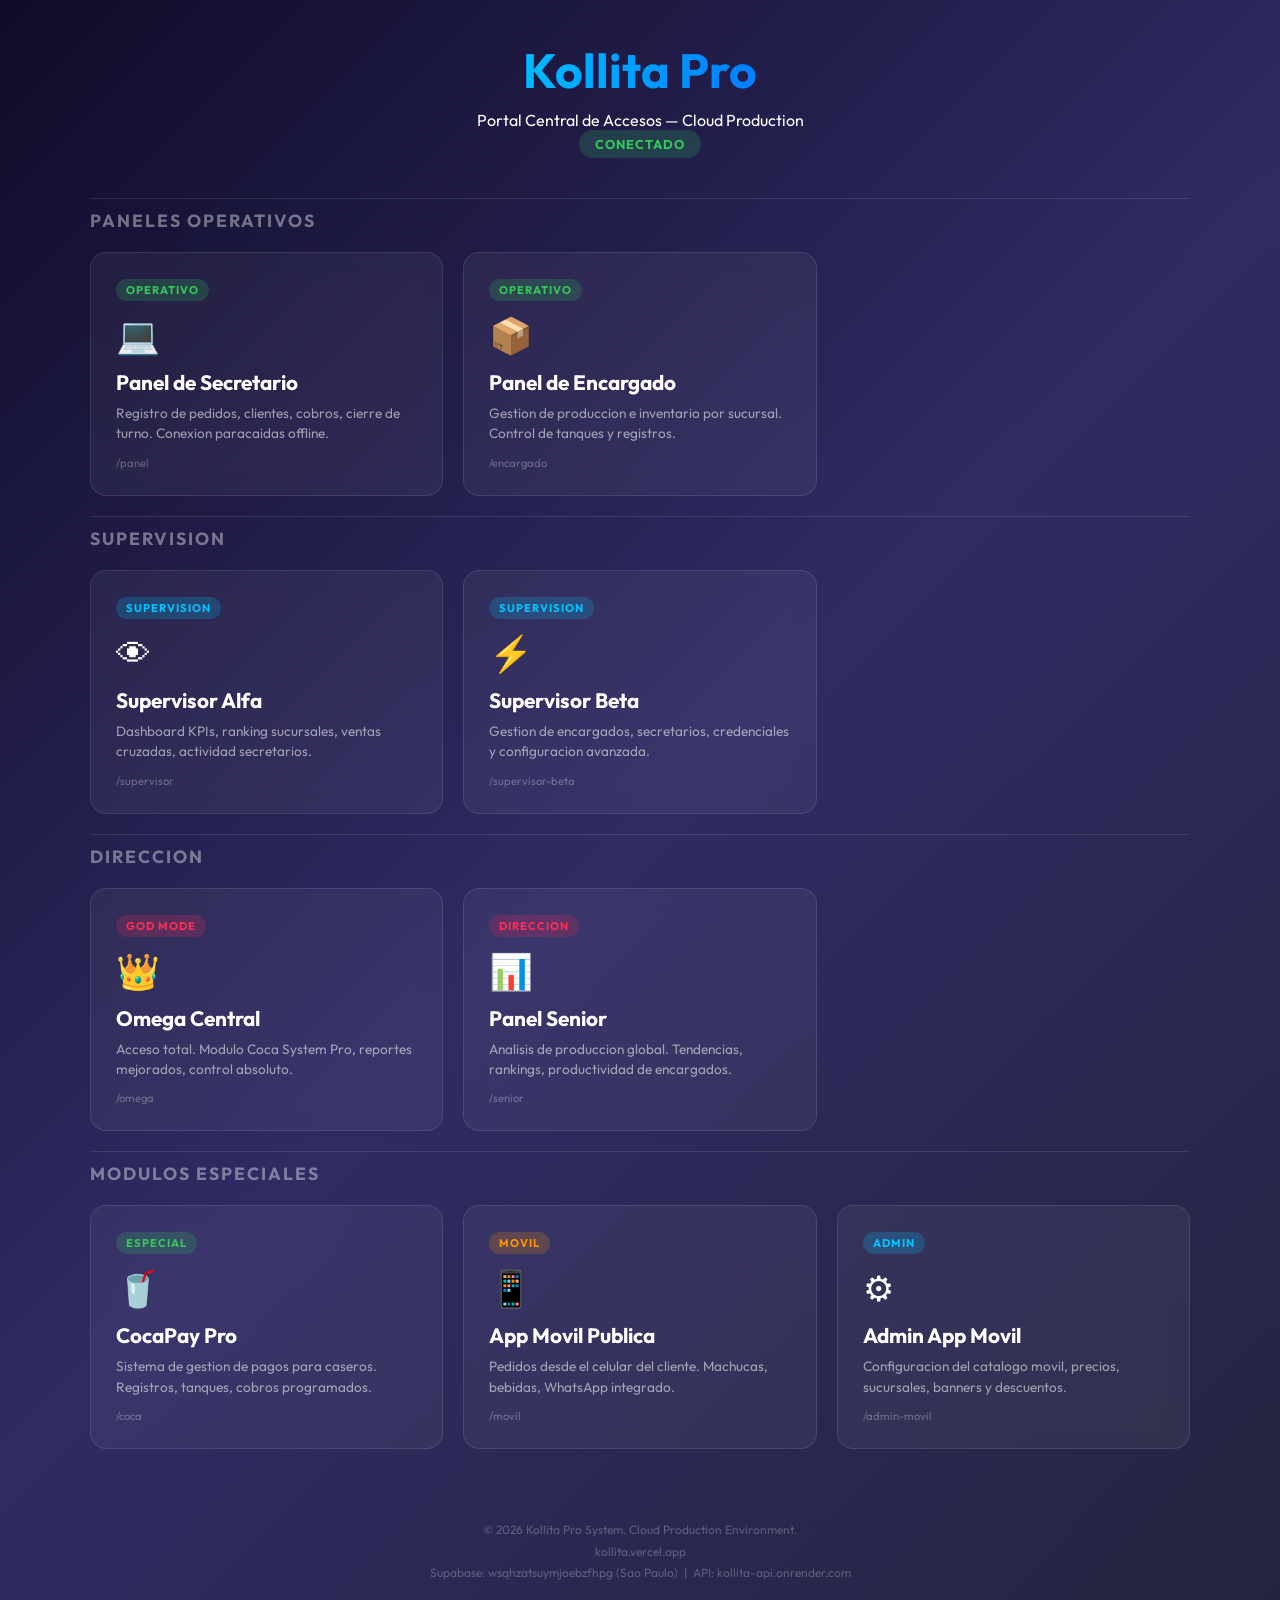
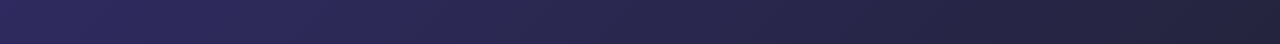
<file: index.html>
<!DOCTYPE html>
<html lang="es">
<head>
    <meta charset="UTF-8">
    <meta name="viewport" content="width=device-width, initial-scale=1.0">
    <title>Kollita Pro — Portal de Acceso</title>
    <link href="https://fonts.googleapis.com/css2?family=Outfit:wght@300;500;700&display=swap" rel="stylesheet">
    <style>
        * { box-sizing: border-box; margin: 0; padding: 0; }
        body {
            font-family: 'Outfit', sans-serif;
            background: linear-gradient(135deg, #0f0c29, #302b63, #24243e);
            color: #fff;
            min-height: 100vh;
            display: flex;
            flex-direction: column;
            align-items: center;
            padding: 40px 20px;
        }
        .header { text-align: center; margin-bottom: 40px; }
        .header h1 {
            font-size: 3em; font-weight: 700;
            background: linear-gradient(90deg, #00c6ff, #0072ff);
            -webkit-background-clip: text; -webkit-text-fill-color: transparent;
            margin-bottom: 10px;
        }
        .header .status {
            display: inline-block; padding: 6px 16px; border-radius: 20px;
            font-size: 0.8em; font-weight: 700; letter-spacing: 1px;
            background: rgba(52,199,89,0.2); color: #34c759;
        }
        .header .status.off { background: rgba(255,45,85,0.2); color: #ff2d55; }
        .grid {
            display: grid;
            grid-template-columns: repeat(auto-fit, minmax(280px, 1fr));
            gap: 20px; width: 100%; max-width: 1100px;
        }
        .card {
            background: rgba(255,255,255,0.05);
            border: 1px solid rgba(255,255,255,0.1);
            border-radius: 16px; padding: 25px;
            text-decoration: none; color: #fff;
            transition: all 0.3s;
            backdrop-filter: blur(10px);
            display: flex; flex-direction: column;
        }
        .card:hover {
            transform: translateY(-5px);
            background: rgba(255,255,255,0.1);
            border-color: rgba(0,198,255,0.5);
            box-shadow: 0 10px 30px rgba(0,198,255,0.2);
        }
        .card-icon { font-size: 2.2em; margin-bottom: 12px; }
        .card-title { font-size: 1.3em; font-weight: 700; margin-bottom: 8px; }
        .card-desc { font-size: 0.85em; color: rgba(255,255,255,0.55); line-height: 1.5; flex:1; }
        .card-domain { font-size: 0.7em; color: rgba(255,255,255,0.3); margin-top: 12px; }
        .badge {
            display: inline-block; padding: 4px 10px; border-radius: 20px;
            font-size: 0.7em; font-weight: 700; margin-bottom: 12px;
            text-transform: uppercase; letter-spacing: 1px;
        }
        .badge.admin { background: rgba(255,45,85,0.2); color: #ff2d55; }
        .badge.super { background: rgba(0,198,255,0.2); color: #00c6ff; }
        .badge.op { background: rgba(52,199,89,0.2); color: #34c759; }
        .badge.mobile { background: rgba(255,149,0,0.2); color: #ff9500; }
        .section-title {
            grid-column: 1 / -1;
            font-size: 1.1em; font-weight: 700; color: rgba(255,255,255,0.4);
            text-transform: uppercase; letter-spacing: 2px;
            padding-top: 10px; border-top: 1px solid rgba(255,255,255,0.1);
        }
        footer {
            margin-top: 50px; padding: 20px;
            font-size: 0.75em; color: rgba(255,255,255,0.25);
            text-align: center; line-height: 1.8;
        }
        footer a { color: rgba(255,255,255,0.25); text-decoration: none; }
        footer a:hover { color: #00c6ff; }

        @media (max-width: 600px) {
            .header h1 { font-size: 2em; }
            .grid { grid-template-columns: 1fr; }
        }
    </style>
</head>
<body>

    <div class="header">
        <h1>Kollita Pro</h1>
        <p>Portal Central de Accesos &mdash; Cloud Production</p>
        <div id="sys-status" class="status">CONECTADO</div>
    </div>

    <div class="grid">
        <div class="section-title">PANELES OPERATIVOS</div>

        <a href="/panel" class="card">
            <div>
                <span class="badge op">Operativo</span>
                <div class="card-icon">&#x1F4BB;</div>
                <div class="card-title">Panel de Secretario</div>
                <div class="card-desc">Registro de pedidos, clientes, cobros, cierre de turno. Conexion paracaidas offline.</div>
                <div class="card-domain">/panel</div>
            </div>
        </a>

        <a href="/encargado" class="card">
            <div>
                <span class="badge op">Operativo</span>
                <div class="card-icon">&#x1F4E6;</div>
                <div class="card-title">Panel de Encargado</div>
                <div class="card-desc">Gestion de produccion e inventario por sucursal. Control de tanques y registros.</div>
                <div class="card-domain">/encargado</div>
            </div>
        </a>

        <div class="section-title">SUPERVISION</div>

        <a href="/supervisor" class="card">
            <div>
                <span class="badge super">Supervision</span>
                <div class="card-icon">&#x1F441;</div>
                <div class="card-title">Supervisor Alfa</div>
                <div class="card-desc">Dashboard KPIs, ranking sucursales, ventas cruzadas, actividad secretarios.</div>
                <div class="card-domain">/supervisor</div>
            </div>
        </a>

        <a href="/supervisor-beta" class="card">
            <div>
                <span class="badge super">Supervision</span>
                <div class="card-icon">&#x26A1;</div>
                <div class="card-title">Supervisor Beta</div>
                <div class="card-desc">Gestion de encargados, secretarios, credenciales y configuracion avanzada.</div>
                <div class="card-domain">/supervisor-beta</div>
            </div>
        </a>

        <div class="section-title">DIRECCION</div>

        <a href="/omega" class="card">
            <div>
                <span class="badge admin">God Mode</span>
                <div class="card-icon">&#x1F451;</div>
                <div class="card-title">Omega Central</div>
                <div class="card-desc">Acceso total. Modulo Coca System Pro, reportes mejorados, control absoluto.</div>
                <div class="card-domain">/omega</div>
            </div>
        </a>

        <a href="/senior" class="card">
            <div>
                <span class="badge admin">Direccion</span>
                <div class="card-icon">&#x1F4CA;</div>
                <div class="card-title">Panel Senior</div>
                <div class="card-desc">Analisis de produccion global. Tendencias, rankings, productividad de encargados.</div>
                <div class="card-domain">/senior</div>
            </div>
        </a>

        <div class="section-title">MODULOS ESPECIALES</div>

        <a href="/coca" class="card">
            <div>
                <span class="badge op">Especial</span>
                <div class="card-icon">&#x1F964;</div>
                <div class="card-title">CocaPay Pro</div>
                <div class="card-desc">Sistema de gestion de pagos para caseros. Registros, tanques, cobros programados.</div>
                <div class="card-domain">/coca</div>
            </div>
        </a>

        <a href="/movil" class="card">
            <div>
                <span class="badge mobile">Movil</span>
                <div class="card-icon">&#x1F4F1;</div>
                <div class="card-title">App Movil Publica</div>
                <div class="card-desc">Pedidos desde el celular del cliente. Machucas, bebidas, WhatsApp integrado.</div>
                <div class="card-domain">/movil</div>
            </div>
        </a>

        <a href="/admin-movil" class="card">
            <div>
                <span class="badge super">Admin</span>
                <div class="card-icon">&#x2699;</div>
                <div class="card-title">Admin App Movil</div>
                <div class="card-desc">Configuracion del catalogo movil, precios, sucursales, banners y descuentos.</div>
                <div class="card-domain">/admin-movil</div>
            </div>
        </a>
    </div>

    <footer>
        &copy; 2026 Kollita Pro System. Cloud Production Environment.<br>
        <a href="https://kollita.vercel.app">kollita.vercel.app</a><br>
        Supabase: wsqhzatsuymjoebzfhpg (Sao Paulo) &nbsp;|&nbsp; API: kollita-api.onrender.com
    </footer>

    <script>
        (function(){
            var dot = document.getElementById('sys-status');
            if (!navigator.onLine) { dot.textContent = 'OFFLINE'; dot.className = 'status off'; }
            window.addEventListener('online', function(){ dot.textContent = 'CONECTADO'; dot.className = 'status'; });
            window.addEventListener('offline', function(){ dot.textContent = 'OFFLINE'; dot.className = 'status off'; });
        })();
    </script>

</body>
</html>
</file>
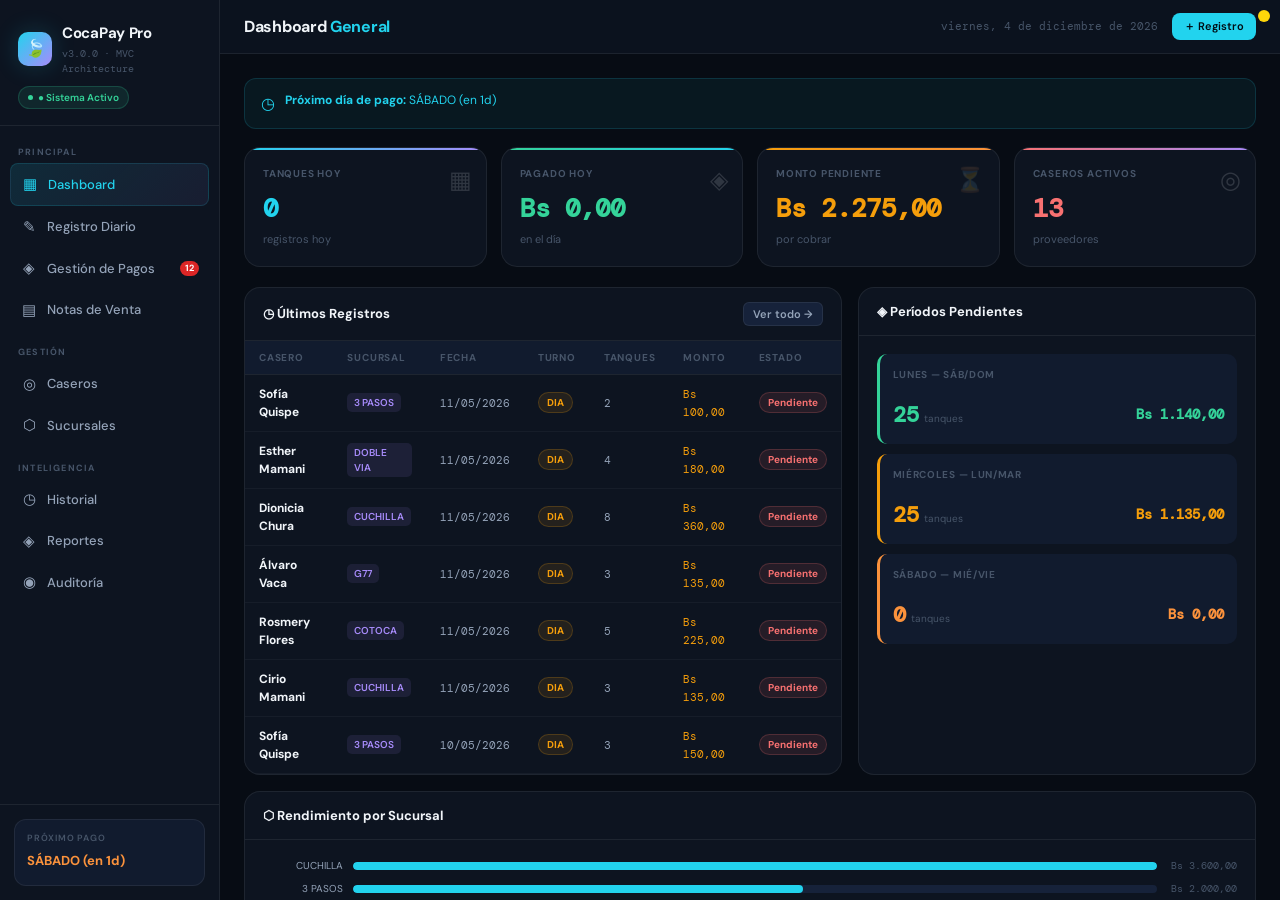
<file: coca_system_pro.html>
<!DOCTYPE html>
<html lang="es">

  <head>
    <meta charset="UTF-8">
    <meta name="viewport" content="width=device-width, initial-scale=1.0">
    <title>CocaPay Pro — Sistema de Gestión de Pagos</title>
    <link
      href="https://fonts.googleapis.com/css2?family=DM+Sans:wght@300;400;500;600;700&family=DM+Mono:wght@400;500&display=swap"
      rel="stylesheet">
    <style>
      /* ═══════════════════════════════════════════
   DESIGN TOKENS
═══════════════════════════════════════════ */
      :root {
        --c-bg: #070c14;
        --c-surface: #0d1420;
        --c-surface2: #111b2e;
        --c-surface3: #16223a;
        --c-border: rgba(255, 255, 255, .07);
        --c-border2: rgba(255, 255, 255, .12);

        --c-primary: #22d3ee;
        --c-primary-d: #0e9ab2;
        --c-accent: #f59e0b;
        --c-accent-d: #b45309;
        --c-green: #34d399;
        --c-green-d: #059669;
        --c-red: #f87171;
        --c-red-d: #dc2626;
        --c-purple: #a78bfa;
        --c-orange: #fb923c;

        --c-text: #f1f5f9;
        --c-text2: #94a3b8;
        --c-text3: #475569;

        --r-sm: 8px;
        --r-md: 12px;
        --r-lg: 16px;
        --r-xl: 20px;

        --shadow-sm: 0 1px 3px rgba(0, 0, 0, .4);
        --shadow-md: 0 4px 16px rgba(0, 0, 0, .5);
        --shadow-lg: 0 12px 40px rgba(0, 0, 0, .6);
        --glow-primary: 0 0 24px rgba(34, 211, 238, .18);
        --glow-accent: 0 0 24px rgba(245, 158, 11, .18);
        --glow-green: 0 0 24px rgba(52, 211, 153, .18);
      }

      /* ═══════════════════════════════════════════
   RESET & BASE
═══════════════════════════════════════════ */
      *,
      *::before,
      *::after {
        box-sizing: border-box;
        margin: 0;
        padding: 0
      }

      html {
        height: 100%
      }

      body {
        font-family: 'DM Sans', sans-serif;
        background: var(--c-bg);
        color: var(--c-text);
        height: 100%;
        overflow: hidden;
        font-size: 14px;
        line-height: 1.5;
      }

      button {
        font-family: inherit;
        cursor: pointer;
        border: none;
        outline: none
      }

      input,
      select,
      textarea {
        font-family: inherit;
        outline: none
      }

      ::-webkit-scrollbar {
        width: 4px;
        height: 4px
      }

      ::-webkit-scrollbar-track {
        background: transparent
      }

      ::-webkit-scrollbar-thumb {
        background: var(--c-surface3);
        border-radius: 2px
      }

      /* ═══════════════════════════════════════════
   LAYOUT
═══════════════════════════════════════════ */
      #app {
        display: flex;
        height: 100vh;
        overflow: hidden
      }

      /* ── Sidebar ── */
      #sidebar {
        width: 220px;
        min-width: 220px;
        background: var(--c-surface);
        border-right: 1px solid var(--c-border);
        display: flex;
        flex-direction: column;
        overflow: hidden;
      }

      .sb-brand {
        padding: 22px 18px 16px;
        border-bottom: 1px solid var(--c-border);
      }

      .sb-brand-mark {
        display: flex;
        align-items: center;
        gap: 10px;
      }

      .sb-icon {
        width: 34px;
        height: 34px;
        background: linear-gradient(135deg, var(--c-primary), var(--c-purple));
        border-radius: 10px;
        display: flex;
        align-items: center;
        justify-content: center;
        font-size: 17px;
        box-shadow: var(--glow-primary);
        flex-shrink: 0;
      }

      .sb-title {
        font-size: 15px;
        font-weight: 700;
        letter-spacing: -.3px
      }

      .sb-subtitle {
        font-size: 10px;
        color: var(--c-text3);
        font-family: 'DM Mono';
        margin-top: 1px
      }

      .sb-env {
        margin-top: 10px;
        display: inline-flex;
        align-items: center;
        gap: 5px;
        background: rgba(52, 211, 153, .1);
        border: 1px solid rgba(52, 211, 153, .2);
        border-radius: 20px;
        padding: 3px 9px;
        font-size: 10px;
        color: var(--c-green);
        font-weight: 600;
      }

      .sb-env::before {
        content: '';
        width: 5px;
        height: 5px;
        border-radius: 50%;
        background: var(--c-green);
        display: inline-block;
        animation: pulse 2s infinite
      }

      @keyframes pulse {

        0%,
        100% {
          opacity: 1
        }

        50% {
          opacity: .4
        }
      }

      .sb-nav {
        flex: 1;
        overflow-y: auto;
        padding: 12px 10px
      }

      .sb-section-label {
        font-size: 9px;
        font-weight: 700;
        color: var(--c-text3);
        text-transform: uppercase;
        letter-spacing: 1.2px;
        padding: 8px 8px 4px;
      }

      .sb-item {
        display: flex;
        align-items: center;
        gap: 9px;
        padding: 9px 10px;
        border-radius: var(--r-sm);
        color: var(--c-text2);
        font-size: 13px;
        font-weight: 500;
        cursor: pointer;
        transition: all .15s;
        margin-bottom: 1px;
        position: relative;
      }

      .sb-item:hover {
        background: var(--c-surface2);
        color: var(--c-text)
      }

      .sb-item.active {
        background: linear-gradient(135deg, rgba(34, 211, 238, .12), rgba(167, 139, 250, .08));
        color: var(--c-primary);
        border: 1px solid rgba(34, 211, 238, .15);
      }

      .sb-item .ico {
        font-size: 15px;
        width: 18px;
        text-align: center;
        flex-shrink: 0
      }

      .sb-item .lbl {
        flex: 1
      }

      .sb-badge {
        background: var(--c-red-d);
        color: #fff;
        font-size: 9px;
        font-weight: 700;
        padding: 1px 5px;
        border-radius: 10px;
        min-width: 18px;
        text-align: center;
      }

      .sb-footer {
        border-top: 1px solid var(--c-border);
        padding: 14px;
      }

      .pay-next {
        background: var(--c-surface2);
        border-radius: var(--r-md);
        padding: 12px;
        border: 1px solid var(--c-border);
      }

      .pay-next-label {
        font-size: 9px;
        color: var(--c-text3);
        font-weight: 600;
        text-transform: uppercase;
        letter-spacing: .8px;
        margin-bottom: 5px
      }

      .pay-next-value {
        font-size: 13px;
        font-weight: 700
      }

      .pay-next-value.lunes {
        color: var(--c-green)
      }

      .pay-next-value.miercoles {
        color: var(--c-accent)
      }

      .pay-next-value.sabado {
        color: var(--c-orange)
      }

      .pay-next-sub {
        font-size: 10px;
        color: var(--c-text3);
        margin-top: 3px
      }

      /* ── Main Content ── */
      #content {
        flex: 1;
        display: flex;
        flex-direction: column;
        overflow: hidden
      }

      .topbar {
        height: 54px;
        min-height: 54px;
        background: rgba(13, 20, 32, .92);
        backdrop-filter: blur(20px);
        border-bottom: 1px solid var(--c-border);
        display: flex;
        align-items: center;
        padding: 0 24px;
        gap: 14px;
        position: relative;
        z-index: 10;
      }

      .topbar-title {
        font-size: 16px;
        font-weight: 700;
        flex: 1;
        letter-spacing: -.3px
      }

      .topbar-title span {
        color: var(--c-primary)
      }

      .topbar-date {
        font-size: 11px;
        color: var(--c-text3);
        font-family: 'DM Mono'
      }

      .page-wrap {
        flex: 1;
        overflow-y: auto;
        padding: 24px
      }

      /* ═══════════════════════════════════════════
   COMPONENTS
═══════════════════════════════════════════ */

      /* ── Buttons ── */
      .btn {
        display: inline-flex;
        align-items: center;
        gap: 6px;
        padding: 8px 16px;
        border-radius: var(--r-sm);
        font-size: 12px;
        font-weight: 600;
        transition: all .15s;
        white-space: nowrap;
      }

      .btn-xs {
        padding: 4px 9px;
        font-size: 11px;
        border-radius: 6px
      }

      .btn-sm {
        padding: 6px 12px;
        font-size: 11px
      }

      .btn-lg {
        padding: 10px 22px;
        font-size: 13px
      }

      .btn-primary {
        background: var(--c-primary);
        color: #000d14
      }

      .btn-primary:hover {
        background: #38e8ff;
        box-shadow: var(--glow-primary)
      }

      .btn-ghost {
        background: var(--c-surface3);
        color: var(--c-text2);
        border: 1px solid var(--c-border)
      }

      .btn-ghost:hover {
        background: var(--c-surface2);
        color: var(--c-text);
        border-color: var(--c-border2)
      }

      .btn-success {
        background: var(--c-green-d);
        color: #fff
      }

      .btn-success:hover {
        background: var(--c-green);
        color: #000
      }

      .btn-danger {
        background: rgba(248, 113, 113, .1);
        color: var(--c-red);
        border: 1px solid rgba(248, 113, 113, .2)
      }

      .btn-danger:hover {
        background: var(--c-red-d);
        color: #fff;
        border-color: transparent
      }

      .btn-accent {
        background: var(--c-accent-d);
        color: #fff
      }

      .btn-accent:hover {
        background: var(--c-accent);
        color: #000
      }

      .btn-purple {
        background: rgba(167, 139, 250, .12);
        color: var(--c-purple);
        border: 1px solid rgba(167, 139, 250, .2)
      }

      .btn-purple:hover {
        background: var(--c-purple);
        color: #000
      }

      /* ── Cards ── */
      .card {
        background: var(--c-surface);
        border: 1px solid var(--c-border);
        border-radius: var(--r-lg);
        overflow: hidden;
      }

      .card-header {
        padding: 14px 18px;
        border-bottom: 1px solid var(--c-border);
        display: flex;
        align-items: center;
        justify-content: space-between;
        gap: 10px;
      }

      .card-title {
        font-size: 13px;
        font-weight: 700;
        display: flex;
        align-items: center;
        gap: 7px
      }

      .card-body {
        padding: 18px
      }

      .card-body-flush {
        padding: 0
      }

      /* ── Stat Cards ── */
      .stats-row {
        display: grid;
        grid-template-columns: repeat(4, 1fr);
        gap: 14px;
        margin-bottom: 20px
      }

      .stat {
        background: var(--c-surface);
        border: 1px solid var(--c-border);
        border-radius: var(--r-lg);
        padding: 18px;
        position: relative;
        overflow: hidden;
        transition: transform .2s, box-shadow .2s;
      }

      .stat:hover {
        transform: translateY(-2px)
      }

      .stat-top-bar {
        position: absolute;
        top: 0;
        left: 0;
        right: 0;
        height: 2px
      }

      .stat.primary .stat-top-bar {
        background: linear-gradient(90deg, var(--c-primary), var(--c-purple))
      }

      .stat.green .stat-top-bar {
        background: linear-gradient(90deg, var(--c-green), var(--c-primary))
      }

      .stat.accent .stat-top-bar {
        background: linear-gradient(90deg, var(--c-accent), var(--c-orange))
      }

      .stat.red .stat-top-bar {
        background: linear-gradient(90deg, var(--c-red), var(--c-purple))
      }

      .stat-lbl {
        font-size: 10px;
        font-weight: 700;
        color: var(--c-text3);
        text-transform: uppercase;
        letter-spacing: .8px
      }

      .stat-val {
        font-size: 26px;
        font-weight: 700;
        margin: 8px 0 3px;
        font-family: 'DM Mono';
        letter-spacing: -1px
      }

      .stat.primary .stat-val {
        color: var(--c-primary)
      }

      .stat.green .stat-val {
        color: var(--c-green)
      }

      .stat.accent .stat-val {
        color: var(--c-accent)
      }

      .stat.red .stat-val {
        color: var(--c-red)
      }

      .stat-sub {
        font-size: 11px;
        color: var(--c-text3)
      }

      .stat-ico {
        position: absolute;
        right: 14px;
        top: 14px;
        font-size: 24px;
        opacity: .15
      }

      /* ── Table ── */
      .tbl-wrap {
        overflow-x: auto
      }

      table {
        width: 100%;
        border-collapse: collapse;
        font-size: 12px
      }

      thead th {
        background: var(--c-surface2);
        padding: 9px 14px;
        text-align: left;
        font-size: 10px;
        font-weight: 700;
        color: var(--c-text3);
        text-transform: uppercase;
        letter-spacing: .8px;
        border-bottom: 1px solid var(--c-border);
        white-space: nowrap;
      }

      tbody tr {
        border-bottom: 1px solid rgba(255, 255, 255, .04);
        transition: background .1s
      }

      tbody tr:hover {
        background: var(--c-surface2)
      }

      tbody td {
        padding: 10px 14px;
        color: var(--c-text2);
        vertical-align: middle
      }

      td.mono {
        font-family: 'DM Mono';
        font-size: 11px
      }

      td.bold {
        font-weight: 700;
        color: var(--c-text)
      }

      .tbl-empty {
        text-align: center;
        padding: 40px;
        color: var(--c-text3);
        font-size: 13px
      }

      /* ── Badges ── */
      .badge {
        display: inline-flex;
        align-items: center;
        gap: 4px;
        padding: 2px 8px;
        border-radius: 20px;
        font-size: 10px;
        font-weight: 700;
        white-space: nowrap;
      }

      .bg-green {
        background: rgba(52, 211, 153, .1);
        color: var(--c-green);
        border: 1px solid rgba(52, 211, 153, .2)
      }

      .bg-red {
        background: rgba(248, 113, 113, .1);
        color: var(--c-red);
        border: 1px solid rgba(248, 113, 113, .2)
      }

      .bg-accent {
        background: rgba(245, 158, 11, .1);
        color: var(--c-accent);
        border: 1px solid rgba(245, 158, 11, .2)
      }

      .bg-blue {
        background: rgba(34, 211, 238, .1);
        color: var(--c-primary);
        border: 1px solid rgba(34, 211, 238, .2)
      }

      .bg-purple {
        background: rgba(167, 139, 250, .1);
        color: var(--c-purple);
        border: 1px solid rgba(167, 139, 250, .2)
      }

      .bg-orange {
        background: rgba(251, 146, 60, .1);
        color: var(--c-orange);
        border: 1px solid rgba(251, 146, 60, .2)
      }

      /* ── Tags ── */
      .tag {
        display: inline-flex;
        align-items: center;
        padding: 2px 7px;
        border-radius: 5px;
        font-size: 10px;
        font-weight: 600
      }

      .tag-suc {
        background: rgba(167, 139, 250, .1);
        color: var(--c-purple)
      }

      /* ── Forms ── */
      .form-grid {
        display: grid;
        gap: 14px
      }

      .fg-2 {
        grid-template-columns: 1fr 1fr
      }

      .fg-3 {
        grid-template-columns: 1fr 1fr 1fr
      }

      .fg-4 {
        grid-template-columns: 1fr 1fr 1fr 1fr
      }

      .field {
        display: flex;
        flex-direction: column;
        gap: 5px
      }

      .field label {
        font-size: 10px;
        font-weight: 700;
        color: var(--c-text3);
        text-transform: uppercase;
        letter-spacing: .7px
      }

      .field input,
      .field select,
      .field textarea {
        background: var(--c-surface2);
        border: 1px solid var(--c-border);
        border-radius: var(--r-sm);
        padding: 8px 12px;
        color: var(--c-text);
        font-size: 13px;
        transition: border-color .15s, box-shadow .15s;
      }

      .field input:focus,
      .field select:focus {
        border-color: var(--c-primary);
        box-shadow: 0 0 0 3px rgba(34, 211, 238, .08);
      }

      .field select option {
        background: var(--c-surface)
      }

      /* ── Modal ── */
      .overlay {
        display: none;
        position: fixed;
        inset: 0;
        background: rgba(0, 0, 0, .75);
        backdrop-filter: blur(6px);
        z-index: 1000;
        align-items: center;
        justify-content: center;
      }

      .overlay.open {
        display: flex;
        animation: fadeIn .2s
      }

      @keyframes fadeIn {
        from {
          opacity: 0
        }

        to {
          opacity: 1
        }
      }

      .modal {
        background: var(--c-surface);
        border: 1px solid var(--c-border2);
        border-radius: var(--r-xl);
        width: 90%;
        max-height: 88vh;
        overflow-y: auto;
        box-shadow: var(--shadow-lg);
        animation: slideUp .22s ease;
      }

      .modal-sm {
        max-width: 480px
      }

      .modal-md {
        max-width: 600px
      }

      .modal-lg {
        max-width: 760px
      }

      @keyframes slideUp {
        from {
          opacity: 0;
          transform: translateY(16px)
        }

        to {
          opacity: 1;
          transform: none
        }
      }

      .modal-head {
        padding: 18px 22px;
        border-bottom: 1px solid var(--c-border);
        display: flex;
        align-items: center;
        justify-content: space-between;
        position: sticky;
        top: 0;
        background: var(--c-surface);
        z-index: 1;
      }

      .modal-head h3 {
        font-size: 15px;
        font-weight: 700
      }

      .modal-close {
        background: var(--c-surface2);
        border: 1px solid var(--c-border);
        border-radius: 6px;
        width: 28px;
        height: 28px;
        display: flex;
        align-items: center;
        justify-content: center;
        color: var(--c-text3);
        font-size: 14px;
        transition: all .15s;
      }

      .modal-close:hover {
        background: var(--c-red-d);
        color: #fff;
        border-color: transparent
      }

      .modal-body {
        padding: 22px
      }

      .modal-foot {
        padding: 14px 22px;
        border-top: 1px solid var(--c-border);
        display: flex;
        justify-content: flex-end;
        gap: 8px;
        position: sticky;
        bottom: 0;
        background: var(--c-surface);
      }

      /* ── Alert Banner ── */
      .alert {
        display: flex;
        align-items: flex-start;
        gap: 10px;
        padding: 12px 16px;
        border-radius: var(--r-md);
        margin-bottom: 18px;
        font-size: 12px;
      }

      .alert-info {
        background: rgba(34, 211, 238, .06);
        border: 1px solid rgba(34, 211, 238, .15);
        color: var(--c-primary)
      }

      .alert-success {
        background: rgba(52, 211, 153, .06);
        border: 1px solid rgba(52, 211, 153, .15);
        color: var(--c-green)
      }

      .alert-warn {
        background: rgba(245, 158, 11, .06);
        border: 1px solid rgba(245, 158, 11, .15);
        color: var(--c-accent)
      }

      .alert-ico {
        font-size: 16px;
        flex-shrink: 0;
        margin-top: 1px
      }

      /* ── Periodo Tabs ── */
      .periodo-tabs {
        display: flex;
        gap: 8px;
        margin-bottom: 18px;
        flex-wrap: wrap
      }

      .ptab {
        padding: 8px 18px;
        border-radius: var(--r-md);
        border: 1px solid var(--c-border);
        background: var(--c-surface);
        cursor: pointer;
        font-size: 12px;
        font-weight: 600;
        color: var(--c-text3);
        transition: all .15s;
      }

      .ptab:hover {
        border-color: var(--c-border2);
        color: var(--c-text)
      }

      .ptab.p-lunes {
        background: rgba(52, 211, 153, .08);
        border-color: rgba(52, 211, 153, .25);
        color: var(--c-green)
      }

      .ptab.p-miercoles {
        background: rgba(245, 158, 11, .08);
        border-color: rgba(245, 158, 11, .25);
        color: var(--c-accent)
      }

      .ptab.p-sabado {
        background: rgba(251, 146, 60, .08);
        border-color: rgba(251, 146, 60, .25);
        color: var(--c-orange)
      }

      /* ── Toast ── */
      #toast-stack {
        position: fixed;
        bottom: 20px;
        right: 20px;
        z-index: 9999;
        display: flex;
        flex-direction: column;
        gap: 8px;
        pointer-events: none
      }

      .toast-item {
        background: var(--c-surface2);
        border: 1px solid var(--c-border2);
        border-radius: var(--r-md);
        padding: 12px 16px;
        font-size: 12px;
        min-width: 260px;
        box-shadow: var(--shadow-md);
        display: flex;
        align-items: center;
        gap: 9px;
        animation: toastIn .25s ease;
        pointer-events: all;
      }

      .toast-item.removing {
        animation: toastOut .25s ease forwards
      }

      @keyframes toastIn {
        from {
          opacity: 0;
          transform: translateX(20px)
        }

        to {
          opacity: 1;
          transform: none
        }
      }

      @keyframes toastOut {
        to {
          opacity: 0;
          transform: translateX(20px)
        }
      }

      .toast-item.t-success {
        border-left: 3px solid var(--c-green)
      }

      .toast-item.t-error {
        border-left: 3px solid var(--c-red)
      }

      .toast-item.t-info {
        border-left: 3px solid var(--c-primary)
      }

      .toast-item.t-warn {
        border-left: 3px solid var(--c-accent)
      }

      /* ══════ TICKET TÉRMICO (80mm) ══════ */
      .ticket-container {
        display: none;
        width: 76mm;
        max-width: 76mm;
        font-family: 'Courier New', monospace;
        font-size: 11pt;
        font-weight: bold;
        color: #000;
        line-height: 1.2;
        padding: 2mm;
      }

      .ticket-header {
        text-align: center;
        margin-bottom: 2px
      }

      .ticket-title {
        font-size: 16pt;
        font-weight: 900;
        margin: 1px 0;
        letter-spacing: 0.5px
      }

      .ticket-subtitle {
        font-size: 9pt;
        font-weight: bold;
        margin: 1px 0;
        line-height: 1.15
      }

      .ticket-info {
        margin-bottom: 2px;
        font-size: 10pt;
        font-weight: bold
      }

      .ticket-line {
        display: flex;
        justify-content: space-between;
        margin: 1px 0;
        line-height: 1.2
      }

      .ticket-items {
        margin-bottom: 2px
      }

      .ticket-item-row {
        display: flex;
        margin: 1px 0;
        line-height: 1.2;
        font-weight: bold;
        font-size: 10pt
      }

      .ticket-totals {
        margin: 2px 0;
        font-size: 10pt;
        font-weight: bold
      }

      .ticket-total-line {
        display: flex;
        justify-content: space-between;
        margin: 1px 0;
        line-height: 1.2;
        font-weight: bold
      }

      .ticket-footer {
        text-align: center;
        margin-top: 2px;
        font-size: 9pt;
        font-weight: bold;
        line-height: 1.2
      }

      .ticket-divider {
        border: none;
        border-top: 2px solid #000;
        margin: 2px 0
      }

      .ticket-dashed {
        border: none;
        border-top: 1px dashed #000;
        margin: 2px 0
      }

      .ticket-double {
        border-top: 3px double #000;
        border-bottom: 3px double #000;
        padding: 2px 0;
        margin: 2px 0
      }

      /* ── Nota de Venta (Térmica, legado) ── */
      .receipt {
        display: none
      }

      /* ── Timeline Auditoria ── */
      .timeline {
        padding-left: 22px;
        position: relative
      }

      .timeline::before {
        content: '';
        position: absolute;
        left: 6px;
        top: 0;
        bottom: 0;
        width: 1px;
        background: var(--c-border)
      }

      .tl-item {
        position: relative;
        margin-bottom: 16px
      }

      .tl-dot {
        position: absolute;
        left: -19px;
        top: 6px;
        width: 10px;
        height: 10px;
        border-radius: 50%;
        border: 2px solid var(--c-surface);
      }

      .tl-dot.green {
        background: var(--c-green)
      }

      .tl-dot.blue {
        background: var(--c-primary)
      }

      .tl-dot.accent {
        background: var(--c-accent)
      }

      .tl-dot.red {
        background: var(--c-red)
      }

      .tl-dot.purple {
        background: var(--c-purple)
      }

      .tl-card {
        background: var(--c-surface2);
        border: 1px solid var(--c-border);
        border-radius: var(--r-sm);
        padding: 10px 14px
      }

      .tl-time {
        font-size: 9px;
        color: var(--c-text3);
        font-family: 'DM Mono'
      }

      .tl-action {
        font-size: 11px;
        font-weight: 700;
        color: var(--c-text);
        margin-top: 1px
      }

      .tl-detail {
        font-size: 11px;
        color: var(--c-text2);
        margin-top: 2px
      }

      /* ── Charts (CSS bars) ── */
      .bar-chart {
        display: flex;
        flex-direction: column;
        gap: 8px
      }

      .bar-item {
        display: flex;
        align-items: center;
        gap: 10px;
        font-size: 11px
      }

      .bar-label {
        width: 80px;
        color: var(--c-text2);
        text-align: right;
        flex-shrink: 0;
        font-size: 10px
      }

      .bar-track {
        flex: 1;
        height: 8px;
        background: var(--c-surface3);
        border-radius: 4px;
        overflow: hidden
      }

      .bar-fill {
        height: 100%;
        border-radius: 4px;
        transition: width .6s ease
      }

      .bar-val {
        width: 70px;
        text-align: right;
        font-family: 'DM Mono';
        font-size: 10px;
        color: var(--c-text3)
      }

      /* ── Divider ── */
      .divider {
        height: 1px;
        background: var(--c-border);
        margin: 18px 0
      }

      /* ── Utility ── */
      .flex {
        display: flex
      }

      .items-center {
        align-items: center
      }

      .justify-between {
        justify-content: space-between
      }

      .gap-2 {
        gap: 8px
      }

      .gap-3 {
        gap: 12px
      }

      .gap-4 {
        gap: 16px
      }

      .mt-4 {
        margin-top: 16px
      }

      .mb-4 {
        margin-bottom: 16px
      }

      .text-right {
        text-align: right
      }

      .text-center {
        text-align: center
      }

      .w-full {
        width: 100%
      }

      .col-span-2 {
        grid-column: span 2
      }

      .col-span-3 {
        grid-column: span 3
      }

      .fw-700 {
        font-weight: 700
      }

      .c-primary {
        color: var(--c-primary)
      }

      .c-accent {
        color: var(--c-accent)
      }

      .c-green {
        color: var(--c-green)
      }

      .c-red {
        color: var(--c-red)
      }

      .c-text3 {
        color: var(--c-text3)
      }

      .c-text2 {
        color: var(--c-text2)
      }

      .fs-11 {
        font-size: 11px
      }

      .fs-10 {
        font-size: 10px
      }

      /* ── Page transitions ── */
      .page {
        display: none;
        animation: pageFade .2s ease
      }

      .page.active {
        display: block
      }

      @keyframes pageFade {
        from {
          opacity: 0;
          transform: translateY(6px)
        }

        to {
          opacity: 1;
          transform: none
        }
      }

      /* ── Infobox ── */
      .infobox {
        background: var(--c-surface2);
        border: 1px solid var(--c-border);
        border-radius: var(--r-md);
        padding: 14px 16px;
        display: flex;
        gap: 10px;
        font-size: 12px;
      }

      .infobox-ico {
        font-size: 18px;
        flex-shrink: 0
      }

      /* Print — Térmica 80mm */
      @media print {
        * {
          -webkit-print-color-adjust: exact !important;
          print-color-adjust: exact !important
        }

        body * {
          visibility: hidden !important;
          display: none !important
        }

        #ticket-print,
        #ticket-print * {
          visibility: visible !important;
          display: block !important
        }

        /* Restaurar flex DESPUÉS del block genérico */
        #ticket-print .ticket-line,
        #ticket-print .ticket-item-header,
        #ticket-print .ticket-item-row,
        #ticket-print .ticket-total-line,
        .ticket-line,
        .ticket-item-header,
        .ticket-item-row,
        .ticket-total-line {
          display: flex !important
        }

        #ticket-print span {
          display: inline !important
        }

        #ticket-print .table-responsive {
          display: block !important
        }

        html,
        body {
          width: 80mm !important;
          height: auto !important;
          margin: 0 !important;
          padding: 0 !important;
          overflow: hidden !important
        }

        #ticket-print {
          position: absolute !important;
          left: 0 !important;
          top: 0 !important;
          width: 76mm !important;
          max-width: 76mm !important;
          margin: 2mm !important;
          padding: 0 !important
        }

        @page {
          size: 80mm auto !important;
          margin: 0 !important
        }

        .ticket-container,
        #ticket-print,
        .ticket-header,
        .ticket-info,
        .ticket-items,
        .ticket-item-row,
        .ticket-totals,
        .ticket-footer {
          page-break-inside: avoid !important
        }
      }
    </style>
  </head>

  <body>
    <span id="sync-indicator" style="position:fixed;top:10px;right:10px;width:12px;height:12px;border-radius:50%;background:#ff2d55;z-index:9999;" title="Sin conexión a Supabase"></span>
    <div id="app">
      <!-- SIDEBAR -->
      <nav id="sidebar">
        <div class="sb-brand">
          <div class="sb-brand-mark">
            <div class="sb-icon">🍃</div>
            <div>
              <div class="sb-title">CocaPay Pro</div>
              <div class="sb-subtitle">v3.0.0 · MVC Architecture</div>
            </div>
          </div>
          <div class="sb-env">● Sistema Activo</div>
        </div>

        <div class="sb-nav">
          <div class="sb-section-label">Principal</div>
          <div class="sb-item active" data-page="dashboard">
            <span class="ico">▦</span><span class="lbl">Dashboard</span>
          </div>
          <div class="sb-item" data-page="registro">
            <span class="ico">✎</span><span class="lbl">Registro Diario</span>
          </div>
          <div class="sb-item" data-page="pagos">
            <span class="ico">◈</span><span class="lbl">Gestión de Pagos</span>
            <span class="sb-badge" id="badge-pagos">0</span>
          </div>
          <div class="sb-item" data-page="notas">
            <span class="ico">▤</span><span class="lbl">Notas de Venta</span>
          </div>

          <div class="sb-section-label" style="margin-top:8px">Gestión</div>
          <div class="sb-item" data-page="caseros">
            <span class="ico">◎</span><span class="lbl">Caseros</span>
          </div>
          <div class="sb-item" data-page="sucursales">
            <span class="ico">⬡</span><span class="lbl">Sucursales</span>
          </div>

          <div class="sb-section-label" style="margin-top:8px">Inteligencia</div>
          <div class="sb-item" data-page="historial">
            <span class="ico">◷</span><span class="lbl">Historial</span>
          </div>
          <div class="sb-item" data-page="reportes">
            <span class="ico">◈</span><span class="lbl">Reportes</span>
          </div>
          <div class="sb-item" data-page="auditoria">
            <span class="ico">◉</span><span class="lbl">Auditoría</span>
          </div>
        </div>

        <div class="sb-footer">
          <div class="pay-next">
            <div class="pay-next-label">Próximo pago</div>
            <div class="pay-next-value" id="pnv"></div>
            <div class="pay-next-sub" id="pns"></div>
          </div>
        </div>
      </nav>

      <!-- CONTENT -->
      <div id="content">
        <div class="topbar no-print">
          <div class="topbar-title" id="tt">Dashboard <span>General</span></div>
          <div class="topbar-date" id="td"></div>
          <button class="btn btn-primary btn-sm" onclick="UI.openModal('m-registro-rapido')">＋ Registro</button>
        </div>

        <div class="page-wrap">

          <!-- ════ DASHBOARD ════ -->
          <div class="page active" id="page-dashboard">
            <div id="dash-alert"></div>
            <div class="stats-row" id="dash-stats"></div>
            <div style="display:grid;grid-template-columns:3fr 2fr;gap:16px;margin-bottom:16px">
              <div class="card">
                <div class="card-header">
                  <div class="card-title">◷ Últimos Registros</div>
                  <button class="btn btn-ghost btn-xs" onclick="Router.go('registro')">Ver todo →</button>
                </div>
                <div class="card-body-flush">
                  <div class="tbl-wrap">
                    <table>
                      <thead>
                        <tr>
                          <th>Casero</th>
                          <th>Sucursal</th>
                          <th>Fecha</th>
                          <th>Turno</th>
                          <th>Tanques</th>
                          <th>Monto</th>
                          <th>Estado</th>
                        </tr>
                      </thead>
                      <tbody id="dash-ultimos"></tbody>
                    </table>
                  </div>
                </div>
              </div>
              <div class="card">
                <div class="card-header">
                  <div class="card-title">◈ Períodos Pendientes</div>
                </div>
                <div class="card-body" id="dash-periodos"></div>
              </div>
            </div>
            <div class="card">
              <div class="card-header">
                <div class="card-title">⬡ Rendimiento por Sucursal</div>
              </div>
              <div class="card-body" id="dash-chart"></div>
            </div>
          </div>

          <!-- ════ REGISTRO ════ -->
          <div class="page" id="page-registro">
            <div class="card mb-4">
              <div class="card-header">
                <div class="card-title">✎ Nuevo Registro de Tanques</div>
              </div>
              <div class="card-body">
                <div class="form-grid fg-3" style="margin-bottom:14px">
                  <div class="field"><label>Casero *</label><select id="r-casero"></select></div>
                  <div class="field"><label>Sucursal *</label><select id="r-sucursal"></select></div>
                  <div class="field"><label>Fecha *</label><input type="date" id="r-fecha"></div>
                  <div class="field"><label>Turno</label>
                    <select id="r-turno">
                      <option value="DIA">☀ Turno Día</option>
                      <option value="TARDE">⛅ Turno Tarde</option>
                      <option value="NOCHE">◑ Turno Noche</option>
                    </select>
                  </div>
                  <div class="field"><label>Cantidad Tanques *</label><input type="number" id="r-tanques" min="0"
                      step="0.5" placeholder="0"></div>
                  <div class="field"><label>Precio / Tanque (Bs) *</label><input type="number" id="r-precio" min="0"
                      step="0.01" placeholder="45.00"></div>
                </div>
                <div class="field mb-4"><label>Observaciones</label><input type="text" id="r-obs"
                    placeholder="Notas opcionales..."></div>
                <div class="flex items-center gap-3">
                  <button class="btn btn-primary" onclick="RegistroController.guardar()">◉ Guardar Registro</button>
                  <button class="btn btn-ghost" onclick="RegistroController.limpiar()">✕ Limpiar</button>
                  <div style="margin-left:auto;font-size:12px;color:var(--c-text3)">
                    Subtotal: <strong class="c-accent" style="font-family:'DM Mono';font-size:14px" id="r-subtotal">Bs
                      0.00</strong>
                  </div>
                </div>
              </div>
            </div>

            <div class="card">
              <div class="card-header">
                <div class="card-title">▤ Registros</div>
                <div class="flex gap-2">
                  <input type="date" id="f-desde"
                    style="background:var(--c-surface2);border:1px solid var(--c-border);border-radius:6px;padding:5px 8px;color:var(--c-text);font-size:11px">
                  <input type="date" id="f-hasta"
                    style="background:var(--c-surface2);border:1px solid var(--c-border);border-radius:6px;padding:5px 8px;color:var(--c-text);font-size:11px">
                  <button class="btn btn-ghost btn-xs" onclick="RegistroController.filtrar()">Filtrar</button>
                  <button class="btn btn-ghost btn-xs" onclick="RegistroController.render()">✕</button>
                </div>
              </div>
              <div class="card-body-flush">
                <div class="tbl-wrap">
                  <table>
                    <thead>
                      <tr>
                        <th>#</th>
                        <th>Fecha</th>
                        <th>Día</th>
                        <th>Casero</th>
                        <th>Sucursal</th>
                        <th>Turno</th>
                        <th>Tanques</th>
                        <th>Precio</th>
                        <th>Monto</th>
                        <th>Estado</th>
                        <th></th>
                      </tr>
                    </thead>
                    <tbody id="tbl-registros"></tbody>
                  </table>
                </div>
              </div>
            </div>
          </div>

          <!-- ════ PAGOS ════ -->
          <div class="page" id="page-pagos">
            <div class="alert alert-info">
              <div class="alert-ico">ℹ</div>
              <div>
                <strong>Ciclo de Pagos del Sistema:</strong><br>
                <span style="color:var(--c-green)">● Lunes</span> → paga registros de <b>Sábado + Domingo</b>
                &nbsp;|&nbsp;
                <span style="color:var(--c-accent)">● Miércoles</span> → paga registros de <b>Lunes + Martes</b>
                &nbsp;|&nbsp;
                <span style="color:var(--c-orange)">● Sábado</span> → paga registros de <b>Mié + Jue + Viernes</b>
              </div>
            </div>
            <div class="periodo-tabs">
              <div class="ptab" id="pt-LUNES" onclick="PagoController.selectPeriodo('LUNES')">● Lunes — (Sáb/Dom)</div>
              <div class="ptab" id="pt-MIERCOLES" onclick="PagoController.selectPeriodo('MIERCOLES')">● Miércoles —
                (Lun/Mar)</div>
              <div class="ptab" id="pt-SABADO" onclick="PagoController.selectPeriodo('SABADO')">● Sábado — (Mié/Jue/Vie)
              </div>
            </div>
            <div class="card">
              <div class="card-header">
                <div class="card-title" id="pago-title">Selecciona un período</div>
                <div class="flex gap-2" id="pago-actions" style="display:none!important"></div>
              </div>
              <div class="card-body-flush">
                <div class="tbl-wrap">
                  <table>
                    <thead>
                      <tr>
                        <th>Casero</th>
                        <th>Sucursal</th>
                        <th>Días cubiertos</th>
                        <th>Tanques</th>
                        <th>Monto Total</th>
                        <th>Estado</th>
                        <th>Acción</th>
                      </tr>
                    </thead>
                    <tbody id="tbl-pagos"></tbody>
                  </table>
                </div>
              </div>
            </div>
          </div>

          <!-- ════ NOTAS ════ -->
          <div class="page" id="page-notas">
            <div style="display:grid;grid-template-columns:300px 1fr;gap:16px">
              <div class="card">
                <div class="card-header">
                  <div class="card-title">▤ Generar Nota</div>
                </div>
                <div class="card-body">
                  <div class="field mb-4"><label>Casero</label><select id="n-casero"></select></div>
                  <div class="field mb-4"><label>Período de Pago</label>
                    <select id="n-periodo">
                      <option value="LUNES">Lunes — Sáb/Dom</option>
                      <option value="MIERCOLES">Miércoles — Lun/Mar</option>
                      <option value="SABADO">Sábado — Mié/Jue/Vie</option>
                    </select>
                  </div>
                  <div class="field mb-4"><label>Semana del mes</label>
                    <select id="n-semana">
                      <option value="1">Semana 1</option>
                      <option value="2">Semana 2</option>
                      <option value="3">Semana 3</option>
                      <option value="4">Semana 4</option>
                      <option value="5">Semana 5</option>
                    </select>
                  </div>
                  <button class="btn btn-primary w-full" onclick="NotaController.generar()">Generar Nota de
                    Venta</button>
                  <button class="btn btn-ghost w-full mt-4" onclick="NotaController.imprimir()">🖨 Imprimir
                    Ticket</button>
                  <button class="btn btn-ghost w-full mt-4" onclick="UI.openModal('m-config-impresora')">⚙️ Configurar
                    Impresora</button>
                </div>
              </div>
              <div class="card">
                <div class="card-header">
                  <div class="card-title">Vista Previa</div>
                </div>
                <div class="card-body" id="nota-preview">
                  <div class="text-center c-text3" style="padding:48px 0">
                    <div style="font-size:40px;margin-bottom:10px">▤</div>
                    <div>Selecciona casero y período</div>
                  </div>
                </div>
              </div>
            </div>
            <div class="card mt-4">
              <div class="card-header">
                <div class="card-title">◷ Notas Generadas</div>
              </div>
              <div class="card-body-flush">
                <div class="tbl-wrap">
                  <table>
                    <thead>
                      <tr>
                        <th>#Nota</th>
                        <th>Fecha</th>
                        <th>Casero</th>
                        <th>Período</th>
                        <th>Semana</th>
                        <th>Tanques</th>
                        <th>Monto</th>
                      </tr>
                    </thead>
                    <tbody id="tbl-notas"></tbody>
                  </table>
                </div>
              </div>
            </div>
          </div>

          <!-- ════ CASEROS ════ -->
          <div class="page" id="page-caseros">
            <div class="flex justify-between mb-4">
              <div></div>
              <button class="btn btn-primary" onclick="_editCaseroId=null;document.getElementById('m-casero').querySelector('.modal-head h3').textContent='◎ Nuevo Casero / Proveedor';['c-nombre','c-tel'].forEach(function(id){document.getElementById(id).value=''});UI.openModal('m-casero')">＋ Nuevo Casero</button>
            </div>
            <div class="card">
              <div class="card-header">
                <div class="card-title">◎ Base de Datos — Caseros / Proveedores</div>
              </div>
              <div class="card-body-flush">
                <div class="tbl-wrap">
                  <table>
                      <thead>
                       <tr>
                         <th>#</th>
                         <th>Nombre</th>
                         <th>Teléfono</th>
                         <th>Sucursal</th>
                         <th>Estado</th>
                         <th>Acciones</th>
                       </tr>
                     </thead>
                    <tbody id="tbl-caseros"></tbody>
                  </table>
                </div>
              </div>
            </div>
          </div>

          <!-- ════ SUCURSALES ════ -->
          <div class="page" id="page-sucursales">
            <div class="flex justify-between mb-4">
              <div></div>
              <button class="btn btn-primary" onclick="UI.openModal('m-sucursal')">＋ Nueva Sucursal</button>
            </div>
            <div class="stats-row" id="suc-cards"></div>
            <div class="card">
              <div class="card-header">
                <div class="card-title">⬡ Detalle de Sucursales</div>
              </div>
              <div class="card-body-flush">
                <div class="tbl-wrap">
                  <table>
                    <thead>
                      <tr>
                        <th>Nombre</th>
                        <th>Código</th>
                        <th>Caseros</th>
                        <th>Tanques (mes)</th>
                        <th>Monto (mes)</th>
                        <th>Estado</th>
                        <th></th>
                      </tr>
                    </thead>
                    <tbody id="tbl-sucursales"></tbody>
                  </table>
                </div>
              </div>
            </div>
          </div>

          <!-- ════ HISTORIAL ════ -->
          <div class="page" id="page-historial">
            <div class="form-grid fg-3 mb-4">
              <div class="field"><label>Casero</label><select id="h-casero" onchange="HistorialController.render()">
                  <option value="">Todos</option>
                </select></div>
              <div class="field"><label>Sucursal</label><select id="h-sucursal" onchange="HistorialController.render()">
                  <option value="">Todas</option>
                </select></div>
              <div class="field"><label>Período</label>
                <select id="h-periodo" onchange="HistorialController.render()">
                  <option value="">Todos</option>
                  <option value="LUNES">Lunes</option>
                  <option value="MIERCOLES">Miércoles</option>
                  <option value="SABADO">Sábado</option>
                </select>
              </div>
            </div>
            <div class="card">
              <div class="card-header">
                <div class="card-title">◷ Historial de Pagos Procesados</div>
                <div id="h-total" class="c-accent" style="font-family:'DM Mono';font-size:13px;font-weight:700"></div>
              </div>
              <div class="card-body-flush">
                <div class="tbl-wrap">
                  <table>
                    <thead>
                      <tr>
                        <th>Fecha Pago</th>
                        <th>Casero</th>
                        <th>Sucursal</th>
                        <th>Período</th>
                        <th>Tanques</th>
                        <th>Monto</th>
                        <th>Nota</th>
                      </tr>
                    </thead>
                    <tbody id="tbl-historial"></tbody>
                  </table>
                </div>
              </div>
            </div>
          </div>

          <!-- ════ REPORTES ════ -->
          <div class="page" id="page-reportes">
            <div class="form-grid fg-3 mb-4">
              <div class="field"><label>Vista</label>
                <select id="rep-vista">
                  <option value="semana">Por Semana</option>
                  <option value="sucursal">Por Sucursal</option>
                  <option value="casero">Por Casero</option>
                  <option value="periodo">Por Período de Pago</option>
                </select>
              </div>
              <div class="field"><label>Casero (opcional)</label>
                <select id="rep-casero-f">
                  <option value="">Todos los caseros</option>
                </select>
              </div>
              <div class="field"><label>Desde / Hasta</label>
                <div style="display:flex;gap:8px">
                  <input type="date" id="rep-desde-f"
                    style="background:var(--c-surface2);border:1px solid var(--c-border);color:var(--c-text);padding:6px 8px;border-radius:6px;font-size:11px;flex:1">
                  <input type="date" id="rep-hasta-f"
                    style="background:var(--c-surface2);border:1px solid var(--c-border);color:var(--c-text);padding:6px 8px;border-radius:6px;font-size:11px;flex:1">
                </div>
              </div>
              <div class="field" style="justify-content:flex-end;padding-top:18px">
                <button class="btn btn-primary" onclick="ReporteController.generar()">◈ Generar Reporte</button>
                <button class="btn btn-accent btn-sm" onclick="ReporteController.exportarWord()"
                  style="margin-left:6px">📄 Word</button>
              </div>
            </div>
            <div id="rep-output"></div>
          </div>
        <!-- ════ AUDITORÍA ════ -->
        <div class="page" id="page-auditoria">
          <div class="flex justify-between mb-4">
            <div class="infobox" style="flex:1;margin-right:16px">
              <div class="infobox-ico">◉</div>
              <div>
                <div style="font-weight:700;margin-bottom:3px">Log de Auditoría del Sistema</div>
                <div class="fs-11 c-text3">Registro inmutable de todas las operaciones. Cada acción queda registrada con
                  timestamp preciso.</div>
              </div>
            </div>
            <button class="btn btn-danger btn-sm" onclick="AuditoriaController.limpiar()">Limpiar Log</button>
          </div>
          <div class="timeline" id="tl-auditoria"></div>
        </div>

      </div><!-- /page-wrap -->
    </div><!-- /content -->
    </div><!-- /app -->

    <!-- ════════ MODALES ════════ -->

    <!-- Registro rápido -->
    <div class="overlay" id="m-registro-rapido">
      <div class="modal modal-md">
        <div class="modal-head">
          <h3>⚡ Registro Rápido</h3><button class="modal-close" onclick="UI.closeModal('m-registro-rapido')">✕</button>
        </div>
        <div class="modal-body">
          <div class="form-grid fg-2">
            <div class="field"><label>Casero *</label><select id="rq-casero"></select></div>
            <div class="field"><label>Sucursal *</label><select id="rq-sucursal"></select></div>
            <div class="field"><label>Fecha *</label><input type="date" id="rq-fecha"></div>
            <div class="field"><label>Turno</label>
              <select id="rq-turno">
                <option value="DIA">☀ Día</option>
                <option value="TARDE">⛅ Tarde</option>
                <option value="NOCHE">◑ Noche</option>
              </select>
            </div>
            <div class="field"><label>Tanques *</label><input type="number" id="rq-tanques" min="0" step="0.5"
                placeholder="0"></div>
            <div class="field"><label>Precio (Bs) *</label><input type="number" id="rq-precio" min="0" step="0.01"
                placeholder="45.00"></div>
          </div>
        </div>
        <div class="modal-foot">
          <button class="btn btn-ghost" onclick="UI.closeModal('m-registro-rapido')">Cancelar</button>
          <button class="btn btn-primary" onclick="RegistroController.guardarRapido()">Guardar</button>
        </div>
      </div>
    </div>

    <!-- Nuevo Casero -->
    <div class="overlay" id="m-casero">
      <div class="modal modal-md">
        <div class="modal-head">
          <h3>◎ Nuevo Casero / Proveedor</h3><button class="modal-close" onclick="UI.closeModal('m-casero')">✕</button>
        </div>
        <div class="modal-body">
          <div class="form-grid fg-2">
            <div class="field col-span-2"><label>Nombre Completo *</label><input type="text" id="c-nombre"
                placeholder="Ej: Juan Mamani Quispe"></div>
            <div class="field"><label>Teléfono</label><input type="text" id="c-tel" placeholder="Ej: 76543210"></div>
            <div class="field"><label>Sucursal Principal</label><select id="c-sucursal"></select></div>
          </div>
        </div>
        <div class="modal-foot">
          <button class="btn btn-ghost" onclick="UI.closeModal('m-casero')">Cancelar</button>
          <button class="btn btn-primary" onclick="CaseroController.guardar()">Guardar Casero</button>
        </div>
      </div>
    </div>

    <!-- Nueva Sucursal -->
    <div class="overlay" id="m-sucursal">
      <div class="modal modal-sm">
        <div class="modal-head">
          <h3>⬡ Nueva Sucursal</h3><button class="modal-close" onclick="UI.closeModal('m-sucursal')">✕</button>
        </div>
        <div class="modal-body">
          <div class="form-grid fg-2">
            <div class="field"><label>Nombre *</label><input type="text" id="s-nombre" placeholder="Ej: COTOCA"></div>
            <div class="field"><label>Código</label><input type="text" id="s-codigo" placeholder="Ej: COT"></div>
            <div class="field col-span-2"><label>Dirección</label><input type="text" id="s-dir"
                placeholder="Dirección..."></div>
          </div>
        </div>
        <div class="modal-foot">
          <button class="btn btn-ghost" onclick="UI.closeModal('m-sucursal')">Cancelar</button>
          <button class="btn btn-primary" onclick="SucursalController.guardar()">Guardar</button>
        </div>
      </div>
    </div>

    <!-- Informe pago -->
    <div class="overlay" id="m-informe">
      <div class="modal modal-md">
        <div class="modal-head">
          <h3>▤ Informe de Pago</h3><button class="modal-close" onclick="UI.closeModal('m-informe')">✕</button>
        </div>
        <div class="modal-body" id="informe-body"></div>
        <div class="modal-foot">
          <button class="btn btn-ghost" onclick="UI.closeModal('m-informe')">Cerrar</button>
          <button class="btn btn-accent" onclick="window.print()">🖨 Imprimir</button>
        </div>
      </div>
    </div>

    <!-- Config Impresora -->
    <div class="overlay" id="m-config-impresora">
      <div class="modal modal-md">
        <div class="modal-head">
          <h3>⚙️ Configuración de Impresora</h3><button class="modal-close"
            onclick="UI.closeModal('m-config-impresora')">✕</button>
        </div>
        <div class="modal-body">
          <div class="form-grid fg-2">
            <div class="field"><label>Tipo de Impresora</label>
              <select id="cfg-tipo">
                <option value="termica">Térmica 80mm (ZKP8008)</option>
                <option value="termica58">Térmica 58mm</option>
                <option value="normal">Normal (A4)</option>
              </select>
            </div>
            <div class="field"><label>Tamaño de Papel</label>
              <select id="cfg-tamano">
                <option value="80x210">80mm x 210mm (Rollo Térmico)</option>
                <option value="58x210">58mm x 210mm (Rollo Térmico)</option>
                <option value="a4">A4 (210mm x 297mm)</option>
              </select>
            </div>
            <div class="field"><label>Tamaño de Fuente</label>
              <select id="cfg-font">
                <option value="small">Pequeña (10pt)</option>
                <option value="medium" selected>Mediana (11pt)</option>
                <option value="large">Grande (12pt)</option>
              </select>
            </div>
            <div class="field"><label>Negocio</label><input type="text" id="cfg-negocio" value="KOLLITA PRO"></div>
            <div class="field"><label>Dirección</label><input type="text" id="cfg-direccion"
                value="Santa Cruz de la Sierra"></div>
            <div class="field"><label>Teléfono</label><input type="text" id="cfg-telefono" placeholder="Opcional"></div>
            <div class="field"><label>Mensaje</label><input type="text" id="cfg-mensaje" value="Gracias por su trabajo">
            </div>
          </div>
          <button class="btn btn-primary w-full mt-4" onclick="NotaController.guardarConfig()">💾 Guardar
            Configuración</button>
        </div>
      </div>
    </div>

    <!-- Toast stack -->
    <div id="toast-stack"></div>
    <div id="ticket-print" class="ticket-container"></div>

    <!-- ════════════════════════════════════════════════
  ARCHITECTURE: MVC + Repository + Service + EventBus
════════════════════════════════════════════════ -->
    <script src="recursos/js/supabase-config.js"></script>
<script src="recursos/js/auth-global.js"></script>
<script>
// Fallback por si auth-global.js no carga desde CDN
if (typeof cfgLeerPasswords === 'undefined') {
    function cfgLeerPasswords() {
        try { return JSON.parse(localStorage.getItem('kollita_system_passwords') || '[]'); }
        catch(e) { return []; }
    }
}
</script>
<script>
      'use strict';

      /* ═══════════════════════════════════════
         SUPABASE INTEGRATION
      ═══════════════════════════════════════ */
      var SUPA_URL = 'https://wsqhzatsuymjoebzfhpg.supabase.co';
      var SUPA_KEY = 'eyJhbGciOiJIUzI1NiIsInR5cCI6IkpXVCJ9.eyJpc3MiOiJzdXBhYmFzZSIsInJlZiI6IndzcWh6YXRzdXltam9lYnpmaHBnIiwicm9sZSI6ImFub24iLCJpYXQiOjE3NzkwNTUyMTMsImV4cCI6MjA5NDYzMTIxM30.bFCJBY9PAa8WviEwE8HdO2TjE3ytYM3sD6qFgxJ0pPM';

      async function syncCocaToSupabase(data) {
        try {
          var payload = { key: 'cocapay_v3_omega', data: data, updated_at: new Date().toISOString() };
          await fetch(SUPA_URL + '/rest/v1/coca_config', {
            method: 'POST',
            headers: {
              'apikey': SUPA_KEY,
              'Authorization': 'Bearer ' + SUPA_KEY,
              'Content-Type': 'application/json',
              'Prefer': 'resolution=merge-duplicates'
            },
            body: JSON.stringify(payload)
          });
        } catch(e) {}
      }

      async function fetchCocaFromSupabase() {
        try {
          var r = await fetch(SUPA_URL + '/rest/v1/coca_config?key=eq.cocapay_v3_omega&select=data&limit=1', {
            headers: { 'apikey': SUPA_KEY, 'Authorization': 'Bearer ' + SUPA_KEY }
          });
          if (r.ok) {
            var rows = await r.json();
            if (rows.length && rows[0].data) return rows[0].data;
          }
        } catch(e) {}
        return null;
      }

      async function fetchSupabase(endpoint, method, body) {
        method = method || 'GET';
        try {
          var headers = { 'apikey': SUPA_KEY, 'Authorization': 'Bearer ' + SUPA_KEY };
          if (body) headers['Content-Type'] = 'application/json';
          var r = await fetch(SUPA_URL + '/rest/v1/' + endpoint, {
            method: method,
            headers: headers,
            body: body ? JSON.stringify(body) : undefined
          });
          if (!r.ok) return null;
          return await r.json();
        } catch(e) { return null; }
      }

      function updateSyncIndicator() {
        var dot = document.getElementById('sync-indicator');
        if (!dot) return;
        if (navigator.onLine) {
          fetchSupabase('sucursales?limit=1').then(function(r) {
            if (r) { dot.style.background = '#00e676'; dot.title = 'Conectado a Supabase'; }
            else { dot.style.background = '#ffd60a'; dot.title = 'Supabase no disponible (offline)'; }
          }).catch(function() { dot.style.background = '#ff2d55'; dot.title = 'Sin conexión'; });
        } else {
          dot.style.background = '#ff2d55'; dot.title = 'Sin conexión a internet';
        }
      }
      window.addEventListener('online', updateSyncIndicator);
      window.addEventListener('offline', updateSyncIndicator);

      /* ═══════════════════════════════════════
         LAYER 0: EventBus (Publish/Subscribe)
      ═══════════════════════════════════════ */
      const EventBus = (() => {
        const subs = {};
        return {
          on(event, fn) { (subs[event] = subs[event] || []).push(fn); },
          emit(event, data) { (subs[event] || []).forEach(fn => fn(data)); },
          off(event, fn) { if (subs[event]) subs[event] = subs[event].filter(f => f !== fn); }
        };
      })();

      /* ═══════════════════════════════════════
         LAYER 1: Utilities
      ═══════════════════════════════════════ */
      const Utils = {
        hoy: () => new Date().toISOString().split('T')[0],
        fmtFecha: (f) => {
          if (!f) return '—';
          const d = new Date(f + 'T12:00:00');
          return d.toLocaleDateString('es-BO', { day: '2-digit', month: '2-digit', year: 'numeric' });
        },
        fmtBs: (n) => 'Bs ' + (n || 0).toLocaleString('es-BO', { minimumFractionDigits: 2, maximumFractionDigits: 2 }),
        diaSemana: (f) => {
          const dias = ['DOMINGO', 'LUNES', 'MARTES', 'MIERCOLES', 'JUEVES', 'VIERNES', 'SABADO'];
          return dias[new Date(f + 'T12:00:00').getDay()];
        },
        semanaDelMes: (f) => {
          const d = new Date(f + 'T12:00:00');
          return Math.ceil(d.getDate() / 7);
        },
        uuid: () => Date.now() + '_' + Math.random().toString(36).slice(2, 7),
        periodoDeGia: (dia) => {
          if (['SABADO', 'DOMINGO'].includes(dia)) return 'LUNES';
          if (['LUNES', 'MARTES'].includes(dia)) return 'MIERCOLES';
          if (['MIERCOLES', 'JUEVES', 'VIERNES'].includes(dia)) return 'SABADO';
          return null;
        },
        diasDePeriodo: (periodo) => ({
          LUNES: ['SABADO', 'DOMINGO'],
          MIERCOLES: ['LUNES', 'MARTES'],
          SABADO: ['MIERCOLES', 'JUEVES', 'VIERNES']
        }[periodo] || []),
        proximoPago: () => {
          const d = new Date();
          const dow = d.getDay(); // 0=Dom,1=Lun,2=Mar,3=Mie,4=Jue,5=Vie,6=Sab
          const hoy = [{ dow: 1, n: 'HOY — LUNES', c: 'lunes', p: 'Paga: Sábado y Domingo anterior' },
          { dow: 3, n: 'HOY — MIÉRCOLES', c: 'miercoles', p: 'Paga: Lunes y Martes' },
          { dow: 6, n: 'HOY — SÁBADO', c: 'sabado', p: 'Paga: Mié, Jue y Viernes' }].find(x => x.dow === dow);
          if (hoy) return hoy;
          const futuros = [{ dow: 1, n: 'LUNES', c: 'lunes' }, { dow: 3, n: 'MIÉRCOLES', c: 'miercoles' }, { dow: 6, n: 'SÁBADO', c: 'sabado' }];
          let prox = futuros.find(p => p.dow > dow) || futuros[0];
          const diff = prox.dow > dow ? prox.dow - dow : 7 - (dow - prox.dow);
          return { n: `${prox.n} (en ${diff}d)`, c: prox.c, p: '' };
        }
      };

      /* ═══════════════════════════════════════
         LAYER 2: Repository (Data Access)
         Uses localStorage with JSON schema
      ═══════════════════════════════════════ */
      const DB_KEY = 'cocapay_v3_omega';

      const Repository = {
        _data: null,
        _schema: {
          caseros: [], sucursales: [], registros: [], pagos: [], notas: [], auditoria: [],
          _seq: { casero: 1, sucursal: 1, registro: 1, pago: 1, nota: 1 }
        },

        async load() {
          var dataFromCloud = await fetchCocaFromSupabase();
          if (dataFromCloud) {
            this._data = dataFromCloud;
            this._data._fromCloud = true;
            localStorage.setItem(DB_KEY, JSON.stringify(dataFromCloud));
            updateSyncIndicator();
            return this;
          }
          try {
            const raw = localStorage.getItem(DB_KEY);
            if (raw) {
              console.log('[CocaPay] Data source: localStorage');
              this._data = JSON.parse(raw);
            } else {
              const oldRaw = localStorage.getItem('cocapay_v3');
              if (oldRaw) {
                this._data = JSON.parse(oldRaw);
                localStorage.setItem(DB_KEY, oldRaw);
              } else {
                this._data = JSON.parse(JSON.stringify(this._schema));
              }
            }
          } catch (e) {
            this._data = JSON.parse(JSON.stringify(this._schema));
          }
          updateSyncIndicator();
          return this;
        },

        save() {
          var cloned = JSON.parse(JSON.stringify(this._data));
          localStorage.setItem(DB_KEY, JSON.stringify(cloned));
          syncCocaToSupabase(cloned);
          return this;
        },

        nextId(entity) {
          return this._data._seq[entity]++;
        },

        // Generic CRUD
        getAll(entity) { return [...(this._data[entity] || [])]; },
        getById(entity, id) { return (this._data[entity] || []).find(r => r.id === id) || null; },
        insert(entity, record) {
          this._data[entity].push(record);
          this.save();
          return record;
        },
        update(entity, id, patch) {
          const idx = this._data[entity].findIndex(r => r.id === id);
          if (idx >= 0) { Object.assign(this._data[entity][idx], patch); this.save(); }
          return this._data[entity][idx];
        },
        remove(entity, id) {
          this._data[entity] = this._data[entity].filter(r => r.id !== id);
          this.save();
        },
        query(entity, predicate) {
          return (this._data[entity] || []).filter(predicate);
        }
      };

      /* ═══════════════════════════════════════
         LAYER 3: Services (Business Logic)
      ═══════════════════════════════════════ */
      const CaseroService = {
        getAll() { return Repository.getAll('caseros'); },
        getActive() { return Repository.query('caseros', c => c.activo); },
        getById(id) { return Repository.getById('caseros', id) || { nombre: '—', ci: '—' }; },
        create(data) {
          const casero = { id: Repository.nextId('casero'), ...data, activo: true, createdAt: Utils.hoy() };
          Repository.insert('caseros', casero);
          AuditoriaService.log('CASERO_CREADO', `Nuevo casero: ${casero.nombre}`, 'blue');
          EventBus.emit('casero:created', casero);
          return casero;
        },
        toggle(id) {
          const c = Repository.getById('caseros', id);
          if (!c) return;
          Repository.update('caseros', id, { activo: !c.activo });
          AuditoriaService.log('CASERO_TOGGLE', `${c.nombre} → ${!c.activo ? 'Activado' : 'Desactivado'}`, 'accent');
          EventBus.emit('casero:updated');
        },
        delete(id) {
          const c = Repository.getById('caseros', id);
          Repository.remove('caseros', id);
          AuditoriaService.log('CASERO_ELIMINADO', `Casero eliminado: ${c?.nombre}`, 'red');
          EventBus.emit('casero:deleted');
        }
      };

      const SucursalService = {
        getAll() { return Repository.getAll('sucursales'); },
        getActive() { return Repository.query('sucursales', s => s.activa); },
        getById(id) { return Repository.getById('sucursales', id) || { nombre: '—' }; },
        create(data) {
          const suc = { id: Repository.nextId('sucursal'), ...data, activa: true };
          Repository.insert('sucursales', suc);
          AuditoriaService.log('SUCURSAL_CREADA', `Nueva sucursal: ${suc.nombre}`, 'purple');
          EventBus.emit('sucursal:created', suc);
          return suc;
        },
        delete(id) {
          const s = Repository.getById('sucursales', id);
          Repository.remove('sucursales', id);
          AuditoriaService.log('SUCURSAL_ELIMINADA', `Eliminada: ${s?.nombre}`, 'red');
          EventBus.emit('sucursal:deleted');
        }
      };

      const RegistroService = {
        getAll() { return Repository.getAll('registros'); },
        getById(id) { return Repository.getById('registros', id); },

        create(data) {
          const dia = Utils.diaSemana(data.fecha);
          const reg = {
            id: Repository.nextId('registro'),
            ...data,
            dia,
            periodo: Utils.periodoDeGia(dia),
            semana: Utils.semanaDelMes(data.fecha),
            monto: (data.tanques || 0) * (data.precio || 0),
            pagado: false,
            fechaPago: null,
            createdAt: new Date().toISOString()
          };
          Repository.insert('registros', reg);
          AuditoriaService.log('REGISTRO', `${CaseroService.getById(reg.casero_id).nombre} — ${reg.tanques} tanques — ${Utils.fmtBs(reg.monto)}`, 'green');
          EventBus.emit('registro:created', reg);
          return reg;
        },

        delete(id) {
          Repository.remove('registros', id);
          AuditoriaService.log('REGISTRO_ELIMINADO', `Registro #${id} eliminado`, 'red');
          EventBus.emit('registro:deleted');
        },

        getPendientesByPeriodo(periodo) {
          const dias = Utils.diasDePeriodo(periodo);
          return Repository.query('registros', r => !r.pagado && dias.includes(r.dia));
        },

        marcarPagado(ids, fechaPago) {
          ids.forEach(id => Repository.update('registros', id, { pagado: true, fechaPago }));
        },

        getByDateRange(desde, hasta) {
          return Repository.query('registros', r => r.fecha >= desde && r.fecha <= hasta);
        }
      };

      const PagoService = {
        getAll() { return Repository.getAll('pagos'); },

        procesarPeriodo(casero_id, sucursal_id, periodo, metodo) {
          if (!metodo) metodo = 'QR';
          const regs = RegistroService.getPendientesByPeriodo(periodo)
            .filter(r => r.casero_id === casero_id && r.sucursal_id === sucursal_id);
          if (!regs.length) return null;
          const monto = regs.reduce((a, r) => a + r.monto, 0);
          const tanques = regs.reduce((a, r) => a + r.tanques, 0);
          const pago = {
            id: Repository.nextId('pago'),
            casero_id, sucursal_id, periodo,
            fecha: Utils.hoy(),
            monto, tanques, metodo,
            reg_ids: regs.map(r => r.id)
          };
          Repository.insert('pagos', pago);
          RegistroService.marcarPagado(pago.reg_ids, pago.fecha);
          AuditoriaService.log('PAGO', `${CaseroService.getById(casero_id).nombre} — ${periodo} — ${metodo} — ${Utils.fmtBs(monto)}`, 'green');
          EventBus.emit('pago:processed', pago);
          return pago;
        },

        procesarTodosPeriodo(periodo, metodo) {
          if (!metodo) metodo = 'QR';
          const regs = RegistroService.getPendientesByPeriodo(periodo);
          // agrupar por casero+sucursal
          const grupos = {};
          regs.forEach(r => {
            const k = `${r.casero_id}_${r.sucursal_id}`;
            if (!grupos[k]) grupos[k] = { casero_id: r.casero_id, sucursal_id: r.sucursal_id };
          });
          let total = 0, count = 0;
          Object.values(grupos).forEach(g => {
            const p = this.procesarPeriodo(g.casero_id, g.sucursal_id, periodo, metodo);
            if (p) { total += p.monto; count++; }
          });
          AuditoriaService.log('PAGO_MASIVO', `Pago masivo ${periodo}: ${count} caseros — ${Utils.fmtBs(total)}`, 'accent');
          return { total, count };
        }
      };

      const NotaService = {
        getAll() { return Repository.getAll('notas'); },
        generate(casero_id, periodo, semana) {
          const dias = Utils.diasDePeriodo(periodo);
          const regs = Repository.query('registros',
            r => r.casero_id === casero_id && dias.includes(r.dia) && r.semana === semana);
          const monto = regs.reduce((a, r) => a + r.monto, 0);
          const tanques = regs.reduce((a, r) => a + r.tanques, 0);
          const num = 'NV-' + String(Repository._data._seq.nota).padStart(5, '0');
          const nota = { id: Repository.nextId('nota'), numero: num, casero_id, periodo, semana, fecha: Utils.hoy(), monto, tanques, reg_count: regs.length };
          Repository.insert('notas', nota);
          AuditoriaService.log('NOTA_GENERADA', `${num} — ${CaseroService.getById(casero_id).nombre} — ${Utils.fmtBs(monto)}`, 'accent');
          return { nota, regs };
        }
      };

      const AuditoriaService = {
        log(action, detail, color = 'blue') {
          const entry = { id: Utils.uuid(), action, detail, color, ts: new Date().toISOString() };
          Repository.insert('auditoria', entry);
          // keep max 500 entries
          const all = Repository.getAll('auditoria');
          if (all.length > 500) Repository._data.auditoria = all.slice(all.length - 500);
          Repository.save();
        },
        getAll() { return [...Repository.getAll('auditoria')].reverse(); },
        clear() { Repository._data.auditoria = []; Repository.save(); }
      };

      const ReporteService = {
        porSucursal(registros) {
          return SucursalService.getAll().map(s => {
            const sr = registros.filter(r => r.sucursal_id === s.id);
            return { sucursal: s.nombre, tanques: sr.reduce((a, r) => a + r.tanques, 0), monto: sr.reduce((a, r) => a + r.monto, 0), pagado: sr.filter(r => r.pagado).reduce((a, r) => a + r.monto, 0) };
          }).sort((a, b) => b.monto - a.monto);
        },
        porCasero(registros) {
          return CaseroService.getAll().map(c => {
            const cr = registros.filter(r => r.casero_id === c.id);
            return { casero: c.nombre, codigo: c.codigo, tanques: cr.reduce((a, r) => a + r.tanques, 0), monto: cr.reduce((a, r) => a + r.monto, 0) };
          }).filter(r => r.tanques > 0).sort((a, b) => b.monto - a.monto);
        },
        porPeriodo(registros) {
          const ps = ['LUNES', 'MIERCOLES', 'SABADO'];
          return ps.map(p => {
            const pr = registros.filter(r => r.periodo === p);
            return { periodo: p, tanques: pr.reduce((a, r) => a + r.tanques, 0), monto: pr.reduce((a, r) => a + r.monto, 0) };
          });
        },
        porSemana(registros) {
          return [1, 2, 3, 4, 5].map(s => {
            const sr = registros.filter(r => r.semana === s);
            const byDia = (d) => sr.filter(r => r.dia === d).reduce((a, r) => a + r.monto, 0);
            return { semana: s, tanques: sr.reduce((a, r) => a + r.tanques, 0), monto: sr.reduce((a, r) => a + r.monto, 0), dias: ['LUNES', 'MARTES', 'MIERCOLES', 'JUEVES', 'VIERNES', 'SABADO', 'DOMINGO'].map(d => ({ d, m: byDia(d) })) };
          }).filter(r => r.tanques > 0);
        }
      };

      /* ═══════════════════════════════════════
         LAYER 4: UI Helpers
      ═══════════════════════════════════════ */
      const UI = {
        openModal(id) { document.getElementById(id).classList.add('open'); UI.populateSelects(); },
        closeModal(id) { document.getElementById(id).classList.remove('open'); },
        closeAllModals() { document.querySelectorAll('.overlay').forEach(o => o.classList.remove('open')); },

        toast(msg, type = 'success') {
          const icons = { success: '✓', error: '✕', info: 'i', warn: '⚠' };
          const t = document.createElement('div');
          t.className = `toast-item t-${type}`;
          t.innerHTML = `<span>${icons[type] || 'i'}</span><span>${msg}</span>`;
          document.getElementById('toast-stack').appendChild(t);
          setTimeout(() => { t.classList.add('removing'); setTimeout(() => t.remove(), 250) }, 3200);
        },

        populateSelects() {
          const caseros = CaseroService.getActive();
          const sucursals = SucursalService.getActive();
          const cOpts = '<option value="">— Seleccionar —</option>' + caseros.map(c => `<option value="${c.id}">${c.nombre}</option>`).join('');
          const sOpts = '<option value="">— Seleccionar —</option>' + sucursals.map(s => `<option value="${s.id}">${s.nombre}</option>`).join('');
          ['r-casero', 'rq-casero', 'n-casero', 'h-casero', 'c-sucursal'].forEach(id => {
            const el = document.getElementById(id); if (!el) return;
            if (id.includes('casero') && id !== 'c-sucursal') { const v = el.value; el.innerHTML = cOpts + (id === 'h-casero' ? '' : ''); el.value = v; }
          });
          ['r-sucursal', 'rq-sucursal', 'c-sucursal', 'h-sucursal'].forEach(id => {
            const el = document.getElementById(id); if (!el) return;
            const v = el.value; el.innerHTML = sOpts; el.value = v;
          });
          // historial filters special
          const hcEl = document.getElementById('h-casero');
          if (hcEl) { const v = hcEl.value; hcEl.innerHTML = '<option value="">Todos</option>' + caseros.map(c => `<option value="${c.id}">${c.nombre}</option>`).join(''); hcEl.value = v; }
          const hsEl = document.getElementById('h-sucursal');
          if (hsEl) { const v = hsEl.value; hsEl.innerHTML = '<option value="">Todas</option>' + sucursals.map(s => `<option value="${s.id}">${s.nombre}</option>`).join(''); hsEl.value = v; }
        },

        badge(txt, cls) { return `<span class="badge ${cls}">${txt}</span>`; },
        tag(txt, cls = 'tag-suc') { return `<span class="tag ${cls}">${txt}</span>`; },
        mono(txt, color = '') { return `<span style="font-family:'DM Mono';font-size:11px${color ? ';color:' + color : ''}">${txt}</span>`; },
        emptyRow(cols, msg = 'Sin registros') { return `<tr><td colspan="${cols}" class="tbl-empty">${msg}</td></tr>`; },

        turnoColor: { DIA: 'bg-accent', TARDE: 'bg-orange', NOCHE: 'bg-blue' },
        periodoColor: { LUNES: 'bg-green', MIERCOLES: 'bg-accent', SABADO: 'bg-orange' },
        diaColor(d) { if (['SABADO', 'DOMINGO'].includes(d)) return 'bg-orange'; if (['LUNES', 'MARTES'].includes(d)) return 'bg-green'; return 'bg-blue'; }
      };

      /* ═══════════════════════════════════════
         LAYER 5: Router
      ═══════════════════════════════════════ */
      const Router = {
        _current: 'dashboard',
        _titles: {
          dashboard: 'Dashboard <span>General</span>',
          registro: 'Registro <span>Diario</span>',
          pagos: 'Gestión de <span>Pagos</span>',
          notas: 'Notas de <span>Venta</span>',
          caseros: 'Base de <span>Caseros</span>',
          sucursales: '<span>Sucursales</span>',
          historial: '<span>Historial</span> de Pagos',
          reportes: '<span>Reportes</span>',
          auditoria: 'Log de <span>Auditoría</span>'
        },

        go(page) {
          document.querySelectorAll('.page').forEach(p => p.classList.remove('active'));
          document.querySelectorAll('.sb-item').forEach(n => n.classList.remove('active'));
          const pg = document.getElementById('page-' + page); if (!pg) return;
          pg.classList.add('active');
          document.querySelectorAll('.sb-item').forEach(n => {
            if (n.dataset.page === page) n.classList.add('active');
          });
          document.getElementById('tt').innerHTML = this._titles[page] || page;
          this._current = page;
          UI.populateSelects();
          this._onEnter(page);
        },

        _onEnter(page) {
          const map = {
            dashboard: () => DashboardController.render(),
            registro: () => RegistroController.render(),
            caseros: () => CaseroController.render(),
            sucursales: () => SucursalController.render(),
            historial: () => HistorialController.render(),
            auditoria: () => AuditoriaController.render(),
            notas: () => NotaController.renderList(),
          };
          (map[page] || (() => { }))();
        }
      };

      /* ═══════════════════════════════════════
         LAYER 6: Controllers (Presentation)
      ═══════════════════════════════════════ */

      // ── Dashboard ──
      const DashboardController = {
        render() {
          const regs = RegistroService.getAll();
          const h = Utils.hoy();
          const regHoy = regs.filter(r => r.fecha === h);
          const tHoy = regHoy.reduce((a, r) => a + r.tanques, 0);
          const pagHoy = PagoService.getAll().filter(p => p.fecha === h).reduce((a, p) => a + p.monto, 0);
          const pend = regs.filter(r => !r.pagado).reduce((a, r) => a + r.monto, 0);
          const casActiv = CaseroService.getActive().length;

          // Stats
          document.getElementById('dash-stats').innerHTML = [
            { c: 'primary', ico: '▦', lbl: 'Tanques Hoy', val: tHoy, sub: 'registros hoy' },
            { c: 'green', ico: '◈', lbl: 'Pagado Hoy', val: Utils.fmtBs(pagHoy), sub: 'en el día' },
            { c: 'accent', ico: '⏳', lbl: 'Monto Pendiente', val: Utils.fmtBs(pend), sub: 'por cobrar' },
            { c: 'red', ico: '◎', lbl: 'Caseros Activos', val: casActiv, sub: 'proveedores' },
          ].map(s => `
      <div class="stat ${s.c}">
        <div class="stat-top-bar"></div>
        <div class="stat-ico">${s.ico}</div>
        <div class="stat-lbl">${s.lbl}</div>
        <div class="stat-val">${s.val}</div>
        <div class="stat-sub">${s.sub}</div>
      </div>`).join('');

          // Alert
          const pp = Utils.proximoPago();
          const isToday = pp.n.startsWith('HOY');
          document.getElementById('dash-alert').innerHTML = `
      <div class="alert ${isToday ? 'alert-success' : 'alert-info'}" style="margin-bottom:18px">
        <div class="alert-ico">${isToday ? '◉' : '◷'}</div>
        <div><strong>${isToday ? '¡Hoy es día de pago!' : 'Próximo día de pago:'}</strong> ${pp.n} ${pp.p ? '— ' + pp.p : ''}</div>
      </div>`;

          // Últimos registros
          const ultimos = [...regs].sort((a, b) => b.id - a.id).slice(0, 7);
          document.getElementById('dash-ultimos').innerHTML = ultimos.length
            ? ultimos.map(r => {
              const c = CaseroService.getById(r.casero_id), s = SucursalService.getById(r.sucursal_id);
              return `<tr>
            <td class="bold">${c.nombre}</td>
            <td>${UI.tag(s.nombre)}</td>
            <td>${UI.mono(Utils.fmtFecha(r.fecha))}</td>
            <td>${UI.badge(r.turno, UI.turnoColor[r.turno] || 'bg-blue')}</td>
            <td>${UI.mono(r.tanques)}</td>
            <td>${UI.mono(Utils.fmtBs(r.monto), 'var(--c-accent)')}</td>
            <td>${UI.badge(r.pagado ? 'Pagado' : 'Pendiente', r.pagado ? 'bg-green' : 'bg-red')}</td>
          </tr>`;
            }).join('')
            : UI.emptyRow(7, 'Sin registros — agrega el primer registro');

          // Períodos
          document.getElementById('dash-periodos').innerHTML = ['LUNES', 'MIERCOLES', 'SABADO'].map(p => {
            const pr = RegistroService.getPendientesByPeriodo(p);
            const t = pr.reduce((a, r) => a + r.monto, 0), tq = pr.reduce((a, r) => a + r.tanques, 0);
            const colors = { LUNES: 'var(--c-green)', MIERCOLES: 'var(--c-accent)', SABADO: 'var(--c-orange)' };
            const labels = { LUNES: 'Lunes — Sáb/Dom', MIERCOLES: 'Miércoles — Lun/Mar', SABADO: 'Sábado — Mié/Vie' };
            return `<div style="border-radius:10px;padding:13px;margin-bottom:10px;background:var(--c-surface2);border-left:3px solid ${colors[p]}">
        <div class="fs-10 c-text3 mb-4" style="font-weight:700;text-transform:uppercase;letter-spacing:.7px">${labels[p]}</div>
        <div class="flex items-center justify-between">
          <div><span style="font-size:22px;font-weight:700;color:${colors[p]};font-family:'DM Mono'">${tq}</span><span class="fs-10 c-text3" style="margin-left:5px">tanques</span></div>
          <div style="font-size:14px;font-weight:700;color:${colors[p]};font-family:'DM Mono'">${Utils.fmtBs(t)}</div>
        </div>
      </div>`;
          }).join('');

          // Chart
          const sucData = ReporteService.porSucursal(regs);
          const maxM = Math.max(...sucData.map(s => s.monto), 1);
          document.getElementById('dash-chart').innerHTML = `<div class="bar-chart">` +
            sucData.map(s => `
        <div class="bar-item">
          <div class="bar-label">${s.sucursal}</div>
          <div class="bar-track"><div class="bar-fill" style="width:${Math.round(s.monto / maxM * 100)}%;background:var(--c-primary)"></div></div>
          <div class="bar-val">${Utils.fmtBs(s.monto)}</div>
        </div>`).join('') + `</div>`;

          // Badge
          const pendN = regs.filter(r => !r.pagado).length;
          document.getElementById('badge-pagos').textContent = pendN;
        }
      };

      // ── Registro ──
      const RegistroController = {
        render() {
          UI.populateSelects();
          document.getElementById('r-fecha').value = Utils.hoy();
          const regs = [...RegistroService.getAll()].sort((a, b) => b.id - a.id);
          this._renderTable(regs);
        },

        _renderTable(regs) {
          document.getElementById('tbl-registros').innerHTML = regs.length
            ? regs.map((r, i) => {
              const c = CaseroService.getById(r.casero_id), s = SucursalService.getById(r.sucursal_id);
              return `<tr>
            <td>${UI.mono(r.id)}</td>
            <td>${UI.mono(Utils.fmtFecha(r.fecha))}</td>
            <td>${UI.badge(r.dia, UI.diaColor(r.dia))}</td>
            <td class="bold">${c.nombre}</td>
            <td>${UI.tag(s.nombre)}</td>
            <td>${UI.badge(r.turno, UI.turnoColor[r.turno] || 'bg-blue')}</td>
            <td>${UI.mono(r.tanques)}</td>
            <td>${UI.mono(Utils.fmtBs(r.precio))}</td>
            <td>${UI.mono(Utils.fmtBs(r.monto), 'var(--c-accent)')}</td>
            <td>${UI.badge(r.pagado ? 'Pagado' : 'Pendiente', r.pagado ? 'bg-green' : 'bg-red')}</td>
            <td><button class="btn btn-danger btn-xs" onclick="RegistroController.eliminar(${r.id})">✕</button></td>
          </tr>`;
            }).join('')
            : UI.emptyRow(11);
        },

        guardar() {
          const d = this._getFormData('r-');
          const err = this._validate(d);
          if (err) { UI.toast(err, 'error'); return; }
          RegistroService.create(d);
          UI.toast('Registro guardado correctamente');
          this.limpiar();
          this.render();
          DashboardController.render();
        },

        guardarRapido() {
          const d = this._getFormData('rq-');
          const err = this._validate(d);
          if (err) { UI.toast(err, 'error'); return; }
          RegistroService.create(d);
          UI.toast('Registro guardado');
          UI.closeModal('m-registro-rapido');
          DashboardController.render();
        },

        _getFormData(prefix) {
          return {
            casero_id: parseInt(document.getElementById(prefix + 'casero')?.value) || 0,
            sucursal_id: parseInt(document.getElementById(prefix + 'sucursal')?.value) || 0,
            fecha: document.getElementById(prefix + 'fecha')?.value,
            turno: document.getElementById(prefix + 'turno')?.value || 'DIA',
            tanques: parseFloat(document.getElementById(prefix + 'tanques')?.value) || 0,
            precio: parseFloat(document.getElementById(prefix + 'precio')?.value) || 0,
            obs: document.getElementById(prefix + 'obs')?.value || '',
          };
        },

        _validate(d) {
          if (!d.casero_id) return 'Selecciona un casero';
          if (!d.sucursal_id) return 'Selecciona una sucursal';
          if (!d.fecha) return 'Ingresa la fecha';
          if (!d.tanques) return 'Ingresa la cantidad de tanques';
          if (!d.precio) return 'Ingresa el precio por tanque';
          return null;
        },

        limpiar() {
          ['r-casero', 'r-sucursal', 'r-turno'].forEach(id => { const el = document.getElementById(id); if (el) el.selectedIndex = 0; });
          ['r-tanques', 'r-precio', 'r-obs'].forEach(id => { const el = document.getElementById(id); if (el) el.value = ''; });
          document.getElementById('r-fecha').value = Utils.hoy();
          document.getElementById('r-subtotal').textContent = 'Bs 0.00';
        },

        eliminar(id) {
          if (!confirm('¿Eliminar este registro?')) return;
          RegistroService.delete(id);
          UI.toast('Registro eliminado', 'warn');
          this.render();
          DashboardController.render();
        },

        filtrar() {
          const desde = document.getElementById('f-desde').value;
          const hasta = document.getElementById('f-hasta').value;
          if (!desde && !hasta) { UI.toast('Ingresa al menos una fecha', 'warn'); return; }
          const regs = RegistroService.getByDateRange(desde || '2000-01-01', hasta || '2099-12-31');
          this._renderTable([...regs].sort((a, b) => b.id - a.id));
        }
      };

      // ── Pagos ──
      const PagoController = {
        _periodo: null,

        selectPeriodo(p) {
          this._periodo = p;
          ['LUNES', 'MIERCOLES', 'SABADO'].forEach(x => {
            const el = document.getElementById('pt-' + x);
            if (el) el.className = 'ptab' + (x === p ? ' p-' + x.toLowerCase() : '');
          });
          const labels = { LUNES: '● LUNES — Registros: Sábado y Domingo', MIERCOLES: '● MIÉRCOLES — Registros: Lunes y Martes', SABADO: '● SÁBADO — Registros: Mié, Jue y Viernes' };
          document.getElementById('pago-title').textContent = labels[p];

          // actions
          const actEl = document.getElementById('pago-actions');
          actEl.style.display = 'flex';
          actEl.innerHTML = `
      <select id="pago-metodo-global" style="background:var(--c-surface2);border:1px solid var(--c-border);color:var(--c-text);padding:5px 8px;border-radius:6px;font-size:11px;margin-right:6px">
        <option value="QR">📱 QR</option>
        <option value="EFECTIVO">💵 Efectivo</option>
      </select>
      <button class="btn btn-success btn-sm" onclick="PagoController.pagarTodos()">✓ Pagar Todos</button>
      <button class="btn btn-accent btn-sm" onclick="PagoController.informe()">▤ Informe</button>`;
          this.renderTabla(p);
        },

        renderTabla(periodo) {
          const regs = RegistroService.getPendientesByPeriodo(periodo);
          const grupos = {};
          regs.forEach(r => {
            const k = `${r.casero_id}_${r.sucursal_id}`;
            if (!grupos[k]) grupos[k] = { casero_id: r.casero_id, sucursal_id: r.sucursal_id, tanques: 0, monto: 0 };
            grupos[k].tanques += r.tanques; grupos[k].monto += r.monto;
          });
          const items = Object.values(grupos);
          document.getElementById('tbl-pagos').innerHTML = items.length
            ? items.map(g => {
              const c = CaseroService.getById(g.casero_id), s = SucursalService.getById(g.sucursal_id);
              const dias = Utils.diasDePeriodo(periodo);
              return `<tr>
            <td class="bold">${c.nombre}</td>
            <td>${UI.tag(s.nombre)}</td>
            <td>${dias.map(d => UI.badge(d, UI.diaColor(d))).join(' ')}</td>
            <td>${UI.mono(g.tanques)}</td>
            <td>${UI.mono(Utils.fmtBs(g.monto), 'var(--c-accent)')}</td>
            <td>${UI.badge('Pendiente', 'bg-red')}</td>
            <td><select id="metodo-${g.casero_id}-${g.sucursal_id}" style="background:var(--c-surface2);border:1px solid var(--c-border);color:var(--c-text);padding:3px 6px;border-radius:4px;font-size:10px;margin-right:4px"><option value="QR">📱 QR</option><option value="EFECTIVO">💵 Efectivo</option></select><button class="btn btn-success btn-xs" onclick="PagoController.pagar(${g.casero_id},${g.sucursal_id})">✓ Pagar</button></td>
          </tr>`;
            }).join('')
            : UI.emptyRow(7, '✓ Sin pagos pendientes para este período');
        },

        pagar(casero_id, sucursal_id) {
          var sel = document.getElementById('metodo-' + casero_id + '-' + sucursal_id);
          var metodo = sel ? sel.value : 'QR';
          const p = PagoService.procesarPeriodo(casero_id, sucursal_id, this._periodo, metodo);
          if (!p) { UI.toast('Sin registros pendientes', 'warn'); return; }
          UI.toast('Pago ' + metodo + ' procesado: ' + Utils.fmtBs(p.monto));
          this.renderTabla(this._periodo);
          DashboardController.render();
        },

        pagarTodos() {
          if (!this._periodo) { UI.toast('Selecciona un período', 'error'); return; }
          var metodo = document.getElementById('pago-metodo-global')?.value || 'QR';
          if (!confirm('Pagar TODOS por ' + metodo + '?')) return;
          const { total, count } = PagoService.procesarTodosPeriodo(this._periodo, metodo);
          UI.toast(count + ' pagos procesados — ' + Utils.fmtBs(total));
          this.renderTabla(this._periodo);
          DashboardController.render();
        },

        informe() {
          if (!this._periodo) { UI.toast('Selecciona un período', 'error'); return; }
          const regs = RegistroService.getPendientesByPeriodo(this._periodo);
          const grupos = {};
          regs.forEach(r => { const k = r.casero_id; if (!grupos[k]) grupos[k] = { casero_id: r.casero_id, t: 0, m: 0 }; grupos[k].t += r.tanques; grupos[k].m += r.monto; });
          const items = Object.values(grupos);
          const total = items.reduce((a, i) => a + i.m, 0);
          document.getElementById('informe-body').innerHTML = `
      <div class="receipt">
        <h2>INFORME DE PAGO</h2>
        <div class="rec-sub">Período: ${this._periodo} · ${Utils.fmtFecha(Utils.hoy())}</div>
        <hr class="rec-hr">
        ${items.map(g => `
          <div class="rec-row"><span>${CaseroService.getById(g.casero_id).nombre}</span><span>${g.t} tq · ${Utils.fmtBs(g.m)}</span></div>`).join('')}
        <hr class="rec-hr">
        <div class="rec-row total-row"><span>TOTAL A PAGAR</span><span>${Utils.fmtBs(total)}</span></div>
        <div style="text-align:center;font-size:10px;color:#999;margin-top:12px">Generado: ${new Date().toLocaleString('es-BO')}</div>
      </div>`;
          UI.openModal('m-informe');
        }
      };

      // ── Notas ──
      const NotaController = {
        _notaActual: null,

        _loadConfig() {
          return JSON.parse(localStorage.getItem('coca_impresora_config') || '{"tipo":"termica","tamano":"80x210","font":"medium","negocio":"KOLLITA PRO","direccion":"Santa Cruz de la Sierra","telefono":"","mensaje":"Gracias por su trabajo"}');
        },

        _initConfigModal() {
          var c = this._loadConfig();
          var set = function (id, val) { var e = document.getElementById(id); if (e) e.value = val; };
          set('cfg-tipo', c.tipo || 'termica'); set('cfg-tamano', c.tamano || '80x210'); set('cfg-font', c.font || 'medium');
          set('cfg-negocio', c.negocio || 'KOLLITA PRO'); set('cfg-direccion', c.direccion || ''); set('cfg-telefono', c.telefono || ''); set('cfg-mensaje', c.mensaje || '');
        },

        guardarConfig() {
          var c = {
            tipo: document.getElementById('cfg-tipo')?.value || 'termica',
            tamano: document.getElementById('cfg-tamano')?.value || '80x210',
            font: document.getElementById('cfg-font')?.value || 'medium',
            negocio: document.getElementById('cfg-negocio')?.value || 'KOLLITA PRO',
            direccion: document.getElementById('cfg-direccion')?.value || '',
            telefono: document.getElementById('cfg-telefono')?.value || '',
            mensaje: document.getElementById('cfg-mensaje')?.value || 'Gracias por su trabajo'
          };
          localStorage.setItem('coca_impresora_config', JSON.stringify(c));
          UI.closeModal('m-config-impresora');
          UI.toast('Configuración guardada');
          if (this._notaActual) this.generar();
        },

        generar() {
          UI.populateSelects();
          this._initConfigModal();
          const casero_id = parseInt(document.getElementById('n-casero').value) || 0;
          const periodo = document.getElementById('n-periodo').value;
          const semana = parseInt(document.getElementById('n-semana').value) || 1;
          if (!casero_id) { UI.toast('Selecciona un casero', 'error'); return; }
          const { nota, regs } = NotaService.generate(casero_id, periodo, semana);
          const c = CaseroService.getById(casero_id);
          const suc = SucursalService.getById(c.sucursal_id || 0);
          var pagosAsoc = Repository.query('pagos', function (p) { return p.casero_id === casero_id && p.periodo === periodo; });
          var metodoPago = pagosAsoc.length ? pagosAsoc[0].metodo || '—' : '—';
          this._notaActual = { nota: nota, casero: c, suc: suc, regs: regs, metodo: metodoPago };

          var cfg = this._loadConfig();
          var buildTicket = function (cfg, nota, c, suc, regs, metodoPago, periodo, semana) {
            function fmt2(v){ return (v%1===0)?Number(v).toFixed(0):Number(v).toFixed(2); }

            var t = '<div style="font-family:\'Courier New\',\'Consolas\',monospace;color:#000;line-height:1.25;">';

            // ENCABEZADO
            t += '<div style="text-align:center;margin-bottom:4px;">';
            t += '<div style="font-size:9pt;">NOTA DE PAGO</div>';
            t += '<div style="font-size:16pt;font-weight:900;letter-spacing:0.5px;">' + cfg.negocio + '</div>';
            if (cfg.direccion) t += '<div style="font-size:10pt;font-style:italic;">' + cfg.direccion + '</div>';
            if (cfg.telefono)  t += '<div style="font-size:9pt;">Telf: ' + cfg.telefono + '</div>';
            t += '</div>';
            t += '<div style="border-bottom:2px solid #000;margin:3px 0;"></div>';

            // DATOS INFO — tabla 2 columnas para alineación perfecta
            t += '<table style="width:100%;border-collapse:collapse;font-size:10pt;font-weight:bold;color:#000;margin:0;line-height:1.15;">';
            t += '<tr><td style="padding:0 0 1px 0;"><b>NOTA N°:</b></td><td style="text-align:right;padding:0 0 1px 0;"><b>' + nota.numero + '</b></td></tr>';
            t += '<tr><td style="padding:0 0 1px 0;"><b>FECHA:</b></td><td style="text-align:right;padding:0 0 1px 0;"><b>' + Utils.fmtFecha(nota.fecha) + '</b></td></tr>';
            t += '<tr><td style="padding:0 0 1px 0;"><b>CASERO:</b></td><td style="text-align:right;padding:0 0 1px 0;"><b>' + c.nombre + '</b></td></tr>';

            t += '<tr><td style="padding:0 0 1px 0;"><b>PERIODO:</b></td><td style="text-align:right;padding:0 0 1px 0;"><b>' + periodo + ' &mdash; Sem ' + semana + '</b></td></tr>';
            if (metodoPago !== '—') t += '<tr><td style="padding:0;"><b>PAGO:</b></td><td style="text-align:right;padding:0;"><b>' + metodoPago + '</b></td></tr>';
            t += '</table>';
            t += '<div style="border-bottom:1px dashed #000;margin:3px 0;"></div>';

            // CABECERA DE ITEMS — tabla 4 columnas
            t += '<table style="width:100%;border-collapse:collapse;font-size:10pt;">';
            t += '<thead><tr style="border-bottom:2px solid #000;">';
            t += '<th style="text-align:center;padding:2px;width:8%;font-size:11pt;font-weight:900;color:#000;">TQ</th>';
            t += '<th style="text-align:left;padding:2px;width:48%;font-size:11pt;font-weight:900;color:#000;">DETALLE</th>';
            t += '<th style="text-align:right;padding:2px;width:20%;font-size:11pt;font-weight:900;color:#000;">P.U.</th>';
            t += '<th style="text-align:right;padding:2px;width:24%;font-size:11pt;font-weight:900;color:#000;">TOTAL</th>';
            t += '</tr></thead><tbody>';

            // FILAS DE ITEMS
            if (regs.length) {
              regs.forEach(function (r) {
                t += '<tr>';
                t += '<td style="text-align:center;padding:1px 2px;"><b>' + r.tanques + '</b></td>';
                t += '<td style="padding:1px 3px;"><b>' + Utils.fmtFecha(r.fecha) + '<br>' + r.dia + ' ' + r.turno + '</b></td>';
                t += '<td style="text-align:right;padding:1px 2px;"><b>' + Number(r.precio).toFixed(0) + '</b></td>';
                t += '<td style="text-align:right;padding:1px 2px;"><b>' + Number(r.monto).toFixed(0) + '</b></td>';
                t += '</tr>';
              });
            } else {
              t += '<tr><td colspan="4" style="text-align:center;padding:4px;font-size:10pt;"><b>SIN REGISTROS</b></td></tr>';
            }
            t += '</tbody></table>';
            t += '<div style="border-bottom:1px dashed #000;margin:3px 0;"></div>';

            // TOTALES
            t += '<table style="width:100%;border-collapse:collapse;font-size:10pt;font-weight:bold;color:#000;margin:0;line-height:1.15;">';
            t += '<tr><td style="padding:0;"><b>SUBTOTAL:</b></td><td style="text-align:right;padding:0;"><b>' + nota.tanques + ' tanques</b></td></tr>';
            t += '</table>';
            t += '<div style="border-top:3px double #000;border-bottom:3px double #000;padding:2px 0;margin:4px 0;">';
            t += '<table style="width:100%;border-collapse:collapse;"><tr>';
            t += '<td style="font-size:13pt;padding:0;"><b>TOTAL COBRADO:</b></td>';
            t += '<td style="text-align:right;font-size:13pt;padding:0;"><b>' + Number(nota.monto).toFixed(0) + ' Bs</b></td>';
            t += '</tr></table></div>';
            t += '<div style="font-size:9pt;font-weight:bold;margin:2px 0;">SON: ' + Math.floor(nota.monto) + ' BOLIVIANOS</div>';
            t += '<div style="border-bottom:1px dashed #000;margin:3px 0;"></div>';

            // PIE
            t += '<div style="text-align:center;font-size:10pt;font-weight:bold;margin-top:6px;">' + cfg.mensaje + '</div>';
            t += '<div style="margin-top:20px;text-align:center;font-size:10pt;font-weight:bold;">________________________<br>FIRMA CASERO</div>';
            t += '<div style="margin-top:20px;text-align:center;font-size:10pt;font-weight:bold;">________________________<br>FIRMA ENCARGADO</div>';

            t += '</div>';
            return t;
          };

          var ticketHTML = buildTicket(cfg, nota, c, suc, regs, metodoPago, periodo, semana);

          // Vista previa: mostrar ticket formateado
          document.getElementById('nota-preview').innerHTML = '<div class="ticket-container" style="display:block!important;margin:0 auto;border:1px dashed #ccc;background:#fff;max-width:320px;padding:2mm">' + ticketHTML + '</div>';

          // Ticket para impresion: a nivel body, sin bordes extra
          document.getElementById('ticket-print').innerHTML = '<div class="ticket-container">' + ticketHTML + '</div>';

          UI.toast('Nota generada: ' + nota.numero);
          this.renderList();
        },

        imprimir() {
          var el = document.getElementById('ticket-print');
          if (!el || !el.innerHTML.trim()) { UI.toast('Genera una nota primero', 'warn'); return; }
          var htmlTicket = el.innerHTML;
          var ventana = window.open('','_blank','width=400,height=650,scrollbars=yes');
          if (!ventana) { window.print(); return; }
          ventana.document.write('<!DOCTYPE html><html><head><meta charset="UTF-8"><title>Nota de Pago</title>'+
            '<style>'+
            '@page{size:80mm auto;margin:0;}'+
            'html{margin:0;padding:0;width:80mm;}'+
            'body{margin:0 auto;padding:1mm 2mm;width:80mm;box-sizing:border-box;height:auto;'+
              'font-family:\'Courier New\',monospace;-webkit-print-color-adjust:exact;print-color-adjust:exact;}'+
            'body>div{display:block;page-break-inside:avoid!important;break-inside:avoid-page!important;'+
              'page-break-before:avoid!important;page-break-after:avoid!important;orphans:9999;widows:9999;}'+
            '*{page-break-inside:avoid!important;break-inside:avoid-page!important;}'+
            'table{width:100%;border-collapse:collapse;page-break-inside:avoid!important;}'+
            'tr{page-break-inside:avoid!important;}'+
            '</style></head><body>'+htmlTicket+'</body></html>');
          ventana.document.close();
          ventana.focus();
          ventana.onload = function(){
            ventana.addEventListener('afterprint',function(){ventana.close();});
            ventana.print();
            setTimeout(function(){if(!ventana.closed)ventana.close();},1000);
          };
        },

        renderList() {
          UI.populateSelects();
          const notas = [...NotaService.getAll()].reverse();
          document.getElementById('tbl-notas').innerHTML = notas.length
            ? notas.map(function (n) {
              var c = CaseroService.getById(n.casero_id);
              return '<tr><td style="font-family:DM Mono;font-size:11px;color:var(--c-primary)">' + n.numero + '</td>' +
                '<td>' + Utils.fmtFecha(n.fecha) + '</td>' +
                '<td class="bold">' + c.nombre + '</td>' +
                '<td><span class="badge bg-blue">' + n.periodo + '</span></td>' +
                '<td>' + n.tanques + '</td>' +
                '<td style="font-family:DM Mono;color:var(--c-accent)">' + Utils.fmtBs(n.monto) + '</td>' +
                '</tr>';
            }).join('')
            : '<tr><td colspan="7" class="tbl-empty">Sin notas generadas</td></tr>';
        }
      };

      let _editCaseroId = null;

      // ── Caseros ──
      const CaseroController = {
        render() {
          UI.populateSelects();
          const caseros = CaseroService.getAll();
          document.getElementById('tbl-caseros').innerHTML = caseros.length
            ? caseros.map((c, i) => {
              const s = SucursalService.getById(c.sucursal_id || 0);
              return `<tr>
            <td>${UI.mono(i + 1)}</td>
            <td class="bold">${c.nombre}</td>
            <td>${c.tel || '—'}</td>
            <td>${UI.tag(s.nombre)}</td>
            <td>${UI.badge(c.activo ? 'Activo' : 'Inactivo', c.activo ? 'bg-green' : 'bg-red')}</td>
            <td style="display:flex;gap:5px">
              <button class="btn btn-ghost btn-xs" onclick="CaseroController.editar(${c.id})">✏️</button>
              <button class="btn btn-ghost btn-xs" onclick="CaseroController.toggle(${c.id})">${c.activo ? 'Desact.' : 'Activar'}</button>
              <button class="btn btn-danger btn-xs" onclick="CaseroController.eliminar(${c.id})">✕</button>
            </td>
          </tr>`;
            }).join('')
            : UI.emptyRow(6, 'Sin caseros registrados');
        },

        editar(id) {
          var c = Repository.getById('caseros', id);
          if(!c) return;
          _editCaseroId = id;
          document.getElementById('c-nombre').value = c.nombre || '';
          document.getElementById('c-tel').value = c.tel || '';
          document.getElementById('c-sucursal').value = c.sucursal_id || '';
          document.getElementById('m-casero').querySelector('.modal-head h3').textContent = '◎ Editar Casero';
          UI.openModal('m-casero');
        },

        guardar() {
          const nombre = document.getElementById('c-nombre').value.trim();
          if (!nombre) { UI.toast('El nombre es obligatorio', 'error'); return; }
          var d = {
            nombre: nombre,
            tel: document.getElementById('c-tel').value,
            sucursal_id: parseInt(document.getElementById('c-sucursal').value) || null,
            precio: 45,
            codigo: '',
            ci: ''
          };
          if(_editCaseroId){
            Repository.update('caseros', _editCaseroId, d);
            UI.toast('Casero actualizado');
            _editCaseroId = null;
          } else {
            CaseroService.create(d);
            UI.toast('Casero registrado: ' + nombre);
          }
          UI.closeModal('m-casero');
          document.getElementById('m-casero').querySelector('.modal-head h3').textContent = '◎ Nuevo Casero / Proveedor';
          ['c-nombre', 'c-tel'].forEach(id => document.getElementById(id).value = '');
          this.render();
          DashboardController.render();
        },

        toggle(id) { CaseroService.toggle(id); this.render(); DashboardController.render(); },
        eliminar(id) {
          if (!confirm('¿Eliminar este casero?')) return;
          CaseroService.delete(id); UI.toast('Casero eliminado', 'warn'); this.render();
        }
      };

      // ── Sucursales ──
      const SucursalController = {
        render() {
          const suc = SucursalService.getAll();
          const regs = RegistroService.getAll();

          // cards
          document.getElementById('suc-cards').innerHTML = suc.map(s => {
            const sr = regs.filter(r => r.sucursal_id === s.id);
            const t = sr.reduce((a, r) => a + r.monto, 0);
            const cas = CaseroService.getAll().filter(c => c.sucursal_id === s.id && c.activo).length;
            return `<div class="stat primary"><div class="stat-top-bar"></div>
        <div class="stat-lbl">${s.nombre}</div>
        <div class="stat-val" style="font-size:18px">${Utils.fmtBs(t)}</div>
        <div class="stat-sub">${cas} caseros activos</div>
      </div>`;
          }).join('');

          document.getElementById('tbl-sucursales').innerHTML = suc.length
            ? suc.map(s => {
              const sr = regs.filter(r => r.sucursal_id === s.id);
              const cas = CaseroService.getAll().filter(c => c.sucursal_id === s.id && c.activo).length;
              return `<tr>
            <td class="bold">${UI.tag(s.nombre)}</td>
            <td>${UI.mono(s.codigo || '—')}</td>
            <td>${UI.mono(cas)}</td>
            <td>${UI.mono(sr.reduce((a, r) => a + r.tanques, 0))}</td>
            <td>${UI.mono(Utils.fmtBs(sr.reduce((a, r) => a + r.monto, 0)), 'var(--c-accent)')}</td>
            <td>${UI.badge(s.activa ? 'Activa' : 'Inactiva', s.activa ? 'bg-green' : 'bg-red')}</td>
            <td><button class="btn btn-danger btn-xs" onclick="SucursalController.eliminar(${s.id})">✕</button></td>
          </tr>`;
            }).join('')
            : UI.emptyRow(7);
        },

        guardar() {
          const nombre = document.getElementById('s-nombre').value.trim().toUpperCase();
          if (!nombre) { UI.toast('El nombre es obligatorio', 'error'); return; }
          SucursalService.create({ nombre, codigo: document.getElementById('s-codigo').value.toUpperCase(), direccion: document.getElementById('s-dir').value });
          UI.toast('Sucursal registrada');
          UI.closeModal('m-sucursal');
          ['s-nombre', 's-codigo', 's-dir'].forEach(id => document.getElementById(id).value = '');
          this.render();
        },

        eliminar(id) {
          if (!confirm('¿Eliminar esta sucursal?')) return;
          SucursalService.delete(id); UI.toast('Sucursal eliminada', 'warn'); this.render();
        }
      };

      // ── Historial ──
      const HistorialController = {
        render() {
          UI.populateSelects();
          let pagos = [...PagoService.getAll()].reverse();
          const fCasero = parseInt(document.getElementById('h-casero')?.value) || 0;
          const fSucursal = parseInt(document.getElementById('h-sucursal')?.value) || 0;
          const fPeriodo = document.getElementById('h-periodo')?.value || '';
          if (fCasero) pagos = pagos.filter(p => p.casero_id === fCasero);
          if (fSucursal) pagos = pagos.filter(p => p.sucursal_id === fSucursal);
          if (fPeriodo) pagos = pagos.filter(p => p.periodo === fPeriodo);
          const total = pagos.reduce((a, p) => a + p.monto, 0);
          document.getElementById('h-total').textContent = total ? Utils.fmtBs(total) : '';
          const notas = NotaService.getAll();
          document.getElementById('tbl-historial').innerHTML = pagos.length
            ? pagos.map(p => {
              const c = CaseroService.getById(p.casero_id), s = SucursalService.getById(p.sucursal_id);
              const n = notas.find(x => x.casero_id === p.casero_id && x.periodo === p.periodo);
              return `<tr>
            <td>${UI.mono(Utils.fmtFecha(p.fecha))}</td>
            <td class="bold">${c.nombre}</td>
            <td>${UI.tag(s.nombre)}</td>
            <td>${UI.badge(p.periodo, UI.periodoColor[p.periodo] || 'bg-blue')}</td>
            <td>${UI.mono(p.tanques)}</td>
            <td>${UI.mono(Utils.fmtBs(p.monto), 'var(--c-accent)')}</td>
            <td>${n ? UI.mono(n.numero, 'var(--c-primary)') : '—'}</td>
          </tr>`;
            }).join('')
            : UI.emptyRow(7, 'Sin pagos procesados aún');
        }
      };

      // ── Reportes ──
      const ReporteController = {
        generar() {
          UI.populateSelects();
          // Poblar filtro caseros
          var selC = document.getElementById('rep-casero-f');
          if (selC && selC.options.length <= 1) {
            var cs = CaseroService.getAll();
            cs.forEach(function (c) { var o = document.createElement('option'); o.value = c.id; o.textContent = c.nombre; selC.appendChild(o); });
          }

          const vista = document.getElementById('rep-vista').value;
          const caseroF = parseInt(document.getElementById('rep-casero-f')?.value) || 0;
          const desdeF = document.getElementById('rep-desde-f')?.value || '';
          const hastaF = document.getElementById('rep-hasta-f')?.value || '';
          let regs = RegistroService.getAll();
          if (caseroF) regs = regs.filter(function (r) { return r.casero_id === caseroF; });
          if (desdeF) regs = regs.filter(function (r) { return r.fecha >= desdeF; });
          if (hastaF) regs = regs.filter(function (r) { return r.fecha <= hastaF; });

          let html = '';
          if (vista === 'sucursal') {
            const data = ReporteService.porSucursal(regs);
            const max = Math.max(...data.map(d => d.monto), 1);
            const total = data.reduce((a, d) => a + d.monto, 0);
            html = `<div class="card">
        <div class="card-header"><div class="card-title">◈ Reporte por Sucursal</div><div class="c-accent" style="font-family:'DM Mono';font-weight:700">${Utils.fmtBs(total)}</div></div>
        <div class="card-body-flush"><div class="tbl-wrap"><table>
          <thead><tr><th>Sucursal</th><th>Tanques</th><th>Total</th><th>Pagado</th><th>Pendiente</th><th>Part. %</th></tr></thead>
          <tbody>${data.map(d => `<tr>
            <td>${UI.tag(d.sucursal)}</td>
            <td>${UI.mono(d.tanques)}</td>
            <td>${UI.mono(Utils.fmtBs(d.monto), 'var(--c-accent)')}</td>
            <td>${UI.mono(Utils.fmtBs(d.pagado), 'var(--c-green)')}</td>
            <td>${UI.mono(Utils.fmtBs(d.monto - d.pagado), 'var(--c-red)')}</td>
            <td>${UI.mono(total ? Math.round(d.monto / total * 100) + '%' : '0%')}</td>
          </tr>`).join('')}</tbody>
        </table></div></div></div>`;

          } else if (vista === 'casero') {
            const data = ReporteService.porCasero(regs);
            html = `<div class="card">
        <div class="card-header"><div class="card-title">◎ Reporte por Casero</div></div>
        <div class="card-body-flush"><div class="tbl-wrap"><table>
          <thead><tr><th>Casero</th><th>Código</th><th>Tanques</th><th>Monto</th></tr></thead>
          <tbody>${data.map(d => `<tr><td class="bold">${d.casero}</td><td>${UI.badge(d.codigo || '—', 'bg-blue')}</td><td>${UI.mono(d.tanques)}</td><td>${UI.mono(Utils.fmtBs(d.monto), 'var(--c-accent)')}</td></tr>`).join('')}</tbody>
        </table></div></div></div>`;

          } else if (vista === 'periodo') {
            const data = ReporteService.porPeriodo(regs);
            html = `<div class="card">
        <div class="card-header"><div class="card-title">◈ Reporte por Período de Pago</div></div>
        <div class="card-body-flush"><div class="tbl-wrap"><table>
          <thead><tr><th>Período</th><th>Tanques</th><th>Monto Total</th></tr></thead>
          <tbody>${data.map(d => `<tr><td>${UI.badge(d.periodo, UI.periodoColor[d.periodo] || 'bg-blue')}</td><td>${UI.mono(d.tanques)}</td><td>${UI.mono(Utils.fmtBs(d.monto), 'var(--c-accent)')}</td></tr>`).join('')}</tbody>
        </table></div></div></div>`;

          } else {
            const data = ReporteService.porSemana(regs);
            html = `<div class="card">
        <div class="card-header"><div class="card-title">◷ Reporte por Semana</div></div>
        <div class="card-body-flush"><div class="tbl-wrap"><table>
          <thead><tr><th>Semana</th><th>Lun</th><th>Mar</th><th>Mié</th><th>Jue</th><th>Vie</th><th>Sáb</th><th>Dom</th><th>Tanques</th><th>Total</th></tr></thead>
          <tbody>${data.map(d => `<tr>
            <td class="bold">Semana ${d.semana}</td>
            ${d.dias.map(x => `<td>${UI.mono(Utils.fmtBs(x.m))}</td>`).join('')}
            <td>${UI.mono(d.tanques)}</td>
            <td>${UI.mono(Utils.fmtBs(d.monto), 'var(--c-accent)')}</td>
          </tr>`).join('')}</tbody>
        </table></div></div></div>`;
          }
          document.getElementById('rep-output').innerHTML = html;
          AuditoriaService.log('REPORTE', `Generado: ${vista} / ${new Date().toLocaleString()}`, 'blue');
        },

        exportarWord() {
          var todos = RegistroService.getAll();
          var pagos = Repository.getAll('pagos');
          var ahora = new Date().toLocaleString('es-BO');
          var F = function (n) { return (n || 0).toLocaleString('es-BO', { minimumFractionDigits: 2 }); };

          var H = '<html><head><meta charset="UTF-8"><title>Reporte Coca — Kollita Pro</title>';
          H += '<style>body{font-family:Arial;color:#222;max-width:900px;margin:20px auto;padding:20px}h1{color:#b8860b;border-bottom:2px solid #b8860b}h2{color:#333;margin-top:24px;border-bottom:1px solid #ddd}table{width:100%;border-collapse:collapse;margin:10px 0;font-size:11px}th{background:#b8860b;color:#fff;padding:6px 8px}td{padding:5px 8px;border-bottom:1px solid #eee}tr:nth-child(even){background:#fafafa}.footer{text-align:center;margin-top:30px;font-size:10px;color:#888}</style></head><body>';
          H += '<h1>KOLLITA PRO — Reporte Coca</h1><p>' + ahora + '</p>';

          var totReg = todos.reduce(function (s, r) { return s + (r.monto || 0); }, 0);
          var totPag = pagos.reduce(function (s, p) { return s + (p.monto || 0); }, 0);
          H += '<h2>Resumen</h2>';
          H += '<p>Registros: <b>' + todos.length + '</b> — Total: <b>Bs ' + F(totReg) + '</b></p>';
          H += '<p>Pagos: <b>' + pagos.length + '</b> — Total: <b>Bs ' + F(totPag) + '</b></p>';

          H += '<h2>Pagos</h2><table><tr><th>Fecha</th><th>Casero</th><th>Periodo</th><th>Monto</th><th>Metodo</th></tr>';
          [...pagos].reverse().slice(0, 50).forEach(function (p) {
            var c = CaseroService.getById(p.casero_id);
            H += '<tr><td>' + p.fecha + '</td><td>' + c.nombre + '</td><td>' + p.periodo + '</td><td>Bs ' + F(p.monto) + '</td><td>' + (p.metodo || '—') + '</td></tr>';
          });
          H += '</table>';

          H += '<h2>Registros</h2><table><tr><th>Fecha</th><th>Casero</th><th>Tanques</th><th>Monto</th><th>Estado</th></tr>';
          [...todos].reverse().slice(0, 50).forEach(function (r) {
            var c = CaseroService.getById(r.casero_id);
            H += '<tr><td>' + r.fecha + '</td><td>' + c.nombre + '</td><td>' + r.tanques + '</td><td>Bs ' + F(r.monto) + '</td><td>' + (r.pagado ? 'Pagado' : 'Pendiente') + '</td></tr>';
          });
          H += '</table>';

          H += '<div class="footer">Kollita Pro © ' + new Date().getFullYear() + ' — Documento generado automáticamente</div></body></html>';

          var blob = new Blob([H], { type: 'application/msword' });
          var a = document.createElement('a');
          a.href = URL.createObjectURL(blob);
          a.download = 'Reporte_Coca_' + (new Date().toISOString().split('T')[0]) + '.doc';
          a.click();
          UI.toast('Reporte Word descargado');
        }
      };

      // ── Auditoría ──
      const AuditoriaController = {
        render() {
          const entries = AuditoriaService.getAll();
          const el = document.getElementById('tl-auditoria');
          el.innerHTML = entries.length
            ? entries.slice(0, 100).map(e => `
          <div class="tl-item">
            <div class="tl-dot ${e.color || 'blue'}"></div>
            <div class="tl-card">
              <div class="tl-time">${new Date(e.ts).toLocaleString('es-BO')}</div>
              <div class="tl-action">${e.action.replace(/_/g, ' ')}</div>
              <div class="tl-detail">${e.detail}</div>
            </div>
          </div>`).join('')
            : '<div class="text-center c-text3" style="padding:40px">Sin registros de auditoría</div>';
        },
        limpiar() {
          if (!confirm('¿Limpiar todo el log de auditoría?')) return;
          AuditoriaService.clear();
          this.render();
          UI.toast('Log limpiado', 'warn');
        }
      };

      /* ═══════════════════════════════════════
         LAYER 7: App Bootstrap
      ═══════════════════════════════════════ */
      const App = {
        init() {
          var self = this;
          Repository.load().then(function() {
            console.log('[CocaPay] Data loaded, source:', Repository._data._fromCloud ? 'Supabase' : 'localStorage');
            self._seedIfEmpty();
            self._bindEvents();
            self._initUI();
            Router.go('dashboard');
            AuditoriaService.log('SISTEMA_INICIO', 'Aplicación iniciada correctamente', 'blue');
          });
        },

        _seedIfEmpty() {
          if (Repository.getAll('sucursales').length > 0) return;
          const sNames = ['CUCHILLA', 'COTOCA', 'G77', 'DOBLE VIA', '3 PASOS', 'EQUIPETROL', 'PAURITO'];
          sNames.forEach(n => SucursalService.create({ nombre: n, codigo: n.replace(/\s/g, '').substring(0, 4), direccion: 'Santa Cruz' }));
          const seed = [
            { nombre: 'Cirio Mamani', ci: '4521013', tel: '76543210', precio: 45, codigo: 'A1', s: 1 },
            { nombre: 'Rosmery Flores', ci: '8834521', tel: '71234567', precio: 45, codigo: 'A2', s: 2 },
            { nombre: 'Álvaro Vaca', ci: '3321456', tel: '78901234', precio: 45, codigo: 'A2', s: 3 },
            { nombre: 'Dionicia Chura', ci: '5567890', tel: '79012345', precio: 45, codigo: 'A2', s: 1 },
            { nombre: 'Esther Mamani', ci: '7890123', tel: '72345678', precio: 45, codigo: 'A2', s: 4 },
            { nombre: 'Sofía Quispe', ci: '6678901', tel: '73456789', precio: 50, codigo: 'A2', s: 5 },
            { nombre: 'Efraín Torrez', ci: '9012345', tel: '74567890', precio: 45, codigo: 'A2', s: 6 },
            { nombre: 'Severino Coata', ci: '2234567', tel: '75678901', precio: 45, codigo: 'A2', s: 2 },
            { nombre: 'Adriana Colque', ci: '1123456', tel: '76789012', precio: 45, codigo: 'A2', s: 7 },
            { nombre: 'Óscar Mendoza', ci: '3345678', tel: '77890123', precio: 45, codigo: 'A2', s: 3 },
            { nombre: 'Javier Ticona', ci: '5567891', tel: '79012346', precio: 45, codigo: 'A2', s: 5 },
            { nombre: 'Carlos Apaza', ci: '6678902', tel: '70123457', precio: 45, codigo: 'A2', s: 6 },
            { nombre: 'Simona Laura', ci: '7789013', tel: '71234568', precio: 50, codigo: 'A2', s: 7 },
          ];
          seed.forEach(d => {
            const suc = Repository.getAll('sucursales')[d.s - 1];
            CaseroService.create({ nombre: d.nombre, ci: d.ci, tel: d.tel, sucursal_id: suc?.id || 1, precio: d.precio, codigo: d.codigo });
          });
          // Sample past records
          const pastDates = [
            { f: '2026-05-04' }, { f: '2026-05-05' }, { f: '2026-05-06' }, { f: '2026-05-07' },
            { f: '2026-05-08' }, { f: '2026-05-09' }, { f: '2026-05-10' }, { f: '2026-05-11' },
          ];
          const caseros = CaseroService.getAll();
          const sucucrsals = SucursalService.getAll();
          pastDates.forEach(({ f }) => {
            caseros.slice(0, 6).forEach(c => {
              const t = Math.floor(Math.random() * 7) + 2;
              RegistroService.create({ casero_id: c.id, sucursal_id: c.sucursal_id || sucucrsals[0].id, fecha: f, turno: 'DIA', tanques: t, precio: c.precio || 45, obs: '' });
            });
          });
          // Mark some as paid
          const allRegs = RegistroService.getAll();
          allRegs.filter(r => r.fecha < '2026-05-10').forEach(r => Repository.update('registros', r.id, { pagado: true, fechaPago: '2026-05-10' }));
        },

        _bindEvents() {
          // Sidebar navigation
          document.querySelectorAll('.sb-item[data-page]').forEach(el => {
            el.addEventListener('click', () => Router.go(el.dataset.page));
          });

          // Real-time subtotal
          ['r-tanques', 'r-precio'].forEach(id => {
            const el = document.getElementById(id);
            if (el) el.addEventListener('input', () => {
              const t = parseFloat(document.getElementById('r-tanques').value) || 0;
              const p = parseFloat(document.getElementById('r-precio').value) || 0;
              document.getElementById('r-subtotal').textContent = Utils.fmtBs(t * p);
            });
          });

          // Close modal on backdrop click
          document.querySelectorAll('.overlay').forEach(o => {
            o.addEventListener('click', e => { if (e.target === o) o.classList.remove('open'); });
          });

          // Keyboard ESC
          document.addEventListener('keydown', e => { if (e.key === 'Escape') UI.closeAllModals(); });
        },

        _initUI() {
          // Date in topbar
          document.getElementById('td').textContent = new Date().toLocaleDateString('es-BO', { weekday: 'long', year: 'numeric', month: 'long', day: 'numeric' });

          // Próximo pago
          const pp = Utils.proximoPago();
          const pnv = document.getElementById('pnv');
          pnv.textContent = pp.n; pnv.className = 'pay-next-value ' + pp.c;
          document.getElementById('pns').textContent = pp.p;
        },

        exportar() {
          const raw = localStorage.getItem(DB_KEY) || '{}';
          const blob = new Blob([raw], { type: 'application/json' });
          const url = URL.createObjectURL(blob);
          const a = document.createElement('a'); a.href = url;
          a.download = `cocapay_backup_${Utils.hoy()}.json`; a.click();
          URL.revokeObjectURL(url);
          AuditoriaService.log('EXPORTAR', `Backup exportado ${Utils.hoy()}`, 'blue');
          UI.toast('Backup exportado correctamente');
        }
      };

      // ── Start ──
      document.addEventListener('DOMContentLoaded', () => App.init());
    </script>
  </body>

  </html>
</file>
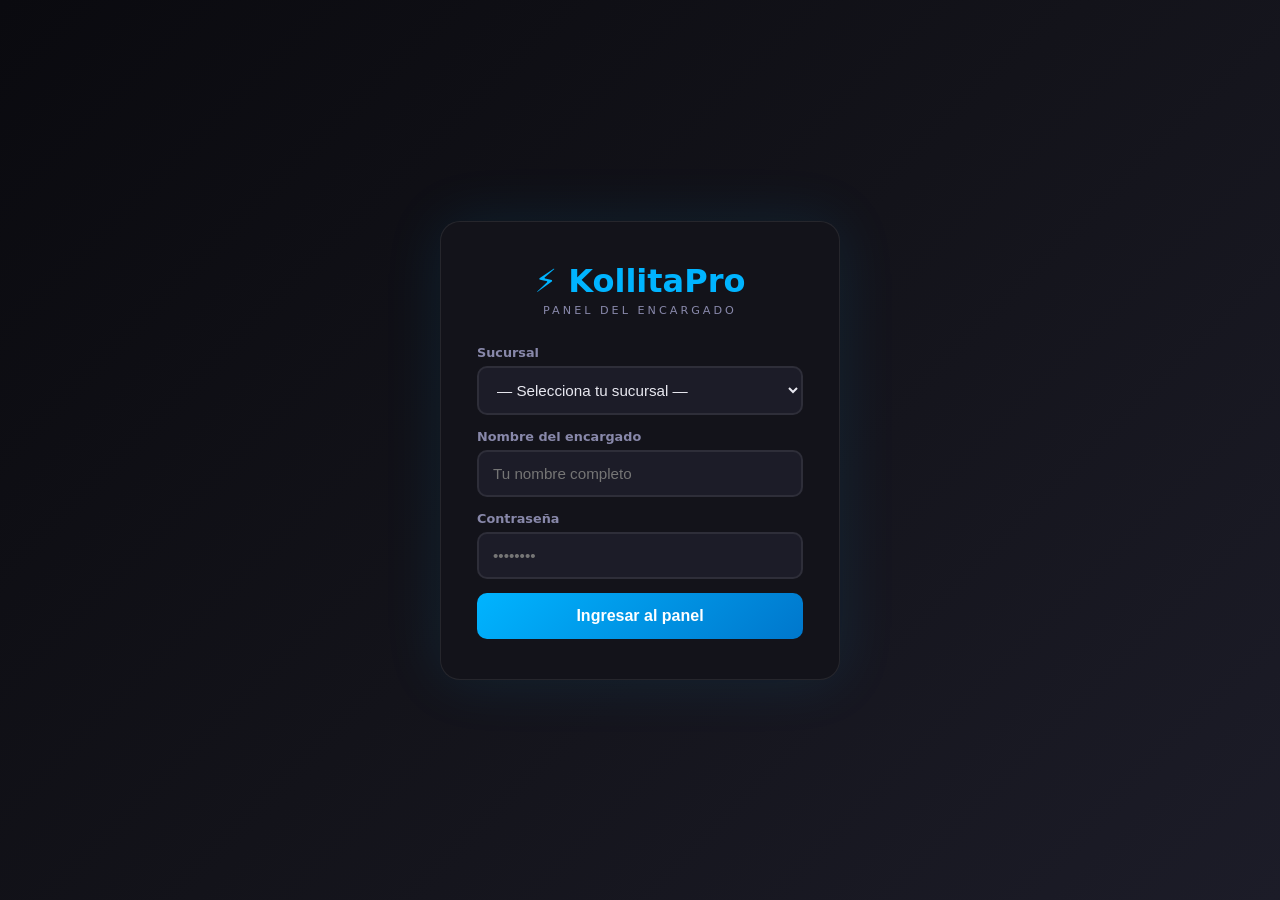
<file: encargado.html>
﻿<!DOCTYPE html>
<html lang="es">
<head>
<meta charset="UTF-8">
<meta name="viewport" content="width=device-width, initial-scale=1.0, maximum-scale=1.0, user-scalable=no">
<title>Kollita Pro - Panel Encargado</title>
<link rel="stylesheet" href="recursos/css/base.css">
<style>
:root{--bg:#0a0a0f;--s1:#13131a;--s2:#1c1c28;--s3:#252535;--border:rgba(255,255,255,0.08);--text:#e8e8f0;--text2:#8888aa;--blue:#00b4ff;--green:#00e676;--red:#ff2d55;--purple:#bf5fff;--orange:#ff9500;--yellow:#ffd60a;}
*{box-sizing:border-box;margin:0;padding:0;}
body{font-family:"Segoe UI",system-ui,sans-serif;background:var(--bg);color:var(--text);min-height:100vh;}
#login-screen{position:fixed;inset:0;z-index:9999;background:linear-gradient(135deg,#0a0a0f,#13131a,#1c1c28);display:flex;align-items:center;justify-content:center;padding:20px;}
.login-card{background:var(--s1);border:1px solid var(--border);border-radius:20px;padding:40px 36px;width:100%;max-width:400px;box-shadow:0 0 60px rgba(0,180,255,.1);animation:fadeUp .4s ease;}
@keyframes fadeUp{from{opacity:0;transform:translateY(30px)}to{opacity:1;transform:translateY(0)}}
.marca{font-size:2em;font-weight:900;color:var(--blue);text-align:center;}
.sub-marca{font-size:.7em;color:var(--text2);text-transform:uppercase;letter-spacing:3px;text-align:center;margin:4px 0 28px;}
.lbl{font-size:.8em;font-weight:600;color:var(--text2);margin-bottom:6px;display:block;}
.li{width:100%;padding:13px 14px;border:2px solid var(--border);border-radius:10px;font-size:.95em;background:var(--s2);color:var(--text);outline:none;transition:border-color .2s;margin-bottom:14px;}
.li:focus{border-color:var(--blue);box-shadow:0 0 0 3px rgba(0,180,255,.12);}
.login-btn{width:100%;padding:14px;background:linear-gradient(135deg,var(--blue),#0077cc);color:#fff;border:none;border-radius:10px;font-size:1em;font-weight:700;cursor:pointer;transition:opacity .2s;}
.login-btn:hover{opacity:.88;}
.login-err{background:rgba(255,45,85,.1);border:1px solid rgba(255,45,85,.3);border-radius:8px;padding:10px 12px;font-size:.83em;color:var(--red);margin-top:10px;display:none;}
#app{display:none;}
.topbar{background:var(--s1);border-bottom:1px solid var(--border);padding:0 20px;display:flex;align-items:center;justify-content:space-between;height:56px;position:sticky;top:0;z-index:100;}
.topbar-logo{font-size:1.1em;font-weight:900;color:var(--blue);}
.topbar-suc{font-size:.78em;color:var(--text2);background:var(--s2);padding:4px 10px;border-radius:20px;border:1px solid var(--border);margin-left:12px;}
.topbar-user{font-size:.82em;font-weight:600;color:var(--text2);margin-right:10px;}
.btn-logout{background:rgba(255,45,85,.15);color:var(--red);border:1px solid rgba(255,45,85,.3);border-radius:8px;padding:6px 12px;font-size:.78em;font-weight:700;cursor:pointer;}
.nav-tabs{background:var(--s1);border-bottom:1px solid var(--border);display:flex;overflow-x:auto;scrollbar-width: none;}
.nav-tabs::-webkit-scrollbar{display:none;}
.nav-tab{padding:14px 20px;font-size:.82em;font-weight:700;color:var(--text2);cursor:pointer;white-space:nowrap;border-bottom:3px solid transparent;transition:all .2s;text-transform:uppercase;letter-spacing:.5px;}
.nav-tab:hover{color:var(--text);background:var(--s2);}
.nav-tab.active{color:var(--blue);border-bottom-color:var(--blue);background:rgba(0,180,255,.05);}
.page{display:none;padding:20px;max-width:100%;margin:0 auto;}
.page.active{display:block;}
.stats-grid{display:grid;grid-template-columns:repeat(auto-fit,minmax(160px,1fr));gap:14px;margin-bottom:24px;}
.stat-card{background:var(--s1);border:1px solid var(--border);border-radius:14px;padding:18px;position:relative;overflow:hidden;}
.stat-card::before{content:"";position:absolute;top:0;left:0;right:0;height:3px;background:var(--accent,var(--blue));}
.stat-label{font-size:.72em;color:var(--text2);text-transform:uppercase;font-weight:700;letter-spacing:.5px;margin-bottom:8px;}
.stat-val{font-size:1.9em;font-weight:900;color:var(--accent,var(--blue));line-height:1;}
.stat-sub{font-size:.75em;color:var(--text2);margin-top:5px;}
.sec-title{font-size:.9em;font-weight:700;color:var(--text2);text-transform:uppercase;letter-spacing:1px;margin:24px 0 12px;display:flex;align-items:center;gap:8px;}
.sec-title::after{content:"";flex:1;height:1px;background:var(--border);}
.tbl-wrap{background:var(--s1);border:1px solid var(--border);border-radius:14px;overflow:hidden;margin-bottom:20px;}
.tbl-wrap table{width:100%;border-collapse:collapse;}
.tbl-wrap th{background:var(--s2);padding:10px 14px;font-size:.72em;color:var(--text2);text-transform:uppercase;font-weight:700;text-align:left;border-bottom:1px solid var(--border);}
.tbl-wrap td{padding:11px 14px;border-bottom:1px solid var(--border);font-size:.88em;color:var(--text);vertical-align:middle;}
.tbl-wrap tr:last-child td{border-bottom:none;}
.tbl-wrap tr:hover td{background:var(--s2);}
.badge{display:inline-block;padding:3px 10px;border-radius:20px;font-size:.72em;font-weight:700;}
.bp{background:rgba(255,149,0,.2);color:var(--orange);border:1px solid rgba(255,149,0,.3);}
.be{background:rgba(0,230,118,.15);color:var(--green);border:1px solid rgba(0,230,118,.3);}
.ba{background:rgba(255,45,85,.15);color:var(--red);border:1px solid rgba(255,45,85,.3);}
.br{background:rgba(255,45,85,.15);color:var(--red);border:1px solid rgba(255,45,85,.3);}
.bo{background:rgba(0,230,118,.15);color:#5eff9e;border:1px solid rgba(0,230,118,.3);}
.brp{background:rgba(0,180,255,.15);color:var(--blue);border:1px solid rgba(0,180,255,.3);}
.badge.bpen{background:rgba(255,149,0,.15);color:#ff9500;border:1px solid rgba(255,149,0,.3);}
.filters{display:flex;gap:10px;flex-wrap:wrap;margin-bottom:16px;align-items:center;}
.fi{background:var(--s2);border:1px solid var(--border);border-radius:8px;padding:8px 12px;color:var(--text);font-size:.85em;outline:none;}
.fi:focus{border-color:var(--blue);}
.fs{background:var(--s2);border:1px solid var(--border);border-radius:8px;padding:8px 12px;color:var(--text);font-size:.85em;outline:none;cursor:pointer;}
.fs option{background:var(--s2);}
.btn-p{background:linear-gradient(135deg,var(--blue),#0077cc);color:#fff;border:none;border-radius:8px;padding:9px 18px;font-weight:700;cursor:pointer;font-size:.85em;}
.btn-p:hover{opacity:.85;}
.btn-d{background:rgba(255,45,85,.2);color:var(--red);border:1px solid rgba(255,45,85,.3);border-radius:8px;padding:7px 14px;font-weight:700;cursor:pointer;font-size:.8em;}
.btn-d:hover{background:rgba(255,45,85,.3);}
.btn-t{background:rgba(0,230,118,.15);color:var(--green);border:1px solid rgba(0,230,118,.3);border-radius:8px;padding:4px 10px;font-weight:700;cursor:pointer;font-size:.75em;}
.btn-t:hover{background:rgba(0,230,118,.3);}
.btn-g{background:var(--s2);color:var(--text2);border:1px solid var(--border);border-radius:8px;padding:7px 14px;font-weight:600;cursor:pointer;font-size:.8em;}
.btn-g:hover{border-color:var(--blue);color:var(--blue);}
.modal{display:none;position:fixed;inset:0;background:rgba(0,0,0,.82);z-index:500;justify-content:center;align-items:center;backdrop-filter:blur(4px);}
.modal.open{display:flex;}
.modal-box{background:var(--s1);border:1px solid var(--border);border-radius:16px;padding:28px;width:90%;max-width:480px;max-height:90vh;overflow-y:auto;box-shadow:0 20px 60px rgba(0,0,0,.6);}
.modal-box.wide{max-width:780px;}
.modal-title{font-size:1.1em;font-weight:800;color:var(--text);margin-bottom:20px;display:flex;justify-content:space-between;align-items:center;}
.mc{cursor:pointer;color:var(--text2);font-size:1.3em;}
.mc:hover{color:var(--red);}
.fg{margin-bottom:14px;}
.fl{font-size:.82em;font-weight:600;color:var(--text2);margin-bottom:5px;display:block;}
.fii{width:100%;padding:10px 12px;background:var(--s2);border:2px solid var(--border);border-radius:8px;color:var(--text);font-size:.9em;outline:none;transition:border-color .2s;}
.fii:focus{border-color:var(--blue);}
textarea.fii{resize:vertical;min-height:80px;}
.fis{width:100%;padding:10px 12px;background:var(--s2);border:2px solid var(--border);border-radius:8px;color:var(--text);font-size:.9em;outline:none;}
.fis option{background:var(--s2);}
.toast{position:fixed;bottom:20px;right:20px;background:var(--s2);border:1px solid var(--green);color:var(--green);padding:12px 20px;border-radius:10px;font-weight:600;font-size:.88em;z-index:9999;box-shadow:0 4px 20px rgba(0,230,118,.2);animation:sli .3s ease;}
.toast.err{border-color:var(--red);color:var(--red);box-shadow:0 4px 20px rgba(255,45,85,.2);}
@keyframes sli{from{transform:translateX(300px);opacity:0}to{transform:translateX(0);opacity:1}}
.prod-hdr{display:grid;grid-template-columns:1fr 1fr auto;gap:12px;align-items:end;background:var(--s1);border:1px solid var(--border);border-radius:14px;padding:18px;margin-bottom:20px;}
.prod-grid{display:grid;grid-template-columns:repeat(auto-fill,minmax(310px,1fr));gap:16px;}
.pc{background:var(--s1);border:1px solid var(--border);border-radius:14px;overflow:hidden;}
.pc-hdr{background:var(--s2);padding:12px 16px;display:flex;justify-content:space-between;align-items:center;border-bottom:1px solid var(--border);}
.pc-title{font-size:.85em;font-weight:700;color:var(--blue);}
.pc-body{padding:14px 16px;}
.pr{display:grid;grid-template-columns:1fr 72px 72px 60px;gap:6px;align-items:center;padding:5px 0;border-bottom:1px solid var(--border);font-size:.8em;}
.pr:last-child{border-bottom:none;}
.pi{background:var(--s3);border:1px solid var(--border);border-radius:6px;padding:5px 6px;color:var(--text);font-size:.82em;width:100%;text-align:center;outline:none;}
.pi:focus{border-color:var(--blue);}
.pt{font-weight:700;color:var(--green);text-align:center;}
.pch{font-size:.68em;color:var(--text2);text-transform:uppercase;font-weight:700;text-align:center;}
.bar-item{display:flex;align-items:center;gap:10px;margin-bottom:8px;font-size:.82em;}
.bar-label{width:150px;flex-shrink:0;color:var(--text);white-space:nowrap;overflow:hidden;text-overflow:ellipsis;}
.bar-track{flex:1;background:var(--s3);border-radius:4px;height:12px;overflow:hidden;}
.bar-fill{height:100%;border-radius:4px;transition:width .6s ease;}
.bar-val{width:55px;text-align:right;color:var(--text2);flex-shrink:0;font-size:.8em;}
.chart-wrap{background:var(--s1);border:1px solid var(--border);border-radius:14px;padding:18px;margin-bottom:20px;}
/* Total global en tiempo real */
.total-global{background:linear-gradient(135deg,rgba(0,180,255,.15),rgba(191,95,255,.08));border:2px solid rgba(0,180,255,.3);border-radius:14px;padding:16px 20px;margin-bottom:16px;display:flex;justify-content:space-between;align-items:center;flex-wrap:wrap;gap:10px;}
.total-global .big-number{font-size:2.2em;font-weight:900;color:var(--blue);}
.total-global .units-label{font-size:.8em;color:var(--text2);text-transform:uppercase;}
.grp-sep td{border-bottom:2px solid var(--border);padding:10px 14px;font-size:.8em;font-weight:700;}
.grp-sep:hover td{background:transparent!important;}
.estado-tabs{display:flex;gap:8px;flex-wrap:wrap;margin-bottom:14px;}
.etab{padding:8px 16px;border-radius:20px;border:1px solid var(--border);background:var(--s2);color:var(--text2);font-size:.78em;font-weight:700;cursor:pointer;transition:all .2s;white-space:nowrap;}
.etab:hover{border-color:var(--blue);color:var(--text);}
.etab.active{background:var(--blue);color:#fff;border-color:var(--blue);}
@media(max-width:600px){
  .stats-grid{grid-template-columns:1fr 1fr;}
  .prod-grid{grid-template-columns:1fr;}
  .prod-hdr{grid-template-columns:1fr 1fr;}
  .pr{grid-template-columns:1fr 55px 55px 50px;font-size:.73em;}
  .bar-label{width:90px;}
}
</style>
<script src="recursos/js/supabase-config.js"></script>
<script src="recursos/js/auth-global.js"></script>
</head>
<body>

<!-- LOGIN -->
<div id="login-screen">
  <div class="login-card">
    <div class="marca">⚡ KollitaPro</div>
    <div class="sub-marca">Panel del Encargado</div>
    <label class="lbl">Sucursal</label>
    <select id="lg-suc" class="li" style="cursor:pointer;">
      <option value="">— Selecciona tu sucursal —</option>
    </select>
    <label class="lbl">Nombre del encargado</label>
    <input type="text" id="lg-nombre" class="li" placeholder="Tu nombre completo">
    <label class="lbl">Contraseña</label>
    <input type="password" id="lg-pass" class="li" placeholder="••••••••">
    <button class="login-btn" id="btn-login" onclick="simpleLogin()">Ingresar al panel</button>
    <div class="login-err" id="lg-err"></div>
  </div>
</div>

<!-- APP -->
<div id="app">
  <div class="topbar">
    <div style="display:flex;align-items:center;">
      <div class="topbar-logo">⚡ KollitaPro</div>
      <div class="topbar-suc" id="tb-suc">-</div>
    </div>
    <div style="display:flex;align-items:center;">
      <span class="topbar-user" id="tb-user">-</span>
      <button class="btn-logout" onclick="doLogout()">Salir</button>
    </div>
  </div>
  <div class="nav-tabs">
    <div class="nav-tab active" data-tab="dashboard" onclick="goTab(this)">📊 Dashboard</div>
    <div class="nav-tab" data-tab="pedidos" onclick="goTab(this)">📋 Pedidos</div>
    <div class="nav-tab" data-tab="cierres" onclick="goTab(this)">💰 Cierres de Caja</div>
    <div class="nav-tab" data-tab="incidencias" onclick="goTab(this)">⚠️ Incidencias</div>
    <div class="nav-tab" data-tab="produccion" onclick="goTab(this)">🏭 Producción</div>
  </div>

  <!-- DASHBOARD -->
  <div class="page active" id="page-dashboard">
    <div class="stats-grid" id="dash-stats"></div>
    <div style="display:grid;grid-template-columns:1fr 1fr;gap:16px;">
      <div><div class="sec-title">🏆 Productos más vendidos (mes)</div><div class="chart-wrap" id="chart-prod"><div style="color:var(--text2);text-align:center;padding:20px;">Cargando...</div></div></div>
      <div><div class="sec-title">👥 Clientes más frecuentes (mes)</div><div class="chart-wrap" id="chart-cli"><div style="color:var(--text2);text-align:center;padding:20px;">Cargando...</div></div></div>
    </div>

    <div class="sec-title">🔒 Últimos cierres de turno</div>
    <div class="tbl-wrap" id="dash-cie"></div>
  </div>

  <!-- PEDIDOS -->
  <div class="page" id="page-pedidos">
    <div class="filters">
      <select class="fs" id="pf-est" onchange="renderPedidos()"><option value="PENDIENTE" selected>🟡 Pendientes App</option><option value="PREPARADO">Preparados</option><option value="ENTREGADO">Entregados</option></select>
      <select class="fs" id="pf-sec" onchange="renderPedidos()"><option value="">Todos los secretarios</option></select>
      <input type="date" class="fi" id="pf-desde" onchange="renderPedidos()">
      <input type="date" class="fi" id="pf-hasta" onchange="renderPedidos()">
      <input type="text" class="fi" placeholder="🔍 Cliente o Nº nota..." id="pf-q" onchange="renderPedidos()" style="flex:1;min-width:160px;">
    </div>
    <div class="estado-tabs" id="estado-tabs">
      <button class="etab active" data-est="PENDIENTE" onclick="filtrarEstado(this)">🟡 PENDIENTES</button>
      <button class="etab" data-est="PREPARADO" onclick="filtrarEstado(this)">🟠 PREPARADOS <span id="badge-preparados" style="display:none;"></span></button>
      <button class="etab" data-est="ENTREGADO" onclick="filtrarEstado(this)">🟢 ENTREGADOS</button>
    </div>
    <div class="tbl-wrap"><div class="table-responsive"><table style="table-layout:fixed;width:100%;"><thead><tr><th style="width:36px;"></th><th style="width:60px;">Nota</th><th style="width:140px;">Cliente</th><th style="width:100px;">Secretario</th><th style="width:90px;">Fecha</th><th style="width:80px;text-align:right;">Total</th><th style="width:70px;text-align:center;">Anticipo</th><th style="width:75px;text-align:center;">Estado</th><th style="width:130px;text-align:center;">Acciones</th></tr></thead><tbody id="ped-tbody"></tbody></table></div></div>
  </div>

  <!-- CIERRES -->
  <div class="page" id="page-cierres">
    <div class="filters"><select class="fs" id="cf-sec" onchange="renderCierres()"><option value="">Todos los secretarios</option></select><input type="month" class="fi" id="cf-mes" onchange="renderCierres()"></div>
    <div class="stats-grid" id="cie-res"></div>
    <div class="tbl-wrap"><div class="table-responsive"><table><thead><tr><th>Secretario</th><th>Turno</th><th>Apertura</th><th>Cierre</th><th style="text-align:center;">Notas</th><th style="text-align:center;">Efectivo</th><th style="text-align:center;">QR</th><th style="text-align:center;">Anticipo</th><th style="text-align:right;">Total</th></tr></thead><tbody id="cie-tbody"></tbody></table></div></div>
  </div>

  <!-- INCIDENCIAS -->
  <div class="page" id="page-incidencias">
    <div style="display:flex;justify-content:space-between;align-items:center;margin-bottom:16px;flex-wrap:wrap;gap:10px;">
      <div class="filters" style="margin-bottom:0;">
        <select class="fs" id="if-tipo" onchange="renderInc()"><option value="">Todos los tipos</option><option value="RECLAMO">⚠️ Reclamos</option><option value="OBSEQUIO">🎁 Obsequios</option><option value="REPOSICION">🔄 Reposiciones</option><option value="PROMOCION">🏷️ Promociones</option><option value="ANULACION">❌ Anulaciones</option></select>
        <input type="month" class="fi" id="if-mes" onchange="renderInc()"><input type="text" class="fi" placeholder="🔍 Buscar..." id="if-q" oninput="renderInc()" style="min-width:150px;">
      </div>
    </div>
    <div class="stats-grid" id="inc-stats"></div>
    <div class="tbl-wrap"><div class="table-responsive"><table><thead><tr><th>Tipo</th><th>Cliente</th><th>Descripcion / Nota</th><th>Monto</th><th>Registrado por</th><th>Fecha</th></tr></thead><tbody id="inc-tbody"></tbody></table></div></div>
  </div>

  <!-- PRODUCCIÓN (MEJORADA) -->
  <div class="page" id="page-produccion">
    <div class="prod-hdr">
      <div class="fg" style="margin:0;">
        <label class="fl">Fecha del registro</label>
        <input type="date" class="fii" id="prod-fecha">
      </div>
      <div class="fg" style="margin:0;">
        <label class="fl">Turno</label>
        <select class="fis" id="prod-turno">
          <option value="DIA">☀️ Día</option>
          <option value="TARDE">🌇 Tarde</option>
          <option value="NOCHE">🌙 Noche</option>
        </select>
      </div>
      <div style="display:flex;gap:10px;align-items:flex-end;flex-wrap:wrap;">
        <button class="btn-p" onclick="if(this.disabled)return;this.disabled=true;setTimeout(()=>this.disabled=false,1500);guardarProd()">💾 Guardar turno</button>
        <button class="btn-g" onclick="limpiarTodoProd()" title="Limpiar todos los campos">🧹 Limpiar</button>
        <button class="btn-g" onclick="abrirHistProd()">📋 Historial</button>
        <button class="btn-g" onclick="abrirConfigProd()" style="border-color:var(--orange);color:var(--orange);">⚙️ Config</button>
      </div>
    </div>

    <!-- Total global en tiempo real -->
    <div class="total-global" id="total-global">
      <div>
        <div class="units-label">Total general del turno</div>
        <div class="big-number" id="total-global-num">0</div>
      </div>
      <div style="text-align:right;">
        <div style="font-size:.78em;color:var(--text2);">Unidades totales</div>
      </div>
    </div>

    <div class="prod-grid" id="prod-grid"></div>
  </div>
</div>

<!-- MODAL ANULAR -->
<div class="modal" id="modal-anular">
  <div class="modal-box">
    <div class="modal-title">❌ Anular Pedido <span class="mc" onclick="cM('modal-anular')">✕</span></div>
    <div class="fg"><label class="fl">Número de nota o ID del pedido</label><input type="text" class="fii" id="an-nota" placeholder="Ej: 042" oninput="buscarNota(this.value)"></div>
    <div id="an-prev" style="background:var(--s2);border:1px solid var(--border);border-radius:10px;padding:14px;margin-bottom:14px;display:none;font-size:.85em;"></div>
    <div class="fg"><label class="fl">Motivo *</label><textarea class="fii" id="an-motivo" placeholder="Describe el motivo..."></textarea></div>
    <div class="fg"><label class="fl">Contraseña del encargado</label><input type="password" class="fii" id="an-pass" placeholder="••••••••"></div>
    <div id="an-err" style="color:var(--red);font-size:.82em;margin-bottom:10px;display:none;"></div>
    <button class="btn-d" style="width:100%;padding:12px;font-size:.95em;" onclick="if(this.disabled)return;this.disabled=true;setTimeout(()=>this.disabled=false,1500);confirmarAnular()">❌ Confirmar Anulación</button>
  </div>
</div>

<!-- MODAL HISTORIAL PRODUCCION -->
<div class="modal" id="modal-phist">
  <div class="modal-box" style="max-width:95vw;width:1400px;max-height:95vh;">
    <div class="modal-title" id="ph-title">🏭 Historial de Producción <span class="mc" onclick="cM('modal-phist')">X</span></div>
    <div class="filters" style="margin-bottom:6px;">
      <input type="month" class="fi" id="ph-mes" onchange="renderHP()">
      <select class="fs" id="ph-turno" onchange="renderHP()"><option value="">Todos los turnos</option><option value="DIA">Dia</option><option value="TARDE">Tarde</option><option value="NOCHE">Noche</option></select>
      <select class="fs" id="ph-vista" onchange="renderHP()"><option value="dias">📅 Por días</option><option value="semana">📆 Por semana</option><option value="mes">📊 Resumen del mes</option></select>
    </div>
    <div id="ph-body" style="max-height:60vh;overflow-y:auto;"></div>
  </div>
</div>

<!-- MODAL NUEVO PEDIDO -->
<div class="modal" id="modal-nuevo-pedido">
  <div class="modal-box wide">
    <div class="modal-title">➕ Nuevo Pedido <span class="mc" onclick="cM('modal-nuevo-pedido')">✕</span></div>
    <div class="fg"><label class="fl">Cliente</label><input type="text" class="fii" id="np-cliente" placeholder="Nombre del cliente"></div>
    <div style="display:grid;grid-template-columns:1fr 1fr;gap:12px;">
      <div class="fg"><label class="fl">Nº Nota (opcional)</label><input type="text" class="fii" id="np-nota" placeholder="Auto si vacío"></div>
      <div class="fg"><label class="fl">Secretario</label><input type="text" class="fii" id="np-secretario" placeholder="Nombre del secretario"></div>
    </div>
    <div class="fg"><label class="fl">Productos</label>
      <div id="np-productos" style="margin-bottom:8px;"></div>
      <button class="btn-g" onclick="npAgregarFila()" style="width:100%;">➕ Agregar producto</button>
    </div>
    <div class="fg"><label class="fl">Anticipo (Bs)</label><input type="number" class="fii" id="np-anticipo" placeholder="0" min="0" step="1" value="0"></div>
    <div id="np-resumen" style="background:var(--s2);border:1px solid var(--border);border-radius:8px;padding:12px;margin-bottom:14px;font-size:.85em;display:none;"></div>
    <div id="np-err" style="color:var(--red);font-size:.82em;margin-bottom:8px;display:none;"></div>
    <button class="btn-p" onclick="if(this.disabled)return;this.disabled=true;setTimeout(()=>this.disabled=false,1500);guardarNuevoPedido()" style="width:100%;padding:12px;">💾 Guardar Pedido</button>
  </div>
</div>

<!-- MODAL CONFIG PRODUCCION -->
<div class="modal" id="modal-cfg-prod">
  <div class="modal-box wide">
    <div class="modal-title">⚙️ Catálogo de Productos <span class="mc" onclick="cM('modal-cfg-prod')">✕</span></div>
    <div style="display:grid;grid-template-columns:1fr 1fr;gap:24px;">
      <div style="background:var(--s2);padding:20px;border-radius:12px;">
        <div style="font-size:.95em;font-weight:700;color:var(--green);margin-bottom:16px;">➕ Agregar Producto</div>
        <div class="fg"><label class="fl">Categoria</label>
          <select class="fis" id="cfg-cat" onchange="verificarNuevaCat()"><option value="TRADICIONAL">🟢 Tradicional</option><option value="ESPECIAL">🔵 Especial</option><option value="PREMIUM">🟣 Premium</option><option value="OTROS">🔘 Otros</option><option value="NUEVA">➕ Nueva Categoría...</option></select>
          <input type="text" class="fis" id="cfg-nueva-cat" placeholder="Nombre de nueva categoria" style="display:none;margin-top:8px;">
        </div>
        <div class="fg"><label class="fl">Nombre del producto</label><input type="text" class="fii" id="cfg-sabor" placeholder="Ej: MORA"></div>
        <div style="display:grid;grid-template-columns:1fr 1fr;gap:12px;">
          <div class="fg"><label class="fl">Precio Media (Bs)</label><input type="number" class="fii" id="cfg-precio-m" placeholder="10" min="0" step="0.5"></div>
          <div class="fg"><label class="fl">Precio Cuartilla (Bs)</label><input type="number" class="fii" id="cfg-precio-c" placeholder="20" min="0" step="0.5"></div>
        </div>
        <div id="cfg-err" style="color:var(--red);font-size:.82em;margin-bottom:8px;display:none;"></div>
        <button class="btn-p" onclick="guardarCfgSabor()" style="width:100%;margin-top:10px;">✅ Guardar Producto</button>
      </div>
      <div>
        <div style="font-size:.95em;font-weight:700;color:var(--blue);margin-bottom:12px;">📋 Productos por Categoría</div>
        <input type="text" class="fi" placeholder="Buscar producto..." id="cfg-buscar" oninput="renderCfgLista()" style="width:100%;margin-bottom:12px;">
        <div id="cfg-lista" style="max-height:450px;overflow-y:auto;"></div>
      </div>
    </div>
  </div>
</div>

<script>
// ─── UTILIDADES (antes en recursos/js/utilidades.js) ───
function esc(s){ return String(s||'').replace(/&/g,'&amp;').replace(/</g,'&lt;').replace(/>/g,'&gt;').replace(/"/g,'&quot;'); }
function fmt(v) { return (v||0).toLocaleString('es-BO',{minimumFractionDigits:0,maximumFractionDigits:0})+' Bs'; }
function toast(msg, err){ var t=document.createElement('div'); t.className='toast'+(err?' err':''); t.textContent=msg; document.body.appendChild(t); setTimeout(function(){t.remove();},2800); }
function cM(id){ var m=document.getElementById(id); if(m) m.classList.remove('open'); }

const PASS_ENC = 'enc1234';
let SES = null;
var CONFIG_DESCUENTO = {};

const CAT_LABELS = { TRADICIONAL:'🟢 Tradicional', ESPECIAL:'🔵 Especial', PREMIUM:'🟣 Premium', OTROS:'🔘 Otros', PEDIDOS:'📋 Pedidos' };
const CAT_COLORS = { TRADICIONAL:'var(--green)', ESPECIAL:'var(--blue)', PREMIUM:'var(--purple)', OTROS:'var(--orange)', PEDIDOS:'var(--red)' };

const DEFAULT_SABORES = {
  TRADICIONAL:[
    {n:'BICO',pm:10,pc:20},{n:'BICO CAFE',pm:10,pc:20},
    {n:'ESTEVIA BLANCA',pm:10,pc:20},{n:'ESTEVIA BLANCA CAFE',pm:10,pc:20},
    {n:'ESTEVIA VERDE',pm:10,pc:20},{n:'ESTEVIA VERDE CAFE',pm:10,pc:20},
    {n:'BICO ESTEVIA NESCAFE',pm:10,pc:20},{n:'BICO ESTEVIA NESCAFE CAFE',pm:10,pc:20}
  ],
  ESPECIAL:[
    {n:'YOGOBULL',pm:12,pc:22},{n:'YOGOBULL CAFE',pm:12,pc:22},
    {n:'REDBULL',pm:12,pc:22},{n:'REDBULL CAFE',pm:12,pc:22},
    {n:'YOGURT MORA',pm:12,pc:22},{n:'YOGURT MORA CAFE',pm:12,pc:22},
    {n:'CHICLE',pm:12,pc:22},{n:'CHICLE CAFE',pm:12,pc:22},
    {n:'MARACUYA',pm:12,pc:22},{n:'MARACUYA CAFE',pm:12,pc:22},
    {n:'BANANA',pm:12,pc:22},{n:'BANANA CAFE',pm:12,pc:22},
    {n:'SANDIA',pm:12,pc:22},{n:'SANDIA CAFE',pm:12,pc:22},
    {n:'MONSTER',pm:12,pc:22},{n:'MONSTER CAFE',pm:12,pc:22},
    {n:'CAPUCCINO',pm:12,pc:22},{n:'CAPUCCINO CAFE',pm:12,pc:22},
    {n:'YOGURT',pm:12,pc:22},{n:'YOGURT CAFE',pm:12,pc:22},
    {n:'CEDRON',pm:12,pc:22},{n:'CEDRON CAFE',pm:12,pc:22},
    {n:'FRUTILLA',pm:12,pc:22},{n:'FRUTILLA CAFE',pm:12,pc:22},
    {n:'ASIA',pm:12,pc:22},{n:'ASIA CAFE',pm:12,pc:22},
    {n:'MENTA',pm:12,pc:22},{n:'MENTA CAFE',pm:12,pc:22},
    {n:'MANGO',pm:12,pc:22},{n:'MANGO CAFE',pm:12,pc:22},
    {n:'LIMON',pm:12,pc:22},{n:'LIMON CAFE',pm:12,pc:22},
    {n:'CHIRIMOYA',pm:12,pc:22},{n:'CHIRIMOYA CAFE',pm:12,pc:22},
    {n:'NARANJA',pm:12,pc:22},{n:'NARANJA CAFE',pm:12,pc:22}
  ],
  PREMIUM:[
    {n:'3 POLVOS',pm:15,pc:25},{n:'3 POLVOS CAFE',pm:15,pc:25},
    {n:'SUEGRA VENENOSA',pm:15,pc:25},{n:'SUEGRA VENENOSA CAFE',pm:15,pc:25},
    {n:'SUPER DOSIS',pm:15,pc:25},{n:'SUPER DOSIS CAFE',pm:15,pc:25},
    {n:'PARALIZADOR',pm:15,pc:25},{n:'PARALIZADOR CAFE',pm:15,pc:25},
    {n:'QUITA HEMBRA',pm:15,pc:25},{n:'QUITA HEMBRA CAFE',pm:15,pc:25},
    {n:'7 SABORES',pm:15,pc:25},{n:'7 SABORES CAFE',pm:15,pc:25},
    {n:'TORCEDURA SEGURA',pm:15,pc:25},{n:'TORCEDURA SEGURA CAFE',pm:15,pc:25},
    {n:'ZOMBIE',pm:15,pc:25},{n:'ZOMBIE CAFE',pm:15,pc:25},
    {n:'QUITA MACHO',pm:15,pc:25},{n:'QUITA MACHO CAFE',pm:15,pc:25},
    {n:'MUTAZO',pm:15,pc:25},{n:'MUTAZO CAFE',pm:15,pc:25},
    {n:'TRALALERO',pm:15,pc:25},{n:'TRALALERO CAFE',pm:15,pc:25}
  ],
  OTROS:[], PEDIDOS:[]
};

function getCatalogo(){
  try{
    var data=localStorage.getItem('kollita_enc_catalogo');
    if(data){
      var c=JSON.parse(data);
      if(Array.isArray(c)){
        for(var i=0;i<c.length;i++){
          if(c[i]&&c[i].datos&&typeof c[i].datos==='object'&&!Array.isArray(c[i].datos)){ c=c[i].datos; break; }
        }
        if(Array.isArray(c)) c=null;
      }
      if(c&&typeof c==='object'&&!Array.isArray(c)){
        for(var k in c){ if(Array.isArray(c[k])&&c[k].length>0) return c; }
      }
    }
  }catch(e){}
  return JSON.parse(JSON.stringify(DEFAULT_SABORES));
}
function saveCatalogo(d){ localStorage.setItem('kollita_enc_catalogo', JSON.stringify(d)); }
function gDB(){ try{var d=JSON.parse(localStorage.getItem('kollita_db')||'null');if(d)return d;}catch(e){} return window._dbFallback||[]; }
function gArch(){ var a=[], h=new Date(); for(var m=1;m<=12;m++){ var d=new Date(h.getFullYear(),h.getMonth()-m,1); var k='kollita_archivo_'+d.getFullYear()+'_'+(d.getMonth()+1); try{var v=JSON.parse(localStorage.getItem(k)||'null');if(v)a=a.concat(v);}catch{} } return a; }
function gAll(){ var db=gDB(),ar=gArch(),s=new Set(); return db.concat(ar).filter(function(p){if(s.has(p.id))return false;s.add(p.id);if(SES&&SES.suc){var psuc=p.sucursal||p.sucursal_id||'';if(psuc&&psuc!==SES.suc)return false;}return true;}); }
function esPedidoCerrado(pid){
  var arch = gArch();
  if(arch.some(function(p){ return p.id===pid; })) return true;
  try{
    var cierres = JSON.parse(localStorage.getItem('turnos_cerrados_kollita')||'[]');
    for(var i=0;i<cierres.length;i++){
      if((cierres[i].ventas||[]).some(function(v){return v.id===pid;})) return true;
    }
  }catch(e){}
  return false;
}
function gCie(){try{var data=JSON.parse(localStorage.getItem('turnos_cerrados_kollita')||'[]');if(SES&&SES.suc){data=data.filter(function(c){return c.sucursal===SES.suc;});}return data;}catch{return[];}}
function gRec(){try{return JSON.parse(localStorage.getItem('kollita_reclamos')||'[]');}catch{return[];}}
function gAnul(){try{return JSON.parse(localStorage.getItem('kollita_log_anulaciones')||'[]');}catch{return[];}}
function gProd(){try{return JSON.parse(localStorage.getItem('kollita_enc_produccion')||'[]');}catch{return[];}}
function sProd(d){localStorage.setItem('kollita_enc_produccion',JSON.stringify(d));}
function sAnul(d){localStorage.setItem('kollita_log_anulaciones',JSON.stringify(d));}
function sDB(d){safeSetItem('kollita_db',JSON.stringify(d));}
const SUPA_URL='https://wsqhzatsuymjoebzfhpg.supabase.co';
const SUPA_KEY='eyJhbGciOiJIUzI1NiIsInR5cCI6IkpXVCJ9.eyJpc3MiOiJzdXBhYmFzZSIsInJlZiI6IndzcWh6YXRzdXltam9lYnpmaHBnIiwicm9sZSI6ImFub24iLCJpYXQiOjE3NzkwNTUyMTMsImV4cCI6MjA5NDYzMTIxM30.bFCJBY9PAa8WviEwE8HdO2TjE3ytYM3sD6qFgxJ0pPM';
function safeSetItem(key, value){
  try { localStorage.setItem(key, value); return true; }
  catch(e) { console.warn('[Storage] Quota exceeded for:', key); return false; }
}
var _syncing = false;
var _syncFailures = 0;
var _syncInterval = 60000;
function scheduleSync(){
  if(!SES) return;
  syncSupabaseDown().finally(function(){
    setTimeout(scheduleSync, _syncInterval);
  });
}
async function syncSupabaseDown(){
  if(_syncing) return;
  if(!SES||!SES.suc) return;
  _syncing = true;
  try{
  try{
    var sucEnc=encodeURIComponent(SES.suc);
    var p=await fetch(SUPA_URL+'/rest/v1/pedidos?select=*&sucursal_id=eq.'+sucEnc+'&order=created_at.desc&limit=1000',{headers:{'apikey':SUPA_KEY,'Authorization':'Bearer '+SUPA_KEY}});
    if(p.ok){var pedidos=await p.json();var mapped=(Array.isArray(pedidos)&&pedidos.length)?pedidos.map(function(r){return{id:r.id,numeroNota:r.numero_nota||'',sucursal:r.sucursal_id||'',sucursal_id:r.sucursal_id||'',cliente:r.cliente||'',secretario:r.secretario||'',estado:r.estado||'PREPARADO',total:parseFloat(r.total)||0,subtotal:parseFloat(r.subtotal)||0,descuento:parseFloat(r.descuento)||0,anticipo:parseFloat(r.anticipo)||0,saldoCobrado:parseFloat(r.saldo_cobrado)||0,totalEntregado:parseFloat(r.total_entregado)||0,metodoPago:r.metodo_pago||null,fechaID:r.fecha_id||'',fechaIDEntrega:r.fecha_entrega||'',horaEntrega:r.hora_entrega||'',items:r.items||[],productos:r.productos||[],turno:r.turno||'',hora:r.hora||'',created_at:r.created_at};}):[];if(!safeSetItem('kollita_db',JSON.stringify(mapped))){window._dbFallback=mapped;}console.log('[syncDown] Pedidos cargados:',mapped.length);}
    else{console.warn('[syncDown] Error pedidos HTTP:',p.status);}
  }catch(e){console.error('[syncDown] Error pedidos:',e);}
  try{
    var sucEnc=encodeURIComponent(SES.suc);
    var t=await fetch(SUPA_URL+'/rest/v1/turnos?select=*&sucursal_id=eq.'+sucEnc+'&order=hora_cierre.desc&limit=500',{headers:{'apikey':SUPA_KEY,'Authorization':'Bearer '+SUPA_KEY}});
    if(t.ok){var turnos=await t.json();var mapped=(Array.isArray(turnos)&&turnos.length)?turnos.map(function(c){var fc=c.hora_cierre?new Date(c.hora_cierre):null;return{id: c.id || (Date.now() + Math.random()), sucursal:c.sucursal_id||'',secretario:c.secretario_nombre||'',turno:c.tipo_turno||'',inicio:c.hora_apertura||'',cierre:c.hora_cierre||'',fechaCierreFormato:fc?fc.toLocaleDateString('es-BO'):'',horaCierreFormato:fc?fc.toLocaleTimeString('es-BO'):'',totalGeneral:parseFloat(c.total_general)||0,totalEfectivo:parseFloat(c.total_efectivo)||0,totalQR:parseFloat(c.total_qr)||0,totalMixtoEfectivo:parseFloat(c.total_mixto_efectivo)||0,totalMixtoQR:parseFloat(c.total_mixto_qr)||0,totalAnticipos:parseFloat(c.total_anticipos)||0,totalDescuentos:parseFloat(c.total_descuentos)||0,cantidadVentas:c.cantidad_ventas||0,cantidadAnulados:c.cantidad_anulados||0,ventas:((c.datos_cierre&&c.datos_cierre.ventas)?c.datos_cierre.ventas.map(function(v){return{id:v.id};}):[])};}):[];safeSetItem('turnos_cerrados_kollita',JSON.stringify(mapped));console.log('[syncDown] Turnos cargados:',mapped.length);}
    else{console.warn('[syncDown] Error turnos HTTP:',t.status);}
  }catch(e){console.error('[syncDown] Error turnos:',e);}
  try{
    var r=await fetch(SUPA_URL+'/rest/v1/bk_reclamos?sucursal=eq.'+encodeURIComponent(SES.suc)+'&limit=200',{headers:{'apikey':SUPA_KEY,'Authorization':'Bearer '+SUPA_KEY}});
    if(r.ok){var reclamos=await r.json();if(Array.isArray(reclamos)){localStorage.setItem('kollita_reclamos',JSON.stringify(reclamos));console.log('[syncDown] Reclamos cargados:',reclamos.length);}}
  }catch(e){}
  try{
    var a=await fetch(SUPA_URL+'/rest/v1/bk_log_anulaciones?sucursal=eq.'+encodeURIComponent(SES.suc)+'&limit=200',{headers:{'apikey':SUPA_KEY,'Authorization':'Bearer '+SUPA_KEY}});
    if(a.ok){var anul=await a.json();if(Array.isArray(anul)){localStorage.setItem('kollita_log_anulaciones',JSON.stringify(anul));console.log('[syncDown] Anulaciones cargadas:',anul.length);}}
  }catch(e){}
  actualizarPedidosCerrados();
  renderDash();
  if(document.getElementById('page-pedidos').classList.contains('active')) renderPedidos();
  if(document.getElementById('page-cierres').classList.contains('active')) renderCierres();
  if(document.getElementById('page-incidencias').classList.contains('active')) renderInc();
  _syncFailures = 0;
  _syncInterval = 60000;
  }catch(e){
    _syncFailures++;
    _syncInterval = Math.min(60000 * Math.pow(2, _syncFailures), 300000);
  }finally{
    _syncing = false;
  }
}
async function syncPedidoUp(pedido){
  if(!SES||!SES.suc) return;
  try{
    await fetch(SUPA_URL+'/rest/v1/pedidos',{
      method:'POST',
      headers:{'Content-Type':'application/json','apikey':SUPA_KEY,'Authorization':'Bearer '+SUPA_KEY,'Prefer':'resolution=merge-duplicates'},
      body:JSON.stringify({
        id:pedido.id, sucursal_id:SES.suc, numero_nota:parseInt(pedido.numeroNota)||0,
        cliente:pedido.cliente||'', secretario:pedido.secretario||'', estado:pedido.estado||'PREPARADO',
        total:parseFloat(pedido.total)||0, subtotal:parseFloat(pedido.subtotal)||0,
        descuento:parseFloat(pedido.descuento)||0, anticipo:parseFloat(pedido.anticipo)||0,
        saldo_cobrado:parseFloat(pedido.saldoCobrado)||0, total_entregado:parseFloat(pedido.totalEntregado)||0,
        metodo_pago:pedido.metodoPago||null, fecha_id:pedido.fechaID||'', productos:pedido.productos||pedido.items||[],
        created_at:new Date().toISOString()
      })
    }).catch(function(e){});
  }catch(e){}
}
async function syncAnulacionUp(anulacion){
  if(!SES||!SES.suc) return;
  try{
    await fetch(SUPA_URL+'/rest/v1/bk_log_anulaciones',{
      method:'POST',
      headers:{'Content-Type':'application/json','apikey':SUPA_KEY,'Authorization':'Bearer '+SUPA_KEY,'Prefer':'resolution=merge-duplicates'},
      body:JSON.stringify([{id:anulacion.id, motivo:anulacion.motivo||'', supervisor:anulacion.supervisor||SES.nombre, fecha:anulacion.fecha||'', hora:anulacion.hora||'', turno:anulacion.turno||'', nota:anulacion.nota||{}, sucursal: SES.suc||''}])
    }).catch(function(e){});
  }catch(e){}
}
async function syncProduccionUp(reg){
  if(!SES||!SES.suc) return;
  try{
    await fetch(SUPA_URL+'/rest/v1/produccion',{
      method:'POST',
      headers:{'Content-Type':'application/json','apikey':SUPA_KEY,'Authorization':'Bearer '+SUPA_KEY,'Prefer':'resolution=merge-duplicates'},
      body:JSON.stringify({
        id:reg.ts||Date.now(), fecha:reg.fecha, turno:reg.turno, encargado:reg.encargado||SES.nombre,
        sucursal:reg.suc||SES.suc, datos:reg.datos, ts:reg.ts
      })
    }).catch(function(e){});
  }catch(e){}
}
function obtenerPreparadosViejos(){
  var db = gDB();
  var ahora = Date.now();
  var viejos = db.filter(function(p){
    if(p.estado!=='PREPARADO') return false;
    var ts = p.id || 0;
    return (ahora - ts) > 86400000;
  });
  try{
    var pend = JSON.parse(localStorage.getItem('kollita_pendientes')||'[]');
    pend.forEach(function(pp){
      if(SES&&SES.suc&&pp.branch&&pp.branch!==SES.suc) return;
      var ts = pp.id || pp.createdAt || 0;
      if(typeof ts==='string') ts = new Date(ts).getTime();
      if((ahora - ts) > 86400000){
        viejos.push({id:pp.id, cliente:pp.client||pp.cliente||'App Móvil', total:pp.total, fecha:pp.date||pp.fecha, numeroNota:'APP-'+String(pp.id).slice(-5), secretario:'App Móvil', _pendiente:true});
      }
    });
  }catch(e){}
  return viejos;
}

function gEnc(){ try{ return JSON.parse(localStorage.getItem('kollita_encargados')||'[]'); } catch(e){ return []; } }

function poblarSucLogin(){
  var sel = document.getElementById('lg-suc');
  var encs = gEnc();
  var sucsConEnc = [...new Set(encs.map(function(e){ return e.sucursal; }))];
  // Fallback si no hay encargados configurados
  if(sucsConEnc.length === 0){
    sucsConEnc = ['3 Pasos','Cuchilla','G77 Av. Cambodromo','Km8 Doble Vía La Guardia','4to Anillo Canal Isuto','Av. Paurito','Virgen de Cotoca'];
  }
  sucsConEnc.forEach(function(s){
    var o = document.createElement('option');
    o.value = s; o.textContent = s;
    sel.appendChild(o);
  });
}
poblarSucLogin();

function simpleLogin(){
  var suc = document.getElementById('lg-suc').value;
  var nombre = document.getElementById('lg-nombre').value.trim();
  var pass = document.getElementById('lg-pass').value;
  var error = document.getElementById('lg-err');
  if(!suc){ error.innerHTML = 'Selecciona sucursal'; error.style.display = 'block'; return; }
  if(!nombre){ error.innerHTML = 'Ingresa tu nombre'; error.style.display = 'block'; return; }
  // Validar contra kollita_encargados
  var encs = gEnc();
  var valido = encs.some(function(e){
    return e.sucursal === suc && e.nombre.toLowerCase() === nombre.toLowerCase() && e.password === pass;
  });
  // Fallback: contraseña maestra 'enc1234' para desarrollo
  if(!valido && pass !== 'enc1234'){
    error.innerHTML = 'Credenciales incorrectas. Verifica nombre y contraseña.';
    error.style.display = 'block'; return;
  }
  SES = {suc: suc, nombre: nombre, pass: pass, expira: Date.now() + 9999999999};
  localStorage.setItem('kollita_enc_ses', JSON.stringify(SES));
  localStorage.setItem('enc_sesion_v2', JSON.stringify({suc:SES.suc, nombre:SES.nombre, ts:Date.now()}));
  localStorage.removeItem('kollita_db');
  localStorage.removeItem('turnos_cerrados_kollita');
  syncSupabaseDown();
  scheduleSync();
  document.getElementById('login-screen').style.display = 'none';
  document.getElementById('app').style.display = 'block';
  document.getElementById('tb-suc').innerHTML = suc;
  document.getElementById('tb-user').innerHTML = '👤 ' + nombre;
  initProdGrid();
}

function doLogout(){
  localStorage.removeItem('kollita_enc_ses');
  localStorage.removeItem('enc_sesion_v2');
  SES=null;
  document.getElementById('login-screen').style.display='flex';
  document.getElementById('app').style.display='none';
  document.getElementById('lg-pass').value='';
}

function activarApp(){
  document.getElementById('tb-suc').textContent=SES.suc;
  document.getElementById('tb-user').textContent=SES.nombre;
  document.getElementById('login-screen').style.display='none';
  document.getElementById('app').style.display='block';
  document.getElementById('prod-fecha').value=new Date().toISOString().split('T')[0];
  var mes=new Date().toISOString().slice(0,7);
  document.getElementById('cf-mes').value=mes;
  document.getElementById('if-mes').value=mes;
  initProdGrid();
  poblarSecs();
  poblarSecsDesdeSupabase();
  renderDash(); renderPedidos(); renderCierres(); renderInc();
}

function poblarSecs(){
  var secs=[...new Set(gCie().map(function(c){return c.secretario;}).filter(Boolean))];
  ['pf-sec','cf-sec'].forEach(function(id){
    var sel=document.getElementById(id);
    sel.innerHTML='<option value="">Todos los secretarios</option>';
    secs.forEach(function(s){ var o=document.createElement('option'); o.value=s; o.textContent=s; sel.appendChild(o); });
  });
}
async function poblarSecsDesdeSupabase(){
  if(!SES||!SES.suc) return;
  try{
    var sel=document.getElementById('pf-sec');
    while(sel.options.length>1) sel.remove(1);
    var nombres=new Set();
    var r=await fetch(SUPA_URL+'/rest/v1/secretarios?sucursal=eq.'+encodeURIComponent(SES.suc)+'&select=nombre&limit=50',{headers:{'apikey':SUPA_KEY,'Authorization':'Bearer '+SUPA_KEY}});
    if(r.ok){var secs=await r.json();if(Array.isArray(secs)){secs.forEach(function(s){if(s.nombre&&!nombres.has(s.nombre)){nombres.add(s.nombre);var o=document.createElement('option');o.value=s.nombre;o.textContent=s.nombre;sel.appendChild(o);}});}}
  }catch(e){}
}

function goTab(el){
  document.querySelectorAll('.nav-tab').forEach(function(t){t.classList.remove('active');});
  document.querySelectorAll('.page').forEach(function(p){p.classList.remove('active');});
  el.classList.add('active');
  var tab=el.dataset.tab;
  document.getElementById('page-'+tab).classList.add('active');
  if(tab==='dashboard') renderDash();
  if(tab==='pedidos') renderPedidos();
  if(tab==='cierres') renderCierres();
  if(tab==='incidencias') renderInc();
}

function filtrarEstado(btn){
  document.querySelectorAll('.etab').forEach(function(b){b.classList.remove('active');});
  btn.classList.add('active');
  var estado=btn.dataset.est;
  document.getElementById('pf-est').value=estado;
  renderPedidos();
}



/* ─── DASHBOARD ─── */
function renderDash(){
  var all=gAll().filter(function(p){ return (p.sucursal||p.sucursal_id||p.branch||'') === SES.suc; }), cie=gCie(), rec=gRec(), an=gAnul();
  var h=new Date(), ma=h.getMonth(), aa=h.getFullYear();
  var hoyISO=h.getFullYear()+'-'+String(h.getMonth()+1).padStart(2,'0')+'-'+String(h.getDate()).padStart(2,'0');
  var inMes=function(p){var f=new Date(p.fechaID||p.fecha||p.id);return f.getMonth()===ma&&f.getFullYear()===aa;};
  var pMes=all.filter(inMes);
  var entMes=pMes.filter(function(p){return p.estado==='ENTREGADO';});
  var entHoy=entMes.filter(function(p){return (p.fechaIDEntrega||p.fechaID)===hoyISO;});
  var prep=all.filter(function(p){return (p.estado||'PREPARADO')==='PREPARADO';});
  var totEnt=entMes.reduce(function(s,p){return s+(p.saldoCobrado!=null?p.saldoCobrado:(p.totalEntregado||p.total||0));},0);
  var totHoy=entHoy.reduce(function(s,p){return s+(p.saldoCobrado!=null?p.saldoCobrado:(p.totalEntregado||p.total||0));},0);
  var cieMes=cie.filter(function(c){var f=new Date(c.cierre||c.inicio);return f.getMonth()===ma&&f.getFullYear()===aa;});
  var totCie=cieMes.reduce(function(s,c){return s+(c.totalGeneral||0);},0);
  var incMes=rec.filter(function(r){var f=new Date(r.fecha);return f.getMonth()===ma&&f.getFullYear()===aa;}).length
              +an.filter(function(a){try{var f=new Date(a.fecha.split('/').reverse().join('-')+'T'+a.hora);return f.getMonth()===ma&&f.getFullYear()===aa;}catch{return false;}}).length;
  var pendCount=0;
  try{pendCount=JSON.parse(localStorage.getItem('kollita_pendientes')||'[]').length;}catch(e){}

  document.getElementById('dash-stats').innerHTML = [
    {l:'Pedidos este mes',v:pMes.length,s:'Todos los estados',a:'var(--blue)'},
    {l:'Entregados mes',v:entMes.length,s:fmt(totEnt),a:'var(--green)'},
    {l:'🟡 Pendientes app',v:pendCount,s:'Desde app móvil',a:'#ff9500'},
    {l:'💵 Ventas HOY',v:fmt(totHoy).replace(' Bs',''),s:entHoy.length+' entregas',a:'var(--yellow)'},
    {l:'Preparados activos',v:prep.length,s:'Sin entregar',a:'var(--orange)'},
    {l:'Total caja mes',v:fmt(totCie).replace(' Bs',''),s:'Suma de cierres',a:'var(--yellow)'},
    {l:'Cierres de turno',v:cieMes.length,s:'Este mes',a:'var(--purple)'},
    {l:'Incidencias mes',v:incMes,s:'Reclamos + anulaciones',a:'var(--red)'}
  ].map(function(c){return '<div class="stat-card" style="--accent:'+c.a+'"><div class="stat-label">'+c.l+'</div><div class="stat-val">'+c.v+'</div><div class="stat-sub">'+c.s+'</div></div>';}).join('');

  var pm={};
  entMes.forEach(function(p){var its=(Array.isArray(p.items)&&p.items.length)?p.items:(p.productos||[]); its.forEach(function(it){pm[it.n]=(pm[it.n]||0)+it.c;});});
  var prods=Object.entries(pm).sort(function(a,b){return b[1]-a[1];}).slice(0,10);
  var mx=prods[0]?.[1]||1;
  document.getElementById('chart-prod').innerHTML=prods.length===0
    ?'<div style="color:var(--text2);text-align:center;padding:20px;">Sin datos este mes</div>'
    :prods.map(function(nc){return '<div class="bar-item"><div class="bar-label" title="'+esc(nc[0])+'">'+esc(nc[0])+'</div><div class="bar-track"><div class="bar-fill" style="width:'+Math.round(nc[1]/mx*100)+'%;background:var(--blue);"></div></div><div class="bar-val">'+nc[1]+' u.</div></div>';}).join('');

  var cm={};
  entMes.forEach(function(p){var k=(p.cliente||'CONSUMIDOR FINAL').toUpperCase();cm[k]=(cm[k]||0)+1;});
  var clis=Object.entries(cm).sort(function(a,b){return b[1]-a[1];}).slice(0,10);
  var mxc=clis[0]?.[1]||1;
  document.getElementById('chart-cli').innerHTML=clis.length===0
    ?'<div style="color:var(--text2);text-align:center;padding:20px;">Sin datos este mes</div>'
    :clis.map(function(nc){return '<div class="bar-item"><div class="bar-label" title="'+esc(nc[0])+'">'+esc(nc[0])+'</div><div class="bar-track"><div class="bar-fill" style="width:'+Math.round(nc[1]/mxc*100)+'%;background:var(--green);"></div></div><div class="bar-val">'+nc[1]+' ped.</div></div>';}).join('');

  document.getElementById('dash-cie').innerHTML='<div class="table-responsive"><table style="table-layout:fixed;width:100%;"><thead><tr><th style="width:30%;">Secretario</th><th style="width:12%;">Turno</th><th style="width:22%;">Cierre</th><th style="width:10%;text-align:center;">Notas</th><th style="width:12%;text-align:center;">Anticipos</th><th style="width:14%;text-align:right;">Total</th></tr></thead><tbody>'+
    cie.slice(0,8).map(function(c){return '<tr><td style="font-weight:700;white-space:nowrap;overflow:hidden;text-overflow:ellipsis;">'+esc(c.secretario||'-')+'</td><td style="white-space:nowrap;">'+(c.turno||'DIA')+'</td><td style="white-space:nowrap;font-size:.8em;">'+esc(c.fechaCierreFormato||'-')+' '+esc(c.horaCierreFormato||'')+'</td><td style="text-align:center;font-weight:700;">'+(c.cantidadVentas||0)+'</td><td style="text-align:center;font-weight:700;">'+fmt(c.totalAnticipos||0)+'</td><td style="color:var(--green);font-weight:700;text-align:right;white-space:nowrap;">'+fmt(c.totalGeneral)+'</td></tr>';}).join('')+'</tbody></table></div>';
}

/* ─── PEDIDOS ─── */
function toISO(f){
  if(!f)return'';
  if(f.includes('-'))return f.substring(0,10);
  var p=f.split('/');
  if(p.length===3)return p[2]+'-'+p[1].padStart(2,'0')+'-'+p[0].padStart(2,'0');
  return'';
}

var _pedidosCerrados = new Set();
function actualizarPedidosCerrados(){
  _pedidosCerrados = new Set();
  try{
    var arch = gArch();
    arch.forEach(function(p){ _pedidosCerrados.add(String(p.id)); });
    var cierres = JSON.parse(localStorage.getItem('turnos_cerrados_kollita')||'[]');
    cierres.forEach(function(c){
      (c.ventas||[]).forEach(function(v){ _pedidosCerrados.add(String(v.id)); });
    });
  }catch(e){}
}
function renderPedidos(){
  var viejos = obtenerPreparadosViejos();
  actualizarPedidosCerrados();
  var badgePrep = document.getElementById('badge-preparados');
  if(badgePrep){
    var count24 = viejos.filter(function(v){ return !v._pendiente; }).length;
    if(count24 > 0){
      badgePrep.style.display = 'inline-block';
      badgePrep.textContent = '⏰ '+count24;
      badgePrep.style.background = 'rgba(255,45,85,.15)';
      badgePrep.style.color = 'var(--red)';
      badgePrep.style.border = '1px solid rgba(255,45,85,.3)';
      badgePrep.style.padding = '2px 8px';
      badgePrep.style.borderRadius = '20px';
      badgePrep.style.fontSize = '.7em';
      badgePrep.style.fontWeight = '700';
    } else {
      badgePrep.style.display = 'none';
    }
  }
  var est=document.getElementById('pf-est').value;
  document.querySelectorAll('.etab').forEach(function(b){b.classList.toggle('active',b.dataset.est===est);});
  var sec=document.getElementById('pf-sec').value;
  var des=document.getElementById('pf-desde').value;
  var has=document.getElementById('pf-hasta').value;
  var q=(document.getElementById('pf-q').value||'').toLowerCase().trim();
  if(document.getElementById('pf-sec').options.length<=1) poblarSecsDesdeSupabase();
  var rows=gAll().filter(function(p){
    if(est&&(p.estado||'PREPARADO')!==est)return false;
    if(SES.suc && (p.sucursal||p.sucursal_id||'')!==SES.suc) return false;
    if(sec&&p.secretario!==sec)return false;
    var fi=p.fechaID||toISO(p.fecha)||'';
    if(des&&fi&&fi<des)return false;
    if(has&&fi&&fi>has)return false;
    if(q&&!(p.cliente||'').toLowerCase().includes(q)&&!String(p.numeroNota||'').includes(q))return false;
    return true;
  });

  if(!est||est==='PENDIENTE'){
    try{
      var pend=JSON.parse(localStorage.getItem('kollita_pendientes')||'[]');
      pend.forEach(function(p){
        if(SES&&SES.suc&&p.branch&&p.branch!==SES.suc) return;
        var fi2=p.fechaISO||p.date||'';
        if(des&&fi2&&fi2<des)return;
        if(has&&fi2&&fi2>has)return;
        if(q&&!(p.client||p.cliente||'').toLowerCase().includes(q)&&!(p.items||[]).some(function(it){return String(it.n||it.name||'').toLowerCase().includes(q);}))return;
        rows.push({id:'pen-'+p.id,numeroNota:'📱 APP-'+String(p.id).slice(-5),cliente:p.client||p.cliente||'',secretario:'📱 App Móvil',fecha:p.fechaISO||p.date||'',total:p.total||0,anticipo:0,estado:'PENDIENTE',items:(p.items||[]).map(function(it){return{c:it.c||1,n:it.n||it.name||''};}),_pendiente:true,_pendienteId:p.id});
      });
    }catch(e){}
  }

  rows.sort(function(a,b){ return (b.fechaID||b.fecha||'').localeCompare(a.fechaID||a.fecha||''); });
  rows=rows.slice(0,200);

  if(rows.length===0){
    document.getElementById('ped-tbody').innerHTML='<tr><td colspan="9" style="text-align:center;color:var(--text2);padding:30px;">Sin resultados</td></tr>';
    return;
  }

  var html='';
  var dbActiva = gDB();
  var idsActivos = new Set(dbActiva.map(function(x){ return x.id; }));
  rows.forEach(function(p){
    var est2=(p.estado||'PREPARADO').toUpperCase();
    var bc=est2==='PREPARADO'?'bp':est2==='ENTREGADO'?'be':est2==='PENDIENTE'?'bpen':'ba';
    var itemsTxt=(p.items||[]).slice(0,2).map(function(it){return it.c+'x '+it.n;}).join(', ');
    if(p.items&&p.items.length>2) itemsTxt+=' +'+(p.items.length-2);
    var isPen=!!p._pendiente;
    var notaColor=isPen?'color:#ff9500;':'color:var(--blue);';
    var clienteTxt=isPen?('📱 '+esc(p.cliente||'-')):esc(p.cliente||'-');
    var detOnclick=isPen?('verDetallePendiente(\''+p._pendienteId+'\')'):('verDetallePed(\''+p.id+'\')');
    var rowBg=isPen?' style="background:rgba(255,149,0,.03);"':'';
    var esViejo24 = viejos.some(function(v){ return v.id===p.id; });
    if(esViejo24) rowBg = ' style="background:rgba(255,45,85,.06);"';
    var prefijo = esViejo24 ? '⏰ ' : '';
    var numNota=esc(String(p.numeroNota||'-'));
    var secretario=esc(p.secretario||'-');
    var fecha=esc(p.fechaID||p.fecha||'-');
    var total=fmt(p.subtotal || p.total);
    var anticipo=(p.anticipo>0?'<span style="color:var(--purple);">'+fmt(p.anticipo)+'</span>':'-');
    var acciones='';
    if(est2==='PREPARADO'){
      acciones='<button class="btn-d" style="padding:4px 8px;font-size:.75em;" onclick="pedAccion(\''+p.id+'\',\'anular\')">❌ Anular</button>';
    } else if(est2==='ENTREGADO'){
      if(_pedidosCerrados.has(String(p.id)) || _pedidosCerrados.has(p.id)){
        acciones='🔒 <span style="font-size:.75em;color:var(--text2);">Cerrado en caja</span>';
      } else {
        acciones='<span style="display:inline-flex;gap:6px;white-space:nowrap;"><button class="btn-d" style="padding:4px 8px;font-size:.75em;" onclick="pedAccion(\''+p.id+'\',\'anular-ent\')">❌ Anular</button><button class="btn-t" onclick="if(this.disabled)return;this.disabled=true;setTimeout(()=>this.disabled=false,1500);traspasarAPreparado(\''+p.id+'\')">🔄 Preparado</button></span>';
      }
    } else if(est2==='PENDIENTE'){
      acciones='<button class="btn-d" style="padding:4px 8px;font-size:.75em;" onclick="anularPendienteEnc(\''+p._pendienteId+'\')">❌ Eliminar</button>';
    }
    html+='<tr'+rowBg+'>'+
      '<td><button class="btn-g" style="padding:4px 8px;font-size:.75em;" onclick="'+detOnclick+'">👁️</button></td>'+
      '<td style="font-weight:700;white-space:nowrap;'+notaColor+'">'+prefijo+'N '+numNota+'</td>'+
      '<td style="overflow:hidden;"><div style="white-space:nowrap;overflow:hidden;text-overflow:ellipsis;">'+clienteTxt+'</div><div style="font-size:.72em;color:var(--text2);white-space:nowrap;overflow:hidden;text-overflow:ellipsis;">'+esc(itemsTxt)+'</div></td>'+
      '<td style="white-space:nowrap;overflow:hidden;text-overflow:ellipsis;">'+secretario+'</td>'+
      '<td style="font-size:.8em;white-space:nowrap;">'+fecha+'</td>'+
      '<td style="font-weight:700;text-align:right;white-space:nowrap;">'+total+'</td>'+
      '<td style="text-align:center;white-space:nowrap;">'+anticipo+'</td>'+
      '<td style="text-align:center;white-space:nowrap;"><span class="badge '+bc+'">'+est2+'</span></td>'+
      '<td style="text-align:center;white-space:nowrap;">'+acciones+'</td></tr>';
  });
  document.getElementById('ped-tbody').innerHTML=html;
}

function anularPendienteEnc(pid){
  var pendientes=JSON.parse(localStorage.getItem('kollita_pendientes')||'[]');
  var pen=pendientes.find(function(x){return String(x.id)===String(pid);});
  if(!pen) return;
  var itemsTxt=(pen.items||[]).map(function(it){return '• '+esc(it.n)+(it.c>1?' x'+it.c:'')}).join('\n');
  var msg='¿Anular pedido pendiente de app móvil?\n\n'
    +'Cliente: '+esc(pen.client||'')+'\n'
    +'Sucursal: '+esc(pen.branch||'')+'\n'
    +'Productos:\n'+itemsTxt+'\n'
    +'Total: '+(pen.total||0).toFixed(2)+' Bs';
  if(!confirm(msg))return;
  try{
    pendientes=pendientes.filter(function(x){return String(x.id)!==String(pid);});
    localStorage.setItem('kollita_pendientes',JSON.stringify(pendientes));
    var ahora=new Date();
    var log=gAnul();
    log.unshift({id:Date.now(),motivo:'Anulado por encargado desde app móvil',supervisor:SES.nombre+' (Encargado)',fecha:ahora.toLocaleDateString('es-BO'),hora:ahora.toLocaleTimeString('es-BO'),turno:null,origen:'encargado',nota:{id:pen.id,numeroNota:'APP-'+String(pen.id).slice(-5),cliente:pen.client,total:pen.total,subtotal:pen.total,metodoPago:pen.metodoPago||null,secretario:'📱 APP',fecha:pen.fechaISO||pen.date||'',hora:pen.time||'',items:pen.items,estado:'PENDIENTE'}});
    sAnul(log);
    syncAnulacionUp(log[0]);
    toast('✅ Pendiente APP anulado');
    renderPedidos();renderDash();cargarPendientesEnc();
  }catch(e){}
}

function verDetallePendiente(pid){
  var pendientes=JSON.parse(localStorage.getItem('kollita_pendientes')||'[]');
  var p=pendientes.find(function(x){return String(x.id)===String(pid);});
  if(!p) return;
  var itemsHtml=(p.items||[]).map(function(it){return '<tr style="border-top:1px solid var(--border);"><td style="padding:8px 12px;font-size:.85em;">'+esc(it.n)+'</td><td style="padding:8px;text-align:center;font-weight:700;">'+it.c+'</td><td style="padding:8px;text-align:right;color:var(--text2);">'+(it.p||0).toFixed(2)+' Bs</td><td style="padding:8px 12px;text-align:right;font-weight:700;">'+((it.c||1)*(it.p||0)).toFixed(2)+' Bs</td></tr>';}).join('');
  var html='<div style="background:var(--s2);border:1px solid var(--border);border-radius:10px;padding:14px;margin-bottom:16px;font-size:.9em;">'+
    '<div style="font-weight:700;color:#ff9500;margin-bottom:10px;">📱 APP - '+esc(p.client||'-')+'</div>'+
    '<div style="display:grid;grid-template-columns:1fr 1fr;gap:10px;font-size:.85em;">'+
    '<div><span style="color:var(--text2);">Origen:</span> App Móvil</div>'+
    '<div><span style="color:var(--text2);">Fecha:</span> '+esc(p.fechaISO||p.date||'')+'</div>'+
    '<div><span style="color:var(--text2);">Sucursal:</span> '+esc(p.branch||'')+'</div>'+
    '<div><span style="color:var(--text2);">Hora:</span> '+esc(p.time||'')+'</div>'+
    '<div><span style="color:var(--text2);">Estado:</span> <span class="badge bp">PENDIENTE</span></div>'+
    '<div><span style="color:var(--text2);">Total:</span> <strong style="color:#ff9500;">'+(p.total||0).toFixed(2)+' Bs</strong></div>'+
    '</div></div>';
  html+='<div style="background:var(--s2);border:1px solid var(--border);border-radius:10px;overflow:hidden;margin-bottom:16px;">'+
    '<div class="table-responsive"><table style="width:100%;border-collapse:collapse;"><thead><tr style="background:rgba(255,149,0,.1);">'+
    '<th style="padding:8px 12px;text-align:left;font-size:.72em;color:var(--text2);">Producto</th>'+
    '<th style="padding:8px;text-align:center;font-size:.72em;color:var(--text2);">Cant.</th>'+
    '<th style="padding:8px;text-align:right;font-size:.72em;color:var(--text2);">Precio</th>'+
    '<th style="padding:8px 12px;text-align:right;font-size:.72em;color:var(--text2);">Subtotal</th></tr></thead><tbody>'+itemsHtml+'</tbody></table></div></div>';
  html+='<div style="background:var(--s2);border:1px solid var(--border);border-radius:10px;padding:14px;font-size:.9em;">'+
    '<div style="display:flex;justify-content:space-between;font-size:1.1em;font-weight:700;"><span>Total:</span><span style="color:#ff9500;">'+(p.total||0).toFixed(2)+' Bs</span></div></div>';
  html+='<button class="btn-d" style="margin-top:12px;width:100%;" onclick="cM(\'modal-phist\');anularPendienteEnc(\''+esc(String(p.id))+'\')">❌ Eliminar este pendiente</button>';
  document.getElementById('ph-body').innerHTML=html;
  document.getElementById('ph-title').innerHTML='📱 Pedido App Móvil <span class="mc" onclick="cM(\'modal-phist\')">✕</span>';
  document.getElementById('modal-phist').classList.add('open');
}

function verDetallePed(id){
  var p=gAll().find(function(x){return String(x.id)===String(id);});
  if(!p) return;
  var est=(p.estado||'PREPARADO').toUpperCase();
  var bc=est==='PREPARADO'?'bp':est==='ENTREGADO'?'be':'ba';
  var itemsHtml=(p.items||[]).map(function(it){return '<tr style="border-top:1px solid var(--border);"><td style="padding:8px 12px;font-size:.85em;">'+esc(it.n)+'</td><td style="padding:8px;text-align:center;font-weight:700;">'+it.c+'</td><td style="padding:8px;text-align:right;color:var(--text2);">'+(it.p||0).toFixed(2)+' Bs</td><td style="padding:8px 12px;text-align:right;font-weight:700;">'+((it.c||1)*(it.p||0)).toFixed(2)+' Bs</td></tr>';}).join('');
  var subtotal=p.subtotal||p.total||0;
  var subtotalItems=(p.items||[]).reduce(function(s,it){return s+(it.c||1)*(it.p||0);},0);
  var subtotalReal=subtotalItems||subtotal;
  var descuento=p.descuento||p.porcentajeDescuento||0;
  var total=p.total||0;
  var anticipo=p.anticipo||0;
  var metodo=p.metodoPago||'—';
  var entregadoPor=p.entregadoPor||p.secretario||'—';
  var fechaEntrega=p.fechaIDEntrega||(est==='ENTREGADO'?p.fecha:'—');
  var saldoCobrado=p.saldoCobrado;
  var efectivo=p.efectivoPagado||0;
  var qr=p.qrPagado||0;

  document.getElementById('ph-title').innerHTML='📋 Detalle Pedido N '+esc(String(p.numeroNota||'—'))+' <span class="mc" onclick="cM(\'modal-phist\')">✕</span>';

  var html='<div style="background:var(--s2);border:1px solid var(--border);border-radius:10px;padding:14px;margin-bottom:12px;font-size:.85em;display:grid;grid-template-columns:1fr 1fr;gap:8px;">'+
    '<div><span style="color:var(--text2);">Cliente:</span> <strong>'+esc(p.cliente||'—')+'</strong></div>'+
    '<div><span style="color:var(--text2);">Estado:</span> <span class="badge '+bc+'">'+est+'</span></div>'+
    '<div><span style="color:var(--text2);">Secretario:</span> '+esc(p.secretario||'—')+'</div>'+
    '<div><span style="color:var(--text2);">Fecha pedido:</span> '+esc(p.fecha||'—')+'</div>'+
    (est==='ENTREGADO'?'<div><span style="color:var(--text2);">Fecha entrega:</span> '+esc(fechaEntrega)+'</div><div><span style="color:var(--text2);">Entregado por:</span> '+esc(entregadoPor)+'</div>':'<div><span style="color:var(--text2);">Sucursal:</span> '+esc(p.sucursal||'—')+'</div>')+
    '</div>';

  html+='<div style="background:var(--s2);border:1px solid var(--border);border-radius:10px;overflow:hidden;margin-bottom:12px;">'+
    '<div class="table-responsive"><table style="width:100%;border-collapse:collapse;"><thead><tr style="background:rgba(0,180,255,.1);">'+
    '<th style="padding:8px 12px;text-align:left;font-size:.72em;color:var(--text2);">Producto</th>'+
    '<th style="padding:8px;text-align:center;font-size:.72em;color:var(--text2);">Cant.</th>'+
    '<th style="padding:8px;text-align:right;font-size:.72em;color:var(--text2);">Precio</th>'+
    '<th style="padding:8px 12px;text-align:right;font-size:.72em;color:var(--text2);">Subtotal</th></tr></thead><tbody>'+itemsHtml+'</tbody></table></div></div>';

  html+='<div style="background:var(--s2);border:1px solid var(--border);border-radius:10px;padding:14px;font-size:.85em;">'+
    '<div style="display:flex;justify-content:space-between;margin-bottom:4px;"><span style="color:var(--text2);">Subtotal (bruto):</span><span>'+fmt(subtotalReal)+'</span></div>'+
    (descuento>0?'<div style="display:flex;justify-content:space-between;margin-bottom:4px;"><span style="color:var(--red);">Descuento '+(p.porcentajeDescuento?esc(p.porcentajeDescuento)+'%':'')+':</span><span style="color:var(--red);">- '+fmt(descuento)+'</span></div>':'')+
    '<div style="display:flex;justify-content:space-between;margin-bottom:4px;font-weight:700;"><span>Total:</span><span>'+fmt(total)+'</span></div>'+
    (anticipo>0?'<div style="display:flex;justify-content:space-between;margin-bottom:4px;"><span style="color:var(--purple);">Anticipo:</span><span style="color:var(--purple);">- '+fmt(anticipo)+'</span></div>':'')+
    (est==='ENTREGADO'?'<div style="display:flex;justify-content:space-between;margin-bottom:4px;padding-top:6px;border-top:1px solid var(--border);"><span style="color:var(--text2);">Método de pago:</span><span><strong>'+esc(metodo)+'</strong></span></div>':'')+
    (est==='ENTREGADO'&&efectivo>0?'<div style="display:flex;justify-content:space-between;margin-bottom:4px;"><span style="color:var(--text2);">Efectivo:</span><span>'+fmt(efectivo)+'</span></div>':'')+
    (est==='ENTREGADO'&&qr>0?'<div style="display:flex;justify-content:space-between;margin-bottom:4px;"><span style="color:var(--text2);">QR:</span><span>'+fmt(qr)+'</span></div>':'')+
    '<div style="display:flex;justify-content:space-between;padding-top:6px;border-top:1px solid var(--border);font-weight:800;font-size:1em;"><span>'+(est==='ENTREGADO'?'Total cobrado:':'Saldo pendiente:')+'</span><span style="color:var(--blue);">'+fmt(est==='ENTREGADO'?(saldoCobrado!=null?saldoCobrado:total-anticipo):(total-anticipo))+'</span></div></div>';

  document.getElementById('ph-body').innerHTML=html;
  document.getElementById('modal-phist').classList.add('open');
}

var _pedAccionId=null, _pedAccionTipo=null;
var _incItems = [];
function pedAccion(id, tipo){
  var p=gAll().find(function(x){return String(x.id)===String(id);});
  if(!p) return;
  if((tipo==='anular-ent' || tipo==='anular') && esPedidoCerrado(p.id)){
    toast('Este pedido ya fue cerrado en caja y no puede anularse', true);
    return;
  }
  _pedAccionId=id; _pedAccionTipo=tipo;
  var titles={
    'anular':'Anular pedido PREPARADO',
    'anular-ent':'Anular pedido ENTREGADO',
    'traspasar':'Marcar como ENTREGADO'
  };
  document.getElementById('an-nota').value=p.numeroNota||'';
  document.getElementById('an-prev').innerHTML='<strong style="color:var(--blue);">Nota N '+esc(String(p.numeroNota||'-'))+'</strong> - '+esc(p.cliente||'-')+'<br><span style="color:var(--text2);font-size:.82em;">'+esc(p.secretario||'-')+' | '+fmt(p.total)+' | '+esc(p.fecha||'-')+'</span>';
  document.getElementById('an-prev').style.display='block';
  document.getElementById('an-motivo').value='';
  document.getElementById('an-pass').value='';
  document.getElementById('an-err').style.display='none';
  document.getElementById('modal-anular').classList.add('open');
}

async function confirmarAnular(){
  var mot=document.getElementById('an-motivo').value.trim();
  var pas=document.getElementById('an-pass').value;
  var err=document.getElementById('an-err');
  err.style.display='none';
  if(!mot){err.textContent='El motivo es obligatorio';err.style.display='block';return;}
  if(pas!==SES.pass){err.textContent='Contrasena incorrecta';err.style.display='block';return;}
  var p=null;
  if(_pedAccionId){ p=gAll().find(function(x){return String(x.id)===String(_pedAccionId);}); }
  if(!p){
    var nota=document.getElementById('an-nota').value.trim();
    if(!nota){err.textContent='Ingresa el numero de nota';err.style.display='block';return;}
    p=gAll().find(function(x){return String(x.numeroNota)===nota;});
  }
  if(!p){err.textContent='Nota no encontrada';err.style.display='block';return;}
  if(esPedidoCerrado(p.id)){
    toast('Este pedido ya fue cerrado en caja y no puede anularse', true);
    return;
  }
  var ahora=new Date();
  var log=gAnul();
  log.unshift({id:Date.now(),motivo:mot,supervisor:SES.nombre+' (Encargado)',
    fecha:ahora.toLocaleDateString('es-BO'),hora:ahora.toLocaleTimeString('es-BO'),
    turno:null,origen:'encargado',nota:{id:p.id,numeroNota:p.numeroNota,cliente:p.cliente,total:p.total,
      subtotal:p.subtotal,metodoPago:p.metodoPago,secretario:p.secretario,
      fecha:p.fecha,hora:p.hora,items:p.items,estado:p.estado||'PREPARADO'}});
  sAnul(log);
  var db=gDB();db=db.filter(function(x){return x.id!==p.id;});sDB(db);
  syncPedidoUp({...p, estado:'ANULADO'});
  _pedAccionId=null; _pedAccionTipo=null;
  toast('❌ Nota N '+p.numeroNota+' anulada');
  cM('modal-anular');
  renderDash();renderPedidos();renderInc();
}

function abrirNuevoPedido(){
  document.getElementById('np-cliente').value='';
  document.getElementById('np-nota').value='';
  document.getElementById('np-secretario').value=SES.nombre||'';
  document.getElementById('np-anticipo').value='0';
  document.getElementById('np-err').style.display='none';
  document.getElementById('np-resumen').style.display='none';
  document.getElementById('np-productos').innerHTML='';
  npAgregarFila(); npAgregarFila();
  document.getElementById('modal-nuevo-pedido').classList.add('open');
}
function npAgregarFila(){
  var cat=getCatalogo();
  var opts='<option value="">— Sabor —</option>';
  Object.entries(cat).forEach(function(e){ (e[1]||[]).forEach(function(s){ opts+='<option value="'+esc(s.n)+'" data-pm="'+(s.pm||0)+'" data-pc="'+(s.pc||0)+'">'+esc(s.n)+' ('+(s.pm||0)+'/'+(s.pc||0)+' Bs)</option>'; }); });
  var html='<div class="np-fila" style="display:grid;grid-template-columns:1fr 60px 60px 70px 36px;gap:6px;align-items:center;margin-bottom:6px;">'+
    '<select class="fis np-sabor" onchange="npCalcTotal()" style="width:100%;">'+opts+'</select>'+
    '<input type="number" class="pi np-cant" min="1" value="1" oninput="npCalcTotal()" placeholder="Cant">'+
    '<select class="fis np-tamano" onchange="npCalcTotal()"><option value="media">Media</option><option value="cuartilla">Cuartilla</option></select>'+
    '<input class="pi np-precio" style="text-align:right;" value="0" readonly>'+
    '<button class="btn-d" style="padding:3px 6px;font-size:.7em;" onclick="this.parentElement.remove();npCalcTotal();">✕</button></div>';
  document.getElementById('np-productos').insertAdjacentHTML('beforeend',html);
  npCalcTotal();
}
function npCalcTotal(){
  var total=0, filas=document.querySelectorAll('.np-fila');
  filas.forEach(function(f){
    var sel=f.querySelector('.np-sabor'), opt=sel.selectedOptions[0];
    var pm=parseFloat(opt?opt.dataset.pm:0), pc=parseFloat(opt?opt.dataset.pc:0);
    var tam=f.querySelector('.np-tamano').value, cant=parseInt(f.querySelector('.np-cant').value)||1;
    var precio=tam==='media'?pm:pc;
    f.querySelector('.np-precio').value=precio.toFixed(2);
    total+=cant*precio;
  });
  var anti=parseFloat(document.getElementById('np-anticipo').value)||0;
  var resumen=document.getElementById('np-resumen');
  if(filas.length>0&&total>0){
    resumen.style.display='block';
    resumen.innerHTML='<strong>Total: '+fmt(total)+'</strong>'+(anti>0?' | Anticipo: '+fmt(anti)+' | <strong style="color:var(--blue);">Saldo: '+fmt(total-anti)+'</strong>':'');
  } else { resumen.style.display='none'; }
}
function guardarNuevoPedido(){
  var cliente=document.getElementById('np-cliente').value.trim();
  var err=document.getElementById('np-err');
  err.style.display='none';
  if(!cliente){err.textContent='Ingresa el nombre del cliente';err.style.display='block';return;}
  var items=[], total=0;
  document.querySelectorAll('.np-fila').forEach(function(f){
    var opt=f.querySelector('.np-sabor').selectedOptions[0];
    if(!opt||!opt.value) return;
    var cant=parseInt(f.querySelector('.np-cant').value)||1;
    var precio=parseFloat(f.querySelector('.np-precio').value)||0;
    items.push({n:opt.value,c:cant,p:precio});
    total+=cant*precio;
  });
  if(!items.length){err.textContent='Agrega al menos un producto';err.style.display='block';return;}
  var nota=document.getElementById('np-nota').value.trim()||String(Date.now()).slice(-4);
  var sec=document.getElementById('np-secretario').value.trim()||SES.nombre||'Encargado';
  var anti=parseFloat(document.getElementById('np-anticipo').value)||0;
  var ahora=new Date();
  var fechaISO=ahora.toISOString().split('T')[0];
  var pedido={
    id:Date.now(), numeroNota:nota, cliente:cliente, secretario:sec,
    fecha:fechaISO, fechaID:fechaISO.replace(/-/g,''),
    items:items, subtotal:total, total:total, estado:'PREPARADO',
    anticipo:anti, sucursal:SES.suc
  };
  var db=gDB(); db.unshift(pedido); sDB(db);
  syncPedidoUp(pedido);
  toast('✅ Pedido N '+nota+' registrado');
  cM('modal-nuevo-pedido');
  renderDash(); renderPedidos();
}

function buscarNota(valor){
  var prev=document.getElementById('an-prev');
  if(!valor||!valor.trim()){
    prev.style.display='none';
    return;
  }
  var term=valor.trim();
  var pedido=gAll().find(function(x){return String(x.numeroNota)===term;});
  if(!pedido){
    try{
      var pend=JSON.parse(localStorage.getItem('kollita_pendientes')||'[]');
      var mp=pend.find(function(x){return String(x.id)===term||'APP-'+String(x.id).slice(-5)===term||String(x.numeroNota||x.id)===term;});
      if(mp){
        prev.innerHTML='<strong style="color:#ff9500;">📱 APP-N '+esc(term)+'</strong> - '+esc(mp.client||'-')+'<br><span style="color:var(--text2);font-size:.82em;">Pendiente | '+fmt(mp.total||0)+' | '+esc(mp.branch||'')+'</span>';
        prev.style.display='block';
        return;
      }
    }catch(e){}
    prev.style.display='block';
    prev.innerHTML='<span style="color:var(--red);">⚠ Nota no encontrada</span>';
    return;
  }
  prev.innerHTML='<strong style="color:var(--blue);">Nota N '+esc(String(pedido.numeroNota||'-'))+'</strong> - '+esc(pedido.cliente||'-')+'<br><span style="color:var(--text2);font-size:.82em;">'+esc(pedido.secretario||'-')+' | '+fmt(pedido.total)+' | '+esc(pedido.fecha||'-')+' | <span style="color:var(--'+(pedido.estado==='ENTREGADO'?'red':'green')+');">'+(pedido.estado||'PREPARADO')+'</span></span>';
  prev.style.display='block';
}

function abrirAnular(){
  document.getElementById('an-nota').value='';
  document.getElementById('an-motivo').value='';
  document.getElementById('an-pass').value='';
  document.getElementById('an-prev').style.display='none';
  document.getElementById('an-err').style.display='none';
  document.getElementById('modal-anular').classList.add('open');
}

function traspasarAPreparado(id){
  if(esPedidoCerrado(id)){
    toast('Este pedido ya fue cerrado en caja y no puede traspasarse', true);
    return;
  }
  var p = gAll().find(function(x){ return String(x.id) === String(id); });
  if(!p || p.estado !== 'ENTREGADO'){ toast('Pedido no encontrado o no esta ENTREGADO', true); return; }
  if(!confirm('Deseas traspasar el pedido N ' + p.numeroNota + ' (' + p.cliente + ') de ENTREGADO a PREPARADO?')) return;
  var db = gDB();
  var idx = db.findIndex(function(x){ return x.id === p.id; });
  if(idx !== -1){
    db[idx].estado = 'PREPARADO';
    delete db[idx].metodoPago;
    delete db[idx].saldoCobrado;
    delete db[idx].efectivoPagado;
    delete db[idx].qrPagado;
    db[idx].totalEntregado = 0;
    sDB(db);
    syncPedidoUp(db[idx]);
  }
  toast('Pedido N ' + p.numeroNota + ' traspasado a PREPARADO');
  renderDash(); renderPedidos();
}

/* ─── CIERRES ─── */
function renderCierres(){
  var sec=document.getElementById('cf-sec').value;
  var mes=document.getElementById('cf-mes').value;
  var rows=gCie().filter(function(c){
    if(SES.suc && (c.sucursal||c.sucursal_id||'')!==SES.suc) return false;
    if(sec&&c.secretario!==sec)return false;
    if(mes){
      var f=new Date(c.cierre||c.inicio);
      var ym=f.getFullYear()+'-'+(f.getMonth()+1).toString().padStart(2,'0');
      if(ym!==mes)return false;
    }
    return true;
  });
  var tG=rows.reduce(function(s,c){return s+(c.totalGeneral||0);},0);
  var tE=rows.reduce(function(s,c){return s+(c.totalEfectivo||0);},0);
  var tQ=rows.reduce(function(s,c){return s+(c.totalQR||0);},0);
  var tA=rows.reduce(function(s,c){return s+(c.totalAnticipos||0);},0);
  document.getElementById('cie-res').innerHTML=[
    {l:'Total recaudado',v:fmt(tG),a:'var(--green)'},{l:'Efectivo',v:fmt(tE),a:'var(--orange)'},
    {l:'QR',v:fmt(tQ),a:'var(--purple)'},{l:'Anticipos',v:fmt(tA),a:'var(--blue)'},
    {l:'Cierres',v:rows.length,a:'var(--yellow)'}
  ].map(function(c){return '<div class="stat-card" style="--accent:'+c.a+'"><div class="stat-label">'+c.l+'</div><div class="stat-val" style="font-size:1.2em;">'+c.v+'</div></div>';}).join('');
  document.getElementById('cie-tbody').innerHTML=rows.length===0
    ?'<tr><td colspan="9" style="text-align:center;color:var(--text2);padding:30px;">Sin cierres en este periodo</td></tr>'
    :rows.map(function(c){return '<tr><td style="font-weight:700;">'+esc(c.secretario||'-')+'</td><td>'+(c.turno||'DIA')+'</td><td style="font-size:.78em;">'+(c.inicio?new Date(c.inicio).toLocaleString('es-BO'):'-')+'</td><td style="font-size:.78em;">'+esc(c.fechaCierreFormato||'-')+' '+(c.horaCierreFormato||'')+'</td><td style="text-align:center;">'+(c.cantidadVentas||0)+'</td><td style="text-align:center;">'+(c.totalEfectivo>0?fmt(c.totalEfectivo):'-')+'</td><td style="text-align:center;">'+(c.totalQR>0?fmt(c.totalQR):'-')+'</td><td style="text-align:center;">'+(c.totalAnticipos>0?fmt(c.totalAnticipos):'-')+'</td><td style="color:var(--green);font-weight:700;text-align:right;">'+fmt(c.totalGeneral)+'</td></tr>';}).join('');
}

/* ─── INCIDENCIAS ─── */
function renderInc(){
  var tipo=(document.getElementById('if-tipo').value||'').toUpperCase();
  var mes=document.getElementById('if-mes').value;
  var q=(document.getElementById('if-q').value||'').toLowerCase().trim();
  var items=[];
  gRec().forEach(function(r){items.push({tipo:r.tipo,cli:r.cliente,desc:r.descripcion,monto:r.monto||0,sec:r.secretario,fecha:r.fecha,fFmt:(r.fechaFormato||'')+(r.horaFormato?' '+r.horaFormato:''),full:r});});
  gAnul().forEach(function(a){items.push({tipo:'ANULACION',cli:a.nota?.cliente||'-',desc:'Nota N '+(a.nota?.numeroNota||'?')+' - '+(a.motivo||'sin motivo'),monto:a.nota?.total||0,sec:a.supervisor||a.nota?.secretario||'-',fecha:a.fecha?a.fecha.split('/').reverse().join('-'):'',fFmt:(a.fecha||'')+' '+(a.hora||''),full:a});});
  items=items.filter(function(it){
    if(tipo&&it.tipo.toUpperCase()!==tipo)return false;
    if(mes&&it.fecha){try{var f=new Date(it.fecha);var ym=f.getFullYear()+'-'+(f.getMonth()+1).toString().padStart(2,'0');if(ym!==mes)return false;}catch{}}
    if(q&&!(it.cli||'').toLowerCase().includes(q)&&!it.desc.toLowerCase().includes(q))return false;
    return true;
  }).sort(function(a,b){return b.fecha.localeCompare(a.fecha);});
  _incItems = items;
  var cnt=function(tp){return items.filter(function(i){return i.tipo.toUpperCase()===tp;}).length;};
  document.getElementById('inc-stats').innerHTML=[
    {l:'Reclamos',v:cnt('RECLAMO'),a:'var(--red)'},{l:'Obsequios',v:cnt('OBSEQUIO'),a:'var(--green)'},
    {l:'Reposiciones',v:cnt('REPOSICION'),a:'var(--blue)'},{l:'Promociones',v:cnt('PROMOCION'),a:'var(--orange)'},
    {l:'Anulaciones',v:cnt('ANULACION'),a:'var(--purple)'}
  ].map(function(c){return '<div class="stat-card" style="--accent:'+c.a+'"><div class="stat-label">'+c.l+'</div><div class="stat-val">'+c.v+'</div></div>';}).join('');
  var bc={RECLAMO:'br',OBSEQUIO:'bo',REPOSICION:'brp',PROMOCION:'bp',ANULACION:'ba'};
  document.getElementById('inc-tbody').innerHTML=items.length===0
    ?'<tr><td colspan="6" style="text-align:center;color:var(--text2);padding:30px;">Sin incidencias</td></tr>'
    :items.map(function(it,i){return '<tr style="cursor:pointer;" onclick="verDetalleInc('+i+')"><td><span class="badge '+(bc[it.tipo.toUpperCase()]||'bp')+'">'+esc(it.tipo)+'</span></td><td>'+esc(it.cli)+'</td><td style="font-size:.82em;">'+esc(it.desc)+'</td><td>'+(it.monto>0?fmt(it.monto):'-')+'</td><td>'+esc(it.sec)+'</td><td style="font-size:.78em;color:var(--text2);">'+esc(it.fFmt)+'</td></tr>';}).join('');
}

function verDetalleInc(idx){
  var it = _incItems[idx];
  if(!it) return;
  var infoExtra = '';
  if(it.full){
    if(it.full.tipo === 'ANULACION' && it.full.nota){
      var n = it.full.nota;
      infoExtra = '<div style="background:var(--s2);border-radius:8px;padding:12px;margin-top:10px;font-size:.85em;">'+
        '<div style="font-weight:700;color:var(--text2);margin-bottom:6px;">📋 Datos de la nota anulada</div>'+
        '<div style="display:grid;grid-template-columns:1fr 1fr;gap:6px;">'+
        '<div><span style="color:var(--text2);">Nº Nota:</span> <strong>'+esc(String(n.numeroNota||'—'))+'</strong></div>'+
        '<div><span style="color:var(--text2);">Cliente:</span> <strong>'+esc(n.cliente||'—')+'</strong></div>'+
        '<div><span style="color:var(--text2);">Total:</span> <strong style="color:var(--green);">'+fmt(n.total||0)+'</strong></div>'+
        '<div><span style="color:var(--text2);">Secretario:</span> <strong>'+esc(n.secretario||'—')+'</strong></div>'+
        '<div><span style="color:var(--text2);">Método pago:</span> <strong>'+esc(n.metodoPago||'—')+'</strong></div>'+
        '<div><span style="color:var(--text2);">Estado:</span> <strong>'+esc(n.estado||'—')+'</strong></div>'+
        '</div></div>';
    }
    if(it.full.tipo !== 'ANULACION' && it.full.descripcion){
      infoExtra = '<div style="background:var(--s2);border-radius:8px;padding:12px;margin-top:10px;font-size:.85em;">'+
        '<div style="font-weight:700;color:var(--text2);margin-bottom:6px;">📝 Descripción completa</div>'+
        '<div style="color:var(--text);">'+esc(it.full.descripcion)+'</div></div>';
    }
  }
  var bc = {RECLAMO:'br',OBSEQUIO:'bo',REPOSICION:'brp',PROMOCION:'bp',ANULACION:'ba'};
  var html = '<div style="background:var(--s2);border:1px solid var(--border);border-radius:10px;padding:14px;margin-bottom:16px;font-size:.9em;">'+
    '<div style="display:flex;align-items:center;gap:8px;margin-bottom:10px;">'+
    '<span class="badge '+(bc[it.tipo.toUpperCase()]||'bp')+'">'+esc(it.tipo)+'</span>'+
    '<span style="font-weight:700;color:var(--blue);">'+esc(it.cli)+'</span></div>'+
    '<div style="display:grid;grid-template-columns:1fr 1fr;gap:10px;font-size:.85em;">'+
    '<div><span style="color:var(--text2);">Fecha:</span> '+esc(it.fFmt||'—')+'</div>'+
    '<div><span style="color:var(--text2);">Monto:</span> <strong style="color:var(--green);">'+(it.monto>0?fmt(it.monto):'—')+'</strong></div>'+
    '<div><span style="color:var(--text2);">Registrado por:</span> '+esc(it.sec||'—')+'</div>'+
    '<div><span style="color:var(--text2);">Motivo:</span> '+esc(it.desc||'—')+'</div>'+
    '</div></div>' + infoExtra;
  document.getElementById('ph-body').innerHTML = html;
  document.getElementById('ph-title').innerHTML='⚠️ Detalle Incidencia <span class="mc" onclick="cM(\'modal-phist\')">✕</span>';
  document.getElementById('modal-phist').classList.add('open');
}

/* ─── PRODUCCIÓN (MEJORADA) ─── */
function initProdGrid(){
  var cat = getCatalogo();
  var html = '';
  Object.entries(cat).forEach(function(catEntry){
    var catKey = catEntry[0], sabores = catEntry[1];
    if(!sabores || sabores.length === 0) return;
    html += '<div class="pc">'+
      '<div class="pc-hdr">'+
        '<div class="pc-title" style="color:'+(CAT_COLORS[catKey]||'var(--blue)')+';">'+(CAT_LABELS[catKey]||catKey)+'</div>'+
        '<div style="font-size:.72em;color:var(--text2);" id="sub-'+catKey+'">Total: 0</div>'+
      '</div>'+
      '<div class="pc-body">'+
        '<div class="pr"><div class="pch">Sabor</div><div class="pch">Media</div><div class="pch">Cuartilla</div><div class="pch">Tot.</div></div>';
    sabores.forEach(function(s){
      var sk = (catKey + '__' + s.n).replace(/\s+/g, '_').replace(/[^a-zA-Z0-9_]/g, '');
      html += '<div class="pr">'+
        '<div style="color:var(--text);font-size:.78em;">'+esc(s.n)+'<br><span style="color:var(--text2);font-size:.85em;">'+(s.pm||'?')+'/'+(s.pc||'?')+' Bs</span></div>'+
        '<input class="pi" type="number" min="0" step="20" placeholder="0" id="ip-M-'+sk+'" oninput="calcR(\''+catKey+'\',\''+sk+'\')">'+
        '<input class="pi" type="number" min="0" step="20" placeholder="0" id="ip-C-'+sk+'" oninput="calcR(\''+catKey+'\',\''+sk+'\')">'+
        '<div class="pt" id="tp-'+sk+'">0</div></div>';
    });
    html += '</div></div>';
  });
  document.getElementById('prod-grid').innerHTML = html || '<div style="color:var(--text2);padding:30px;text-align:center;">Sin productos configurados. Ve a Config para agregar.</div>';
  actualizarTotalGlobal();
  // Teclado: Enter baja al siguiente input
  var allInputs = document.querySelectorAll('#prod-grid .pi');
  allInputs.forEach(function(inp, i){
    inp.addEventListener('keydown', function(e){
      if(e.key==='Enter'){
        e.preventDefault();
        var next = allInputs[i+1];
        if(next){ next.focus(); next.select(); }
      }
    });
  });
}

function calcR(catKey, sk){
  var m = parseInt(document.getElementById('ip-M-'+sk)?.value) || 0;
  var c = parseInt(document.getElementById('ip-C-'+sk)?.value) || 0;
  var t = m + c;
  var el = document.getElementById('tp-'+sk);
  if(el){ el.textContent = t; el.style.color = t > 0 ? 'var(--green)' : 'var(--text2)'; }
  // Actualizar subtotal por categoría
  var cat = getCatalogo();
  var sabores = cat[catKey] || [];
  var sub = 0;
  sabores.forEach(function(s){
    var k2 = (catKey + '__' + s.n).replace(/\s+/g, '_').replace(/[^a-zA-Z0-9_]/g, '');
    sub += (parseInt(document.getElementById('ip-M-'+k2)?.value) || 0) + (parseInt(document.getElementById('ip-C-'+k2)?.value) || 0);
  });
  var se = document.getElementById('sub-'+catKey);
  if(se) se.textContent = 'Total: ' + sub;
  actualizarTotalGlobal();
}

function actualizarTotalGlobal(){
  var total = 0;
  document.querySelectorAll('.pi').forEach(function(inp){
    total += parseInt(inp.value) || 0;
  });
  document.getElementById('total-global-num').textContent = total;
}

function limpiarTodoProd(){
  document.querySelectorAll('.pi').forEach(function(inp){ inp.value = ''; });
  document.querySelectorAll('.pt').forEach(function(el){ el.textContent = '0'; el.style.color = 'var(--text2)'; });
  Object.keys(CAT_LABELS).forEach(function(k){ var se = document.getElementById('sub-'+k); if(se) se.textContent = 'Total: 0'; });
  actualizarTotalGlobal();
  toast('🧹 Campos limpiados');
}

function guardarProd(){
  var fecha = document.getElementById('prod-fecha').value;
  var turno = document.getElementById('prod-turno').value;
  if(!fecha){ toast('Selecciona la fecha', true); return; }
  var cat = getCatalogo();
  var reg = {fecha: fecha, turno: turno, encargado: SES.nombre, suc: SES.suc, ts: Date.now(), datos: {}};
  var hayDatos = false;
  var totalUnidades = 0;
  Object.entries(cat).forEach(function(catEntry){
    var catKey = catEntry[0], sabores = catEntry[1];
    reg.datos[catKey] = {};
    (sabores||[]).forEach(function(s){
      var sk = (catKey + '__' + s.n).replace(/\s+/g, '_').replace(/[^a-zA-Z0-9_]/g, '');
      var m = parseInt(document.getElementById('ip-M-'+sk)?.value) || 0;
      var c = parseInt(document.getElementById('ip-C-'+sk)?.value) || 0;
      if(m || c){
        reg.datos[catKey][s.n] = {media: m, cuartilla: c, total: m+c, pm: s.pm, pc: s.pc};
        hayDatos = true;
        totalUnidades += (m + c);
      }
    });
  });
  if(!hayDatos){ toast('Ingresa al menos un valor antes de guardar', true); return; }
  // Confirmación antes de guardar
  if(!confirm('¿Guardar producción?\n\n📅 ' + fecha + ' - ' + (turno==='DIA'?'Día':turno==='TARDE'?'Tarde':'Noche') + '\n📦 Total: ' + totalUnidades + ' unidades\n👤 Encargado: ' + SES.nombre + '\n🏪 Sucursal: ' + SES.suc)){
    return;
  }
  var all = gProd();
  var idx = all.findIndex(function(r){ return r.fecha === fecha && r.turno === turno; });
  if(idx !== -1){
    if(!confirm('Ya existe un registro para ' + fecha + ' - ' + turno + '. ¿Deseas reemplazarlo?')) return;
    all[idx] = reg;
  } else {
    all.unshift(reg);
  }
  sProd(all);
  syncProduccionUp(reg);
  limpiarTodoProd(); // Limpiar campos después de guardar
  var tl = {DIA:'Día', TARDE:'Tarde', NOCHE:'Noche'};
  toast('✅ Producción guardada: ' + fecha + ' - ' + (tl[turno]||turno) + ' | Total: ' + totalUnidades + ' u.');
}

function abrirHistProd(){
  document.getElementById('ph-mes').value = new Date().toISOString().slice(0,7);
  document.getElementById('ph-turno').value = '';
  document.getElementById('ph-vista').value = 'dias';
  renderHP();
  document.getElementById('ph-title').innerHTML='🏭 Historial de Producción <span class="mc" onclick="cM(\'modal-phist\')">✕</span>';
  document.getElementById('modal-phist').classList.add('open');
}

function renderHP(){
  var mes = document.getElementById('ph-mes').value;
  var turno = document.getElementById('ph-turno').value;
  var vista = document.getElementById('ph-vista').value;
  var TL = {DIA:'Día', TARDE:'Tarde', NOCHE:'Noche'};
  var regs = gProd().filter(function(r){
    if(SES&&SES.suc&&r.suc&&r.suc!==SES.suc) return false;
    if(mes && !r.fecha.startsWith(mes)) return false;
    if(turno && r.turno !== turno) return false;
    return true;
  }).sort(function(a,b){ return b.fecha.localeCompare(a.fecha) || b.turno.localeCompare(a.turno); });
  if(!regs.length){
    document.getElementById('ph-body').innerHTML = '<div style="text-align:center;color:var(--text2);padding:40px;">Sin registros en este periodo</div>';
    return;
  }
  var regTot = function(r){
    var t = 0;
    Object.values(r.datos||{}).forEach(function(cat){ Object.values(cat||{}).forEach(function(v){ t += (v.total||0); }); });
    return t;
  };
  var grandTotal = regs.reduce(function(s,r){ return s + regTot(r); }, 0);
  var html = '<div style="background:linear-gradient(135deg,rgba(0,180,255,.15),rgba(191,95,255,.08));border:2px solid rgba(0,180,255,.3);border-radius:14px;padding:20px;margin-bottom:20px;">'+
    '<div style="font-weight:800;color:var(--blue);margin-bottom:14px;font-size:1.3em;">📊 RESUMEN TOTAL — <span style="color:var(--green);">'+grandTotal+' UNIDADES</span></div>'+
    '<div style="font-weight:600;color:var(--text2);">'+regs.length+' registros encontrados</div></div>';
  if (vista === 'mes' || vista === 'semana') {
    var totalesPorProd = {};
    var sum_m = 0, sum_c = 0, sum_t = 0;
    regs.forEach(function(r){
      Object.entries(r.datos||{}).forEach(function(catEntry){
        var cat = catEntry[0], sabs = catEntry[1];
        Object.entries(sabs||{}).forEach(function(sabEntry){
          var sabor = sabEntry[0], v = sabEntry[1];
          if(v.total > 0){
            var key = cat + '::' + sabor;
            if(!totalesPorProd[key]) totalesPorProd[key] = {cat: cat, sabor: sabor, m: 0, c: 0, t: 0};
            totalesPorProd[key].m += (v.media||0);
            totalesPorProd[key].c += (v.cuartilla||0);
            totalesPorProd[key].t += (v.total||0);
            sum_m += (v.media||0); sum_c += (v.cuartilla||0); sum_t += (v.total||0);
          }
        });
      });
    });
    var tbody = Object.values(totalesPorProd).sort(function(a,b){ return b.t - a.t; }).map(function(p){
      return '<tr style="border-bottom:1px solid var(--border);">'+
        '<td style="padding:8px;"><span style="color:'+(CAT_COLORS[p.cat]||'var(--blue)')+';font-size:12px;">●</span> <strong>'+esc(p.sabor)+'</strong></td>'+
        '<td style="padding:8px;text-align:center;color:var(--text2);">'+(CAT_LABELS[p.cat]||p.cat)+'</td>'+
        '<td style="padding:8px;text-align:center;">'+p.m+'</td><td style="padding:8px;text-align:center;">'+p.c+'</td>'+
        '<td style="padding:8px;text-align:right;font-weight:bold;color:var(--green);">'+p.t+'</td></tr>';
    }).join('');
    html += '<div class="tbl-wrap"><div class="table-responsive"><table><thead><tr><th>Producto</th><th>Categoría</th><th>Medias</th><th>Cuartillas</th><th>Total U.</th></tr></thead><tbody>'+(tbody||'<tr><td colspan="5" style="text-align:center;">Sin datos</td></tr>')+'</tbody>'+
      '<tfoot><tr style="background:rgba(0,180,255,0.1);font-weight:800;"><td colspan="2" style="text-align:right;">TOTAL</td><td>'+sum_m+'</td><td>'+sum_c+'</td><td>'+sum_t+'</td></tr></tfoot></table></div></div>';
  } else {
    // Vista por días con action buttons
    var tbl = '<div class="tbl-wrap"><div class="table-responsive"><table><thead><tr><th>Día</th><th>Turno</th><th>Categoría</th><th>Producto</th><th>Medias</th><th>Cuartillas</th><th>Total</th><th style="text-align:center;">Acc.</th></tr></thead>';
    var sum_m = 0, sum_c = 0, sum_t = 0;
    regs.forEach(function(r){
      var rowsData = [];
      Object.entries(r.datos||{}).forEach(function(catEntry){
        var cat = catEntry[0], sabs = catEntry[1];
        Object.entries(sabs||{}).forEach(function(sabEntry){
          var sabor = sabEntry[0], v = sabEntry[1];
          if(v.total > 0) rowsData.push({cat: cat, sabor: sabor, m: v.media||0, c: v.cuartilla||0, t: v.total||0});
        });
      });
      if(rowsData.length === 0) return;
      var sub_m = 0, sub_c = 0, sub_t = 0;
      rowsData.forEach(function(d){ sub_m += d.m; sub_c += d.c; sub_t += d.t; });
      sum_m += sub_m; sum_c += sub_c; sum_t += sub_t;
      var tbody = '<tbody style="border-bottom:2px solid var(--border);">';
      rowsData.forEach(function(d, i){
        var rowspan = rowsData.length + 1;
        tbody += '<tr>';
        if(i === 0){
          tbody += '<td rowspan="'+rowspan+'" style="vertical-align:middle;font-weight:bold;background:var(--s3);">'+r.fecha+'</td>';
          tbody += '<td rowspan="'+rowspan+'" style="vertical-align:middle;background:var(--s3);"><strong>'+(TL[r.turno]||r.turno)+'</strong><br><span style="font-size:.8em;color:var(--text2);">'+esc(r.encargado||'')+'</span></td>';
        }
        tbody += '<td>'+(CAT_LABELS[d.cat]||d.cat)+'</td><td><span style="color:'+(CAT_COLORS[d.cat]||'var(--blue)')+';">●</span> '+esc(d.sabor)+'</td>';
        tbody += '<td>'+d.m+'</td><td>'+d.c+'</td><td style="font-weight:bold;">'+d.t+'</td>';
        if(i === 0){
          tbody += '<td rowspan="'+rowspan+'" style="text-align:center;vertical-align:middle;"><button class="btn-d" style="padding:4px 8px;font-size:.7em;" onclick="eliminarRegistroProd(\''+r.fecha+'\',\''+r.turno+'\')">🗑️</button></td>';
        }
        tbody += '</tr>';
      });
      tbody += '<tr style="background:rgba(0,0,0,0.02);font-weight:bold;">'+
        '<td colspan="3" style="text-align:right;">Subtotal</td><td>'+sub_m+'</td><td>'+sub_c+'</td><td>'+sub_t+'</td><td></td></tr>';
      tbody += '</tbody>';
      tbl += tbody;
    });
    tbl += '<tfoot><tr style="background:rgba(0,180,255,0.1);font-weight:800;"><td colspan="4" style="text-align:right;">TOTAL</td><td>'+sum_m+'</td><td>'+sum_c+'</td><td>'+sum_t+'</td><td></td></tr></tfoot></table></div></div>';
    html += tbl;
  }
  document.getElementById('ph-body').innerHTML = html;
}

function eliminarRegistroProd(fecha, turno){
  if(!confirm('¿Eliminar el registro de producción de ' + fecha + ' (' + turno + ')? Esta acción no se puede deshacer.')) return;
  var all = gProd();
  all = all.filter(function(r){ return !(r.fecha === fecha && r.turno === turno); });
  sProd(all);
  toast('🗑️ Registro eliminado: ' + fecha + ' - ' + turno);
  renderHP();
}

/* ─── CONFIG PRODUCCIÓN ─── */
function abrirConfigProd(){
  document.getElementById('cfg-sabor').value='';
  document.getElementById('cfg-precio-m').value='';
  document.getElementById('cfg-precio-c').value='';
  document.getElementById('cfg-err').style.display='none';
  renderCfgLista();
  document.getElementById('modal-cfg-prod').classList.add('open');
}
function renderCfgLista(){
  var cat=getCatalogo();
  var q=(document.getElementById('cfg-buscar')?.value||'').toLowerCase().trim();
  var html='';
  Object.entries(cat).forEach(function(catEntry){
    var catKey=catEntry[0],sabores=catEntry[1];
    var filt=(sabores||[]).filter(function(s){return!q||s.n.toLowerCase().includes(q);});
    if(!filt.length)return;
    html+='<div style="font-size:.75em;font-weight:700;color:'+(CAT_COLORS[catKey]||'var(--blue)')+';text-transform:uppercase;padding:6px 0 3px;">'+(CAT_LABELS[catKey]||catKey)+'</div>';
    html+=filt.map(function(s,i){
      var realIdx=(sabores||[]).findIndex(function(x){return x.n===s.n;});
      return '<div style="display:flex;justify-content:space-between;align-items:center;padding:6px 8px;background:var(--s3);border-radius:6px;margin-bottom:4px;font-size:.8em;">'+
        '<div><strong style="color:var(--text);">'+esc(s.n)+'</strong> <span style="color:var(--text2);">'+(s.pm||'?')+'/'+(s.pc||'?')+' Bs</span></div>'+
        '<div style="display:flex;gap:6px;">'+
          '<button class="btn-g" style="padding:3px 8px;font-size:.75em;" onclick="editCfgSabor(\''+catKey+'\','+realIdx+')">✏️</button>'+
          '<button class="btn-d" style="padding:3px 8px;font-size:.75em;" onclick="delCfgSabor(\''+catKey+'\','+realIdx+')">🗑️</button>'+
        '</div></div>';
    }).join('');
  });
  document.getElementById('cfg-lista').innerHTML=html||'<div style="color:var(--text2);text-align:center;padding:20px;font-size:.85em;">Sin productos</div>';
}
function editCfgSabor(catKey,idx){
  var cat=getCatalogo();
  var s=cat[catKey]?.[idx];
  if(!s)return;
  document.getElementById('cfg-cat').value=catKey;
  document.getElementById('cfg-sabor').value=s.n;
  document.getElementById('cfg-precio-m').value=s.pm||'';
  document.getElementById('cfg-precio-c').value=s.pc||'';
}
function delCfgSabor(catKey,idx){
  if(!confirm('Eliminar este producto?'))return;
  var cat=getCatalogo();
  if(cat[catKey])cat[catKey].splice(idx,1);
  saveCatalogo(cat);
  renderCfgLista();
  initProdGrid();
}
function verificarNuevaCat(){
  var cat=document.getElementById('cfg-cat').value;
  var nuevaInput=document.getElementById('cfg-nueva-cat');
  if(cat==='NUEVA'){nuevaInput.style.display='block';nuevaInput.required=true;}
  else{nuevaInput.style.display='none';nuevaInput.required=false;}
}
function guardarCfgSabor(){
  var catKey=document.getElementById('cfg-cat').value;
  var nuevaCatInput=document.getElementById('cfg-nueva-cat');
  if(catKey==='NUEVA'&&nuevaCatInput.value.trim()){
    catKey=nuevaCatInput.value.trim().toUpperCase();
    if(catKey.length<2){alert('Nombre de categoria muy corto');return;}
    var cat=getCatalogo();
    if(cat[catKey]){alert('La categoria ya existe');return;}
    cat[catKey]=[];
    saveCatalogo(cat);
  }
  if(catKey==='NUEVA'){alert('Ingresa nombre de nueva categoria');return;}
  var nombre=document.getElementById('cfg-sabor').value.trim().toUpperCase();
  var pm=parseFloat(document.getElementById('cfg-precio-m').value)||0;
  var pc=parseFloat(document.getElementById('cfg-precio-c').value)||0;
  var err=document.getElementById('cfg-err');
  err.style.display='none';
  if(!nombre){err.textContent='El nombre es obligatorio';err.style.display='block';return;}
  var cat=getCatalogo();
  if(!cat[catKey])cat[catKey]=[];
  if(cat[catKey].find(function(s){return s.n===nombre;})){err.textContent='Ya existe ese sabor';err.style.display='block';return;}
  cat[catKey].push({n:nombre,pm:pm,pc:pc});
  saveCatalogo(cat);
  document.getElementById('cfg-sabor').value='';
  document.getElementById('cfg-precio-m').value='';
  document.getElementById('cfg-precio-c').value='';
  nuevaCatInput.value='';
  nuevaCatInput.style.display='none';
  document.getElementById('cfg-cat').value=catKey;
  renderCfgLista();
  initProdGrid();
  toast('✅ "'+nombre+'" guardado en '+catKey);
}

(function(){
  try{
    var s=JSON.parse(localStorage.getItem('kollita_enc_ses')||'null');
    if(s&&s.expira>Date.now()){SES=s;activarApp();}
  }catch(e){console.log('Init error:',e);}
})();

// ─── PENDIENTES APP MÓVIL ───
// Auto-login por persistencia de sesión
(function(){
  var ses = localStorage.getItem('enc_sesion_v2');
  if(ses){
    try{
      var s = JSON.parse(ses);
      if(Date.now() - s.ts < 86400000){
        SES = {suc:s.suc, nombre:s.nombre, expira:Date.now() + 9999999999};
        document.getElementById('login-screen').style.display='none';
        document.getElementById('app').style.display='block';
        document.getElementById('tb-suc').innerHTML = s.suc;
        document.getElementById('tb-user').innerHTML = '👤 ' + s.nombre;
        initProdGrid();
        syncSupabaseDown();
        scheduleSync();
      }
    }catch(e){}
  }
})();

function cargarPendientesEnc() {
  if (document.getElementById('page-pedidos').classList.contains('active')) {
    renderPedidos();
  }
}

// Sincronización entre paneles vía storage event
window.addEventListener('storage', function(e){
  if(!SES) return;
  if(e.key==='kollita_db' || e.key==='kollita_pendientes'){
    if(document.getElementById('page-pedidos').classList.contains('active')) renderPedidos();
    if(document.getElementById('page-dashboard').classList.contains('active')) renderDash();
  }
  if(e.key==='kollita_enc_produccion'){
    if(document.getElementById('page-produccion').classList.contains('active')) initProdGrid();
    if(document.getElementById('page-dashboard').classList.contains('active')) renderDash();
    if(document.getElementById('page-cierres').classList.contains('active')) renderCierres();
  }
  if(e.key==='turnos_cerrados_kollita'){
    if(document.getElementById('page-cierres').classList.contains('active')) renderCierres();
    if(document.getElementById('page-dashboard').classList.contains('active')) renderDash();
  }
  if(e.key==='kollita_config_descuento'){
    try{ CONFIG_DESCUENTO = JSON.parse(e.newValue||'null') || CONFIG_DESCUENTO; }catch(ex){}
    if(document.getElementById('page-pedidos').classList.contains('active')) renderPedidos();
  }
  if(e.key==='cocapay_v3_omega'){
    // Refrescar dashboard si aplica
    if(document.getElementById('page-dashboard').classList.contains('active')) renderDash();
  }
});

</script>
</body>
</html>
</file>
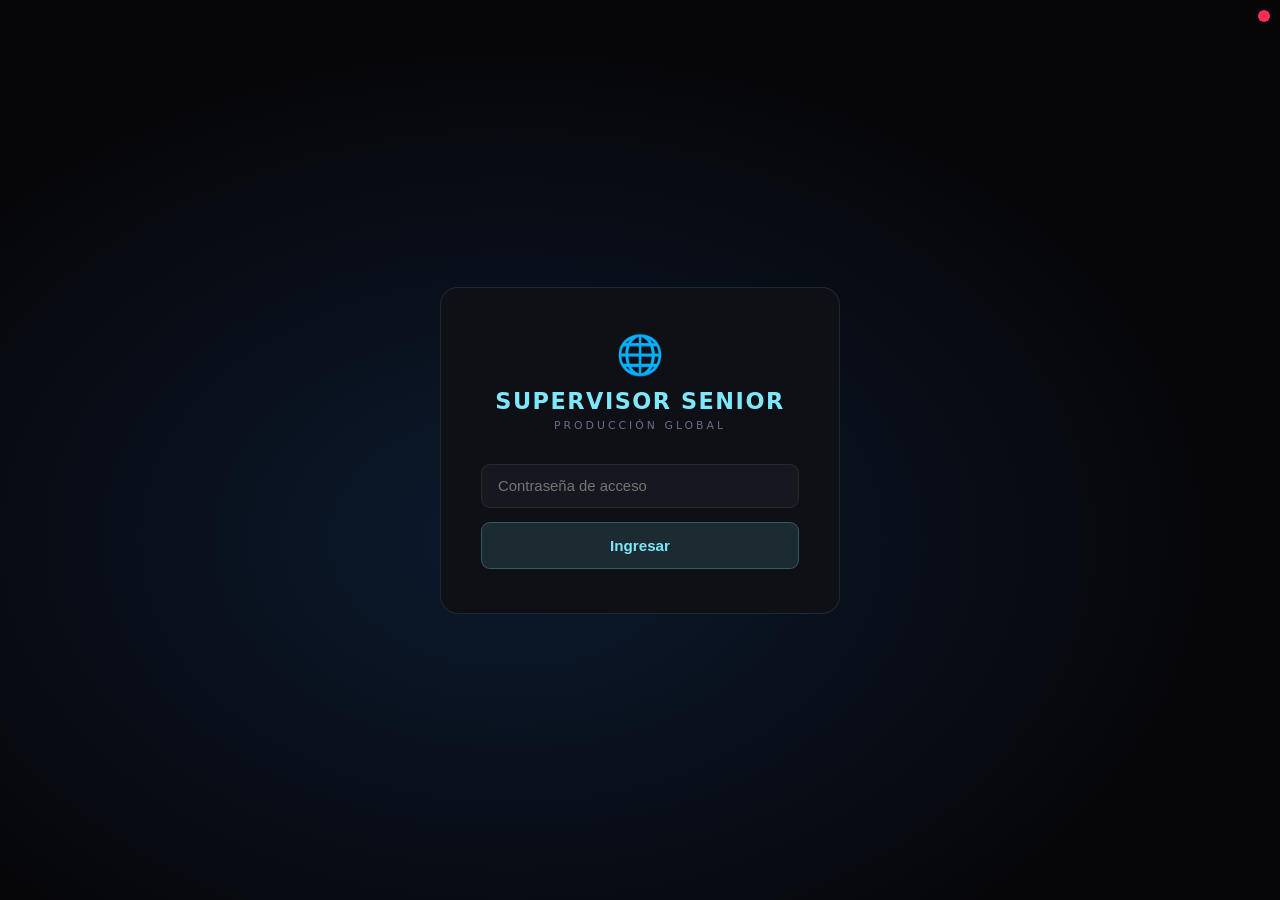
<file: senior.html>
<!DOCTYPE html>
<html lang="es">
<head>
<meta charset="UTF-8">
<meta name="viewport" content="width=device-width,initial-scale=1.0">
<title>Kollita Pro — Supervisor Senior</title>
<link rel="stylesheet" href="recursos/css/base.css">
<style>
:root{
  --bg:#060609;--s1:#0f0f16;--s2:#17171f;--s3:#1e1e28;
  --border:rgba(255,255,255,0.07);--text:#d4d4e0;--text2:#6b6b88;
  --blue:#4da6ff;--green:#3dd68c;--red:#e05c6e;--purple:#a78bfa;
  --orange:#f59e42;--senior:#7ee8fa;
}
*{box-sizing:border-box;margin:0;padding:0;}
body{font-family:"Segoe UI",system-ui,sans-serif;background:var(--bg);color:var(--text);min-height:100vh;}
#login-screen{position:fixed;inset:0;z-index:9999;background:radial-gradient(ellipse at 40% 60%,#0c1a2e 0%,#060609 65%);display:flex;align-items:center;justify-content:center;padding:20px;}
.lcard{background:var(--s1);border:1px solid rgba(126,232,250,.12);border-radius:18px;padding:44px 40px;width:100%;max-width:400px;}
.lcard-top{text-align:center;margin-bottom:32px;}
.lcard-icon{font-size:2.4em;margin-bottom:10px;}
.lcard-title{font-size:1.4em;font-weight:800;color:var(--senior);letter-spacing:1.5px;}
.lcard-sub{font-size:.68em;color:var(--text2);letter-spacing:3px;text-transform:uppercase;margin-top:5px;}
.linput{width:100%;padding:13px 16px;border:1px solid var(--border);border-radius:9px;font-size:.93em;background:var(--s2);color:var(--text);outline:none;margin-bottom:14px;transition:border-color .2s;}
.linput:focus{border-color:var(--senior);}
.lbtn{width:100%;padding:14px;background:rgba(126,232,250,.12);color:var(--senior);border:1px solid rgba(126,232,250,.25);border-radius:9px;font-size:.95em;font-weight:700;cursor:pointer;}
.lbtn:hover{background:rgba(126,232,250,.2);}
.lerr{background:rgba(224,92,110,.08);border:1px solid rgba(224,92,110,.2);border-radius:8px;padding:10px;font-size:.82em;color:var(--red);margin-top:10px;display:none;}
#app{display:none;}
.topbar{background:var(--s1);border-bottom:1px solid var(--border);padding:0 24px;display:flex;align-items:center;justify-content:space-between;height:56px;position:sticky;top:0;z-index:100;}
.t-logo{font-size:.95em;font-weight:800;color:var(--senior);}
.t-badge{font-size:.68em;background:rgba(126,232,250,.08);border:1px solid rgba(126,232,250,.18);color:var(--senior);padding:3px 11px;border-radius:20px;margin-left:10px;font-weight:600;}
.t-logout{background:rgba(224,92,110,.1);color:var(--red);border:1px solid rgba(224,92,110,.2);border-radius:7px;padding:5px 12px;font-size:.75em;font-weight:600;cursor:pointer;}
.page{padding:24px;max-width:1400px;margin:0 auto;}

/* ── Estilos para el nuevo informe de producción (tomados de Alfa) ── */
.sg{display:grid;grid-template-columns:repeat(auto-fit,minmax(155px,1fr));gap:12px;margin-bottom:22px;}
.sc{background:var(--s1);border:1px solid var(--border);border-radius:12px;padding:16px;position:relative;overflow:hidden;transition:all .3s ease;}
.sc::before{content:"";position:absolute;top:0;left:0;right:0;height:2px;background:var(--ac,var(--senior));}
.sc:hover{transform:translateY(-2px);box-shadow:0 8px 25px rgba(126,232,250,.15);}
.sl{font-size:.68em;color:var(--text2);text-transform:uppercase;font-weight:600;letter-spacing:.5px;margin-bottom:7px;}
.sv{font-size:1.75em;font-weight:800;color:var(--ac,var(--senior));line-height:1;}
.ss{font-size:.7em;color:var(--text2);margin-top:4px;}

.stats-enhanced{display:grid;grid-template-columns:repeat(auto-fit,minmax(180px,1fr));gap:16px;margin-bottom:24px;}
.stat-card-enhanced{background:var(--s1);border:1px solid var(--border);border-radius:16px;padding:20px;transition:all .3s ease;}
.stat-card-enhanced:hover{transform:translateY(-3px);border-color:var(--senior);box-shadow:0 10px 30px rgba(126,232,250,.1);}
.stat-icon{font-size:1.8em;margin-bottom:8px;}
.stat-value-large{font-size:2.2em;font-weight:900;color:var(--senior);}
.stat-label-small{font-size:.7em;color:var(--text2);text-transform:uppercase;}

.stitle{font-size:.78em;font-weight:700;color:var(--text2);text-transform:uppercase;letter-spacing:1px;margin:22px 0 12px;display:flex;align-items:center;gap:8px;}
.stitle::after{content:"";flex:1;height:1px;background:var(--border);}
.tw{background:var(--s1);border:1px solid var(--border);border-radius:12px;overflow:hidden;margin-bottom:18px;}
.tw table{width:100%;border-collapse:collapse;}
.tw th{background:var(--s2);padding:9px 14px;font-size:.68em;color:var(--text2);text-transform:uppercase;font-weight:600;text-align:left;border-bottom:1px solid var(--border);}
.tw td{padding:10px 14px;border-bottom:1px solid var(--border);font-size:.84em;color:var(--text);vertical-align:middle;}
.tw tr:last-child td{border-bottom:none;}
.tw tr:hover td{background:var(--s2);}
.cw{background:var(--s1);border:1px solid var(--border);border-radius:12px;padding:16px;margin-bottom:18px;}
.bi{display:flex;align-items:center;gap:10px;margin-bottom:7px;font-size:.78em;}
.bl{width:155px;flex-shrink:0;color:var(--text);white-space:nowrap;overflow:hidden;text-overflow:ellipsis;}
.bt{flex:1;background:var(--s3);border-radius:3px;height:10px;overflow:hidden;}
.bf{height:100%;border-radius:3px;transition:width .7s ease;}
.bv{width:50px;text-align:right;color:var(--text2);flex-shrink:0;font-size:.76em;}
.g2{display:grid;grid-template-columns:1fr 1fr;gap:18px;}
.filters{display:flex;gap:10px;flex-wrap:wrap;margin-bottom:14px;align-items:center;}
.fi{background:var(--s2);border:1px solid var(--border);border-radius:7px;padding:7px 11px;color:var(--text);font-size:.82em;outline:none;}
.fi:focus{border-color:var(--senior);}
.fs{background:var(--s2);border:1px solid var(--border);border-radius:7px;padding:7px 11px;color:var(--text);font-size:.82em;outline:none;cursor:pointer;}
.fs option{background:var(--s2);}
.qa-btn{padding:7px 12px;background:var(--s2);border:1px solid var(--border);border-radius:7px;font-size:.8em;font-weight:600;color:var(--text);cursor:pointer;transition:all .2s ease;}
.qa-btn:hover{background:var(--s3);border-color:var(--senior);color:var(--senior);}
.fe-section{display:none;}
.fe-section.active{display:block;}
.estado-tabs{display:flex;gap:8px;flex-wrap:wrap;}
.etab{padding:8px 16px;border-radius:20px;border:1px solid var(--border);background:var(--s2);color:var(--text2);font-size:.78em;font-weight:700;cursor:pointer;transition:all .2s;white-space:nowrap;}
.etab:hover{border-color:var(--senior);color:var(--text);}
.etab.active{background:var(--senior);color:#000;border-color:var(--senior);}
.toast{position:fixed;bottom:20px;right:20px;background:var(--s1);border:1px solid var(--senior);color:var(--senior);padding:10px 16px;border-radius:9px;font-weight:600;font-size:.82em;z-index:9999;animation:sli .3s ease;}
@keyframes sli{from{transform:translateX(200px);opacity:0}to{transform:translateX(0);opacity:1}}

@media(max-width:700px){.g2{grid-template-columns:1fr;}.sg{grid-template-columns:1fr 1fr;}}
</style>
</head>
<body>

<div id="login-screen">
  <div class="lcard">
    <div class="lcard-top">
      <div class="lcard-icon">🌐</div>
      <div class="lcard-title">SUPERVISOR SENIOR</div>
      <div class="lcard-sub">Producción Global</div>
    </div>
    <input type="password" id="lg-pass" class="linput" placeholder="Contraseña de acceso" onkeydown="if(event.key==='Enter')doLogin()">
    <button class="lbtn" onclick="doLogin()">Ingresar</button>
    <div class="lerr" id="lg-err"></div>
  </div>
</div>

<span id="sync-indicator" style="position:fixed;top:10px;right:10px;width:12px;height:12px;border-radius:50%;background:#ff2d55;z-index:9999;" title="Sin conexión a Supabase"></span>
<div id="app">
  <div class="topbar">
    <div style="display:flex;align-items:center;">
      <div class="t-logo">🌐 SUPERVISOR SENIOR</div>
      <div class="t-badge">Producción Global</div>
    </div>
    <div style="display:flex;align-items:center;gap:12px;">
      <span style="font-size:.78em;color:var(--text2);" id="tb-fecha"></span>
      <button class="t-logout" onclick="doLogout()">Salir</button>
    </div>
  </div>

  <div class="page active" id="main-page">
    <!-- Tabs de navegación -->
    <div class="estado-tabs" style="margin-bottom:16px;background:var(--s1);padding:10px 14px;border-radius:12px;border:1px solid var(--border);">
      <button class="etab active" data-sec="dashboard" onclick="cambiarSeccion(this)">📊 Dashboard</button>
      <button class="etab" data-sec="tendencia" onclick="cambiarSeccion(this)">📈 Producción en el tiempo</button>
      <button class="etab" data-sec="registros" onclick="cambiarSeccion(this)">📋 Registros de producción</button>
    </div>

    <!-- Filtros comunes -->
    <div class="filters">
      <select class="fs" id="prod-suc-f" onchange="renderProd()">
        <option value="">Todas las sucursales</option>
      </select>
      <select class="fs" id="prod-cat-f" onchange="renderProd()">
        <option value="">Todas las categorías</option>
        <option value="TRADICIONAL">Tradicional</option>
        <option value="ESPECIAL">Especial</option>
        <option value="PREMIUM">Premium</option>
      </select>
      <select class="fs" id="prod-turno-f" onchange="renderProd()">
        <option value="">Todos los turnos</option>
        <option value="DIA">☀️ Día</option>
        <option value="TARDE">🌇 Tarde</option>
        <option value="NOCHE">🌙 Noche</option>
      </select>
      <select class="fs" id="prod-enc-f" onchange="renderProd()">
        <option value="">Todos los encargados</option>
      </select>
      <input type="month" class="fi" id="prod-mes-f" onchange="renderProd()">
      <input type="date" class="fi" id="prod-desde-f" onchange="renderProd()" placeholder="Desde">
      <input type="date" class="fi" id="prod-hasta-f" onchange="renderProd()" placeholder="Hasta">
    </div>

    <!-- SECCIÓN 1: DASHBOARD -->
    <div class="fe-section active" id="sec-dashboard">
      <div class="stats-enhanced" id="prod-stats"></div>
      <div class="g2">
        <div><div class="stitle">📊 Producción por categoría</div><div class="cw" id="chart-prod-cat"></div></div>
        <div><div class="stitle">🫙 Sabores más producidos</div><div class="cw" id="chart-prod-sabores"></div></div>
      </div>
      <div class="g2">
        <div><div class="stitle">🏭 Producción por sucursal</div><div class="cw" id="chart-prod-suc"></div></div>
        <div><div class="stitle">⏰ Producción por turno</div><div class="cw" id="chart-prod-turno"></div></div>
      </div>
    </div>

    <!-- SECCIÓN 2: PRODUCCIÓN EN EL TIEMPO -->
    <div class="fe-section" id="sec-tendencia">
      <div style="display:flex;gap:8px;margin-bottom:10px;">
        <button class="qa-btn" onclick="cambiarPeriodo(7)">7d</button>
        <button class="qa-btn" onclick="cambiarPeriodo(14)">14d</button>
        <button class="qa-btn" onclick="cambiarPeriodo(30)">30d</button>
      </div>
      <input type="hidden" id="prod-periodo" value="30">
      <div class="sg" id="tendencia-stats"></div>
      <div class="cw" id="chart-prod-tendencia"></div>
      <div class="g2" style="margin-top:14px;">
        <div><div class="stitle">👷 Encargados más productivos</div><div class="cw" id="chart-prod-encargados" style="padding:12px;"></div></div>
        <div><div class="stitle">📦 Producción por tipo</div><div class="cw" id="chart-prod-tipo" style="padding:12px;"></div></div>
      </div>
    </div>

    <!-- SECCIÓN 3: REGISTROS DE PRODUCCIÓN -->
    <div class="fe-section" id="sec-registros">
      <div class="tw" id="prod-tabla"></div>
    </div>

  </div>
</div>

<script src="recursos/js/supabase-config.js"></script>
<script src="recursos/js/utilidades.js"></script>
<script src="recursos/js/datos.js"></script>
<script src="recursos/js/auth-global.js"></script>
<script>
// Fallback por si auth-global.js no carga desde CDN
if (typeof cfgLeerPasswords === 'undefined') {
    function cfgLeerPasswords() {
        try { return JSON.parse(localStorage.getItem('kollita_system_passwords') || '[]'); }
        catch(e) { return []; }
    }
}
</script>
<script>
/* ═══════════════════════════════════════════════
   SUPERVISOR SENIOR — PRODUCCIÓN GLOBAL
   ═══════════════════════════════════════════════ */

const SUPA_URL = 'https://wsqhzatsuymjoebzfhpg.supabase.co';
const SUPA_KEY = 'eyJhbGciOiJIUzI1NiIsInR5cCI6IkpXVCJ9.eyJpc3MiOiJzdXBhYmFzZSIsInJlZiI6IndzcWh6YXRzdXltam9lYnpmaHBnIiwicm9sZSI6ImFub24iLCJpYXQiOjE3NzkwNTUyMTMsImV4cCI6MjA5NDYzMTIxM30.bFCJBY9PAa8WviEwE8HdO2TjE3ytYM3sD6qFgxJ0pPM';

async function fetchSupabase(endpoint, method, body) {
  method = method || 'GET';
  try {
    var headers = { 'apikey': SUPA_KEY, 'Authorization': 'Bearer ' + SUPA_KEY };
    if (body) headers['Content-Type'] = 'application/json';
    var r = await fetch(SUPA_URL + '/rest/v1/' + endpoint, {
      method: method,
      headers: headers,
      body: body ? JSON.stringify(body) : undefined
    });
    if (!r.ok) return null;
    return await r.json();
  } catch(e) { return null; }
}

function updateSyncIndicator() {
  var dot = document.getElementById('sync-indicator');
  if (!dot) return;
  if (navigator.onLine) {
    fetchSupabase('sucursales?limit=1').then(function(r) {
      if (r) { dot.style.background = '#00e676'; dot.title = 'Conectado a Supabase'; }
      else { dot.style.background = '#ffd60a'; dot.title = 'Supabase no disponible (offline)'; }
    }).catch(function() { dot.style.background = '#ff2d55'; dot.title = 'Sin conexión'; });
  } else {
    dot.style.background = '#ff2d55'; dot.title = 'Sin conexión a internet';
  }
}
window.addEventListener('online', updateSyncIndicator);
window.addEventListener('offline', updateSyncIndicator);

const PASS_SENIOR = 'senior2024';
let DATA = null;

// ─── HELPERS: Leer datos reales del encargado ───
function gProdReal(){
  try { return JSON.parse(localStorage.getItem('kollita_enc_produccion')||'[]'); } catch(e) { return []; }
}
function gCatalogoReal(){
  try { var c=JSON.parse(localStorage.getItem('kollita_enc_catalogo')||'null'); return c||{}; } catch(e) { return {}; }
}
function gEncargados(){
  try { return JSON.parse(localStorage.getItem('kollita_encargados')||'[]'); } catch(e) { return []; }
}
// ════════════════ SUPABASE SYNC ════════════════
async function seniorSyncSupabaseDown(){
  if(typeof SupabaseClient==='undefined') return;
  try{ var pr=await SupabaseClient.select('produccion','select=*'); if(Array.isArray(pr)&&pr.length){ localStorage.setItem('kollita_enc_produccion',JSON.stringify(pr)); } }catch(e){}
  try{ var ct=await SupabaseClient.select('catalogo_productos','select=*'); if(Array.isArray(ct)&&ct.length){ localStorage.setItem('kollita_enc_catalogo',JSON.stringify(ct)); } }catch(e){}
  try{ var enc=await SupabaseClient.select('secretarios','select=*'); if(Array.isArray(enc)&&enc.length){ localStorage.setItem('kollita_encargados',JSON.stringify(enc)); } }catch(e){}
}
function getPrecio(catalogo, cat, sabor, tipo){
  var catData=catalogo[cat]||[];
  var prod=catData.find(function(p){ return p.n===sabor; });
  if(prod) return tipo==='media'?(prod.pm||0):(prod.pc||0);
  return tipo==='media'?10:20;
}

// ─── Fusionar datos mock + reales ───
function mergeData(){
  var mock={}; SUCURSALES.forEach(function(s){mock[s]={pedidos:[],cierres:[],reclamos:[],anulaciones:[],produccion:[]};});
  var reales=gProdReal();
  var catalogo=gCatalogoReal();
  if(!reales.length) return { data: mock, catalogo: catalogo, source: 'mock' };
  var data={};
  // Inicializar todas las sucursales desde mock
  SUCURSALES.forEach(function(suc){ data[suc]={ produccion: [] }; });
  // Agregar registros reales
  reales.forEach(function(r){
    var suc=r.suc||r.sucursal||'';
    if(!data[suc]) data[suc]={ produccion: [] };
    // Asegurar pm/pc en cada producto
    var datos={};
    for(var cat in (r.datos||{})){
      datos[cat]={};
      for(var sabor in (r.datos[cat]||{})){
        var v=r.datos[cat][sabor];
        datos[cat][sabor]={
          media: v.media||0, cuartilla: v.cuartilla||0, total: v.total||0,
          pm: v.pm||getPrecio(catalogo,cat,sabor,'media'),
          pc: v.pc||getPrecio(catalogo,cat,sabor,'cuartilla')
        };
      }
    }
    data[suc].produccion.push({
      fecha: r.fecha, turno: r.turno, encargado: r.encargado||'—',
      suc: suc, datos: datos, ts: r.ts, _real: true
    });
  });
  // Agregar mock como respaldo si no hay registros reales para una sucursal
  SUCURSALES.forEach(function(suc){
    if(!data[suc].produccion.length && mock[suc]?.produccion){
      data[suc].produccion=mock[suc].produccion;
    }
  });
  return { data: data, catalogo: catalogo, source: reales.length?'real':'mock' };
}

function doLogin(){
  const p = document.getElementById('lg-pass').value;
  const e = document.getElementById('lg-err');
  e.style.display = 'none';
  
  var panelName = 'Supervisor Senior';
  var pws = [];
  try { pws = JSON.parse(localStorage.getItem('kollita_system_passwords')||'[]'); } catch(ex){}
  var myPwObj = pws.find(x => x.panel === panelName);
  var expected = myPwObj ? myPwObj.pass : null;

  if(!expected) {
    mostrarModalCambioPassGlobal(panelName, function(){ completarLoginSenior(); });
    return;
  }

  if(p !== expected){
    e.textContent = 'Contraseña incorrecta.';
    e.style.display = 'block';
    return;
  }
  
  completarLoginSenior();
}

function completarLoginSenior() {
  var merged=mergeData();
  DATA = merged.data;
  console.log('[Supervisor Senior] Data source:', merged.source);
  document.getElementById('login-screen').style.display = 'none';
  document.getElementById('app').style.display = 'block';
  document.getElementById('tb-fecha').textContent = new Date().toLocaleDateString('es-BO',{weekday:'short',year:'numeric',month:'short',day:'numeric'});
  poblarFiltros();
  updateSyncIndicator();
  seniorSyncSupabaseDown().then(function(){ renderProd(); });
}

setInterval(function() {
  if (!DATA || document.hidden) return;
  seniorSyncSupabaseDown();
  updateSyncIndicator();
}, 60000);

function doLogout(){
  DATA = null;
  document.getElementById('login-screen').style.display = 'flex';
  document.getElementById('app').style.display = 'none';
  document.getElementById('lg-pass').value = '';
}

function poblarFiltros(){
  var selSuc = document.getElementById('prod-suc-f');
  if(selSuc){
    while(selSuc.options.length > 1) selSuc.remove(1);
    SUCURSALES.forEach(function(s){ var o=document.createElement('option'); o.value=s; o.textContent=s; selSuc.appendChild(o); });
  }
  // Poblar encargados
  var selEnc=document.getElementById('prod-enc-f');
  if(selEnc){
    while(selEnc.options.length > 1) selEnc.remove(1);
    var encs=gEncargados();
    var nombres=[];
    encs.forEach(function(e){ if(nombres.indexOf(e.nombre)===-1) nombres.push(e.nombre); });
    // También agregar encargados de los datos mock si no hay reales
    if(!nombres.length){
      SUCURSALES.forEach(function(suc){
        if(DATA[suc]&&DATA[suc].produccion){
          DATA[suc].produccion.forEach(function(r){
            var n=r.encargado||'';
            if(n&&nombres.indexOf(n)===-1) nombres.push(n);
          });
        }
      });
    }
    nombres.sort().forEach(function(n){
      var o=document.createElement('option'); o.value=n; o.textContent=n; selEnc.appendChild(o);
    });
  }
  document.getElementById('prod-mes-f').value = MES_ACTUAL;
}

function cambiarPeriodo(dias){
  document.getElementById('prod-periodo').value = dias;
  renderProd();
}

function cambiarSeccion(btn){
  document.querySelectorAll('.etab').forEach(function(b){b.classList.remove('active');});
  document.querySelectorAll('.fe-section').forEach(function(s){s.classList.remove('active');});
  btn.classList.add('active');
  document.getElementById('sec-'+btn.dataset.sec).classList.add('active');
}

function regTot(r){
  var total = 0;
  var datos = r.datos || {};
  for(var cat in datos){
    for(var sabor in (datos[cat]||{})){
      total += (datos[cat][sabor].total || 0);
    }
  }
  return total;
}

function regBs(r){
  var bss = 0;
  var datos = r.datos || {};
  for(var cat in datos){
    for(var sabor in (datos[cat]||{})){
      var v = datos[cat][sabor];
      bss += (v.media||0)*(v.pm||0) + (v.cuartilla||0)*(v.pc||0);
    }
  }
  return bss;
}

function renderProd(){
  if(!DATA) return;

  var sucF = document.getElementById('prod-suc-f').value;
  var catF = document.getElementById('prod-cat-f').value;
  var turnoF = document.getElementById('prod-turno-f').value;
  var encF = document.getElementById('prod-enc-f')?.value || '';
  var mesF = document.getElementById('prod-mes-f').value || MES_ACTUAL;
  var desF = document.getElementById('prod-desde-f').value;
  var hasF = document.getElementById('prod-hasta-f').value;

  // Recoger registros filtrados
  var regs = [];
  var sucs = sucF ? [sucF] : SUCURSALES;
  sucs.forEach(function(suc){
    var prod = DATA[suc]?.produccion || [];
    prod.forEach(function(r){
      if(!String(r.fecha||'').startsWith(mesF)) return;
      if(desF && r.fecha < desF) return;
      if(hasF && r.fecha > hasF) return;
      if(turnoF && r.turno !== turnoF) return;
      if(encF && (r.encargado||'') !== encF) return;
      regs.push({...r, suc: suc});
    });
  });

  var totGen = regs.reduce(function(s,r){return s+regTot(r);},0);
  var totBs = regs.reduce(function(s,r){return s+regBs(r);},0);

  // Totales por categoría
  var porCat = {};
  regs.forEach(function(r){
    for(var cat in (r.datos||{})){
      porCat[cat] = (porCat[cat]||0);
      for(var sabor in (r.datos[cat]||{})){
        porCat[cat] += (r.datos[cat][sabor].total||0);
      }
    }
  });

  // Totales por sucursal
  var porSuc = {}, porSucBs = {};
  regs.forEach(function(r){
    porSuc[r.suc] = (porSuc[r.suc]||0) + regTot(r);
    porSucBs[r.suc] = (porSucBs[r.suc]||0) + regBs(r);
  });

  // Totales por sabor
  var sabTot = {};
  regs.forEach(function(r){
    for(var cat in (r.datos||{})){
      if(catF && cat!==catF) continue;
      for(var sabor in (r.datos[cat]||{})){
        sabTot[sabor] = (sabTot[sabor]||0) + (r.datos[cat][sabor].total||0);
      }
    }
  });

  // Totales por turno
  var porTurno = {DIA:0, TARDE:0, NOCHE:0};
  regs.forEach(function(r){ porTurno[r.turno] = (porTurno[r.turno]||0) + regTot(r); });

  // Totales por encargado
  var porEnc = {};
  regs.forEach(function(r){ var e2=r.encargado||'—'; porEnc[e2]=(porEnc[e2]||0)+regTot(r); });

  // Totales por tipo (media/cuartilla)
  var porTipo = {media:0, cuartilla:0};
  regs.forEach(function(r){
    for(var cat in (r.datos||{})){
      for(var sabor in (r.datos[cat]||{})){
        var v=r.datos[cat][sabor];
        porTipo.media += (v.media||0);
        porTipo.cuartilla += (v.cuartilla||0);
      }
    }
  });

  // ── KPIs ──
  var sucCount = Object.keys(porSuc).filter(function(k){return porSuc[k]>0;}).length;
  var sabCount = Object.keys(sabTot).length;
  document.getElementById('prod-stats').innerHTML = [
    {l:'📦 Total Producción', v:totGen.toLocaleString(), s:'Unidades', a:'var(--senior)', icon:'📦'},
    {l:'💰 Valor Estimado', v:fmt(totBs).replace(' Bs',''), s:'Ingresos estimados', a:'var(--green)', icon:'💰'},
    {l:'📋 Registros', v:regs.length, s:'Turnos registrados', a:'var(--green)', icon:'📋'},
    {l:'🏭 Sucursales', v:sucCount, s:'Con producción', a:'var(--senior)', icon:'🏭'},
    {l:'⚡ Promedio/turno', v:regs.length?Math.round(totGen/regs.length):0, s:'Unidades', a:'var(--purple)', icon:'⚡'},
    {l:'🫙 Sabores', v:sabCount, s:'Variedades', a:'var(--orange)', icon:'🫙'},
  ].map(function(c){return '<div class="stat-card-enhanced">'+
    '<div class="stat-icon" style="color:'+c.a+'">'+c.icon+'</div>'+
    '<div class="stat-value-large" style="color:'+c.a+'">'+c.v+'</div>'+
    '<div class="stat-label-small">'+c.l+'</div>'+
    '<div style="font-size:.68em;color:var(--text2);margin-top:2px;">'+c.s+'</div>'+
  '</div>';}).join('');

  // ── Gráficos ──
  document.getElementById('chart-prod-cat').innerHTML = renderBar(
    Object.entries(porCat).filter(function(e){return e[1]>0;}).sort(function(a,b){return b[1]-a[1];}),
    'var(--purple)');
  document.getElementById('chart-prod-sabores').innerHTML = renderBar(
    Object.entries(sabTot).sort(function(a,b){return b[1]-a[1];}).slice(0,10),
    'var(--senior)');
  document.getElementById('chart-prod-suc').innerHTML = renderBar(
    Object.entries(porSuc).sort(function(a,b){return b[1]-a[1];}).map(function(e){return[e[0].split(' ')[0]+'… ('+fmt(porSucBs[e[0]]||0).replace(' Bs','')+')',e[1]];}),
    'var(--blue)');
  document.getElementById('chart-prod-turno').innerHTML = renderBar(
    [['☀️ Día',porTurno.DIA],['🌇 Tarde',porTurno.TARDE],['🌙 Noche',porTurno.NOCHE]],
    'var(--green)');

  // ── Tendencia ──
  var periodo = parseInt(document.getElementById('prod-periodo')?.value || 30);
  var hoy=new Date(), desde=new Date(); desde.setDate(desde.getDate()-periodo);
  var porDia={};
  regs.forEach(function(r){
    if(r.fecha){
      porDia[r.fecha]=(porDia[r.fecha]||0)+regTot(r);
    }
  });
  var tendencia=[], maxVal=0, minVal=Infinity, suma=0;
  for(var i=periodo-1;i>=0;i--){
    var d=new Date(); d.setDate(d.getDate()-i);
    var fecha=d.toISOString().split('T')[0];
    var totDia=porDia[fecha]||0;
    tendencia.push([fecha.slice(5), totDia]);
    maxVal=Math.max(maxVal,totDia);
    if(totDia>0) minVal=Math.min(minVal,totDia);
    suma+=totDia;
  }
  if(minVal===Infinity) minVal=0;
  var promedio=Math.round(suma/periodo);
  var ultimo=tendencia[tendencia.length-1]?.[1]||0;
  var anterior=tendencia[tendencia.length-2]?.[1]||0;
  var cambio=ultimo>0?Math.round((ultimo-anterior)/ultimo*100):0;

  document.getElementById('tendencia-stats').innerHTML=[
    {l:'📊 Promedio', v:promedio.toLocaleString(), s:'unidades/día', a:'var(--senior)'},
    {l:'⬆️ Máximo', v:maxVal.toLocaleString(), s:'unidades', a:'var(--green)'},
    {l:'⬇️ Mínimo', v:minVal.toLocaleString(), s:'unidades', a:'var(--red)'},
    {l: cambio>=0?'📈':'📉', v:(cambio>=0?'+':'')+cambio+'%', s:'vs ayer', a:cambio>=0?'var(--green)':'var(--red)'},
  ].map(function(c){return '<div class="sc" style="--ac:'+c.a+'"><div class="sl">'+c.l+'</div><div class="sv">'+c.v+'</div><div class="ss">'+c.s+'</div></div>';}).join('');
  document.getElementById('chart-prod-tendencia').innerHTML = renderBar(tendencia, 'var(--orange)');

  // ── Encargados y tipo ──
  document.getElementById('chart-prod-encargados').innerHTML = renderBar(
    Object.entries(porEnc).sort(function(a,b){return b[1]-a[1];}).slice(0,8),
    'var(--green)');
  document.getElementById('chart-prod-tipo').innerHTML = renderBar(
    [['📊 Media',porTipo.media],['📄 Cuartilla',porTipo.cuartilla]],
    'var(--blue)');

  // ── Tabla expandible ──
  var tbl = '<div style="overflow-x:auto;"><table style="width:100%;border-collapse:collapse;font-size:.85em;">'+
    '<thead><tr style="background:var(--s2);border-bottom:2px solid var(--border);color:var(--text2);">'+
      '<th style="padding:10px;">Día</th><th style="padding:10px;">Turno</th><th style="padding:10px;">Sucursal</th>'+
      '<th style="padding:10px;">Categoría</th><th style="padding:10px;">Producto</th>'+
      '<th style="padding:10px;text-align:center;">Medias</th><th style="padding:10px;text-align:center;">Cuartillas</th>'+
      '<th style="padding:10px;text-align:right;">Total U</th><th style="padding:10px;text-align:right;">Bs</th>'+
    '</tr></thead>';

  var catColorsAll = {TRADICIONAL:'var(--green)',ESPECIAL:'var(--blue)',PREMIUM:'var(--purple)',OTROS:'var(--orange)',PEDIDOS:'var(--red)'};
  var sum_m=0, sum_c=0, sum_t=0, sum_bs=0;
  var sortedRegs=regs.sort(function(a,b){return String(b.fecha).localeCompare(String(a.fecha));}).slice(0,100);
  var tIdx=0;

  sortedRegs.forEach(function(r){
    var sub_m=0, sub_c=0, sub_t=0, sub_bs=0;
    var rowsData=[];
    for(var cat in (r.datos||{})){
      for(var sabor in (r.datos[cat]||{})){
        var v=r.datos[cat][sabor];
        if(v.total>0){
          rowsData.push({cat:cat, sabor:sabor, m:v.media||0, c:v.cuartilla||0, t:v.total||0, pm:v.pm||0, pc:v.pc||0, bs:(v.media||0)*(v.pm||0)+(v.cuartilla||0)*(v.pc||0)});
        }
      }
    }
    if(rowsData.length===0) return;
    rowsData.forEach(function(d){sub_m+=d.m; sub_c+=d.c; sub_t+=d.t; sub_bs+=d.bs;});
    sum_m+=sub_m; sum_c+=sub_c; sum_t+=sub_t; sum_bs+=sub_bs;

    var rowId='prod-det-'+tIdx+'-'+Date.now();
    tbl+='<tbody style="border-bottom:2px solid var(--border);"><tr onclick="var r=document.querySelectorAll(\'.'+rowId+'\');r.forEach(function(e){e.style.display=e.style.display===\'none\'?\'table-row\':\'none\';});" style="cursor:pointer;background:var(--s3);">'+
      '<td style="padding:10px;font-weight:bold;">'+esc(String(r.fecha))+'</td>'+
      '<td style="padding:10px;"><strong>'+({'DIA':'☀️ Día','TARDE':'🌇 Tarde','NOCHE':'🌙 Noche'}[r.turno]||r.turno)+'</strong><br><span style="font-size:.78em;color:var(--text2);">'+esc(r.encargado||'—')+'</span></td>'+
      '<td style="padding:10px;font-weight:bold;color:var(--senior);">'+esc(String(r.suc).split(' ')[0])+'</td>'+
      '<td colspan="2" style="padding:10px;text-align:right;color:var(--text2);font-size:.82em;">Ver +</td>'+
      '<td style="padding:10px;text-align:center;font-weight:bold;">'+sub_m+'</td>'+
      '<td style="padding:10px;text-align:center;font-weight:bold;">'+sub_c+'</td>'+
      '<td style="padding:10px;text-align:right;font-weight:bold;">'+sub_t+'</td>'+
      '<td style="padding:10px;text-align:right;font-weight:bold;color:var(--green);">'+fmt(sub_bs)+'</td>'+
    '</tr>';

    rowsData.forEach(function(d){
      var catColor=catColorsAll[d.cat]||'var(--senior)';
      tbl+='<tr class="'+rowId+'" style="display:none;border-bottom:1px solid rgba(0,0,0,0.05);background:var(--s1);">'+
        '<td colspan="3" style="text-align:right;padding:8px;color:var(--text2);font-size:.78em;">↳</td>'+
        '<td style="padding:8px;color:var(--text2);">'+esc(d.cat||'—')+'</td>'+
        '<td style="padding:8px;font-weight:600;"><span style="color:'+catColor+';font-weight:700;">●</span> '+esc(d.sabor)+'<br><span style="font-size:.72em;color:var(--text2);">'+fmt(d.pm)+' / '+fmt(d.pc)+'</span></td>'+
        '<td style="padding:8px;text-align:center;">'+d.m+'</td>'+
        '<td style="padding:8px;text-align:center;">'+d.c+'</td>'+
        '<td style="padding:8px;text-align:right;font-weight:bold;">'+d.t+'</td>'+
        '<td style="padding:8px;text-align:right;color:var(--green);font-weight:600;">'+fmt(d.bs)+'</td>'+
      '</tr>';
    });
    tbl+='</tbody>';
    tIdx++;
  });

  if(sum_t===0) tbl+='<tbody><tr><td colspan="9" style="text-align:center;color:var(--text2);padding:30px;">Sin registros de producción</td></tr></tbody>';
  else tbl+='<tfoot><tr style="background:rgba(126,232,250,0.1);font-weight:800;font-size:1.05em;">'+
    '<td colspan="5" style="padding:12px;text-align:right;color:var(--senior);">TOTAL GENERAL</td>'+
    '<td style="padding:12px;text-align:center;color:var(--senior);">'+sum_m+'</td>'+
    '<td style="padding:12px;text-align:center;color:var(--senior);">'+sum_c+'</td>'+
    '<td style="padding:12px;text-align:right;color:var(--senior);">'+sum_t+'</td>'+
    '<td style="padding:12px;text-align:right;color:var(--green);">'+fmt(sum_bs)+'</td>'+
  '</tr></tfoot>';
  tbl+='</table></div>';
  document.getElementById('prod-tabla').innerHTML = tbl;
}
</script>
</body>
</html>
</file>
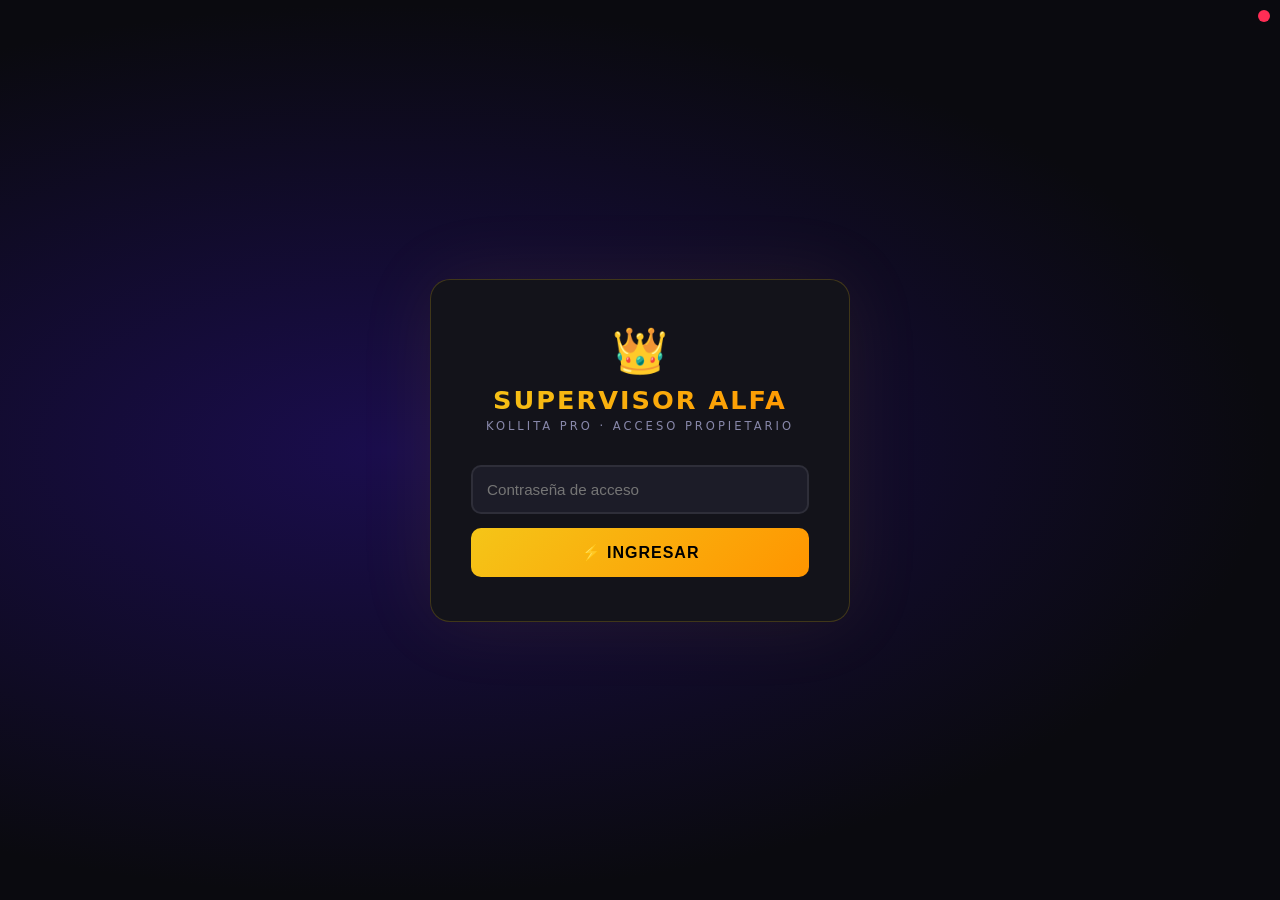
<file: supervisor_alfa.html>
<!DOCTYPE html>
<html lang="es">
<head>
<meta charset="UTF-8">
<meta name="viewport" content="width=device-width, initial-scale=1.0">
<title>Kollita Pro — Supervisor ALFA</title>
<link rel="stylesheet" href="recursos/css/base.css">
<style>
:root{--bg:#0a0a0f;--s1:#13131a;--s2:#1c1c28;--s3:#252535;--border:rgba(255,255,255,0.08);--text:#e8e8f0;--text2:#8888aa;--blue:#00b4ff;--green:#00e676;--red:#ff2d55;--purple:#bf5fff;--orange:#ff9500;--yellow:#ffd60a;--gold:#f5c518;}
*:hover{transition:all .2s ease;}
@keyframes pulse{0%,100%{opacity:1;}50%{opacity:.7;}}
@keyframes slideIn{from{transform:translateY(20px);opacity:0;}to{transform:translateY(0);opacity:1;}}
@keyframes fadeIn{from{opacity:0;}to{opacity:1;}}
.sc{animation:slideIn .4s ease forwards;}
*{box-sizing:border-box;margin:0;padding:0;}
body{font-family:"Segoe UI",system-ui,sans-serif;background:var(--bg);color:var(--text);min-height:100vh;}
/* LOGIN */
#login-screen{position:fixed;inset:0;z-index:9999;background:radial-gradient(ellipse at 30% 50%,#1a0d4d 0%,#0a0a0f 70%);display:flex;align-items:center;justify-content:center;padding:20px;}
.lcard{background:var(--s1);border:1px solid rgba(245,197,24,.2);border-radius:20px;padding:44px 40px;width:100%;max-width:420px;box-shadow:0 0 80px rgba(245,197,24,.08);animation:fu .5s ease;}
@keyframes fu{from{opacity:0;transform:translateY(30px)}to{opacity:1;transform:translateY(0)}}
.alfa-badge{text-align:center;margin-bottom:32px;}
.alfa-crown{font-size:2.8em;margin-bottom:8px;}
.alfa-title{font-size:1.6em;font-weight:900;background:linear-gradient(135deg,var(--gold),var(--orange));-webkit-background-clip:text;-webkit-text-fill-color:transparent;letter-spacing:2px;}
.alfa-sub{font-size:.72em;color:var(--text2);letter-spacing:3px;text-transform:uppercase;margin-top:4px;}
.li{width:100%;padding:14px;border:2px solid var(--border);border-radius:10px;font-size:.95em;background:var(--s2);color:var(--text);outline:none;margin-bottom:14px;transition:border-color .2s;}
.li:focus{border-color:var(--gold);}
.lbtn{width:100%;padding:15px;background:linear-gradient(135deg,var(--gold),var(--orange));color:#000;border:none;border-radius:10px;font-size:1em;font-weight:900;cursor:pointer;letter-spacing:1px;}
.lbtn:hover{opacity:.9;}
.lerr{background:rgba(255,45,85,.1);border:1px solid rgba(255,45,85,.3);border-radius:8px;padding:10px;font-size:.83em;color:var(--red);margin-top:10px;display:none;}
/* APP */
#app{display:none;}
.topbar{background:var(--s1);border-bottom:1px solid rgba(245,197,24,.15);padding:0 24px;display:flex;align-items:center;justify-content:space-between;height:58px;position:sticky;top:0;z-index:100;}
.tlogo{font-size:1.05em;font-weight:900;background:linear-gradient(135deg,var(--gold),var(--orange));-webkit-background-clip:text;-webkit-text-fill-color:transparent;}
.tbadge{font-size:.72em;background:rgba(245,197,24,.12);border:1px solid rgba(245,197,24,.25);color:var(--gold);padding:4px 12px;border-radius:20px;margin-left:12px;font-weight:700;}
.tright{display:flex;align-items:center;gap:12px;}
.tuser{font-size:.82em;color:var(--text2);}
.tlogout{background:rgba(255,45,85,.15);color:var(--red);border:1px solid rgba(255,45,85,.3);border-radius:8px;padding:6px 14px;font-size:.78em;font-weight:700;cursor:pointer;}
/* NAV */
.nav-tabs{background:var(--s1);border-bottom:1px solid var(--border);display:flex;overflow-x:auto;scrollbar-width:none;}
.nav-tabs::-webkit-scrollbar{display:none;}
.nt{padding:14px 22px;font-size:.82em;font-weight:700;color:var(--text2);cursor:pointer;white-space:nowrap;border-bottom:3px solid transparent;transition:all .2s;text-transform:uppercase;letter-spacing:.5px;}
.nt:hover{color:var(--text);background:var(--s2);}
.nt.active{color:var(--gold);border-bottom-color:var(--gold);background:rgba(245,197,24,.04);}
/* PAGES */
.page{display:none;padding:24px;max-width:1500px;margin:0 auto;}
.page.active{display:block;}
/* STAT CARDS */
.sg{display:grid;grid-template-columns:repeat(auto-fit,minmax(160px,1fr));gap:14px;margin-bottom:24px;}
.kpi-grid{display:grid;grid-template-columns:repeat(auto-fit,minmax(200px,1fr));gap:16px;margin-bottom:24px;}
.kpi-card{background:var(--s1);border:1px solid var(--border);border-radius:16px;padding:24px;text-align:center;transition:all .3s ease;}
.kpi-card:hover{border-color:var(--gold);box-shadow:0 0 20px rgba(245,197,24,.1);}
.kpi-icon{font-size:2em;margin-bottom:8px;}
.kpi-value{font-size:2em;font-weight:900;color:var(--gold);}
.kpi-label{font-size:.75em;color:var(--text2);text-transform:uppercase;margin-top:4px;}
.sc{background:var(--s1);border:1px solid var(--border);border-radius:14px;padding:18px;position:relative;overflow:hidden;transition:all .3s ease;}
.sc::before{content:"";position:absolute;top:0;left:0;right:0;height:3px;background:var(--ac,var(--blue));}
.sc:hover{transform:translateY(-2px);box-shadow:0 8px 25px rgba(0,0,0,.3);border-color:var(--ac,var(--blue));}
.sl{font-size:.7em;color:var(--text2);text-transform:uppercase;font-weight:700;letter-spacing:.5px;margin-bottom:8px;}
.sv{font-size:1.8em;font-weight:900;color:var(--ac,var(--blue));line-height:1;}
.ss{font-size:.72em;color:var(--text2);margin-top:5px;}
/* SECTION */
.stitle{font-size:.88em;font-weight:700;color:var(--text2);text-transform:uppercase;letter-spacing:1px;margin:24px 0 12px;display:flex;align-items:center;gap:8px;}
.stitle::after{content:"";flex:1;height:1px;background:var(--border);}
/* TABLE */
.tw{background:var(--s1);border:1px solid var(--border);border-radius:14px;overflow:hidden;margin-bottom:20px;}
.tw table{width:100%;border-collapse:collapse;}
.tw th{background:var(--s2);padding:10px 14px;font-size:.7em;color:var(--text2);text-transform:uppercase;font-weight:700;text-align:left;border-bottom:1px solid var(--border);}
.tw td{padding:10px 14px;border-bottom:1px solid var(--border);font-size:.86em;color:var(--text);vertical-align:middle;}
.tw tr:last-child td{border-bottom:none;}
.tw tr:hover td{background:var(--s2);}
/* CHARTS */
.cw{background:var(--s1);border:1px solid var(--border);border-radius:14px;padding:18px;margin-bottom:20px;}
.ctitle{font-size:.8em;font-weight:700;color:var(--text2);text-transform:uppercase;margin-bottom:14px;}
.bi{display:flex;align-items:center;gap:10px;margin-bottom:7px;font-size:.8em;}
.bl{width:160px;flex-shrink:0;color:var(--text);white-space:nowrap;overflow:hidden;text-overflow:ellipsis;}
.bt{flex:1;background:var(--s3);border-radius:4px;height:12px;overflow:hidden;}
.bf{height:100%;border-radius:4px;transition:width .7s ease;}
.bv{width:60px;text-align:right;color:var(--text2);flex-shrink:0;font-size:.78em;}
/* SUCURSALES GRID */
.suc-grid{display:grid;grid-template-columns:repeat(auto-fill,minmax(280px,1fr));gap:16px;margin-bottom:24px;}
.suc-card{background:var(--s1);border:1px solid var(--border);border-radius:16px;padding:20px;cursor:pointer;transition:all .25s ease;position:relative;overflow:hidden;}
.suc-card::before{content:"";position:absolute;top:0;left:0;right:0;height:3px;background:linear-gradient(90deg,var(--gold),var(--orange));}
.suc-card:hover{transform:translateY(-3px);box-shadow:0 8px 30px rgba(245,197,24,.1);border-color:rgba(245,197,24,.2);}
.suc-name{font-size:1em;font-weight:800;color:var(--text);margin-bottom:10px;}
.suc-stats{display:grid;grid-template-columns:1fr 1fr;gap:8px;}
.suc-stat{background:var(--s2);border-radius:8px;padding:8px;text-align:center;}
.suc-stat-l{font-size:.65em;color:var(--text2);text-transform:uppercase;}
.suc-stat-v{font-size:1.1em;font-weight:700;color:var(--green);}
/* QUICK ACTIONS */
.quick-actions{display:flex;gap:10px;margin-bottom:20px;flex-wrap:wrap;}
.qa-btn{padding:10px 18px;background:var(--s2);border:1px solid var(--border);border-radius:10px;font-size:.82em;font-weight:600;color:var(--text);cursor:pointer;transition:all .2s ease;}
.qa-btn:hover{background:var(--s3);border-color:var(--gold);color:var(--gold);transform:scale(1.02);}
.estado-tabs{display:flex;gap:8px;flex-wrap:wrap;margin-bottom:12px;}
.etab{padding:8px 16px;border-radius:20px;border:1px solid var(--border);background:var(--s2);color:var(--text2);font-size:.78em;font-weight:700;cursor:pointer;transition:all .2s;white-space:nowrap;}
.etab:hover{border-color:var(--gold);color:var(--text);}
.etab.active{background:var(--gold);color:#000;border-color:var(--gold);}
.fe-section{display:none;}
.fe-section.active{display:block;}
/* KPI LARGE */
.kpi-large{text-align:center;padding:20px;}
.kpi-val{font-size:2.5em;font-weight:900;background:linear-gradient(135deg,var(--gold),var(--orange));-webkit-background-clip:text;-webkit-text-fill-color:transparent;}
.kpi-label{font-size:.8em;color:var(--text2);margin-top:4px;}
/* PROGRESS BAR */
.prog-bar{height:8px;background:var(--s3);border-radius:4px;overflow:hidden;margin-top:8px;}
.prog-fill{height:100%;border-radius:4px;transition:width .8s ease;background:linear-gradient(90deg,var(--gold),var(--orange));}
/* ANIMATED NUMBERS */
.animated-num{animation:pulse 2s ease-in-out infinite;}
/* METRICS ROW */
.metrics-row{display:flex;gap:16px;margin-bottom:20px;flex-wrap:wrap;}
.metric-card{flex:1;min-width:140px;background:var(--s2);border:1px solid var(--border);border-radius:12px;padding:16px;transition:all .2s ease;}
.metric-card:hover{border-color:var(--gold);}
/* REAL TIME */
.real-time{background:rgba(0,230,118,.1);border:1px solid rgba(0,230,118,.2);padding:8px 14px;border-radius:8px;font-size:.78em;color:var(--green);display:inline-flex;align-items:center;gap:6px;}
.real-time::before{content:"";width:8px;height:8px;background:var(--green);border-radius:50%;animation:pulse 1s infinite;}
/* ENHANCED STATS */
.stats-enhanced{display:grid;grid-template-columns:repeat(auto-fit,minmax(180px,1fr));gap:16px;margin-bottom:24px;}
.stat-card-enhanced{background:var(--s1);border:1px solid var(--border);border-radius:16px;padding:20px;transition:all .3s ease;}
.stat-card-enhanced:hover{transform:translateY(-3px);border-color:var(--gold);box-shadow:0 10px 30px rgba(245,197,24,.1);}
.stat-icon{font-size:1.8em;margin-bottom:8px;}
.stat-value-large{font-size:2.2em;font-weight:900;color:var(--gold);}
.stat-label-small{font-size:.7em;color:var(--text2);text-transform:uppercase;}
/* MODAL */
.modal{display:none;position:fixed;inset:0;background:rgba(0,0,0,.85);z-index:500;justify-content:center;align-items:flex-start;overflow-y:auto;padding:20px;backdrop-filter:blur(4px);}
.modal.open{display:flex;}
.mbox{background:var(--s1);border:1px solid var(--border);border-radius:16px;padding:28px;width:100%;max-width:900px;margin:auto;box-shadow:0 20px 60px rgba(0,0,0,.6);}
.mtitle{font-size:1.15em;font-weight:800;color:var(--text);margin-bottom:20px;display:flex;justify-content:space-between;align-items:center;}
.mc{cursor:pointer;color:var(--text2);font-size:1.3em;}
.mc:hover{color:var(--red);}
/* BADGES */
.badge{display:inline-block;padding:3px 10px;border-radius:20px;font-size:.7em;font-weight:700;}
.bp{background:rgba(255,149,0,.2);color:var(--orange);border:1px solid rgba(255,149,0,.3);}
.be{background:rgba(0,230,118,.15);color:var(--green);border:1px solid rgba(0,230,118,.3);}
.ba{background:rgba(255,45,85,.15);color:var(--red);border:1px solid rgba(255,45,85,.3);}
/* FILTERS */
.fi{background:var(--s2);border:1px solid var(--border);border-radius:8px;padding:8px 12px;color:var(--text);font-size:.84em;outline:none;}
.fi:focus{border-color:var(--gold);}
.fs{background:var(--s2);border:1px solid var(--border);border-radius:8px;padding:8px 12px;color:var(--text);font-size:.84em;outline:none;cursor:pointer;}
.fs option{background:var(--s2);}
.filters{display:flex;gap:10px;flex-wrap:wrap;margin-bottom:16px;align-items:center;}
/* TOAST */
.toast{position:fixed;bottom:20px;right:20px;background:var(--s2);border:1px solid var(--green);color:var(--green);padding:12px 20px;border-radius:10px;font-weight:600;font-size:.88em;z-index:9999;animation:sli .3s ease;}
@keyframes sli{from{transform:translateX(300px);opacity:0}to{transform:translateX(0);opacity:1}}
/* 2-COL GRID */
.g2{display:grid;grid-template-columns:1fr 1fr;gap:20px;}
@media(max-width:700px){.g2{grid-template-columns:1fr;}.suc-grid{grid-template-columns:1fr;}.sg{grid-template-columns:1fr 1fr;}.suc-ranking{grid-template-columns:1fr;}}
/* ALERTAS */
.alerts-row{display:flex;gap:10px;flex-wrap:wrap;margin-bottom:16px;}
.alert-card{display:flex;align-items:center;gap:8px;padding:10px 14px;border-radius:10px;font-size:.8em;font-weight:600;background:var(--s1);border:1px solid var(--border);}
.alert-card.red{border-color:rgba(255,45,85,.4);background:rgba(255,45,85,.08);color:var(--red);}
.alert-card.orange{border-color:rgba(255,149,0,.4);background:rgba(255,149,0,.08);color:var(--orange);}
.alert-card.green{border-color:rgba(0,230,118,.4);background:rgba(0,230,118,.08);color:var(--green);}
.alert-card.blue{border-color:rgba(0,180,255,.4);background:rgba(0,180,255,.08);color:var(--blue);}
/* RANKING */
.suc-ranking{display:grid;grid-template-columns:repeat(3,1fr);gap:12px;margin-bottom:20px;}
.rank-card{display:flex;flex-direction:column;align-items:center;padding:16px 12px;border-radius:12px;background:var(--s1);border:1px solid var(--border);text-align:center;transition:all .25s;}
.rank-card.gold{border-color:rgba(245,197,24,.4);background:linear-gradient(135deg,rgba(245,197,24,.08),transparent);}
.rank-card.silver{border-color:rgba(192,192,192,.3);background:linear-gradient(135deg,rgba(192,192,192,.05),transparent);}
.rank-card.bronze{border-color:rgba(205,127,50,.3);background:linear-gradient(135deg,rgba(205,127,50,.05),transparent);}
.rank-card:hover{transform:translateY(-2px);}
.rank-pos{font-size:1.8em;font-weight:900;margin-bottom:6px;}
.rank-card.gold .rank-pos{color:var(--gold);}
.rank-card.silver .rank-pos{color:#c0c0c0;}
.rank-card.bronze .rank-pos{color:#cd7f32;}
.rank-name{font-size:.85em;font-weight:700;color:var(--text);margin-bottom:4px;}
.rank-metric{font-size:.72em;color:var(--green);font-weight:600;}
/* TREND INDICATOR */
.trend{font-size:.7em;font-weight:700;padding:2px 6px;border-radius:4px;margin-left:6px;}
.trend.up{color:var(--green);background:rgba(0,230,118,.12);}
.trend.down{color:var(--red);background:rgba(255,45,85,.12);}
/* MINI BARS */
.mini-bars{display:flex;flex-direction:column;gap:4px;}
.mini-bar-row{display:flex;align-items:center;gap:8px;font-size:.78em;}
.mini-bar-lbl{flex:1;color:var(--text);white-space:nowrap;overflow:hidden;text-overflow:ellipsis;}
.mini-bar-track{flex:1;height:6px;background:var(--s3);border-radius:3px;overflow:hidden;max-width:80px;}
.mini-bar-fill{height:100%;border-radius:3px;transition:width .5s;}
.mini-bar-val{width:40px;text-align:right;color:var(--text2);font-size:.72em;}
/* PIE CHART SIMULATED */
.pie-wrap{display:flex;align-items:center;gap:20px;flex-wrap:wrap;}
.pie-visual{display:grid;grid-template-columns:1fr 1fr;gap:4px;width:100px;height:100px;border-radius:50%;overflow:hidden;border:3px solid var(--s3);}
.pie-legend{display:flex;flex-direction:column;gap:6px;flex:1;}
.pie-legend-item{display:flex;align-items:center;gap:8px;font-size:.8em;}
.pie-legend-dot{width:10px;height:10px;border-radius:50%;flex-shrink:0;}
/* KPI ENHANCED */
.kpi-trend{display:flex;align-items:center;gap:4px;margin-top:4px;}
.kpi-sub{font-size:.68em;color:var(--text2);margin-top:2px;}
/* STAT MINI GRID */
.stat-mini-grid{display:grid;grid-template-columns:1fr 1fr;gap:8px;margin-top:8px;padding-top:8px;border-top:1px solid var(--border);}
.stat-mini{text-align:center;}
.stat-mini-val{font-size:1.1em;font-weight:800;color:var(--text);}
.stat-mini-lbl{font-size:.6em;color:var(--text2);text-transform:uppercase;}
/* RESPONSIVIDAD GENERAL PARA TODOS LOS DISPOSITIVOS */
.table-responsive { width: 100%; overflow-x: auto; -webkit-overflow-scrolling: touch; }
@media (max-width: 768px) {
    body { font-size: 14px; }
    .page { padding: 10px; }
    .topbar { padding: 0 10px; flex-direction: column; height: auto; text-align: center; gap: 10px; padding-top:10px; padding-bottom:10px; }
    .tright { justify-content: center; width: 100%; }
    .stitle { font-size: 1em; text-align: center; }
    .kpi-grid, .sg, .g2, .suc-grid, .suc-ranking, .metrics-row { grid-template-columns: 1fr !important; }
    .filters { flex-direction: column; align-items: stretch; }
    .fs, .fi { width: 100%; box-sizing: border-box; }
    .mbox { width: 95%; padding: 15px; margin: 10px auto; }
    .quick-actions, .acciones-ticket { justify-content: center; }
    th, td { font-size: 0.85em; padding: 8px 5px; }
    .sc { padding: 12px; }
    .sv { font-size: 1.5em; }
    .nav-tabs { padding-bottom: 5px; }
    .nt { padding: 10px 15px; font-size: 0.75em; }
}
</style>
</head>
<body>

<div id="login-screen">
  <div class="lcard">
    <div class="alfa-badge">
      <div class="alfa-crown">👑</div>
      <div class="alfa-title">SUPERVISOR ALFA</div>
      <div class="alfa-sub">Kollita Pro · Acceso Propietario</div>
    </div>
    <input type="password" id="lg-pass" class="li" placeholder="Contraseña de acceso" onkeydown="if(event.key==='Enter')doLogin()">
    <button class="lbtn" onclick="doLogin()">⚡ INGRESAR</button>
    <div class="lerr" id="lg-err"></div>
  </div>
</div>

<span id="sync-indicator" style="position:fixed;top:10px;right:10px;width:12px;height:12px;border-radius:50%;background:#ff2d55;z-index:9999;" title="Sin conexión a Supabase"></span>
<div id="app">
  <div class="topbar">
    <div style="display:flex;align-items:center;">
      <div class="tlogo">👑 SUPERVISOR ALFA</div>
      <div class="tbadge">Propietario</div>
    </div>
    <div class="tright">
      <span class="tuser" id="tb-fecha"></span>
      <button class="tlogout" onclick="doLogout()">Salir</button>
    </div>
  </div>
  <div class="nav-tabs">
<div class="nt active" data-tab="dashboard" onclick="goTab(this)">📊 Dashboard Global</div>
    <div class="nt" data-tab="sucursales" onclick="goTab(this)">🏪 Sucursales</div>
    <div class="nt" data-tab="produccion" onclick="goTab(this)">🏭 Informe Producción</div>
    <div class="nt" data-tab="pedidos" onclick="goTab(this)">📋 Pedidos Global</div>
    <div class="nt" data-tab="supervisores" onclick="goTab(this)">👑 Supervisores</div>
  </div>

  <!-- DASHBOARD GLOBAL -->
  <div class="page active" id="page-dashboard">
    <div class="filters">
      <select class="fs" id="dash-mes" onchange="renderDash()">
        <option value="">Este mes</option>
        <option value="all">Todos los datos</option>
      </select>
      <select class="fs" id="dash-suc" onchange="renderDash()">
        <option value="">Todas las sucursales</option>
      </select>
    </div>
    <!-- QUICK ACTIONS -->
    <div class="quick-actions">
      <button class="qa-btn" onclick="renderDash()">🔄 Actualizar</button>
      <button class="qa-btn" onclick="generarInformeWord('semanal')">📄 Informe Semanal</button>
      <button class="qa-btn" onclick="generarInformeWord('mensual')">📊 Informe Mensual</button>
    </div>
    <div class="sg" id="dash-stats"></div>

  <!-- ALERTAS -->
  <div id="alerts-row"></div>

  <!-- RANKING SUCURSALES -->
  <div class="stitle">🏆 Ranking de Sucursales</div>
  <div class="suc-ranking" id="suc-ranking"></div>

  <div class="g2">
    <div>
      <div class="stitle">📈 Ventas por sucursal (mes)</div>
      <div class="cw" id="chart-suc"></div>
    </div>
    <div>
      <div class="stitle">🏆 Top 5 Productos más vendidos</div>
      <div class="cw" id="chart-prod"></div>
    </div>
  </div>
  <div class="g2">
    <div>
      <div class="stitle">👥 Secretarios más activos</div>
      <div class="cw" id="chart-secs"></div>
    </div>
    <div>
      <div class="stitle">💳 Métodos de pago</div>
      <div class="cw" id="chart-metodos"></div>
    </div>
  </div>
  <div class="g2">
    <div>
      <div class="stitle">🕐 Actividad reciente (últimas entregas)</div>
      <div class="cw" id="chart-activity"></div>
    </div>
    <div>
      <div class="stitle">📊 Distribución de estados</div>
      <div class="cw" id="chart-estados"></div>
    </div>
  </div>
  <div class="stitle">🔒 Últimos cierres de caja</div>
  <div class="tw" id="dash-cierres"></div>
  </div>

  <!-- SUCURSALES -->
  <div class="page" id="page-sucursales">
    <div class="stitle">🏪 Selecciona una sucursal para ver sus datos detallados</div>
    <div class="suc-grid" id="suc-grid"></div>
  </div>

  <!-- PRODUCCIÓN -->
  <div class="page" id="page-produccion">
    <div class="estado-tabs" style="margin-bottom:16px;background:var(--s1);padding:10px 14px;border-radius:12px;border:1px solid var(--border);">
      <button class="etab active" data-sec="dashboard" onclick="cambiarSeccionAlfa(this)">📊 Dashboard</button>
      <button class="etab" data-sec="tendencia" onclick="cambiarSeccionAlfa(this)">📈 Producción en el tiempo</button>
      <button class="etab" data-sec="registros" onclick="cambiarSeccionAlfa(this)">📋 Registros de producción</button>
    </div>
    <div class="filters">
      <select class="fs" id="prod-suc-f" onchange="renderProd()"><option value="">Todas las sucursales</option></select>
      <select class="fs" id="prod-cat-f" onchange="renderProd()"><option value="">Todas las categorías</option><option value="TRADICIONAL">Tradicional</option><option value="ESPECIAL">Especial</option><option value="PREMIUM">Premium</option></select>
      <select class="fs" id="prod-turno-f" onchange="renderProd()"><option value="">Todos los turnos</option><option value="DIA">☀️ Día</option><option value="TARDE">🌇 Tarde</option><option value="NOCHE">🌙 Noche</option></select>
      <select class="fs" id="prod-enc-f" onchange="renderProd()"><option value="">Todos los encargados</option></select>
      <input type="month" class="fi" id="prod-mes-f" onchange="renderProd()">
      <input type="date" class="fi" id="prod-desde-f" onchange="renderProd()" placeholder="Desde">
      <input type="date" class="fi" id="prod-hasta-f" onchange="renderProd()" placeholder="Hasta">
    </div>
    <div class="fe-section active" id="sec-dashboard">
      <div class="stats-enhanced" id="prod-stats"></div>
      <div class="g2">
        <div><div class="stitle">📊 Producción por categoría</div><div class="cw" id="chart-prod-cat"></div></div>
        <div><div class="stitle">🫙 Sabores más producidos</div><div class="cw" id="chart-prod-sabores"></div></div>
      </div>
      <div class="g2">
        <div><div class="stitle">🏭 Producción por sucursal</div><div class="cw" id="chart-prod-suc"></div></div>
        <div><div class="stitle">⏰ Producción por turno</div><div class="cw" id="chart-prod-turno"></div></div>
      </div>
    </div>
    <div class="fe-section" id="sec-tendencia">
      <div style="display:flex;gap:8px;margin-bottom:10px;">
        <button class="qa-btn" onclick="cambiarPeriodo(7)">7d</button>
        <button class="qa-btn" onclick="cambiarPeriodo(14)">14d</button>
        <button class="qa-btn" onclick="cambiarPeriodo(30)">30d</button>
      </div>
      <input type="hidden" id="prod-periodo" value="30">
      <div class="sg" id="tendencia-stats"></div>
      <div class="cw" id="chart-prod-tendencia"></div>
      <div class="g2" style="margin-top:14px;">
        <div><div class="stitle">👷 Encargados más productivos</div><div class="cw" id="chart-prod-encargados" style="padding:12px;"></div></div>
        <div><div class="stitle">📦 Producción por tipo</div><div class="cw" id="chart-prod-tipo" style="padding:12px;"></div></div>
      </div>
    </div>
    <div class="fe-section" id="sec-registros">
      <div class="tw" id="prod-tabla"></div>
    </div>
  </div>

  <!-- PEDIDOS GLOBAL -->
  <div class="page" id="page-pedidos">
    <div class="estado-tabs">
      <button class="etab active" data-est="PENDIENTE" onclick="filtrarPedAlfa(this)">🟡 PENDIENTES</button>
      <button class="etab" data-est="PREPARADO" onclick="filtrarPedAlfa(this)">🟠 PREPARADOS</button>
      <button class="etab" data-est="ENTREGADO" onclick="filtrarPedAlfa(this)">🟢 ENTREGADOS</button>
    </div>
    <div class="filters">
      <select class="fs" id="ped-suc" onchange="renderPedidosGlobal()"><option value="">Todas las sucursales</option></select>
      <select class="fs" id="ped-est" onchange="onPedEstadoAlfa()">
        <option value="PENDIENTE" selected>🟡 Pendientes App</option>
        <option value="PREPARADO">🟠 Preparados</option>
        <option value="ENTREGADO">🟢 Entregados</option>
        <option value="ANULADO">🔴 Anulados</option>
      </select>
      <input type="date" class="fi" id="ped-desde" onchange="renderPedidosGlobal()">
      <input type="date" class="fi" id="ped-hasta" onchange="renderPedidosGlobal()">
      <input type="text" class="fi" placeholder="🔍 Buscar cliente..." id="ped-q" oninput="renderPedidosGlobal()" style="flex:1;min-width:150px;">
    </div>
    <div class="tw">
      <div class="table-responsive"><table><thead><tr>
        <th>Nota</th><th>Sucursal</th><th>Cliente</th><th>Secretario</th>
        <th>Fecha</th><th>Total</th><th>Estado</th><th>Acciones</th>
      </tr></thead><tbody id="ped-tbody"></tbody></table></div>
    </div>
</div>

  <!-- REPORTE DE PAGOS Y REGISTROS — COCAPAY -->
  <div class="page" id="page-supervisores">
    <div style="display:flex;align-items:center;justify-content:space-between;margin-bottom:16px;">
      <div>
        <span style="font-size:1em;font-weight:700;color:var(--gold);">📊 Reporte de Pagos</span>
        <span style="font-size:.72em;color:var(--text2);margin-left:8px;">— CocaPay Pro</span>
      </div>
      <div style="font-size:.72em;color:var(--text2);" id="alfa-rep-fecha"></div>
    </div>

    <div class="filters" style="margin-bottom:14px;">
      <select class="fs" id="alfa-rep-suc" onchange="renderSupervisores()"><option value="">🏪 Todas las sucursales</option></select>
      <select class="fs" id="alfa-rep-periodo" onchange="renderSupervisores()">
        <option value="">📅 Todos los períodos</option>
        <option value="LUNES">Lunes</option>
        <option value="MIERCOLES">Miércoles</option>
        <option value="SABADO">Sábado</option>
      </select>
      <input type="date" class="fi" id="alfa-rep-desde" onchange="renderSupervisores()" placeholder="Desde">
      <input type="date" class="fi" id="alfa-rep-hasta" onchange="renderSupervisores()" placeholder="Hasta">
    </div>

    <div class="sg" id="super-stats" style="margin-bottom:16px;"></div>

    <div class="g2" style="margin-bottom:16px;">
      <div class="cw"><div id="alfa-chart-suc"></div></div>
      <div class="cw"><div id="alfa-chart-periodo"></div></div>
    </div>

    <div class="stitle">💳 Pagos <span style="font-weight:400;font-size:.85em;text-transform:none;color:var(--gold);" id="alfa-pagos-count"></span></div>
    <div class="tw"><table><thead><tr>
      <th>Fecha</th><th>Casero</th><th>Sucursal</th><th>Período</th><th>Tanques</th><th>Monto</th><th>Método</th>
    </tr></thead><tbody id="alfa-tbl-pagos"></tbody></table></div>

    <div class="stitle">📋 Registros de Tanques <span style="font-weight:400;font-size:.85em;text-transform:none;color:var(--gold);" id="alfa-reg-count"></span></div>
    <div class="tw"><table><thead><tr>
      <th>Fecha</th><th>Casero</th><th>Sucursal</th><th>Turno</th><th>Tanques</th><th>Monto</th><th>Estado</th>
    </tr></thead><tbody id="alfa-tbl-registros"></tbody></table></div>
  <div id="ticket-print"></div>
  </div>
</div>

<!-- MODAL SUCURSAL DETALLE -->
<div class="modal" id="modal-suc">
  <div class="mbox">
    <div class="mtitle" id="suc-modal-title">Sucursal <span class="mc" onclick="cM('modal-suc')">✕</span></div>
    <div id="suc-modal-body"></div>
  </div>
</div>

<script src="recursos/js/supabase-config.js"></script>
<script src="recursos/js/utilidades.js"></script>
<script src="recursos/js/datos.js"></script>
<script src="recursos/js/auth-global.js"></script>
<script>
// Fallback por si auth-global.js no carga desde CDN
if (typeof cfgLeerPasswords === 'undefined') {
    function cfgLeerPasswords() {
        try { return JSON.parse(localStorage.getItem('kollita_system_passwords') || '[]'); }
        catch(e) { return []; }
    }
}
</script>
<script>
const PASS = 'alfa2024';
let DATA = null;

const SUPA_URL = 'https://wsqhzatsuymjoebzfhpg.supabase.co';
const SUPA_KEY = 'eyJhbGciOiJIUzI1NiIsInR5cCI6IkpXVCJ9.eyJpc3MiOiJzdXBhYmFzZSIsInJlZiI6IndzcWh6YXRzdXltam9lYnpmaHBnIiwicm9sZSI6ImFub24iLCJpYXQiOjE3NzkwNTUyMTMsImV4cCI6MjA5NDYzMTIxM30.bFCJBY9PAa8WviEwE8HdO2TjE3ytYM3sD6qFgxJ0pPM';

async function fetchSupabase(endpoint, method, body) {
  method = method || 'GET';
  try {
    var headers = { 'apikey': SUPA_KEY, 'Authorization': 'Bearer ' + SUPA_KEY };
    if (body) headers['Content-Type'] = 'application/json';
    var r = await fetch(SUPA_URL + '/rest/v1/' + endpoint, {
      method: method,
      headers: headers,
      body: body ? JSON.stringify(body) : undefined
    });
    if (!r.ok) return null;
    return await r.json();
  } catch(e) { return null; }
}

function updateSyncIndicator() {
  var dot = document.getElementById('sync-indicator');
  if (!dot) return;
  if (navigator.onLine) {
    fetchSupabase('sucursales?limit=1').then(function(r) {
      if (r) { dot.style.background = '#00e676'; dot.title = 'Conectado a Supabase'; }
      else { dot.style.background = '#ffd60a'; dot.title = 'Supabase no disponible (offline)'; }
    }).catch(function() { dot.style.background = '#ff2d55'; dot.title = 'Sin conexión'; });
  } else {
    dot.style.background = '#ff2d55'; dot.title = 'Sin conexión a internet';
  }
}
window.addEventListener('online', updateSyncIndicator);
window.addEventListener('offline', updateSyncIndicator);
function gProdRealA(){ try{return JSON.parse(localStorage.getItem('kollita_enc_produccion')||'[]');}catch(e){return[];} }
function gCatalogoRealA(){ try{var c=JSON.parse(localStorage.getItem('kollita_enc_catalogo')||'null');return c||{};}catch(e){return{};} }
function gAllPedidosA(){ try{return JSON.parse(localStorage.getItem('kollita_db')||'[]');}catch(e){return[];} }
// ════════════════ SUPABASE SYNC ════════════════
async function alfaSyncSupabaseDown(){
  if(typeof SupabaseClient==='undefined') return;
  try{ var p=await SupabaseClient.select('pedidos','select=*'); if(Array.isArray(p)&&p.length){ localStorage.setItem('kollita_db',JSON.stringify(p)); } }catch(e){}
  try{ var pr=await SupabaseClient.select('produccion','select=*'); if(Array.isArray(pr)&&pr.length){ localStorage.setItem('kollita_enc_produccion',JSON.stringify(pr)); } }catch(e){}
  try{ var ct=await SupabaseClient.select('catalogo_productos','select=*'); if(Array.isArray(ct)&&ct.length){ localStorage.setItem('kollita_enc_catalogo',JSON.stringify(ct)); } }catch(e){}
  try{ var cc=await SupabaseClient.select('cierres_caja','select=*'); if(Array.isArray(cc)&&cc.length){ localStorage.setItem('turnos_cerrados_kollita',JSON.stringify(cc)); } }catch(e){}
}
function getPrecioA(cat,sabor,tipo){
  var cata=gCatalogoRealA(); var cd=cata[cat]||[];
  var p=cd.find(function(x){return x.n===sabor;});
  if(p) return tipo==='media'?(p.pm||0):(p.pc||0);
  return tipo==='media'?10:20;
}
function mergeDataAlfa(){
  var mock={}; SUCURSALES.forEach(function(s){mock[s]={pedidos:[],cierres:[],reclamos:[],anulaciones:[],produccion:[]};}); var reales=gProdRealA(); var catalogo=gCatalogoRealA();
  if(!reales.length) return {data:mock,catalogo:catalogo};
  var data={};
  SUCURSALES.forEach(function(suc){data[suc]=(mock[suc]||{});data[suc].produccion=[];});
  reales.forEach(function(r){
    var suc=r.suc||r.sucursal||'';
    if(!data[suc]){data[suc]=(mock[suc]||{});data[suc].produccion=[];}
    var datos={};
    for(var cat in(r.datos||{})){datos[cat]={};
      for(var sabor in(r.datos[cat]||{})){
        var v=r.datos[cat][sabor];
        datos[cat][sabor]={media:v.media||0,cuartilla:v.cuartilla||0,total:v.total||0,pm:v.pm||getPrecioA(cat,sabor,'media'),pc:v.pc||getPrecioA(cat,sabor,'cuartilla')};
      }
    }
    data[suc].produccion.push({fecha:r.fecha,turno:r.turno,encargado:r.encargado||'—',suc:suc,datos:datos,ts:r.ts,_real:true});
  });
  SUCURSALES.forEach(function(suc){if(!data[suc].produccion.length&&mock[suc]?.produccion)data[suc].produccion=mock[suc].produccion;});
  return {data:data,catalogo:catalogo};
}

function doLogin(){
  const p=document.getElementById('lg-pass').value;
  const e=document.getElementById('lg-err');
  e.style.display='none';
  var panelName = 'Supervisor Alfa';
  var pws = [];
  try { pws = JSON.parse(localStorage.getItem('kollita_system_passwords')||'[]'); } catch(ex){}
  var myPwObj = pws.find(x => x.panel === panelName);
  var expected = myPwObj ? myPwObj.pass : null;

  if(!expected) {
    mostrarModalCambioPassGlobal(panelName, function(){ completarLoginAlfa(); });
    return;
  }

  if(p!==expected){
    e.textContent='Contrase�a incorrecta.';
    e.style.display='block';
    return;
  }

  completarLoginAlfa();
}

function completarLoginAlfa(){
  var merged=mergeDataAlfa(); DATA=merged.data;
  console.log('[Supervisor Alfa] Data source:', merged.source||'local');
  document.getElementById('login-screen').style.display='none';
  document.getElementById('app').style.display='block';
  localStorage.setItem('alfa_sesion', JSON.stringify({ts:Date.now()}));
  document.getElementById('tb-fecha').textContent=new Date().toLocaleDateString('es-BO',{weekday:'long',year:'numeric',month:'long',day:'numeric'});
  poblarFiltros();
  updateSyncIndicator();
  alfaSyncSupabaseDown().then(function(){ renderDash(); });
}

setInterval(function() {
  if (!DATA || document.hidden) return;
  alfaSyncSupabaseDown();
  updateSyncIndicator();
}, 60000);

function doLogout(){localStorage.removeItem('alfa_sesion');document.getElementById('login-screen').style.display='flex';document.getElementById('app').style.display='none';document.getElementById('lg-pass').value='';}

function goTab(el){
  document.querySelectorAll('.nt').forEach(t=>t.classList.remove('active'));
  document.querySelectorAll('.page').forEach(p=>p.classList.remove('active'));
  el.classList.add('active');
  const tab = el.dataset.tab;
  document.getElementById('page-' + tab).classList.add('active');
  if(tab==='dashboard') renderDash();
  if(tab==='sucursales') renderSucursales();
  if(tab==='produccion') renderProd();
  if(tab==='pedidos') renderPedidosGlobal();
  if(tab==='supervisores') renderSupervisores();
}

function poblarFiltros(){
  ['prod-suc-f','ped-suc','dash-suc'].forEach(id=>{
    const sel=document.getElementById(id);
    if(!sel) return;
    SUCURSALES.forEach(s=>{const o=document.createElement('option');o.value=s;o.textContent=s;sel.appendChild(o);});
  });

  document.getElementById('prod-mes-f').value=MES_ACTUAL;
  var selEnc=document.getElementById('prod-enc-f');
  if(selEnc){
    var names=['Encargado 3 Pasos','Encargado Cuchilla','Encargado G77','Encargado Km8','Encargado 4to Anillo','Encargado Paurito','Encargado Cotoca'];
    names.forEach(function(n){var o=document.createElement('option');o.value=n;o.textContent=n;selEnc.appendChild(o);});
  }
}

function getAllPedidos(mesFilter=true){
  let all=[];
  SUCURSALES.forEach(suc=>{ (DATA[suc].pedidos||[]).forEach(p=>all.push({...p,sucursal:suc})); });
  try{
    var dbReal = JSON.parse(localStorage.getItem('kollita_db')||'[]');
    dbReal.forEach(function(p){
      if(!all.some(function(r){return r.id===p.id;})) all.push(p);
    });
  }catch(e){}
  if(mesFilter){all=all.filter(p=>(p.fechaID||p.fecha||'').startsWith(MES_ACTUAL));}
  return all;
}
function getAllCierres(mesFilter=true){
  let all=[];
  SUCURSALES.forEach(suc=>{ (DATA[suc].cierres||[]).forEach(c=>all.push({...c,sucursal:suc})); });
  if(mesFilter){all=all.filter(c=>(c.fechaCierreFormato||'').slice(0,4)===MES_ACTUAL.slice(0,4));}
  return all;
}

function renderBar(items,color='var(--blue)'){
  if(!items.length) return '<div style="color:var(--text2);text-align:center;padding:20px;font-size:.85em;">Sin datos</div>';
  const mx=items[0]?.[1]||1;
  return items.map(([n,v])=>`<div class="bi"><div class="bl" title="${esc(n)}">${esc(n)}</div><div class="bt"><div class="bf" style="width:${Math.round(v/mx*100)}%;background:${color};"></div></div><div class="bv">${typeof v==='number'&&v%1!==0?fmt(v):v}</div></div>`).join('');
}

function renderBarEnhanced(items,color){
  if(!items||!items.length) return '<div style="color:var(--text2);text-align:center;padding:16px;font-size:.82em;">Sin datos</div>';
  const mx=items[0]?.[1]||1;
  return items.map(([n,v])=>`<div class="mini-bar-row"><div class="mini-bar-lbl" title="${esc(n)}">${esc(n)}</div><div class="mini-bar-track"><div class="mini-bar-fill" style="width:${Math.round(v/mx*100)}%;background:${color||'var(--blue)'};"></div></div><div class="mini-bar-val">${v}</div></div>`).join('');
}

function generarInformeWord(tipo){
  toast('Generando informe '+tipo+'...');
  setTimeout(function(){
    var ahora=new Date().toLocaleString('es-BO');
    var hoy=new Date(); var desde=new Date();
    if(tipo==='semanal'){ desde.setDate(hoy.getDate()-7); }
    else { desde.setMonth(hoy.getMonth()-1); }
    var desdeStr=desde.toISOString().split('T')[0];
    var hastaStr=hoy.toISOString().split('T')[0];
    var tituloPer=(tipo==='semanal'?'SEMANAL':'MENSUAL');
    var todos=gAllPedidosA(); var prodR=gProdRealA(); var cocaR=superGetRegistros(); var pagosR=superGetPagos();
    var pedidos=todos.filter(function(p){var f=p.fechaID||p.fecha||'';return f>=desdeStr&&f<=hastaStr;});
    var prod=prodR.filter(function(r){return r.fecha>=desdeStr&&r.fecha<=hastaStr;});
    var coca=cocaR.filter(function(r){return r.fecha>=desdeStr&&r.fecha<=hastaStr;});
    var pagos=pagosR.filter(function(p){return(p.fecha||'')>=desdeStr&&p.fecha<=hastaStr;});
    var totalPedidos=pedidos.length;
    var totalEntregados=pedidos.filter(function(p){return p.estado==='ENTREGADO';}).length;
    var totalMonto=pedidos.filter(function(p){return p.estado==='ENTREGADO';}).reduce(function(s,p){return s+(p.saldoCobrado!=null?p.saldoCobrado:(p.totalEntregado||p.total||0));},0);
    var totalCoca=coca.reduce(function(s,r){return s+(r.total||0);},0);
    var totalPagos=pagos.reduce(function(s,p){return s+(p.monto||0);},0);
    var prodTotal=prod.reduce(function(s,r){
      var t=0;for(var cat in(r.datos||{})){for(var s2 in(r.datos[cat]||{})){t+=(r.datos[cat][s2].total||0);}}return s+t;
    },0);

    var html='<html><head><meta charset="UTF-8"><title>Informe '+tituloPer+' - Kollita Pro</title>';
    html+='<style>body{font-family:Arial;padding:20px;color:#222}h1{color:#b8860b;border-bottom:2px solid #b8860b;padding-bottom:8px}h2{color:#333;margin-top:20px}table{width:100%;border-collapse:collapse;margin:10px 0}th{background:#b8860b;color:#fff;padding:8px;text-align:left}td{padding:6px 8px;border-bottom:1px solid #ddd}.kpi{display:inline-block;margin:10px 20px 10px 0;padding:12px 18px;background:#fafafa;border-left:3px solid #b8860b}.footer{text-align:center;margin-top:30px;font-size:11px;color:#888}</style></head><body>';
    html+='<h1>KOLLITA PRO - INFORME '+tituloPer+'</h1>';
    html+='<p>Periodo: '+desdeStr+' al '+hastaStr+' | Generado: '+ahora+'</p>';
    html+='<h2>📊 Resumen General</h2>';
    html+='<div class="kpi"><strong>'+totalPedidos+'</strong><br>Pedidos totales</div>';
    html+='<div class="kpi"><strong>'+totalEntregados+'</strong><br>Entregados</div>';
    html+='<div class="kpi"><strong>Bs '+totalMonto.toLocaleString('es-BO')+'</strong><br>Facturación</div>';
    html+='<div class="kpi"><strong>'+prodTotal.toLocaleString()+'</strong><br>Unidades Producidas</div>';
    html+='<div class="kpi"><strong>Bs '+totalCoca.toLocaleString('es-BO')+'</strong><br>Ingresos Coca</div>';
    html+='<div class="kpi"><strong>Bs '+totalPagos.toLocaleString('es-BO')+'</strong><br>Pagos a Caseros</div>';

    // Producción por sucursal
    html+='<h2>🏭 Producción por Sucursal</h2><table><tr><th>Sucursal</th><th>Registros</th><th>Unidades</th></tr>';
    SUCURSALES.forEach(function(suc){
      var p=prod.filter(function(r){return(r.suc||r.sucursal||'')===suc;});
      var u=p.reduce(function(s,r){var t=0;for(var cat in(r.datos||{})){for(var s2 in(r.datos[cat]||{})){t+=(r.datos[cat][s2].total||0);}}return s+t;},0);
      html+='<tr><td>'+suc+'</td><td>'+p.length+'</td><td>'+u.toLocaleString()+'</td></tr>';
    });
    html+='</table>';

    // Pedidos por sucursal
    html+='<h2>📋 Pedidos por Sucursal</h2><table><tr><th>Sucursal</th><th>Total Pedidos</th><th>Entregados</th><th>Facturado</th></tr>';
    SUCURSALES.forEach(function(suc){
      var pp=pedidos.filter(function(p){return p.sucursal===suc;});
      var ent=pp.filter(function(p){return p.estado==='ENTREGADO';});
      var mont=ent.reduce(function(s,p){return s+(p.saldoCobrado!=null?p.saldoCobrado:(p.totalEntregado||p.total||0));},0);
      html+='<tr><td>'+suc+'</td><td>'+pp.length+'</td><td>'+ent.length+'</td><td>Bs '+mont.toLocaleString('es-BO')+'</td></tr>';
    });
    html+='</table>';

    // Coca resumen
    html+='<h2>🌿 Coca — Ingresos y Pagos</h2>';
    html+='<p>Ingresos registrados: <strong>'+coca.length+'</strong> — Total: <strong>Bs '+totalCoca.toLocaleString('es-BO')+'</strong></p>';
    html+='<p>Pagos ejecutados: <strong>'+pagos.length+'</strong> — Total: <strong>Bs '+totalPagos.toLocaleString('es-BO')+'</strong></p>';

    // Últimos 10 registros coca
    html+='<table><tr><th>Fecha</th><th>Casero</th><th>Sucursal</th><th>Cant.</th><th>Total</th></tr>';
    coca.slice(0,10).forEach(function(r){
      html+='<tr><td>'+r.fecha+'</td><td>'+r.casero+'</td><td>'+r.suc+'</td><td>'+r.cant+'</td><td>Bs '+(r.total||0).toFixed(2)+'</td></tr>';
    });
    html+='</table>';

    html+='<div class="footer">Kollita Pro © '+new Date().getFullYear()+' — Documento generado automáticamente por Supervisor ALFA</div>';
    html+='</body></html>';

    var blob=new Blob([html],{type:'application/msword'});
    var a=document.createElement('a');
    a.href=URL.createObjectURL(blob);
    a.download='Informe_'+tituloPer+'_Kollita_'+(new Date().toISOString().split('T')[0])+'.doc';
    a.click();
    toast('✅ Informe Word descargado');
  },400);
}
function cambiarPeriodo(dias){
  document.getElementById('prod-periodo').value=dias;
  renderProd();
}
function cambiarSeccionAlfa(btn){
  document.querySelectorAll('#page-produccion .etab').forEach(function(b){b.classList.remove('active');});
  document.querySelectorAll('#page-produccion .fe-section').forEach(function(s){s.classList.remove('active');});
  btn.classList.add('active');
  document.getElementById('sec-'+btn.dataset.sec).classList.add('active');
}

// ─── DASHBOARD ───
function renderDash(){
  if(!DATA) return;
  const pedidos=getAllPedidos(false);
  const mes=pedidos.filter(p=>(p.fechaID||p.fecha||'').startsWith(MES_ACTUAL));
  const entMes=mes.filter(p=>p.estado==='ENTREGADO');
  const prepActivos=pedidos.filter(p=>(p.estado||'PREPARADO')==='PREPARADO');
  const anulMes=mes.filter(p=>p.estado==='ANULADO');
  const cierres=getAllCierres(false);
  const cieMes=cierres.slice(0,40);
  const totCaja=cieMes.reduce((s,c)=>s+(c.totalGeneral||0),0);
  const totPedidos=entMes.reduce((s,p)=>s+(p.saldoCobrado||p.totalEntregado||p.total||0),0);

  // KPIs con tendencias
  document.getElementById('dash-stats').innerHTML=[
    {l:'Pedidos este mes',v:mes.length,s:'Todas las sucursales',a:'var(--blue)',trend:'+12%',up:true},
    {l:'Entregados mes',v:entMes.length,s:fmt(totPedidos),a:'var(--green)',trend:'+8%',up:true},
    {l:'Preparados activos',v:prepActivos.length,s:'Sin entregar',a:'var(--orange)',trend:prepActivos.length>5?'+3':'-2',up:prepActivos.length>5},
    {l:'Total caja reciente',v:fmt(totCaja).replace(' Bs',''),s:'Últimos cierres',a:'var(--gold)',trend:'+15%',up:true},
    {l:'Sucursales activas',v:SUCURSALES.length,s:'En operación',a:'var(--purple)'},
    {l:'Tasa anulación',v:mes.length>0?((anulMes.length/mes.length*100)).toFixed(1)+'%':'0%',s:'Del mes',a:'var(--red)'},
  ].map(c=>`<div class="sc" style="--ac:${c.a}"><div class="sl">${c.l}</div><div class="sv">${c.v}${c.trend?'<span class="trend '+(c.up?'up':'down')+'">'+c.trend+'</span>':''}</div><div class="ss">${c.s}</div></div>`).join('');

  // ALERTS ROW
  const alerts=[];
  if(prepActivos.length>5) alerts.push({t:'⚠️ '+prepActivos.length+' pedidos preparados pendientes',c:'orange'});
  if(entMes.length===0) alerts.push({t:'📉 Sin entregas registradas hoy',c:'red'});
  if(cieMes.length<3) alerts.push({t:'🔔 Pocos cierres de caja registrados',c:'blue'});
  const mejorSuc=SUCURSALES.map(s=>({s,cant:mes.filter(p=>p.estado==='ENTREGADO'&&p.sucursal===s).length})).sort((a,b)=>b.cant-a.cant)[0];
  if(mejorSuc) alerts.push({t:'🏆 '+mejorSuc.s+' va liderando con '+mejorSuc.cant+' entregas',c:'green'});
  document.getElementById('alerts-row').innerHTML=alerts.length?'<div class="alerts-row">'+alerts.map(a=>`<div class="alert-card ${a.c}">${a.t}</div>`).join('')+'</div>':'<div class="alerts-row"><div class="alert-card green">✅ Todo en orden hoy</div></div>';

  // RANKING SUCURSALES
  const rankingData=SUCURSALES.map(suc=>{
    const ent=mes.filter(p=>p.estado==='ENTREGADO'&&p.sucursal===suc);
    const tot=ent.reduce((s,p)=>s+(p.saldoCobrado||p.total||0),0);
    return{suc,cant:ent.length,tot};
  }).sort((a,b)=>b.cant-a.cant);
  const posLabels=['🥇','🥈','🥉'];
  document.getElementById('suc-ranking').innerHTML=rankingData.slice(0,3).map((r,i)=>`
    <div class="rank-card ${['gold','silver','bronze'][i]}">
      <div class="rank-pos">${posLabels[i]}</div>
      <div class="rank-name">${r.suc}</div>
      <div class="rank-metric">${r.cant} entregas</div>
      <div style="font-size:.72em;color:var(--text2);margin-top:2px;">${fmt(r.tot)}</div>
    </div>`).join('')+rankingData.slice(3).map(r=>`
    <div class="rank-card" style="flex-direction:row;justify-content:space-between;padding:12px 16px;">
      <div style="display:flex;align-items:center;gap:10px;">
        <div style="font-size:.85em;font-weight:700;color:var(--text2);">${rankingData.indexOf(r)+1}.</div>
        <div style="font-size:.85em;font-weight:600;">${r.suc}</div>
      </div>
      <div style="text-align:right;"><div style="font-weight:700;color:var(--green);">${r.cant}</div><div style="font-size:.68em;color:var(--text2);">${fmt(r.tot)}</div></div>
    </div>`).join('');

  // Ventas por sucursal
  const vxs=SUCURSALES.map(suc=>{
    const tot=cieMes.filter(c=>c.sucursal===suc).reduce((s,c)=>s+(c.totalGeneral||0),0);
    return [suc.split(' ')[0]+'…',tot];
  }).sort((a,b)=>b[1]-a[1]);
  document.getElementById('chart-suc').innerHTML=renderBarEnhanced(vxs,'var(--gold)');

  // Productos top con mini bars
  const pm={};
  entMes.forEach(p=>{(p.items||[]).forEach(it=>{pm[it.n]=(pm[it.n]||0)+it.c;});});
  const topProds=Object.entries(pm).sort((a,b)=>b[1]-a[1]).slice(0,5);
  const mxP=topProds[0]?.[1]||1;
  document.getElementById('chart-prod').innerHTML=topProds.length===0?'<div style="color:var(--text2);text-align:center;padding:20px;">Sin datos</div>':topProds.map(([n,v])=>`<div class="mini-bar-row"><div class="mini-bar-lbl" title="${esc(n)}">${esc(n)}</div><div class="mini-bar-track"><div class="mini-bar-fill" style="width:${Math.round(v/mxP*100)}%;background:var(--blue);"></div></div><div class="mini-bar-val">${v} u.</div></div>`).join('');

  // Secretarios
  const sm={};
  entMes.forEach(p=>{const s=p.secretario||'—';sm[s]=(sm[s]||0)+1;});
  const topSecs=Object.entries(sm).sort((a,b)=>b[1]-a[1]).slice(0,6);
  const mxS=topSecs[0]?.[1]||1;
  document.getElementById('chart-secs').innerHTML=topSecs.length===0?'<div style="color:var(--text2);text-align:center;padding:20px;">Sin datos</div>':topSecs.map(([n,v])=>`<div class="mini-bar-row"><div class="mini-bar-lbl" title="${esc(n)}">${esc(n)}</div><div class="mini-bar-track"><div class="mini-bar-fill" style="width:${Math.round(v/mxS*100)}%;background:var(--green);"></div></div><div class="mini-bar-val">${v}</div></div>`).join('');

  // Métodos con visualización mejorada
  const mm={EFECTIVO:0,QR:0,MIXTO:0};
  entMes.forEach(p=>{if(mm[p.metodoPago]!==undefined)mm[p.metodoPago]++;});
  const mmTotal=Object.values(mm).reduce((a,b)=>a+b,0)||1;
  const pieColors={'EFECTIVO':'var(--green)','QR':'var(--purple)','MIXTO':'var(--orange)'};
  document.getElementById('chart-metodos').innerHTML=`
    <div class="pie-wrap">
      <div class="pie-visual">
        ${Object.entries(mm).map(([k,v])=>`<div style="background:${pieColors[k]||'var(--text2)'};display:flex;align-items:center;justify-content:center;font-size:.65em;font-weight:700;color:#000;">${Math.round(v/mmTotal*100)}%</div>`).join('')}
      </div>
      <div class="pie-legend">
        ${Object.entries(mm).map(([k,v])=>`<div class="pie-legend-item"><div class="pie-legend-dot" style="background:${pieColors[k]||'var(--text2)'}"></div><span style="color:var(--text);font-weight:600;">${k}</span><span style="color:var(--text2);margin-left:auto;">${v} (${Math.round(v/mmTotal*100)}%)</span></div>`).join('')}
      </div>
    </div>`;

  // Actividad reciente
  const recentEnts=pedidos.filter(p=>p.estado==='ENTREGADO').sort((a,b)=>(b.fechaID||b.fecha||'').localeCompare(a.fechaID||a.fecha||'')).slice(0,6);
  document.getElementById('chart-activity').innerHTML=recentEnts.length===0?'<div style="color:var(--text2);text-align:center;padding:20px;">Sin entregas recientes</div>':recentEnts.map(p=>`
    <div style="display:flex;justify-content:space-between;align-items:center;padding:6px 0;border-bottom:1px solid var(--border);font-size:.8em;">
      <div><span style="font-weight:700;color:var(--blue);">${esc(p.cliente)}</span><span style="color:var(--text2);margin-left:6px;">${esc(p.sucursal||'')}</span></div>
      <div style="color:var(--green);font-weight:700;">${fmt(p.total||0)}</div>
    </div>`).join('');

  // Distribución de estados
  const totEst=mes.length||1;
  const estColors={'PREPARADO':'var(--orange)','ENTREGADO':'var(--green)','ANULADO':'var(--red)'};
  document.getElementById('chart-estados').innerHTML=`
    <div class="pie-wrap">
      <div class="pie-visual">
        ${[['PREPARADO',prepActivos.length],['ENTREGADO',entMes.length],['ANULADO',anulMes.length]].map(([k,v])=>`<div style="background:${estColors[k]};display:flex;align-items:center;justify-content:center;font-size:.65em;font-weight:700;color:#000;">${Math.round(v/totEst*100)}%</div>`).join('')}
      </div>
      <div class="pie-legend">
        ${[['PREPARADO',prepActivos.length,'var(--orange)'],['ENTREGADO',entMes.length,'var(--green)'],['ANULADO',anulMes.length,'var(--red)']].map(([k,v,c])=>`<div class="pie-legend-item"><div class="pie-legend-dot" style="background:${c}"></div><span style="color:var(--text);font-weight:600;">${k}</span><span style="color:var(--text2);margin-left:auto;">${v}</span></div>`).join('')}
      </div>
    </div>`;

  // Cierres tabla mejorada con indicadores de monto
  document.getElementById('dash-cierres').innerHTML=`<div class="table-responsive"><table><thead><tr>
    <th>Sucursal</th><th>Secretario</th><th>Turno</th><th>Fecha</th><th>Notas</th><th>Total</th><th>Nivel</th>
  </tr></thead><tbody>${cierres.slice(0,15).map(c=>{
    const tot=c.totalGeneral||0;
    const nivel=tot>3000?'🟢 Alto':tot>1500?'🟡 Medio':'🔴 Bajo';
    return`<tr>
    <td style="color:var(--gold);font-weight:700;">${esc(c.sucursal)}</td>
    <td>${esc(c.secretario)}</td><td>${c.turno}</td>
    <td style="font-size:.8em;">${esc(c.fechaCierreFormato)} ${esc(c.horaCierreFormato)}</td>
    <td style="text-align:center;">${c.cantidadVentas}</td>
    <td style="color:var(--green);font-weight:700;">${fmt(c.totalGeneral)}</td>
    <td style="font-size:.82em;">${nivel}</td>
  </tr>`;
  }).join('')}</tbody></table></div>`;
}

// ─── SUCURSALES ───
function renderSucursales(){
  if(!DATA) return;
  document.getElementById('suc-grid').innerHTML=SUCURSALES.map(suc=>{
    const ped=DATA[suc].pedidos||[];
    const cie=DATA[suc].cierres||[];
    const mes=ped.filter(p=>(p.fechaID||p.fecha||'').startsWith(MES_ACTUAL));
    const entMes=mes.filter(p=>p.estado==='ENTREGADO');
    const totCaja=cie.slice(0,5).reduce((s,c)=>s+(c.totalGeneral||0),0);
    const prep=ped.filter(p=>(p.estado||'PREPARADO')==='PREPARADO').length;
    return`<div class="suc-card" onclick="abrirSucursal('${suc}')">
      <div class="suc-name">🏪 ${esc(suc)}</div>
      <div class="suc-stats">
        <div class="suc-stat"><div class="suc-stat-l">Entregados mes</div><div class="suc-stat-v">${entMes.length}</div></div>
        <div class="suc-stat"><div class="suc-stat-l">Preparados</div><div class="suc-stat-v" style="color:var(--orange);">${prep}</div></div>
        <div class="suc-stat"><div class="suc-stat-l">Caja reciente</div><div class="suc-stat-v" style="color:var(--gold);font-size:.9em;">${fmt(totCaja)}</div></div>
        <div class="suc-stat"><div class="suc-stat-l">Cierres</div><div class="suc-stat-v" style="color:var(--purple);">${cie.length}</div></div>
      </div>
    </div>`;
  }).join('');
}

function abrirSucursal(suc){
  const ped=DATA[suc].pedidos||[];
  const cie=DATA[suc].cierres||[];
  const rec=DATA[suc].reclamos||[];
  const an=DATA[suc].anulaciones||[];
  const entMes=ped.filter(p=>p.estado==='ENTREGADO'&&(p.fechaID||p.fecha||'').startsWith(MES_ACTUAL));
  const prep=ped.filter(p=>(p.estado||'PREPARADO')==='PREPARADO');
  const totCaja=cie.reduce((s,c)=>s+(c.totalGeneral||0),0);
  const totMes=entMes.reduce((s,p)=>s+(p.saldoCobrado||p.total||0),0);
  const pm={};
  entMes.forEach(p=>{(p.items||[]).forEach(it=>{pm[it.n]=(pm[it.n]||0)+it.c;});});
  const topProd=Object.entries(pm).sort((a,b)=>b[1]-a[1]).slice(0,5);
  const mx=topProd[0]?.[1]||1;

  document.getElementById('suc-modal-title').innerHTML=`🏪 ${esc(suc)} <span class="mc" onclick="cM('modal-suc')">✕</span>`;
  document.getElementById('suc-modal-body').innerHTML=`
    <div class="sg" style="margin-bottom:20px;">
      <div class="sc" style="--ac:var(--green)"><div class="sl">Entregados mes</div><div class="sv">${entMes.length}</div><div class="ss">${fmt(totMes)}</div></div>
      <div class="sc" style="--ac:var(--orange)"><div class="sl">Preparados activos</div><div class="sv">${prep.length}</div></div>
      <div class="sc" style="--ac:var(--gold)"><div class="sl">Total caja historial</div><div class="sv" style="font-size:1.2em;">${fmt(totCaja)}</div></div>
      <div class="sc" style="--ac:var(--purple)"><div class="sl">Incidencias</div><div class="sv">${rec.length+an.length}</div></div>
    </div>
    <div class="g2">
      <div>
        <div class="stitle">🏆 Top productos</div>
        <div class="cw">${topProd.length?topProd.map(([n,v])=>`<div class="bi"><div class="bl">${esc(n)}</div><div class="bt"><div class="bf" style="width:${Math.round(v/mx*100)}%;background:var(--blue);"></div></div><div class="bv">${v} u.</div></div>`).join(''):'<div style="color:var(--text2);text-align:center;padding:14px;font-size:.85em;">Sin datos</div>'}</div>
      </div>
      <div>
        <div class="stitle">🔒 Últimos cierres</div>
        <div class="tw"><div class="table-responsive"><table><thead><tr><th>Secretario</th><th>Turno</th><th>Fecha</th><th>Total</th></tr></thead><tbody>
          ${cie.slice(0,5).map(c=>`<tr><td>${esc(c.secretario)}</td><td>${c.turno}</td><td style="font-size:.78em;">${esc(c.fechaCierreFormato)}</td><td style="color:var(--green);font-weight:700;">${fmt(c.totalGeneral)}</td></tr>`).join('')}
        </tbody></table></div></div>
      </div>
    </div>
    <div class="stitle">📦 Pedidos preparados activos (${prep.length})</div>
    <div class="tw"><div class="table-responsive"><table><thead><tr><th>Nota</th><th>Cliente</th><th>Secretario</th><th>Total</th><th>Anticipo</th></tr></thead><tbody>
      ${prep.slice(0,8).map(p=>`<tr><td style="color:var(--blue);font-weight:700;">Nº ${esc(String(p.numeroNota||'—'))}</td><td>${esc(p.cliente)}</td><td>${esc(p.secretario)}</td><td style="color:var(--orange);font-weight:700;">${fmt(p.total)}</td><td>${p.anticipo>0?`<span style="color:var(--purple);">${fmt(p.anticipo)}</span>`:'—'}</td></tr>`).join('')||'<tr><td colspan="5" style="text-align:center;color:var(--text2);padding:16px;">Sin preparados activos</td></tr>'}
    </tbody></table></div></div>`;
  document.getElementById('modal-suc').classList.add('open');
}

// ─── PRODUCCIÓN ───
function renderProd(){
  if(!DATA) return;
  const sucF=document.getElementById('prod-suc-f').value;
  const catF=document.getElementById('prod-cat-f').value;
  const turnoF=document.getElementById('prod-turno-f').value;
  const encF=document.getElementById('prod-enc-f')?.value||'';
  const mesF=document.getElementById('prod-mes-f').value||MES_ACTUAL;
  const desF=document.getElementById('prod-desde-f').value;
  const hasF=document.getElementById('prod-hasta-f').value;
  
  let regs=[];
  (sucF?[sucF]:SUCURSALES).forEach(suc=>{ 
    (DATA[suc].produccion||[]).filter(r=>{
      if(!r.fecha.startsWith(mesF)) return false;
      if(desF&&r.fecha<desF) return false;
      if(hasF&&r.fecha>hasF) return false;
      if(turnoF&&r.turno!==turnoF) return false;
      if(encF&&(r.encargado||'')!==encF) return false;
      return true;
    }).forEach(r=>regs.push({...r,suc})); 
  });

  const regTot=r=>Object.values(r.datos||{}).reduce((s,cat)=>s+Object.values(cat||{}).reduce((s2,v)=>s2+(v.total||0),0),0);
  const totGen=regs.reduce((s,r)=>s+regTot(r),0);
  var regBs=function(r){var b=0;for(var cat in(r.datos||{})){for(var s in(r.datos[cat]||{})){var v=r.datos[cat][s];b+=(v.media||0)*(v.pm||0)+(v.cuartilla||0)*(v.pc||0);}}return b;};var totBs=regs.reduce(function(s,r){return s+regBs(r);},0);
  
  // Por categoría
  const porCat={TRADICIONAL:0,ESPECIAL:0,PREMIUM:0};
  regs.forEach(r=>{ Object.entries(r.datos||{}).forEach(([cat,data])=>{ porCat[cat]=(porCat[cat]||0)+Object.values(data||{}).reduce((s,v)=>s+(v.total||0),0); }); });
  
  // Por sucursal
  const porSuc={},porSucBs={};
  regs.forEach(r=>{ porSuc[r.suc]=(porSuc[r.suc]||0)+regTot(r); });
  regs.forEach(r=>{ porSucBs[r.suc]=(porSucBs[r.suc]||0)+regBs(r); });
  
  // Por sabor
  const sabTot={};
  regs.forEach(r=>{ 
    if(catF) {
      const catData=r.datos?.[catF];
      if(catData) Object.entries(catData).forEach(([s,v])=>{ sabTot[s]=(sabTot[s]||0)+(v.total||0); });
    } else {
      Object.values(r.datos||{}).forEach(cat=>{ Object.entries(cat||{}).forEach(([s,v])=>{ sabTot[s]=(sabTot[s]||0)+(v.total||0); }); });
    }
  });
  
  // Por turno
  const porTurno={DIA:0,TARDE:0,NOCHE:0};
  regs.forEach(r=>{ porTurno[r.turno]=(porTurno[r.turno]||0)+regTot(r); });
  
  // Por encargado
  const porEnc={};
  regs.forEach(r=>{ const e=r.encargado||'—'; porEnc[e]=(porEnc[e]||0)+regTot(r); });
  
  // Por tipo (media vs cuartilla)
  const porTipo={media:0,cuartilla:0};
  regs.forEach(r=>{ Object.values(r.datos||{}).forEach(cat=>{ Object.values(cat||{}).forEach(v=>{ porTipo.media+=(v.media||0); porTipo.cuartilla+=(v.cuartilla||0); }); }); });

  // KPI Stats
  document.getElementById('prod-stats').innerHTML=[
    {l:'📦 Total Producción',v:totGen.toLocaleString(),s:'Unidades producidas',a:'var(--blue)'},
    {l:'💰 Valor Total',v:fmt(totBs).replace(' Bs',''),s:'Estimado en Bs',a:'var(--gold)'},
    {l:'📋 Registros',v:regs.length,s:'Turnos registrados',a:'var(--green)'},
    {l:'🏭 Sucursales',v:Object.keys(porSuc).length,s:'Con producción activa',a:'var(--gold)'},
    {l:'⚡ Promedio/turno',v:regs.length?Math.round(totGen/regs.length):0,s:'Unidades promedio',a:'var(--purple)'},
    {l:'🫙 Sabores únicos',v:Object.keys(sabTot).length,s:'Variedades producidas',a:'var(--orange)'},
  ].map(c=>`<div class="sc" style="--ac:${c.a}"><div class="sl">${c.l}</div><div class="sv">${c.v}</div><div class="ss">${c.s}</div></div>`).join('');

  // Chart por categoría
  document.getElementById('chart-prod-cat').innerHTML=renderBar(Object.entries(porCat).filter(([,v])=>v>0),'var(--purple)');
  
  // Chart sabores
  const topSab=Object.entries(sabTot).sort((a,b)=>b[1]-a[1]).slice(0,10);
  document.getElementById('chart-prod-sabores').innerHTML=renderBar(topSab,'var(--blue)');
  
  // Chart sucursal
  var sucArr=Object.entries(porSucBs).sort((a,b)=>b[1]-a[1]);
  document.getElementById('chart-prod-suc').innerHTML=renderBar(sucArr.map(function(x){return [x[0].split(' ')[0]+'…',x[1]];}),'var(--gold)');
  
  // Chart turno
  document.getElementById('chart-prod-turno').innerHTML=renderBar([
    ['☀️ Día',porTurno.DIA||0],['🌇 Tarde',porTurno.TARDE||0],['🌙 Noche',porTurno.NOCHE||0]
  ],'var(--green)');
  
  // Tendencia con período seleccionable
  const periodo = parseInt(document.getElementById('prod-periodo')?.value || 30);
  const tendencia=[];
  let maxVal=0,minVal=Infinity,suma=0;
  for(let i=periodo-1;i>=0;i--){
    const d=new Date();d.setDate(d.getDate()-i);
    const fecha=d.toISOString().split('T')[0];
    const prodDelDia=regs.filter(r=>r.fecha===fecha).reduce((s,r)=>s+regTot(r),0);
    const totDia=prodDelDia||0;
    tendencia.push([fecha.slice(5),totDia]);
    maxVal=Math.max(maxVal,totDia);
    minVal=Math.min(minVal,totDia);
    suma+=totDia;
  }
  const promedio=Math.round(suma/periodo);
  const ultimo=tendencia[tendencia.length-1]?.[1]||0;
  const anterior=tendencia[tendencia.length-2]?.[1]||0;
  const cambio=ultimo>0?Math.round((ultimo-anterior)/ultimo*100):0;
  
  document.getElementById('tendencia-stats').innerHTML=[
    {l:'📊 Promedio',v:promedio.toLocaleString(),s:'unidades/día',a:'var(--blue)'},
    {l:'⬆️ Máximo',v:maxVal.toLocaleString(),s:'unidades',a:'var(--green)'},
    {l:'⬇️ Mínimo',v:minVal.toLocaleString(),s:'unidades',a:'var(--red)'},
    {l: cambio>=0?'📈':'📉',v:(cambio>=0?'+':'')+cambio+'%',s:'vs ayer',a:cambio>=0?'var(--green)':'var(--red)'},
  ].map(c=>`<div class="sc" style="--ac:${c.a}"><div class="sl">${c.l}</div><div class="sv">${c.v}</div><div class="ss">${c.s}</div></div>`).join('');
  
  document.getElementById('chart-prod-tendencia').innerHTML=renderBar(tendencia,'var(--orange)');
  
  // Encargados
  const topEnc=Object.entries(porEnc).sort((a,b)=>b[1]-a[1]).slice(0,5);
  document.getElementById('chart-prod-encargados').innerHTML=renderBar(topEnc,'var(--green)');
  
  // Tipo producción
  document.getElementById('chart-prod-tipo').innerHTML=renderBar([
    ['📊 Media',porTipo.media],['📄 Cuartilla',porTipo.cuartilla]
  ],'var(--blue)');

  // Tabla detallada (Estilo Excel Dinámico)
  let tbl = '<div style="background:var(--s1);border:1px solid var(--border);border-radius:8px;overflow-x:auto;">'+
           '<div class="table-responsive"><table style="width:100%;border-collapse:collapse;font-size:.85em;text-align:left;">'+
           '<thead><tr style="background:var(--s2);border-bottom:2px solid var(--border);color:var(--text2);">'+
             '<th style="padding:10px;min-width:80px;">Día</th>'+
             '<th style="padding:10px;min-width:100px;">Turno</th>'+
             '<th style="padding:10px;">Sucursal</th>'+
             '<th style="padding:10px;">Categoría</th>'+
             '<th style="padding:10px;">Producto</th>'+
             '<th style="padding:10px;text-align:center;">Medias</th>'+
             '<th style="padding:10px;text-align:center;">Cuartillas</th>'+
             '<th style="padding:10px;text-align:right;">Total</th>'+
           '</tr></thead>';

  let sum_m = 0, sum_c = 0, sum_t = 0;
  const sortedRegs = regs.sort((a,b)=>b.fecha.localeCompare(a.fecha) || a.suc.localeCompare(b.suc)).slice(0, 50);

  sortedRegs.forEach((r, idx) => {
    let sub_m = 0, sub_c = 0, sub_t = 0;
    let rowsData = [];
    Object.entries(r.datos||{}).forEach(([cat, sabs]) => {
      Object.entries(sabs||{}).forEach(([sabor, v]) => {
        if(v.total>0) rowsData.push({cat, sabor, m: v.media||0, c: v.cuartilla||0, t: v.total||0});
      });
    });

    if (rowsData.length === 0) return;
    
    rowsData.forEach(d => { sub_m += d.m; sub_c += d.c; sub_t += d.t; });
    sum_m += sub_m; sum_c += sub_c; sum_t += sub_t;

    let tbodyId = 'prod-det-' + idx + '-' + Date.now();
    let tbody = '<tbody style="border-bottom:2px solid var(--border);">';
    
    // Fila principal (Resumen Clickable)
    tbody += '<tr onclick="const els=document.querySelectorAll(\'.'+tbodyId+'\'); els.forEach(e=>e.style.display=e.style.display===\'none\'?\'table-row\':\'none\');" style="cursor:pointer;background:var(--s3); transition: background 0.2s;" title="Clic para ver/ocultar productos">';
    tbody += '<td style="padding:10px;vertical-align:middle;font-weight:bold;">'+r.fecha+'</td>';
    tbody += '<td style="padding:10px;vertical-align:middle;"><strong>'+({DIA:'☀️ Día',TARDE:'🌇 Tarde',NOCHE:'🌙 Noche'}[r.turno]||r.turno)+'</strong><br><span style="font-size:0.8em;color:var(--text2);">'+esc(r.encargado||'')+'</span></td>';
    tbody += '<td style="padding:10px;vertical-align:middle;font-weight:bold;color:var(--gold);">'+esc(r.suc.split(' ')[0])+'</td>';
    tbody += '<td colspan="2" style="padding:10px;vertical-align:middle;text-align:right;color:var(--text2);font-size:0.85em;">Ver Detalles ⬇️</td>';
    tbody += '<td style="padding:10px;vertical-align:middle;text-align:center;font-weight:bold;color:var(--blue);">'+sub_m+'</td>';
    tbody += '<td style="padding:10px;vertical-align:middle;text-align:center;font-weight:bold;color:var(--blue);">'+sub_c+'</td>';
    tbody += '<td style="padding:10px;vertical-align:middle;text-align:right;font-weight:bold;color:var(--blue);">'+sub_t+'</td>';
    tbody += '</tr>';

    // Filas de Detalles (Productos ocultos por defecto)
    rowsData.forEach((d) => {
      const catColor = {TRADICIONAL:'var(--green)',ESPECIAL:'var(--blue)',PREMIUM:'var(--purple)'}[d.cat] || 'var(--blue)';
      tbody += '<tr class="'+tbodyId+'" style="display:none; border-bottom:1px solid rgba(0,0,0,0.05); background:var(--s1);">';
      tbody += '<td colspan="3" style="text-align:right;padding:8px;color:var(--text2);font-size:0.8em;">↳</td>';
      tbody += '<td style="padding:8px;color:var(--text2);font-size:.9em;">'+d.cat+'</td>';
      tbody += '<td style="padding:8px;font-weight:600;"><span style="color:'+catColor+';font-size:10px;">●</span> '+esc(d.sabor)+'</td>';
      tbody += '<td style="padding:8px;text-align:center;">'+d.m+'</td>';
      tbody += '<td style="padding:8px;text-align:center;">'+d.c+'</td>';
      tbody += '<td style="padding:8px;text-align:right;font-weight:bold;">'+d.t+'</td></tr>';
    });
    
    tbody += '</tbody>';
    tbl += tbody;
  });

  if (sum_t === 0) tbl += '<tbody><tr><td colspan="8" style="text-align:center;color:var(--text2);padding:30px;">Sin registros</td></tr></tbody>';
  else tbl += '<tfoot><tr style="background:rgba(0,180,255,0.1);font-weight:800;font-size:1.1em;">'+
              '<td colspan="5" style="padding:12px;text-align:right;color:var(--green);">TOTAL GENERAL (Mostrados)</td>'+
              '<td style="padding:12px;text-align:center;color:var(--green);">'+sum_m+'</td>'+
              '<td style="padding:12px;text-align:center;color:var(--green);">'+sum_c+'</td>'+
              '<td style="padding:12px;text-align:right;color:var(--green);">'+sum_t+'</td></tr></tfoot>';
  tbl += '</table></div></div>';
  document.getElementById('prod-tabla').innerHTML = tbl;
}

// ─── PEDIDOS GLOBAL ───
function filtrarPedAlfa(btn){
  document.querySelectorAll('#page-pedidos .etab').forEach(function(b){b.classList.remove('active');});
  btn.classList.add('active');
  document.getElementById('ped-est').value=btn.dataset.est;
  renderPedidosGlobal();
}
function onPedEstadoAlfa(){
  var est=document.getElementById('ped-est').value;
  document.querySelectorAll('#page-pedidos .etab').forEach(function(b){b.classList.toggle('active',b.dataset.est===est);});
  renderPedidosGlobal();
}
function renderPedidosGlobal(){
  if(!DATA) return;
  var sucF=document.getElementById('ped-suc').value;
  var estF=document.getElementById('ped-est').value;
  var desF=document.getElementById('ped-desde').value;
  var hasF=document.getElementById('ped-hasta').value;
  var q=(document.getElementById('ped-q').value||'').toLowerCase();
  var rows=[];
  (sucF?[sucF]:SUCURSALES).forEach(function(suc){
    (DATA[suc].pedidos||[]).forEach(function(p){
      if(estF==='PENDIENTE'){if((p.estado||'PREPARADO').toUpperCase()==='PENDIENTE')rows.push({...p,sucursal:suc});}
      else if(estF){if((p.estado||'PREPARADO').toUpperCase()===estF)rows.push({...p,sucursal:suc});}
      else{rows.push({...p,sucursal:suc});}
    });
  });
   try{
     var dbReal = JSON.parse(localStorage.getItem('kollita_db')||'[]');
     var secsMapA = {};
     try{var sA=JSON.parse(localStorage.getItem('kollita_secretarios')||'[]');sA.forEach(function(s){if(s.nombre)secsMapA[s.nombre.toLowerCase()]=s.sucursal;});}catch(e){}
     var cierreSecMapA = {};
     try{var cA=JSON.parse(localStorage.getItem('turnos_cerrados_kollita')||'[]');cA.forEach(function(c){var sf3=secsMapA[(c.secretario||'').toLowerCase()]||'';(c.ventas||[]).forEach(function(v){if(v.id)cierreSecMapA[v.id]=sf3;});});}catch(e){}
     var dbCountA = 0; var MAX_DB_A = 500;
     dbReal.forEach(function(p){
       if(dbCountA >= MAX_DB_A) return; dbCountA++;
       var inferredSuc = p.sucursal || p.branch || '';
       if(!inferredSuc && p.secretario) inferredSuc = secsMapA[(p.secretario||'').toLowerCase()] || '';
       if(!inferredSuc && p.id) inferredSuc = cierreSecMapA[p.id] || '';
       if(sucF && inferredSuc && inferredSuc!==sucF) return;
       if(!rows.some(function(r){return r.id===p.id;})) rows.push({...p, sucursal: inferredSuc});
     });
   }catch(e){}
  if(!estF||estF==='PENDIENTE'){
    try{
      var pend=JSON.parse(localStorage.getItem('kollita_pendientes')||'[]');
      pend.forEach(function(p){
        var fi2=p.fechaISO||p.date||'';
        if(desF&&fi2&&fi2<desF)return; if(hasF&&fi2&&fi2>hasF)return;
        if(q&&!(p.client||p.cliente||'').toLowerCase().includes(q)&&!(p.items||[]).some(function(it){return String(it.n||it.name||'').toLowerCase().includes(q);}))return;
        rows.push({id:'pen-'+p.id,numeroNota:'📱 APP-'+String(p.id).slice(-5),cliente:p.client||p.cliente||'',secretario:'📱 App Móvil',fecha:p.fechaISO||p.date||'',fechaID:p.fechaISO||p.date||'',total:p.total||0,anticipo:0,estado:'PENDIENTE',items:(p.items||[]).map(function(it){return{c:it.c||1,n:it.n||it.name||'',p:it.p||0};}),_pendiente:true,_pendienteId:p.id,sucursal:p.branch||''});
      });
    }catch(e){}
  }
  rows=rows.filter(function(p){
    if(estF){
      var ep = (p.estado||'PREPARADO').toUpperCase();
      if(estF==='PENDIENTE' && ep!=='PENDIENTE') return false;
      if(estF==='PREPARADO' && ep!=='PREPARADO') return false;
      if(estF==='ENTREGADO' && ep!=='ENTREGADO') return false;
      if(estF==='ANULADO' && ep!=='ANULADO') return false;
    }
    if(sucF && p.sucursal && p.sucursal!==sucF) return false;
    var fi=p.fechaID||p.fecha||'';
    if(desF&&fi<desF)return false; if(hasF&&fi>hasF)return false;
    if(q&&!(p.cliente||'').toLowerCase().includes(q))return false;
    return true;
  }).sort(function(a,b){return(b.fechaID||b.fecha||'').localeCompare(a.fechaID||a.fecha||'');}).slice(0,200);
  var bcMap={PENDIENTE:'bp',PREPARADO:'bp',ENTREGADO:'be',ANULADO:'ba'};
  document.getElementById('ped-tbody').innerHTML=rows.length===0
    ?'<tr><td colspan="8" style="text-align:center;color:var(--text2);padding:30px;">Sin resultados</td></tr>'
    :rows.map(function(p){
      var est2=(p.estado||'PREPARADO').toUpperCase();
      var isPen=!!p._pendiente;
      var itemsTxt=(p.items||[]).slice(0,2).map(function(it){return it.c+'x '+it.n;}).join(', ')+(p.items&&p.items.length>2?' +'+(p.items.length-2):'');
      var notaColor=isPen?'color:#ff9500;':'color:var(--blue);';
      var clienteTxt=isPen?('📱 '+esc(p.cliente||'-')):esc(p.cliente||'-');
      var detClick=isPen?'':'verPedidoAlfa(\''+esc(p.sucursal||'')+'\',\''+esc(String(p.id||''))+'\')';
      return'<tr style="cursor:pointer;">'+
        '<td style="font-weight:700;white-space:nowrap;'+notaColor+'">Nº '+esc(String(p.numeroNota||'—'))+'</td>'+
        '<td style="color:var(--gold);font-size:.82em;">'+esc(p.sucursal||'')+'</td>'+
        '<td><div style="white-space:nowrap;overflow:hidden;text-overflow:ellipsis;">'+clienteTxt+'</div><div style="font-size:.72em;color:var(--text2);">'+esc(itemsTxt)+'</div></td>'+
        '<td style="font-size:.82em;">'+esc(p.secretario||'—')+'</td>'+
        '<td style="font-size:.8em;">'+esc(p.fecha||'—')+'</td>'+
        '<td style="font-weight:700;text-align:center;">'+fmt(p.subtotal||p.total)+'</td>'+
        '<td><span class="badge '+(bcMap[est2]||'bp')+'">'+est2+'</span></td>'+
        '<td>'+(detClick?'<button class="btn-g" style="padding:3px 8px;font-size:.72em;" onclick="event.stopPropagation();'+detClick+'">👁️</button>':'—')+'</td>'+
      '</tr>';
    }).join('');
}
function verPedidoAlfa(suc,id){
  var p=(DATA[suc]?.pedidos||[]).find(function(x){return String(x.id)===String(id);});
  if(!p)return;
  var est=(p.estado||'PREPARADO').toUpperCase(), bc=est==='PREPARADO'?'bp':est==='ENTREGADO'?'be':'ba';
  var itemsHtml=(p.items||[]).map(function(it){return'<tr><td style="padding:6px 10px;">'+esc(it.n)+'</td><td style="text-align:center;">'+(it.c||1)+'</td><td style="text-align:right;">'+(it.p||0).toFixed(2)+' Bs</td><td style="text-align:right;font-weight:700;">'+((it.c||1)*(it.p||0)).toFixed(2)+' Bs</td></tr>';}).join('');
  var subtotalReal=(p.items||[]).reduce(function(s,it){return s+(it.c||1)*(it.p||0);},0)||(p.subtotal||p.total||0);
  var descuento=p.descuento||0, total=p.total||0, anticipo=p.anticipo||0, metodo=p.metodoPago||'—';
  document.getElementById('suc-modal-title').innerHTML='📋 Pedido Nº '+esc(String(p.numeroNota||'—'))+' <span class="mc" onclick="cM(\'modal-suc\')">✕</span>';
  var html='<div style="background:var(--s2);border-radius:10px;padding:14px;margin-bottom:14px;font-size:.85em;display:grid;grid-template-columns:1fr 1fr;gap:8px;">'+
    '<div><span style="color:var(--text2);">Cliente:</span> <strong>'+esc(p.cliente||'—')+'</strong></div>'+
    '<div><span style="color:var(--text2);">Estado:</span> <span class="badge '+bc+'">'+est+'</span></div>'+
    '<div><span style="color:var(--text2);">Secretario:</span> '+esc(p.secretario||'—')+'</div>'+
    '<div><span style="color:var(--text2);">Sucursal:</span> '+esc(p.sucursal||suc||'—')+'</div>'+
    '<div><span style="color:var(--text2);">Fecha:</span> '+esc(p.fecha||'—')+'</div>'+
    (metodo!=='—'?'<div><span style="color:var(--text2);">Pago:</span> <strong>'+esc(metodo)+'</strong></div>':'')+
  '</div>'+
  '<div class="tw"><div class="table-responsive"><table><thead><tr><th>Producto</th><th>Cant.</th><th>Precio</th><th>Subtotal</th></tr></thead><tbody>'+itemsHtml+'</tbody></table></div></div>'+
  '<div style="background:var(--s2);border-radius:10px;padding:14px;font-size:.85em;">'+
    '<div style="display:flex;justify-content:space-between;margin-bottom:4px;"><span style="color:var(--text2);">Subtotal:</span><span>'+fmt(subtotalReal)+'</span></div>'+
    (descuento>0?'<div style="display:flex;justify-content:space-between;margin-bottom:4px;"><span style="color:var(--red);">Descuento:</span><span style="color:var(--red);">- '+fmt(descuento)+'</span></div>':'')+
    '<div style="display:flex;justify-content:space-between;margin-bottom:4px;font-weight:700;"><span>Total:</span><span>'+fmt(total)+'</span></div>'+
    (anticipo>0?'<div style="display:flex;justify-content:space-between;margin-bottom:4px;"><span style="color:var(--purple);">Anticipo:</span><span style="color:var(--purple);">- '+fmt(anticipo)+'</span></div>':'')+
    '<div style="display:flex;justify-content:space-between;padding-top:6px;border-top:1px solid var(--border);font-weight:800;"><span>'+(est==='ENTREGADO'?'Total cobrado:':'Saldo pendiente:')+'</span><span style="color:var(--gold);">'+fmt(est==='ENTREGADO'?(p.saldoCobrado!=null?p.saldoCobrado:total-anticipo):(total-anticipo))+'</span></div>'+
  '</div>';
  document.getElementById('suc-modal-body').innerHTML=html;
  document.getElementById('modal-suc').classList.add('open');
}

/* ═══════════════════════════════════════════════════════════
   REPORTE DE PAGOS — COCAPAY PRO (Omega 2 style)
   ═══════════════════════════════════════════════════════════ */

function alfaLeerCocaPay(){
  try{ return JSON.parse(localStorage.getItem('cocapay_v3_omega')||'null'); }catch(e){ return null; }
}

function alfaCaseroNombre(id){
  var db = alfaLeerCocaPay();
  if(!db) return '—';
  var c = (db.caseros||[]).find(function(x){return x.id===id;});
  return c ? c.nombre : '—';
}
function alfaSucursalNombre(id){
  var db = alfaLeerCocaPay();
  if(!db) return '—';
  var s = (db.sucursales||[]).find(function(x){return x.id===id;});
  return s ? s.nombre : '—';
}

function alfaSeedData(){
  var ahora = Date.now();
  var db = {
    _seq: {casero:11, sucursal:8, registro:151, pago:51, nota:11},
    sucursales: [
      {id:1, nombre:'3 Pasos', codigo:'3PA', direccion:'', activa:true},
      {id:2, nombre:'Cuchilla', codigo:'CUC', direccion:'', activa:true},
      {id:3, nombre:'G77 Av. Cambodromo', codigo:'G77', direccion:'', activa:true},
      {id:4, nombre:'Km8 Doble Vía La Guardia', codigo:'KM8', direccion:'', activa:true},
      {id:5, nombre:'4to Anillo Canal Isuto', codigo:'4TO', direccion:'', activa:true},
      {id:6, nombre:'Av. Paurito', codigo:'PAU', direccion:'', activa:true},
      {id:7, nombre:'Virgen de Cotoca', codigo:'VCO', direccion:'', activa:true}
    ],
    caseros: [
      {id:1, nombre:'Juan Mamani', ci:'4510000', tel:'76500000', sucursal_id:1, precio:45, codigo:'A1', activo:true},
      {id:2, nombre:'Pedro Quispe', ci:'4510001', tel:'76500001', sucursal_id:2, precio:45, codigo:'A2', activo:true},
      {id:3, nombre:'Luis Choque', ci:'4510002', tel:'76500002', sucursal_id:3, precio:45, codigo:'A3', activo:true},
      {id:4, nombre:'Maria Flores', ci:'4510003', tel:'76500003', sucursal_id:4, precio:45, codigo:'A4', activo:true},
      {id:5, nombre:'Ana Rojas', ci:'4510004', tel:'76500004', sucursal_id:5, precio:45, codigo:'A5', activo:true},
      {id:6, nombre:'Carlos Condori', ci:'4510005', tel:'76500005', sucursal_id:6, precio:50, codigo:'B1', activo:true},
      {id:7, nombre:'Rosa Mamani', ci:'4510006', tel:'76500006', sucursal_id:7, precio:50, codigo:'B2', activo:true},
      {id:8, nombre:'David Sirpa', ci:'4510007', tel:'76500007', sucursal_id:1, precio:45, codigo:'A6', activo:true},
      {id:9, nombre:'Sonia Nina', ci:'4510008', tel:'76500008', sucursal_id:3, precio:45, codigo:'A7', activo:true},
      {id:10, nombre:'Miguel Copa', ci:'4510009', tel:'76500009', sucursal_id:2, precio:50, codigo:'B3', activo:true}
    ],
    registros: [], pagos: [], notas: [], auditoria: []
  };
  var turnos = ['DIA','TARDE','NOCHE'];
  var diasSemana = ['DOMINGO','LUNES','MARTES','MIERCOLES','JUEVES','VIERNES','SABADO'];
  var periodosMap = {SABADO:'LUNES', DOMINGO:'LUNES', LUNES:'MIERCOLES', MARTES:'MIERCOLES', MIERCOLES:'SABADO', JUEVES:'SABADO', VIERNES:'SABADO'};
  var rid = 1;
  for(var d=30; d>=0; d--){
    var fecha = new Date(ahora - d*86400000);
    var fechaStr = fecha.toISOString().split('T')[0];
    var diaSem = diasSemana[fecha.getDay()];
    var numRegs = Math.floor(Math.random()*4)+2;
    for(var r=0; r<numRegs; r++){
      var ci = Math.floor(Math.random()*10)+1;
      var sucId = (ci % 7) + 1;
      var tanques = Math.floor(Math.random()*8)+2;
      var precio = Math.floor(Math.random()*15)+40;
      var pagado = d < 3 ? true : (Math.random() > 0.3);
      db.registros.push({
        id: rid, casero_id: ci, sucursal_id: sucId,
        fecha: fechaStr, turno: turnos[Math.floor(Math.random()*3)],
        dia: diaSem, periodo: periodosMap[diaSem],
        semana: Math.ceil(fecha.getDate()/7),
        tanques: tanques, precio: precio, monto: tanques*precio,
        pagado: pagado, fechaPago: pagado ? fechaStr : null,
        createdAt: fecha.toISOString(), obs: ''
      });
      rid++;
    }
  }
  db._seq.registro = rid;
  var pid = 1;
  var pagosMap = {};
  db.registros.forEach(function(r){
    if(!r.pagado) return;
    var k = r.casero_id+'_'+r.sucursal_id+'_'+r.periodo;
    if(!pagosMap[k]) pagosMap[k] = {casero_id:r.casero_id, sucursal_id:r.sucursal_id, periodo:r.periodo, tanques:0, monto:0, reg_ids:[], fecha:r.fecha};
    pagosMap[k].tanques += r.tanques;
    pagosMap[k].monto += r.monto;
    pagosMap[k].reg_ids.push(r.id);
  });
  Object.values(pagosMap).forEach(function(p){
    p.id = pid++;
    p.metodo = Math.random()>0.5 ? 'QR' : 'EFECTIVO';
    db.pagos.push(p);
  });
  db._seq.pago = pid;
  localStorage.setItem('cocapay_v3_omega', JSON.stringify(db));
}

function renderSupervisores(){
  var db = alfaLeerCocaPay();
  if(!db){ alfaSeedData(); db = alfaLeerCocaPay(); }
  document.getElementById('alfa-rep-fecha').textContent = new Date().toLocaleDateString('es-BO',{weekday:'short',year:'numeric',month:'short',day:'numeric'});

  var selSuc = document.getElementById('alfa-rep-suc');
  if(selSuc && selSuc.options.length<=1){
    SUCURSALES.forEach(function(nombre, i){
      var o = document.createElement('option'); o.value = i+1; o.textContent = nombre; selSuc.appendChild(o);
    });
  }

  var sucF = document.getElementById('alfa-rep-suc')?.value;
  var perF = document.getElementById('alfa-rep-periodo')?.value;
  var desF = document.getElementById('alfa-rep-desde')?.value;
  var hasF = document.getElementById('alfa-rep-hasta')?.value;

  var pagos = (db.pagos||[]).filter(function(p){
    if(sucF && String(p.sucursal_id)!==sucF) return false;
    if(perF && p.periodo!==perF) return false;
    if(desF && p.fecha < desF) return false;
    if(hasF && p.fecha > hasF) return false;
    return true;
  });
  var registros = (db.registros||[]).filter(function(r){
    if(sucF && String(r.sucursal_id)!==sucF) return false;
    if(perF && r.periodo!==perF) return false;
    if(desF && r.fecha < desF) return false;
    if(hasF && r.fecha > hasF) return false;
    return true;
  });
  var caseros = db.caseros || [];
  var sucursales = db.sucursales || [];

  var totPagado = pagos.reduce(function(s,p){return s+(p.monto||0);},0);
  var totReg = registros.reduce(function(s,r){return s+(r.monto||0);},0);
  var pend = registros.filter(function(r){return !r.pagado;}).reduce(function(s,r){return s+(r.monto||0);},0);
  var totTanques = registros.reduce(function(s,r){return s+(r.tanques||0);},0);

  document.getElementById('super-stats').innerHTML = [
    {l:'Total Pagado',v:fmt(totPagado),s:pagos.length+' pagos',a:'var(--green)',ico:'💳'},
    {l:'Total Registrado',v:fmt(totReg),s:registros.length+' registros',a:'var(--gold)',ico:'📋'},
    {l:'Pendiente',v:fmt(pend),s:'por pagar',a:'var(--orange)',ico:'⏳'},
    {l:'Tanques',v:totTanques,s:'total',a:'var(--blue)',ico:'🫙'},
    {l:'Caseros',v:caseros.length,s:'activos',a:'var(--purple)',ico:'👤'},
    {l:'Sucursales',v:sucursales.length,s:'registradas',a:'var(--yellow)',ico:'🏪'}
  ].map(function(c){return'<div class="sc" style="--ac:'+c.a+'"><div class="sl">'+c.ico+' '+c.l+'</div><div class="sv">'+c.v+'</div><div class="ss">'+c.s+'</div></div>';}).join('');

  var porSuc = {};
  if(!sucF){
    registros.forEach(function(r){ porSuc[alfaSucursalNombre(r.sucursal_id)] = (porSuc[alfaSucursalNombre(r.sucursal_id)]||0) + (r.monto||0); });
  }
  document.getElementById('alfa-chart-suc').innerHTML = Object.keys(porSuc).length>0 ? renderBar(Object.entries(porSuc).sort(function(a,b){return b[1]-a[1];}), 'var(--gold)') : '<div style="text-align:center;color:var(--text2);padding:20px;">Selecciona "Todas" para ver comparativa</div>';

  var porPer = {LUNES:0, MIERCOLES:0, SABADO:0};
  pagos.forEach(function(p){ porPer[p.periodo] = (porPer[p.periodo]||0) + (p.monto||0); });
  document.getElementById('alfa-chart-periodo').innerHTML = renderBar([['Lunes',porPer.LUNES||0],['Miércoles',porPer.MIERCOLES||0],['Sábado',porPer.SABADO||0]], 'var(--green)');

  var ultPagos = pagos.slice().sort(function(a,b){return (b.id||0)-(a.id||0);}).slice(0,30);
  document.getElementById('alfa-pagos-count').textContent = '('+pagos.length+' pagos | '+fmt(totPagado)+')';
  document.getElementById('alfa-tbl-pagos').innerHTML = ultPagos.length===0
    ? '<tr><td colspan="7" style="text-align:center;color:var(--text2);padding:20px;">Sin pagos</td></tr>'
    : ultPagos.map(function(p){
        return '<tr>'+
          '<td style="font-size:.78em;">'+esc(p.fecha||'—')+'</td>'+
          '<td style="font-weight:700;">'+esc(alfaCaseroNombre(p.casero_id))+'</td>'+
          '<td style="font-size:.78em;">'+esc(alfaSucursalNombre(p.sucursal_id))+'</td>'+
          '<td><span class="badge be">'+esc(p.periodo||'—')+'</span></td>'+
          '<td style="text-align:center;">'+(p.tanques||0)+'</td>'+
          '<td style="color:var(--green);font-weight:700;">'+fmt(p.monto||0)+'</td>'+
          '<td><span class="badge '+(p.metodo==='QR'?'be':'bp')+'">'+esc(p.metodo||'—')+'</span></td>'+
        '</tr>';
      }).join('');

  var ultReg = registros.slice().sort(function(a,b){return (b.id||0)-(a.id||0);}).slice(0,50);
  document.getElementById('alfa-reg-count').textContent = '('+registros.length+' registros | '+fmt(totReg)+')';
  document.getElementById('alfa-tbl-registros').innerHTML = ultReg.length===0
    ? '<tr><td colspan="7" style="text-align:center;color:var(--text2);padding:20px;">Sin registros</td></tr>'
    : ultReg.map(function(r){
        var turnoMap = {DIA:'☀ Día', TARDE:'🌇 Tarde', NOCHE:'🌙 Noche'};
        return '<tr>'+
          '<td style="font-size:.78em;">'+esc(r.fecha||'—')+'</td>'+
          '<td style="font-weight:700;">'+esc(alfaCaseroNombre(r.casero_id))+'</td>'+
          '<td style="font-size:.78em;">'+esc(alfaSucursalNombre(r.sucursal_id))+'</td>'+
          '<td>'+esc(turnoMap[r.turno]||r.turno||'—')+'</td>'+
          '<td style="text-align:center;">'+(r.tanques||0)+'</td>'+
          '<td style="color:var(--gold);font-weight:700;">'+fmt(r.monto||0)+'</td>'+
          '<td><span class="badge '+(r.pagado?'be':'bp')+'">'+(r.pagado?'Pagado':'Pendiente')+'</span></td>'+
        '</tr>';
      }).join('');
}

// Auto-login por persistencia de sesión
(function(){
  var ses = localStorage.getItem('alfa_sesion');
  if(ses){
    try{
      var s = JSON.parse(ses);
      if(Date.now() - s.ts < 86400000){
        var merged = mergeDataAlfa(); DATA = merged.data;
        document.getElementById('login-screen').style.display='none';
        document.getElementById('app').style.display='block';
        document.getElementById('tb-fecha').textContent = new Date().toLocaleDateString('es-BO',{weekday:'long',year:'numeric',month:'long',day:'numeric'});
        poblarFiltros();
        alfaSyncSupabaseDown().then(function(){ renderDash(); });
      }
    }catch(e){}
  }
})();

// Sincronización entre paneles vía storage event
window.addEventListener('storage', function(e){
  if(!DATA) return;
  if(e.key==='cocapay_v3_omega'){
    if(document.getElementById('page-supervisores').classList.contains('active')) renderSupervisores();
  }
});

setInterval(function(){
  if(!DATA || document.hidden) return;
  var active = document.querySelector('.page.active');
  if(!active) return;
  var tab = active.id.replace('page-','');
  if(tab==='dashboard') renderDash();
  if(tab==='pedidos') renderPedidosGlobal();
  if(tab==='sucursales') renderSucursales();
  if(tab==='produccion') renderProduccion();
  if(tab==='supervisores') renderSupervisores();
  alfaSyncSupabaseDown();
}, 10000);
</script>
</body>
</html>
</file>
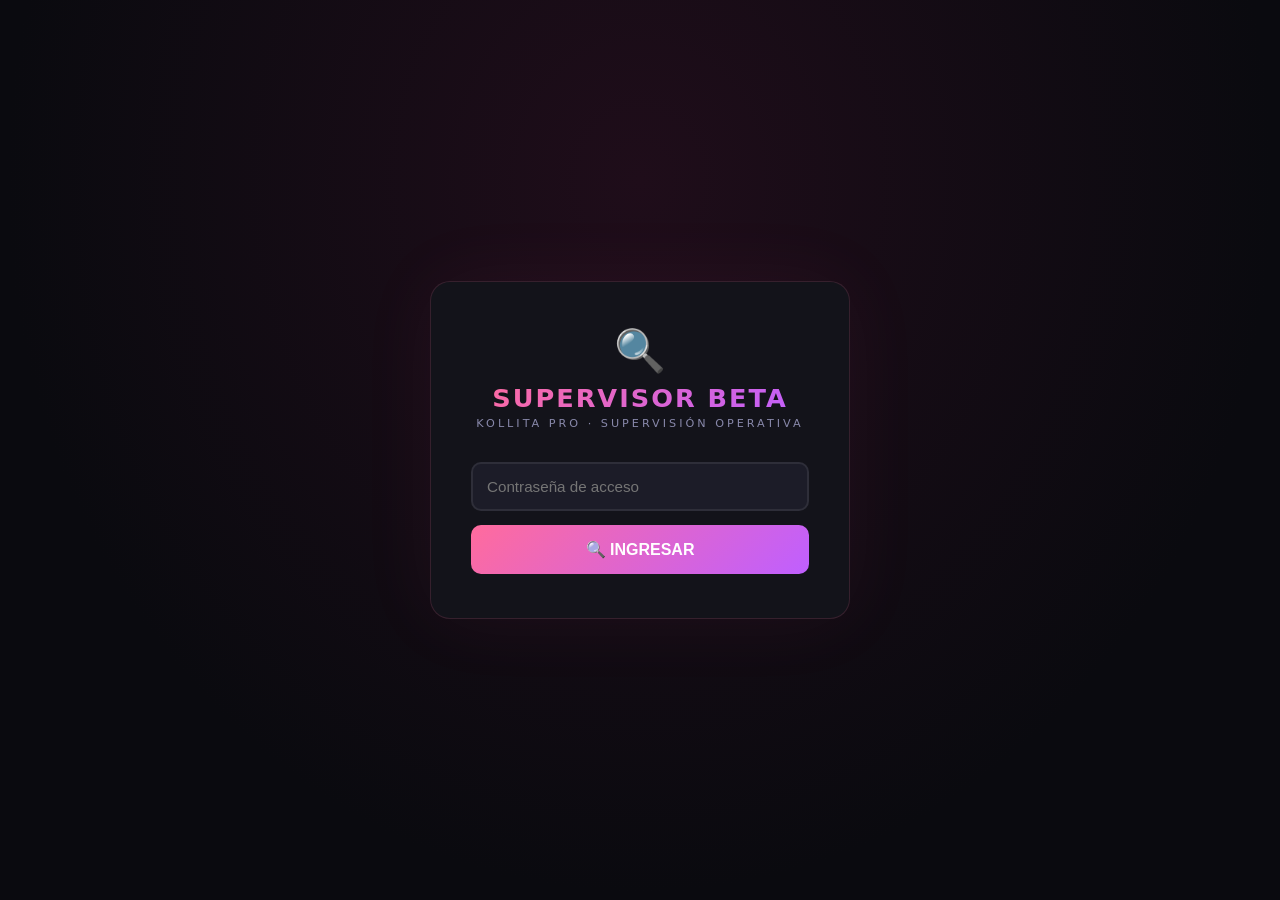
<file: supervisor_beta.html>
<!DOCTYPE html>
<html lang="es">
<head>
<meta charset="UTF-8">
<meta name="viewport" content="width=device-width, initial-scale=1.0">
<title>Kollita Pro — Supervisor BETA</title>
<link rel="stylesheet" href="recursos/css/base.css">
<style>
:root{--bg:#0a0a0f;--s1:#13131a;--s2:#1c1c28;--s3:#252535;--border:rgba(255,255,255,0.08);--text:#e8e8f0;--text2:#8888aa;--blue:#00b4ff;--green:#00e676;--red:#ff2d55;--purple:#bf5fff;--orange:#ff9500;--yellow:#ffd60a;--beta:#ff6b9d;--omega1:#00ffcc;}
@keyframes pulse{0%,100%{opacity:1;}50%{opacity:.7;}}
@keyframes slideIn{from{transform:translateY(20px);opacity:0;}to{transform:translateY(0);opacity:1;}}
@keyframes glow{0%,100%{box-shadow:0 0 5px var(--beta);}50%{box-shadow:0 0 20px var(--beta);}}
*{box-sizing:border-box;margin:0;padding:0;}
body{font-family:"Segoe UI",system-ui,sans-serif;background:var(--bg);color:var(--text);min-height:100vh;}
#login-screen{position:fixed;inset:0;z-index:9999;background:radial-gradient(ellipse at 50% 20%,#1f0d1a 0%,#0a0a0f 70%);display:flex;align-items:center;justify-content:center;padding:20px;}
.lcard{background:var(--s1);border:1px solid rgba(255,107,157,.15);border-radius:20px;padding:44px 40px;width:100%;max-width:420px;box-shadow:0 0 80px rgba(255,107,157,.06);animation:fu .5s ease;}
@keyframes fu{from{opacity:0;transform:translateY(30px)}to{opacity:1;transform:translateY(0)}}
.beta-badge{text-align:center;margin-bottom:32px;}
.beta-icon{font-size:2.6em;margin-bottom:8px;}
.beta-title{font-size:1.6em;font-weight:900;background:linear-gradient(135deg,var(--beta),var(--purple));-webkit-background-clip:text;-webkit-text-fill-color:transparent;letter-spacing:2px;}
.beta-sub{font-size:.7em;color:var(--text2);letter-spacing:3px;text-transform:uppercase;margin-top:4px;}
.li{width:100%;padding:14px;border:2px solid var(--border);border-radius:10px;font-size:.95em;background:var(--s2);color:var(--text);outline:none;margin-bottom:14px;transition:border-color .2s;}
.li:focus{border-color:var(--beta);}
.lbtn{width:100%;padding:15px;background:linear-gradient(135deg,var(--beta),var(--purple));color:#fff;border:none;border-radius:10px;font-size:1em;font-weight:900;cursor:pointer;}
.lbtn:hover{opacity:.9;}
.lerr{background:rgba(255,45,85,.1);border:1px solid rgba(255,45,85,.3);border-radius:8px;padding:10px;font-size:.83em;color:var(--red);margin-top:10px;display:none;}
#app{display:none;}
.topbar{background:var(--s1);border-bottom:1px solid rgba(255,107,157,.1);padding:0 24px;display:flex;align-items:center;justify-content:space-between;height:58px;position:sticky;top:0;z-index:100;}
.tlogo{font-size:1em;font-weight:900;background:linear-gradient(135deg,var(--beta),var(--purple));-webkit-background-clip:text;-webkit-text-fill-color:transparent;}
.tbadge{font-size:.72em;background:rgba(255,107,157,.1);border:1px solid rgba(255,107,157,.25);color:var(--beta);padding:4px 12px;border-radius:20px;margin-left:12px;font-weight:700;}
.tlogout{background:rgba(255,45,85,.15);color:var(--red);border:1px solid rgba(255,45,85,.3);border-radius:8px;padding:6px 14px;font-size:.78em;font-weight:700;cursor:pointer;}
.nav-tabs{background:var(--s1);border-bottom:1px solid var(--border);display:flex;overflow-x:auto;scrollbar-width:none;}
.nav-tabs::-webkit-scrollbar{display:none;}
.nt{padding:14px 20px;font-size:.8em;font-weight:700;color:var(--text2);cursor:pointer;white-space:nowrap;border-bottom:3px solid transparent;transition:all .2s;text-transform:uppercase;letter-spacing:.5px;}
.nt.active{color:var(--beta);border-bottom-color:var(--beta);background:rgba(255,107,157,.04);}
.page{display:none;padding:24px;max-width:1500px;margin:0 auto;}
.page.active{display:block;}
.sg{display:grid;grid-template-columns:repeat(auto-fit,minmax(155px,1fr));gap:14px;margin-bottom:24px;}
.sc{background:var(--s1);border:1px solid var(--border);border-radius:14px;padding:18px;position:relative;overflow:hidden;transition:all .3s ease;}
.sc::before{content:"";position:absolute;top:0;left:0;right:0;height:3px;background:var(--ac,var(--beta));}
.sc:hover{transform:translateY(-2px);box-shadow:0 8px 25px rgba(255,107,157,.2);border-color:var(--beta);}
.sl{font-size:.7em;color:var(--text2);text-transform:uppercase;font-weight:700;letter-spacing:.5px;margin-bottom:8px;}
.sv{font-size:1.8em;font-weight:900;color:var(--ac,var(--beta));line-height:1;}
.ss{font-size:.72em;color:var(--text2);margin-top:5px;}
/* QUICK STATS BETA */
.qs-grid{display:grid;grid-template-columns:repeat(auto-fit,minmax(140px,1fr));gap:12px;}
.qs-card{background:var(--s2);border:1px solid var(--border);border-radius:12px;padding:16px;text-align:center;transition:all .2s ease;}
.qs-card:hover{border-color:var(--beta);transform:scale(1.02);}
.qs-icon{font-size:1.5em;margin-bottom:4px;}
.qs-val{font-size:1.4em;font-weight:800;color:var(--beta);}
.qs-lbl{font-size:.65em;color:var(--text2);text-transform:uppercase;}
.stitle{font-size:.88em;font-weight:700;color:var(--text2);text-transform:uppercase;letter-spacing:1px;margin:24px 0 12px;display:flex;align-items:center;gap:8px;}
.stitle::after{content:"";flex:1;height:1px;background:var(--border);}
.cw{background:var(--s1);border:1px solid var(--border);border-radius:14px;padding:16px;margin-bottom:0;}
.btn-p{background:linear-gradient(135deg,var(--beta),var(--purple));color:#fff;border:none;border-radius:8px;padding:9px 18px;font-weight:700;cursor:pointer;font-size:.85em;}
.btn-p:hover{opacity:.85;}
.tw{background:var(--s1);border:1px solid var(--border);border-radius:14px;overflow:hidden;margin-bottom:20px;}
.tw table{width:100%;border-collapse:collapse;}
.tw th{background:var(--s2);padding:10px 14px;font-size:.7em;color:var(--text2);text-transform:uppercase;font-weight:700;text-align:left;border-bottom:1px solid var(--border);}
.tw td{padding:10px 14px;border-bottom:1px solid var(--border);font-size:.86em;color:var(--text);vertical-align:middle;}
.tw tr:last-child td{border-bottom:none;}
.tw tr:hover td{background:var(--s2);}
.badge{display:inline-block;padding:3px 10px;border-radius:20px;font-size:.7em;font-weight:700;}
.bp{background:rgba(255,149,0,.2);color:var(--orange);border:1px solid rgba(255,149,0,.3);}
.be{background:rgba(0,230,118,.15);color:var(--green);border:1px solid rgba(0,230,118,.3);}
.ba{background:rgba(255,45,85,.15);color:var(--red);border:1px solid rgba(255,45,85,.3);}
.br{background:rgba(255,107,157,.15);color:var(--beta);border:1px solid rgba(255,107,157,.3);}
.bo{background:rgba(0,230,118,.1);color:#5eff9e;border:1px solid rgba(0,230,118,.2);}
.bobs{background:rgba(0,180,255,.12);color:var(--blue);border:1px solid rgba(0,180,255,.2);}
.bpen{background:rgba(255,149,0,.15);color:#ff9500;border:1px solid rgba(255,149,0,.3);}
/* ESTADO TABS */
.estado-tabs{display:flex;gap:8px;flex-wrap:wrap;margin-bottom:14px;}
.etab{padding:8px 16px;border-radius:20px;border:1px solid var(--border);background:var(--s2);color:var(--text2);font-size:.78em;font-weight:700;cursor:pointer;transition:all .2s;white-space:nowrap;}
.etab:hover{border-color:var(--beta);color:var(--text);}
.etab.active{background:var(--beta);color:#fff;border-color:var(--beta);}
.fi{background:var(--s2);border:1px solid var(--border);border-radius:8px;padding:8px 12px;color:var(--text);font-size:.84em;outline:none;}
.fi:focus{border-color:var(--beta);}
.fs{background:var(--s2);border:1px solid var(--border);border-radius:8px;padding:8px 12px;color:var(--text);font-size:.84em;outline:none;cursor:pointer;}
.fs option{background:var(--s2);}
.filters{display:flex;gap:10px;flex-wrap:wrap;margin-bottom:16px;align-items:center;}
.btn-d{background:rgba(255,45,85,.2);color:var(--red);border:1px solid rgba(255,45,85,.3);border-radius:8px;padding:7px 14px;font-weight:700;cursor:pointer;font-size:.8em;}
.btn-d:hover{background:rgba(255,45,85,.35);}
.btn-t{background:rgba(0,230,118,.15);color:var(--green);border:1px solid rgba(0,230,118,.3);border-radius:8px;padding:4px 10px;font-weight:700;cursor:pointer;font-size:.75em;}
.btn-t:hover{background:rgba(0,230,118,.3);}
.btn-r{background:rgba(191,95,255,.15);color:var(--purple);border:1px solid rgba(191,95,255,.3);border-radius:8px;padding:4px 10px;font-weight:700;cursor:pointer;font-size:.75em;}
.btn-r:hover{background:rgba(191,95,255,.3);}
.btn-g{background:var(--s2);color:var(--text2);border:1px solid var(--border);border-radius:8px;padding:4px 8px;font-weight:600;cursor:pointer;font-size:.75em;}
.btn-g:hover{border-color:var(--beta);color:var(--beta);}
/* HOUSE CARDS */
.casas-grid{display:grid;grid-template-columns:repeat(auto-fill,minmax(310px,1fr));gap:14px;margin-top:14px;}
.casa-card{background:var(--s2);border:2px solid var(--border);border-radius:14px;overflow:hidden;transition:all .25s ease;}
.casa-card:hover{border-color:var(--beta);box-shadow:0 6px 18px rgba(255,107,157,.12);}
.casa-hdr{background:var(--s3);padding:12px 16px;display:flex;justify-content:space-between;align-items:center;border-bottom:1px solid var(--border);}
.casa-icono{font-size:1.4em;margin-right:8px;}
.casa-nombre{font-size:.9em;font-weight:800;color:var(--text);}
.casa-count{font-size:.7em;background:rgba(255,107,157,.15);color:var(--beta);padding:3px 10px;border-radius:12px;font-weight:700;}
.casa-body{padding:10px 16px 14px;}
.casa-encargado{display:flex;justify-content:space-between;align-items:center;background:rgba(0,180,255,.06);border:1px solid rgba(0,180,255,.15);border-radius:8px;padding:8px 12px;margin-bottom:10px;font-size:.8em;}
.casa-enc-nombre{font-weight:700;color:var(--blue);}
.casa-enc-pass{font-size:.7em;color:var(--text2);margin-left:6px;}
.casa-sec-item{display:flex;justify-content:space-between;align-items:center;padding:6px 0;border-bottom:1px solid var(--border);font-size:.78em;}
.casa-sec-item:last-child{border-bottom:none;}
.casa-sec-nombre{color:var(--text);font-weight:600;}
.casa-add-row{display:flex;gap:6px;margin-top:10px;align-items:center;}
.casa-add-row input{flex:1;background:var(--s3);border:1px solid var(--border);border-radius:6px;padding:6px 10px;color:var(--text);font-size:.78em;outline:none;}
.casa-add-row input:focus{border-color:var(--beta);}
.casa-add-row button{white-space:nowrap;}
.modal{display:none;position:fixed;inset:0;background:rgba(0,0,0,.85);z-index:500;justify-content:center;align-items:flex-start;overflow-y:auto;padding:20px;backdrop-filter:blur(4px);}
.modal.open{display:flex;}
.mbox{background:var(--s1);border:1px solid var(--border);border-radius:16px;padding:28px;width:100%;max-width:700px;margin:auto;box-shadow:0 20px 60px rgba(0,0,0,.6);}
.mboxw{max-width:960px;}
.mtitle{font-size:1.1em;font-weight:800;color:var(--text);margin-bottom:20px;display:flex;justify-content:space-between;align-items:center;}
.mc{cursor:pointer;color:var(--text2);font-size:1.3em;}
.mc:hover{color:var(--red);}
.fg{margin-bottom:14px;}
.fl{font-size:.82em;font-weight:600;color:var(--text2);margin-bottom:5px;display:block;}
.fii{width:100%;padding:10px 12px;background:var(--s2);border:2px solid var(--border);border-radius:8px;color:var(--text);font-size:.9em;outline:none;}
.fii:focus{border-color:var(--beta);}
textarea.fii{resize:vertical;min-height:80px;}
.toast{position:fixed;bottom:20px;right:20px;background:var(--s2);border:1px solid var(--beta);color:var(--beta);padding:12px 20px;border-radius:10px;font-weight:600;font-size:.88em;z-index:9999;animation:sli .3s ease;}
.toast.err{border-color:var(--red);color:var(--red);}
@keyframes sli{from{transform:translateX(300px);opacity:0}to{transform:translateX(0);opacity:1}}
.g2{display:grid;grid-template-columns:1fr 1fr;gap:20px;}
.cfg-row{background:var(--s2);border:1px solid var(--border);border-radius:10px;padding:14px 18px;margin-bottom:10px;display:flex;justify-content:space-between;align-items:center;}
.cfg-lbl{font-size:.82em;color:var(--text2);font-weight:600;}
.cfg-val{font-size:.9em;font-weight:700;color:var(--text);}
@media(max-width:700px){.g2{grid-template-columns:1fr;}.sg{grid-template-columns:1fr 1fr;}}
/* TOGGLE SWITCH */
.toggle-switch{position:relative;display:inline-block;width:56px;height:28px;background:var(--s3);border-radius:28px;cursor:pointer;transition:background .3s;border:1px solid var(--border);}
.toggle-switch.on{background:var(--green);border-color:var(--green);}
.toggle-switch::after{content:'';position:absolute;width:22px;height:22px;background:white;border-radius:50%;top:2px;left:3px;transition:left .3s;}
.toggle-switch.on::after{left:29px;}
/* SECRETARIO ITEM */
.sec-item{background:var(--s2);border:1px solid var(--border);border-radius:10px;padding:12px 16px;margin-bottom:8px;display:flex;justify-content:space-between;align-items:center;}
.sec-item:hover{border-color:var(--beta);}
.sec-nombre{font-size:.85em;font-weight:700;color:var(--text);}
.sec-suc{font-size:.72em;color:var(--beta);margin-left:10px;padding:2px 8px;background:rgba(255,107,157,.1);border-radius:10px;}
.sec-actions{display:flex;gap:6px;}
.sec-id{font-size:.68em;color:var(--text2);margin-right:8px;}
/* COMPARE BANNER */
.compare-banner{display:flex;gap:16px;flex-wrap:wrap;margin-bottom:14px;padding:12px 16px;background:linear-gradient(135deg,rgba(255,107,157,.06),rgba(191,95,255,.06));border:1px solid rgba(255,107,157,.15);border-radius:12px;}
.compare-item{display:flex;align-items:center;gap:8px;font-size:.82em;}
.compare-label{color:var(--text2);font-weight:600;}
.compare-val{font-weight:800;color:var(--text);}
.compare-delta{font-size:.75em;font-weight:700;padding:2px 6px;border-radius:4px;}
.compare-delta.pos{color:var(--green);background:rgba(0,230,118,.1);}
.compare-delta.neg{color:var(--red);background:rgba(255,45,85,.1);}
/* KPI ENHANCED */
.kpi-row{display:flex;gap:16px;flex-wrap:wrap;margin-bottom:12px;}
.kpi-mini{flex:1;min-width:120px;background:var(--s1);border:1px solid var(--border);border-radius:10px;padding:12px 14px;}
.kpi-mini-label{font-size:.65em;color:var(--text2);text-transform:uppercase;font-weight:700;margin-bottom:4px;}
.kpi-mini-val{font-size:1.4em;font-weight:900;color:var(--text);line-height:1;}
.kpi-mini-sub{font-size:.68em;color:var(--text2);margin-top:3px;}
/* FILTER PILLS */
.filter-pill{display:inline-flex;align-items:center;gap:4px;padding:4px 10px;border-radius:20px;font-size:.75em;font-weight:700;background:var(--s2);border:1px solid var(--border);color:var(--text2);margin-right:4px;}
.filter-pill .count{padding:1px 5px;border-radius:10px;background:rgba(0,180,255,.2);color:var(--blue);}
/* ROW TIME INDICATOR */
.time-ago{font-size:.72em;color:var(--text2);padding:2px 6px;background:var(--s3);border-radius:4px;}
/* RESPONSIVIDAD GENERAL PARA TODOS LOS DISPOSITIVOS */
.table-responsive { width: 100%; overflow-x: auto; -webkit-overflow-scrolling: touch; }
@media (max-width: 768px) {
    body { font-size: 14px; }
    .page { padding: 10px; }
    .topbar { padding: 0 10px; flex-direction: column; height: auto; text-align: center; gap: 10px; padding-top:10px; padding-bottom:10px; }
    .tright { justify-content: center; width: 100%; }
    .stitle { font-size: 1em; text-align: center; }
    .kpi-grid, .sg, .g2, .suc-grid, .suc-ranking, .metrics-row { grid-template-columns: 1fr !important; }
    .filters { flex-direction: column; align-items: stretch; }
    .fs, .fi { width: 100%; box-sizing: border-box; }
    .mbox { width: 95%; padding: 15px; margin: 10px auto; }
    .quick-actions, .acciones-ticket { justify-content: center; }
    th, td { font-size: 0.85em; padding: 8px 5px; }
    .sc { padding: 12px; }
    .sv { font-size: 1.5em; }
    .nav-tabs { padding-bottom: 5px; }
    .nt { padding: 10px 15px; font-size: 0.75em; }
}
</style>
</head>
<body>
<script src="recursos/js/supabase-config.js"></script>
<script src="recursos/js/datos.js"></script>
<script src="recursos/js/auth-global.js"></script>
<script>
if (typeof cfgLeerPasswords === 'undefined') {
    function cfgLeerPasswords() {
        try { return JSON.parse(localStorage.getItem('kollita_system_passwords') || '[]'); }
        catch(e) { return []; }
    }
}
const PASS_BETA='contra1234';
const PASS_BETA_ADMIN='admin1234';
var BETA_ADMIN=false;
/* Placeholder functions para referencias tempranas en HTML */
function doLogin(){
  const p=document.getElementById('lg-pass').value;
  const e=document.getElementById('lg-err');
  e.style.display='none';
  var pws = cfgLeerPasswords();
  var adm = pws.find(function(x){ return x.panel.indexOf('Admin')>=0; });
  var reg = pws.find(function(x){ return x.panel.indexOf('Admin')<0 && x.panel.indexOf('Beta')>=0; });
  var adminPass = adm ? adm.pass : PASS_BETA_ADMIN;
  var regularPass = reg ? reg.pass : PASS_BETA;

  var panelName = '';
  if(p===adminPass){ BETA_ADMIN=true; panelName = adm ? adm.panel : 'Supervisor Beta Admin'; }
  else if(p===regularPass){ BETA_ADMIN=false; panelName = reg ? reg.panel : 'Supervisor Beta'; }
  else { e.textContent='Contrasena incorrecta.';e.style.display='block';return; }

  if(p === 'contra1234' || p === PASS_BETA_ADMIN || p === PASS_BETA || !adminPass || !regularPass) {
    if (typeof mostrarModalCambioPassGlobal === 'function') {
      mostrarModalCambioPassGlobal(panelName, function(){ completarLoginBeta(); });
    } else { completarLoginBeta(); }
    return;
  }
  completarLoginBeta();
}

function completarLoginBeta(){
  localStorage.setItem('beta_sesion', JSON.stringify({admin:BETA_ADMIN, ts:Date.now()}));
  DATA={}; SUCURSALES.forEach(function(s){DATA[s]={pedidos:[],cierres:[],reclamos:[],anulaciones:[],produccion:[]};});
  document.getElementById('login-screen').style.display='none';
  document.getElementById('app').style.display='block';
  document.getElementById('tb-fecha').textContent=new Date().toLocaleDateString('es-BO',{weekday:'short',year:'numeric',month:'short',day:'numeric'});
  var badge = document.querySelector('#app .tbadge');
  if(badge) badge.textContent = BETA_ADMIN ? 'Admin' : 'Operativo';
  if(badge) badge.style.background = BETA_ADMIN ? 'rgba(255,215,0,.15)' : '';
  if(badge) badge.style.border = BETA_ADMIN ? '1px solid rgba(255,215,0,.3)' : '';
  if(badge) badge.style.color = BETA_ADMIN ? 'var(--yellow)' : '';
  renderPedidos();
  renderConfig();
}

function doLogout(){}
function goTab(el){}
function cM(id){}
</script>

<div id="login-screen">
  <div class="lcard">
    <div class="beta-badge">
      <div class="beta-icon">🔍</div>
      <div class="beta-title">SUPERVISOR BETA</div>
      <div class="beta-sub">Kollita Pro · Supervisión Operativa</div>
    </div>
    <input type="password" id="lg-pass" class="li" placeholder="Contraseña de acceso" onkeydown="if(event.key==='Enter')doLogin()">
    <button class="lbtn" onclick="doLogin()">🔍 INGRESAR</button>
    <div class="lerr" id="lg-err"></div>
  </div>
</div>

<div id="app">
  <div class="topbar">
    <div style="display:flex;align-items:center;">
      <div class="tlogo">🔍 SUPERVISOR BETA</div>
      <div class="tbadge">Operativo</div>
    </div>
    <div style="display:flex;align-items:center;gap:12px;">
      <span style="font-size:.8em;color:var(--text2);" id="tb-fecha"></span>
      <button class="tlogout" onclick="doLogout()">Salir</button>
    </div>
  </div>
  <div class="nav-tabs">
    <div class="nt active" data-tab="pedidos" onclick="goTab(this)">📋 Pedidos</div>
    <div class="nt" data-tab="cierres" onclick="goTab(this)">💰 Cierres</div>
    <div class="nt" data-tab="incidencias" onclick="goTab(this)">⚠️ Incidencias</div>
    <div class="nt" data-tab="clientes" onclick="goTab(this)">👥 Clientes</div>
    <div class="nt" data-tab="config" onclick="goTab(this)">⚙️ Config Secretario</div>
  </div>

  <!-- PEDIDOS -->
  <div class="page active" id="page-pedidos">
    <!-- TABS DE ESTADO (PENDIENTE / PREPARADO / ENTREGADO) -->
    <div class="estado-tabs" id="estado-tabs">
      <button class="etab active" data-est="PENDIENTE" onclick="filtrarEstado(this)">🟡 PENDIENTES</button>
      <button class="etab" data-est="PREPARADO" onclick="filtrarEstado(this)">🟠 PREPARADOS<span id="badge-prep-beta" style="display:none;"></span></button>
      <button class="etab" data-est="ENTREGADO" onclick="filtrarEstado(this)">🟢 ENTREGADOS</button>
    </div>
    <div style="display:flex;justify-content:space-between;align-items:center;margin-bottom:16px;flex-wrap:wrap;gap:10px;">
      <div class="filters" style="margin-bottom:0;">
        <select class="fs" id="ped-suc" onchange="renderPedidos()"><option value="">🌐 Todas</option></select>
        <select class="fs" id="ped-est" onchange="onEstadoSelectChange()">
          <option value="PENDIENTE" selected>🟡 Pendientes App</option>
          <option value="PREPARADO">🟠 Preparados</option>
          <option value="ENTREGADO">🟢 Entregados</option>
          <option value="ANULADO">🔴 Anulados</option>
        </select>
        <input type="date" class="fi" id="ped-desde" onchange="renderPedidos()">
        <input type="date" class="fi" id="ped-hasta" onchange="renderPedidos()">
        <input type="text" class="fi" placeholder="🔍 Cliente o nota..." id="ped-q" onchange="renderPedidos()" style="flex:1;min-width:140px;">
      </div>
      <button class="btn-d" onclick="abrirAnular()">❌ Anular</button>
    </div>
    <!-- KPIs RENDIMIENTO -->
    <div class="sg" id="ped-kpis"></div>
    <div class="sg" id="ped-stats"></div>
    <!-- COMPARACIÓN MES -->
    <div class="compare-banner" id="compare-banner"></div>
    <div class="tw"><div class='table-responsive'><table><thead><tr>
      <th></th><th>Nota</th><th>Sucursal</th><th>Cliente</th><th>Secretario</th>
      <th>Fecha</th><th>Total</th><th>Anticipo</th><th>Estado</th><th>Acciones</th>
    </tr></thead><tbody id="ped-tbody"></tbody></table></div></div>
  </div>

  <!-- CIERRES -->
  <div class="page" id="page-cierres">
    <div class="filters">
      <select class="fs" id="cie-suc" onchange="renderCierres()"><option value="">🌐 Todas las sucursales</option></select>
      <input type="month" class="fi" id="cie-mes" onchange="renderCierres()">
      <input type="text" class="fi" placeholder="🔍 Buscar secretario..." id="cie-q" onchange="renderCierres()" style="flex:1;min-width:150px;">
    </div>
    <!-- KPI CARDS -->
    <div class="sg" id="cie-kpis" style="margin-bottom:16px;"></div>
    <!-- TABLE -->
    <div class="tw" style="margin-bottom:20px;"><div class='table-responsive'><table><thead><tr>
      <th>Sucursal</th><th>Secretario</th><th>Turno</th><th>Fecha</th>
      <th>Notas</th><th>Efectivo</th><th>QR</th><th>Anticipos</th><th>Total</th><th>Acciones</th>
    </tr></thead><tbody id="cie-tbody"></tbody></table></div></div>
  </div>

  <!-- INCIDENCIAS -->
  <div class="page" id="page-incidencias">
    <div class="filters">
      <select class="fs" id="inc-suc" onchange="renderInc()"><option value="">🌐 Todas las sucursales</option></select>
      <select class="fs" id="inc-tipo" onchange="renderInc()">
        <option value="">🏷️ Todos</option>
        <option value="RECLAMO">⚠️ Reclamos</option>
        <option value="OBSEQUIO">🎁 Obsequios</option>
        <option value="REPOSICIÓN">🔄 Reposiciones</option>
        <option value="PROMOCIÓN">🏷️ Promociones</option>
        <option value="ANULACION">❌ Anulaciones</option>
      </select>
      <input type="month" class="fi" id="inc-mes" onchange="renderInc()">
      <input type="text" class="fi" placeholder="🔍 Buscar..." id="inc-q" onchange="renderInc()" style="min-width:140px;">
    </div>
    <div class="sg" id="inc-kpis"></div>
    <div class="tw"><div class='table-responsive'><table><thead><tr>
      <th></th><th>Tipo</th><th>Sucursal</th><th>Cliente</th><th>Descripción</th>
      <th>Monto</th><th>Registrado por</th><th>Fecha</th>
    </tr></thead><tbody id="inc-tbody"></tbody></table></div></div>
  </div>

  <!-- CLIENTES -->
  <div class="page" id="page-clientes">
    <div class="filters">
      <input type="text" class="fi" placeholder="🔍 Buscar cliente en todas las sucursales..." id="cli-q" oninput="buscarClienteGlobal()" style="flex:1;min-width:250px;display:none;">
      <span style="font-size:.78em;color:var(--text2);" id="cli-global-result"></span>
    </div>
    <!-- Tarjetas de sucursales con sus clientes -->
    <div class="casas-grid" id="cli-casas-grid"></div>
  </div>

  <!-- CONFIG -->
  <div class="page" id="page-config">
    <div class="stitle">⚙️ Configuración del Sistema Secretario</div>

    <!-- SECCIÓN: DESCUENTOS -->
    <div style="background:var(--s1);border:1px solid var(--border);border-radius:14px;padding:24px;margin-bottom:20px;">
      <div style="font-size:.95em;font-weight:700;color:var(--beta);text-transform:uppercase;margin-bottom:16px;">🎁 Configuración de Descuentos</div>
      <div id="cfg-desc-status" style="font-size:.78em;color:var(--text2);margin-bottom:14px;"></div>
      <div style="display:grid;grid-template-columns:1fr 1fr;gap:16px;margin-bottom:16px;">
        <div>
          <label class="fl">Activar descuento</label>
          <div style="display:flex;align-items:center;gap:10px;">
            <div id="cfg-toggle-desc" class="toggle-switch" onclick="cfgToggleDesc()"></div>
            <span id="cfg-toggle-label" style="font-size:.82em;color:var(--text2);">Inactivo</span>
          </div>
        </div>
        <div>
          <label class="fl">Porcentaje (%)</label>
          <input type="number" class="fii" id="cfg-desc-pct" min="0" max="100" placeholder="30" oninput="cfgPreviewDesc()">
        </div>
      </div>
      <div style="display:grid;grid-template-columns:1fr 1fr;gap:16px;margin-bottom:16px;">
        <div>
          <label class="fl">Monto mínimo (Bs)</label>
          <input type="number" class="fii" id="cfg-desc-min" min="0" placeholder="100" oninput="cfgPreviewDesc()">
        </div>
        <div id="cfg-desc-preview" style="display:flex;align-items:center;justify-content:center;background:var(--s2);border:1px solid var(--border);border-radius:8px;padding:10px;font-size:.78em;color:var(--green);font-weight:700;"></div>
      </div>
      <button class="btn-p" onclick="cfgGuardarDesc()" style="width:100%;">💾 Guardar Descuentos</button>
    </div>

    <!-- SECCIÓN: CATÁLOGO DE PRODUCTOS -->
    <div style="background:var(--s1);border:1px solid var(--border);border-radius:14px;padding:24px;margin-bottom:20px;">
      <div style="display:flex;justify-content:space-between;align-items:center;margin-bottom:16px;flex-wrap:wrap;gap:10px;">
        <div style="font-size:1em;font-weight:700;color:var(--beta);text-transform:uppercase;">📖 Catálogo de Productos</div>
        <div style="display:flex;align-items:center;gap:8px;">
          <span style="font-size:.85em;color:var(--text2);">Modo:</span>
          <select class="fs" id="cfg-cat-modo" onchange="cfgCatCambiarModo()" style="font-size:.85em;">
            <option value="global">🌐 Global (todas las sucursales)</option>
          </select>
          <button class="btn-p" style="padding:8px 16px;font-size:.85em;" onclick="cfgCatGuardar()">💾 Guardar Catálogo</button>
        </div>
      </div>
      <div id="cfg-cat-status" style="font-size:.82em;color:var(--text2);margin-bottom:12px;"></div>
      <div class="g2" style="gap:12px;">
        <div style="background:var(--s2);border:1px solid var(--border);border-radius:10px;padding:16px;">
          <div style="font-size:.88em;font-weight:700;color:var(--text2);text-transform:uppercase;margin-bottom:10px;">Categorías</div>
          <div id="cfg-cat-lista" style="display:flex;flex-direction:column;gap:6px;margin-bottom:10px;"></div>
          <div style="display:flex;gap:6px;">
            <input type="text" class="fi" id="cfg-cat-nueva" placeholder="Nueva categoría..." style="flex:1;font-size:.85em;padding:10px 12px;">
            <button class="btn-p" style="padding:8px 16px;font-size:.85em;" onclick="cfgCatAgregarCat()">➕</button>
          </div>
        </div>
        <div style="background:var(--s2);border:1px solid var(--border);border-radius:10px;padding:16px;">
          <div style="font-size:.88em;font-weight:700;color:var(--text2);text-transform:uppercase;margin-bottom:10px;" id="cfg-cat-det-titulo">Selecciona una categoría</div>
          <div id="cfg-cat-detalle" style="color:var(--text2);font-size:.85em;">← Elige una categoría para editar sus precios y sabores</div>
        </div>
      </div>
    </div>

    <!-- SECCIÓN: SUCURSALES Y ENCARGADOS (CASAS) -->
    <div style="background:var(--s1);border:1px solid var(--border);border-radius:14px;padding:24px;margin-bottom:20px;">
      <div style="display:flex;justify-content:space-between;align-items:center;margin-bottom:16px;flex-wrap:wrap;gap:10px;">
        <div style="font-size:.95em;font-weight:700;color:var(--beta);text-transform:uppercase;">🏪 Sucursales y Encargados</div>
      </div>
      <div class="casas-grid" id="cfg-casas"></div>
    </div>

    <!-- SECCIÓN: CONTRASEÑAS DEL SISTEMA (solo Admin) -->
    <div id="cfg-passwords-section" style="background:var(--s1);border:1px solid rgba(255,215,0,.3);border-radius:14px;padding:24px;display:none;">
      <div style="font-size:.95em;font-weight:700;color:var(--yellow);text-transform:uppercase;margin-bottom:16px;">🔑 Contraseñas del Sistema</div>
      <div id="cfg-passwords-content"></div>
    </div>
  </div>
</div>

<!-- MODAL ENCARGADO -->
<div class="modal" id="modal-enc">
  <div class="mbox">
    <div class="mtitle" id="enc-modal-title">👤 Encargado <span class="mc" onclick="cM('modal-enc')">✕</span></div>
    <div class="fg"><label class="fl">Nombre del encargado</label><input type="text" class="fii" id="enc-nombre" placeholder="Nombre completo"></div>
    <div class="fg"><label class="fl">Contraseña de acceso</label><input type="text" class="fii" id="enc-pass" placeholder="Mínimo 4 caracteres"></div>
    <div id="enc-err" style="color:var(--red);font-size:.82em;margin-bottom:10px;display:none;"></div>
    <button class="btn-p" onclick="cfgGuardarEnc()" style="width:100%;padding:12px;">💾 Guardar Encargado</button>
  </div>
</div>

<!-- MODAL ANULAR -->
<div class="modal" id="modal-anular">
  <div class="mbox">
    <div class="mtitle">❌ Anular Pedido <span class="mc" onclick="cM('modal-anular')">✕</span></div>
    <div class="fg">
      <label class="fl">Número de nota o sucursal + nota</label>
      <input type="text" class="fii" id="an-nota" placeholder="Ej: 042" oninput="buscarNotaB(this.value)">
    </div>
    <div id="an-suc-wrap" class="fg" style="display:none;">
      <label class="fl">Sucursal del pedido</label>
      <select class="fii" id="an-suc" onchange="buscarNotaEnSuc()"></select>
    </div>
    <div id="an-prev" style="background:var(--s2);border:1px solid var(--border);border-radius:10px;padding:14px;margin-bottom:14px;display:none;font-size:.85em;"></div>
    <div class="fg">
      <label class="fl">Motivo * (obligatorio)</label>
      <textarea class="fii" id="an-motivo" placeholder="Describe el motivo..."></textarea>
    </div>
    <div class="fg">
      <label class="fl">Contraseña supervisor beta</label>
      <input type="password" class="fii" id="an-pass" placeholder="••••••••">
    </div>
    <div id="an-err" style="color:var(--red);font-size:.82em;margin-bottom:10px;display:none;"></div>
    <button class="btn-d" style="width:100%;padding:12px;font-size:.95em;" onclick="confirmarAnular()">❌ Confirmar Anulación</button>
  </div>
</div>

<!-- MODAL DETALLE CLIENTE -->
<div class="modal" id="modal-cli">
  <div class="mbox mboxw">
    <div class="mtitle" id="cli-modal-title">Cliente <span class="mc" onclick="cM('modal-cli')">✕</span></div>
    <div id="cli-modal-body"></div>
  </div>
</div>

<!-- MODAL DETALLE PEDIDO -->
<div class="modal" id="modal-ped">
  <div class="mbox">
    <div class="mtitle" id="ped-modal-title">Pedido <span class="mc" onclick="cM('modal-ped')">✕</span></div>
    <div id="ped-modal-body"></div>
  </div>
</div>

<script>
/* ═══════════════════════════════════════════════
   SUPERVISOR BETA — KOLLITA PRO
   ═══════════════════════════════════════════════ */

// ─── CONFIG ───
// PASS_BETA, PASS_BETA_ADMIN y BETA_ADMIN se definen al inicio del primer script
// SUCURSALES y MES_ACTUAL cargados desde recursos/js/datos.js

// ─── UTILIDADES ───
function esc(s){ return String(s||'').replace(/&/g,'&amp;').replace(/</g,'&lt;').replace(/>/g,'&gt;').replace(/"/g,'&quot;'); }
function fmt(v) { return (v||0).toLocaleString('es-BO',{minimumFractionDigits:0,maximumFractionDigits:0})+' Bs'; }
function toast(msg, err){ const t=document.createElement('div'); t.className='toast'+(err?' err':''); t.textContent=msg; document.body.appendChild(t); setTimeout(()=>t.remove(),2800); }
function cM(id){ const m=document.getElementById(id); if(m) m.classList.remove('open'); }

// ════════════════ SUPABASE SYNC ════════════════
const SUPA_URL = 'https://wsqhzatsuymjoebzfhpg.supabase.co';
const SUPA_KEY = 'eyJhbGciOiJIUzI1NiIsInR5cCI6IkpXVCJ9.eyJpc3MiOiJzdXBhYmFzZSIsInJlZiI6IndzcWh6YXRzdXltam9lYnpmaHBnIiwicm9sZSI6ImFub24iLCJpYXQiOjE3NzkwNTUyMTMsImV4cCI6MjA5NDYzMTIxM30.bFCJBY9PAa8WviEwE8HdO2TjE3ytYM3sD6qFgxJ0pPM';
async function fetchSupabase(endpoint, method, body) {
    try {
        var opts = { method: method||'GET', headers: { 'apikey': SUPA_KEY, 'Authorization': 'Bearer ' + SUPA_KEY, 'Content-Type': 'application/json' } };
        if (body) opts.body = JSON.stringify(body);
        var r = await fetch(SUPA_URL + '/rest/v1/' + endpoint, opts);
        if (!r.ok) return null;
        return await r.json();
    } catch(e) { return null; }
}
async function betaSyncSupabaseDown(){
    console.log('[BetaSync] Iniciando sincronizacion desde Supabase...');
    // Cargar pedidos directo a DATA
    try { 
        var p = await fetchSupabase('pedidos?select=id,numero_nota,sucursal_id,cliente,secretario,estado,total,anticipo,saldo_cobrado,metodo_pago,subtotal,descuento,total_entregado,fecha_id,created_at,items,productos,turno,hora&order=created_at.desc&limit=2000'); 
        if (Array.isArray(p) && p.length) { 
            var mapped = p.map(function(r){ 
                var rawItems = (Array.isArray(r.items) && r.items.length) ? r.items : (r.productos || []);
                if (!Array.isArray(rawItems)) rawItems = [rawItems];
                return {
                id: r.id, numeroNota: r.numero_nota||'', sucursal: r.sucursal_id||'', sucursal_id: r.sucursal_id||'', cliente: r.cliente||'',
                secretario: r.secretario||'', fecha: r.fecha_id||'', fechaID: r.fecha_id||'', total: parseFloat(r.total)||0,
                estado: r.estado||'PREPARADO', metodoPago: r.metodo_pago||null, subtotal: parseFloat(r.subtotal)||0,
                descuento: parseFloat(r.descuento)||0, totalEntregado: parseFloat(r.total_entregado)||0,
                saldoCobrado: parseFloat(r.saldo_cobrado)||0, anticipo: parseFloat(r.anticipo)||0,
                items: rawItems, productos: rawItems
            };});
            // Guardar en DATA directamente
            SUCURSALES.forEach(function(suc){ DATA[suc].pedidos = mapped.filter(function(p){ return p.sucursal===suc; }); });
            localStorage.setItem('kollita_db', JSON.stringify(mapped));
            console.log('[BetaSync] '+mapped.length+' pedidos cargados');
        }
    } catch(e) { console.warn('[BetaSync] Error pedidos:', e); }
    // Cargar turnos directo a DATA
    try { 
        var tt = await fetchSupabase('turnos?select=id,sucursal_id,secretario_nombre,tipo_turno,estado,hora_apertura,hora_cierre,total_general,total_efectivo,total_qr,total_anticipos,total_descuentos,cantidad_ventas,cantidad_anulados&order=created_at.desc&limit=500'); 
        if (Array.isArray(tt) && tt.length) {
            var ttm = tt.map(function(c){ return {
                sucursal: c.sucursal_id||'', sucursal_id: c.sucursal_id||'',
                secretario: c.secretario_nombre||'', turno: c.tipo_turno||'', estado: c.estado||'',
                fechaCierreFormato: c.hora_cierre||'', horaCierreFormato: c.hora_cierre||'',
                totalGeneral: parseFloat(c.total_general)||0, totalEfectivo: parseFloat(c.total_efectivo)||0,
                totalQR: parseFloat(c.total_qr)||0, totalAnticipos: parseFloat(c.total_anticipos)||0,
                totalDescuentos: parseFloat(c.total_descuentos)||0, cantidadVentas: c.cantidad_ventas||0,
                cantidadAnulados: c.cantidad_anulados||0
            };});
            SUCURSALES.forEach(function(suc){ DATA[suc].cierres = ttm.filter(function(c){ return c.sucursal===suc; }); });
            localStorage.setItem('turnos_cerrados_kollita', JSON.stringify(ttm));
            console.log('[BetaSync] '+ttm.length+' turnos cargados');
        }
    } catch(e) { console.warn('[BetaSync] Error turnos:', e); }
    // Cargar reclamos y anulaciones
    try { var rc = await fetchSupabase('bk_reclamos?select=*&limit=200'); if (Array.isArray(rc) && rc.length) { var rcm = rc.map(function(r){ return { id:r.id, tipo:r.tipo, cliente:r.cliente, descripcion:r.descripcion, monto:r.monto, secretario:r.secretario, fecha:r.fecha, fechaFormato:r.fechaformato||'', horaFormato:r.horaformato||'' }; }); SUCURSALES.forEach(function(suc){ DATA[suc].reclamos = rcm; }); localStorage.setItem('kollita_reclamos', JSON.stringify(rcm)); console.log('[BetaSync] '+rcm.length+' reclamos cargados'); } } catch(e) {}
    try { var al = await fetchSupabase('bk_log_anulaciones?select=*&limit=200'); if (Array.isArray(al) && al.length) { var alm = al.map(function(a){ return { id:a.id, motivo:a.motivo, supervisor:a.supervisor, fecha:a.fecha, hora:a.hora, turno:a.turno, nota:a.nota }; }); SUCURSALES.forEach(function(suc){ DATA[suc].anulaciones = alm; }); localStorage.setItem('kollita_log_anulaciones', JSON.stringify(alm)); console.log('[BetaSync] '+alm.length+' anulaciones cargadas'); } } catch(e) {}
    // Cargar clientes
    try { var cl = await fetchSupabase('bk_clientes?select=*&limit=1000'); if (Array.isArray(cl) && cl.length) { var clm = cl.map(function(r){ return { id:r.id, nombre:r.nombre, telefono:r.telefono||'', fechaRegistro:r.fecharegistro||'', historialPedidos:r.historialpedidos||[] }; }); SUCURSALES.forEach(function(suc){ DATA[suc].clientes = clm; }); localStorage.setItem('kollita_clientes', JSON.stringify(clm)); console.log('[BetaSync] '+clm.length+' clientes cargados'); } } catch(e) {}
    console.log('[BetaSync] Sincronizacion completada');
}
function updateSyncIndicator() {
    var dot = document.getElementById('sync-indicator');
    if (!dot) { dot = document.createElement('span'); dot.id = 'sync-indicator'; dot.style.cssText = 'position:fixed;top:10px;right:10px;width:12px;height:12px;border-radius:50%;z-index:9999;'; document.body.appendChild(dot); }
    if (!navigator.onLine) { dot.style.background = '#ff2d55'; return; }
    fetchSupabase('sucursales?limit=1').then(function(r) { dot.style.background = r ? '#00e676' : '#ffd60a'; }).catch(function() { dot.style.background = '#ff2d55'; });
}

function renderBar(items,color){
  if(!items||!items.length) return '<div style="color:var(--text2);text-align:center;padding:20px;">Sin datos</div>';
  var mx=items[0]?.[1]||1;
  return items.map(function(e){return'<div class="bi"><div class="bl" title="'+esc(e[0])+'">'+esc(e[0])+'</div><div class="bt"><div class="bf" style="width:'+Math.round(e[1]/mx*100)+'%;background:'+(color||'var(--beta)')+';"></div></div><div class="bv">'+fmt(e[1])+'</div></div>';}).join('');
}

function pedidoEnCierre(sucursal, pedidoId){
  if(_betaCierrePedidoIds && _betaCierrePedidoIds.has(pedidoId)) return true;
  var cierres = DATA[sucursal]?.cierres || [];
  for(var i=0; i<cierres.length; i++){
    var ventas = cierres[i].ventas || [];
    if(ventas.some(function(v){ return v.id===pedidoId; })) return true;
  }
  return false;
}

function obtenerPreparadosViejosBeta(){
  var ahora = Date.now();
  var viejos = [];
  SUCURSALES.forEach(function(suc){
    var pedidos = DATA[suc]?.pedidos || [];
    pedidos.forEach(function(p){
      if(p.estado==='PREPARADO' || (p.estado||'PREPARADO')==='PREPARADO'){
        var ts = p.id || 0;
        if((ahora - ts) > 86400000){
          viejos.push({id:p.id, sucursal:suc, cliente:p.cliente||'CONSUMIDOR FINAL', total:p.total, fecha:p.fecha, numeroNota:p.numeroNota, secretario:p.secretario});
        }
      }
    });
  });
  try{
    var pend = JSON.parse(localStorage.getItem('kollita_pendientes')||'[]');
    pend.forEach(function(pp){
      var ts = pp.id || pp.createdAt || 0;
      if(typeof ts==='string') ts = new Date(ts).getTime();
      if((ahora - ts) > 86400000){
        viejos.push({id:pp.id, sucursal:pp.branch||'App', cliente:pp.client||pp.cliente||'App Móvil', total:pp.total, fecha:pp.date||pp.fecha, numeroNota:'APP-'+String(pp.id).slice(-5), secretario:'App Móvil', _pendiente:true});
      }
    });
  }catch(e){}
  return viejos;
}

// ─── STATE ───
let DATA=null;
let _incItems=[];
let _pedAnular=null, _sucAnular=null;
let _encEditSuc=null, _encEditIdx=-1;
let _betaSync=null;
var _betaCierrePedidoIds = new Set();

// ─── CONFIG STATE ───
var CFG_DESC = {activo:true,porcentaje:30,montoMinimo:100};
var CFG_SECS = [];
var CFG_ENCS = []; // [{sucursal, nombre, password}]
var CFG_CATS = {}; // {sucursal: true/false} — sucursales con catálogo personalizado
var _catEditando = 'global'; // 'global' o nombre de sucursal
var _catSeleccionada = null; // categoría seleccionada para editar

// ─── DATOS (sin mock, solo datos reales desde Supabase)
function buildMockData(){ return {}; }

function doLogin(){
  const p=document.getElementById('lg-pass').value;
  const e=document.getElementById('lg-err');
  e.style.display='none';
  if (typeof cfgLeerPasswords === 'undefined') {
    e.textContent='Error: Sistema no cargado. Recarga la pagina.'; e.style.display='block'; return;
  }
  var pws = cfgLeerPasswords();
  var adm = pws.find(function(x){ return x.panel.indexOf('Admin')>=0; });
  var reg = pws.find(function(x){ return x.panel.indexOf('Admin')<0 && x.panel.indexOf('Beta')>=0; });
  var adminPass = adm ? adm.pass : PASS_BETA_ADMIN;
  var regularPass = reg ? reg.pass : PASS_BETA;

  var panelName = '';
  if(p===adminPass){ BETA_ADMIN=true; panelName = adm ? adm.panel : 'Supervisor Beta Admin'; }
  else if(p===regularPass){ BETA_ADMIN=false; panelName = reg ? reg.panel : 'Supervisor Beta'; }
  else { e.textContent='Contrasena incorrecta.';e.style.display='block';return; }

  if(p === 'contra1234' || p === PASS_BETA_ADMIN || p === PASS_BETA || !adminPass || !regularPass) {
    if (typeof mostrarModalCambioPassGlobal === 'function') {
      mostrarModalCambioPassGlobal(panelName, function(){ completarLoginBeta(); });
    } else { completarLoginBeta(); }
    return;
  }
  completarLoginBeta();
}

function completarLoginBeta(){
  localStorage.setItem('beta_sesion', JSON.stringify({admin:BETA_ADMIN, ts:Date.now()}));
  DATA={}; SUCURSALES.forEach(function(s){DATA[s]={pedidos:[],cierres:[],reclamos:[],anulaciones:[],produccion:[]};});
  document.getElementById('login-screen').style.display='none';
  document.getElementById('app').style.display='block';
  document.getElementById('tb-fecha').textContent=new Date().toLocaleDateString('es-BO',{weekday:'short',year:'numeric',month:'short',day:'numeric'});
  var badge = document.querySelector('#app .tbadge');
  if(badge) badge.textContent = BETA_ADMIN ? 'Admin' : 'Operativo';
  if(badge) badge.style.background = BETA_ADMIN ? 'rgba(255,215,0,.15)' : '';
  if(badge) badge.style.border = BETA_ADMIN ? '1px solid rgba(255,215,0,.3)' : '';
  if(badge) badge.style.color = BETA_ADMIN ? 'var(--yellow)' : '';
  poblarFiltros();
  renderPedidos();
  renderConfig();
}

function doLogout(){localStorage.removeItem('beta_sesion');DATA=null;BETA_ADMIN=false;document.getElementById('login-screen').style.display='flex';document.getElementById('app').style.display='none';document.getElementById('lg-pass').value='';}

function goTab(el){
  document.querySelectorAll('.nt').forEach(t=>t.classList.remove('active'));
  document.querySelectorAll('.page').forEach(p=>p.classList.remove('active'));
  el.classList.add('active');
  const tab=el.dataset.tab;
  document.getElementById('page-'+tab).classList.add('active');
  if(tab==='pedidos') renderPedidos();
  if(tab==='cierres') renderCierres();
  if(tab==='incidencias') renderInc();
  if(tab==='clientes') renderClientes();
  if(tab==='config') renderConfig();
}

function filtrarEstado(btn){
  document.querySelectorAll('.etab').forEach(function(b){b.classList.remove('active');});
  btn.classList.add('active');
  var estado=btn.dataset.est;
  document.getElementById('ped-est').value=estado;
  renderPedidos();
}
function onEstadoSelectChange(){
  var estado=document.getElementById('ped-est').value;
  document.querySelectorAll('.etab').forEach(function(b){b.classList.toggle('active',b.dataset.est===estado);});
  renderPedidos();
}

function poblarFiltros(){
  ['ped-suc','cie-suc','inc-suc','cli-suc'].forEach(id=>{
    const sel=document.getElementById(id);
    if(!sel) return;
    while(sel.options.length>1) sel.remove(1);
    SUCURSALES.forEach(s=>{const o=document.createElement('option');o.value=s;o.textContent=s;sel.appendChild(o);});
  });
  // Modal anular sucursales
  const anSuc=document.getElementById('an-suc');
  SUCURSALES.forEach(s=>{const o=document.createElement('option');o.value=s;o.textContent=s;anSuc.appendChild(o);});
  document.getElementById('cie-mes').value=MES_ACTUAL;
  document.getElementById('inc-mes').value=MES_ACTUAL;
}

// ─── PEDIDOS ───
function renderPedidos(){
  if(!DATA) return;

  // Cargar pedidos reales desde localStorage a DATA
  try {
    var db = JSON.parse(localStorage.getItem('kollita_db')||'[]');
    SUCURSALES.forEach(function(suc){
      DATA[suc].pedidos = db.filter(function(p){ return p.sucursal===suc || p.sucursal_id===suc; });
    });
    // Cargar archivos mensuales
    var hoy = new Date();
    for (var m=1; m<=24; m++) {
      var d = new Date(hoy.getFullYear(), hoy.getMonth()-m, 1);
      var clave = 'kollita_archivo_'+d.getFullYear()+'_'+String(d.getMonth()+1).padStart(2,'0');
      var arch = JSON.parse(localStorage.getItem(clave)||'[]');
      arch.forEach(function(p){
        var suc = p.sucursal||p.sucursal_id||'';
        if (DATA[suc]) { DATA[suc].pedidos.push(p); }
      });
    }
  } catch(e) {}

  // Cache de pedidos en cierres (UNA lectura)
  _betaCierrePedidoIds = new Set();
  SUCURSALES.forEach(function(suc){
    (DATA[suc].cierres||[]).forEach(function(c){
      (c.ventas||[]).forEach(function(v){ if(v.id) _betaCierrePedidoIds.add(v.id); });
    });
  });
  try{
    var cierresGenB = JSON.parse(localStorage.getItem('turnos_cerrados_kollita')||'[]');
    cierresGenB.forEach(function(c){ (c.ventas||[]).forEach(function(v){ if(v.id) _betaCierrePedidoIds.add(v.id); }); });
  }catch(e){}

  var viejos = obtenerPreparadosViejosBeta();
  var alertas = viejos.map(function(v){ return {id:v.id, sucursal:v.sucursal, cliente:v.cliente, total:v.total, fecha:v.fecha, numeroNota:v.numeroNota}; });
  localStorage.setItem('kollita_alertas_24h', JSON.stringify(alertas));

  var viejosDash = obtenerPreparadosViejosBeta();
  if(viejosDash.length > 0){
    var alertHTML = '<div style="background:rgba(255,45,85,.08);border:1px solid rgba(255,45,85,.3);border-radius:12px;padding:14px;margin-bottom:16px;display:flex;align-items:center;gap:10px;">'+
      '<span style="font-size:1.5em;">⏰</span>'+
      '<div><strong style="color:var(--red);">¡Atención!</strong> '+
      '<span style="font-size:.85em;">'+viejosDash.length+' pedido(s) PREPARADO(s) con más de 24 horas sin entregar</span></div>'+
      '</div>';
    var pedKpis = document.getElementById('ped-kpis');
    if(pedKpis && !document.getElementById('alerta-24h')){
      alertHTML = alertHTML.replace('margin-bottom:16px;', 'margin-bottom:16px;').replace('<div style="', '<div id="alerta-24h" style="');
      pedKpis.insertAdjacentHTML('beforebegin', alertHTML);
    }
  } else {
    var alertaEl = document.getElementById('alerta-24h');
    if(alertaEl) alertaEl.remove();
  }

  var sucF=document.getElementById('ped-suc').value;
  var estF=document.getElementById('ped-est').value;
  var desF=document.getElementById('ped-desde').value;
  var hasF=document.getElementById('ped-hasta').value;
  var q=(document.getElementById('ped-q').value||'').toLowerCase();
  // Sincronizar estado-tabs con dropdown
  document.querySelectorAll('.etab').forEach(function(b){b.classList.toggle('active',b.dataset.est===estF);});

  var rows=[];
  // Pedidos mock por sucursal
  (sucF?[sucF]:SUCURSALES).forEach(function(suc){
    (DATA[suc].pedidos||[]).forEach(function(p){
      if(estF==='PENDIENTE'){ if((p.estado||'PREPARADO').toUpperCase()==='PENDIENTE') rows.push({...p,sucursal:suc}); }
      else if(estF){ if((p.estado||'PREPARADO').toUpperCase()===estF) rows.push({...p,sucursal:suc}); }
      else { rows.push({...p,sucursal:suc}); }
    });
  });

   try{
     var secsMapB = {};
     try{var sB=JSON.parse(localStorage.getItem('kollita_secretarios')||'[]');sB.forEach(function(s){if(s.nombre)secsMapB[s.nombre.toLowerCase()]=s.sucursal;});}catch(e){}
     var cierreSecMapB = {};
     try{var cB=JSON.parse(localStorage.getItem('turnos_cerrados_kollita')||'[]');cB.forEach(function(c){var sf2=secsMapB[(c.secretario||'').toLowerCase()]||'';(c.ventas||[]).forEach(function(v){if(v.id)cierreSecMapB[v.id]=sf2;});});}catch(e){}
     var hoy = new Date();
     var dbCountB = 0; var MAX_DB_B = 300;
     for(var m=1; m<=12; m++){
       var d = new Date(hoy.getFullYear(), hoy.getMonth()-m, 1);
       var key = 'kollita_archivo_'+d.getFullYear()+'_'+String(d.getMonth()+1).padStart(2,'0');
       var arch = JSON.parse(localStorage.getItem(key)||'[]');
       arch.forEach(function(p){
         if(dbCountB >= MAX_DB_B) return; dbCountB++;
         if(rows.some(function(x){return x.id===p.id;})) return;
         var inferredSuc = p.sucursal || p.branch || '';
         if(!inferredSuc && p.secretario) inferredSuc = secsMapB[(p.secretario||'').toLowerCase()] || '';
         if(!inferredSuc && p.id) inferredSuc = cierreSecMapB[p.id] || '';
         rows.push({...p, sucursal: inferredSuc});
       });
     }
   }catch(e){}

  // Inyectar pendientes de app móvil cuando estado es PENDIENTE
  if(!estF||estF==='PENDIENTE'){
    try{
      var pend=JSON.parse(localStorage.getItem('kollita_pendientes')||'[]');
      pend.forEach(function(p){
        var fi2=p.fechaISO||p.date||'';
        if(desF&&fi2&&fi2<desF) return;
        if(hasF&&fi2&&fi2>hasF) return;
        if(q&&!(p.client||p.cliente||'').toLowerCase().includes(q)&&!(p.items||[]).some(function(it){return String(it.n||it.name||'').toLowerCase().includes(q);})) return;
        rows.push({id:'pen-'+p.id,numeroNota:'📱 APP-'+String(p.id).slice(-5),cliente:p.client||p.cliente||'',secretario:'📱 App Móvil',fecha:p.fechaISO||p.date||'',fechaID:p.fechaISO||p.date||'',total:p.total||0,anticipo:0,estado:'PENDIENTE',items:(p.items||[]).map(function(it){return{c:it.c||1,n:it.n||it.name||'',p:it.p||0};}),_pendiente:true,_pendienteId:p.id,sucursal:p.branch||''});
      });
    }catch(e){}
  }

  // Filtrar por estado, sucursal, fecha y búsqueda
  rows=rows.filter(function(p){
    if(estF){
      var ep = (p.estado||'PREPARADO').toUpperCase();
      if(estF==='PENDIENTE' && ep!=='PENDIENTE') return false;
      if(estF==='PREPARADO' && ep!=='PREPARADO') return false;
      if(estF==='ENTREGADO' && ep!=='ENTREGADO') return false;
      if(estF==='ANULADO' && ep!=='ANULADO') return false;
    }
    if(sucF && p.sucursal && p.sucursal!==sucF) return false;
    var fi=p.fechaID||p.fecha||'';
    if(desF&&fi<desF) return false;
    if(hasF&&fi>hasF) return false;
    if(q&&!(p.cliente||'').toLowerCase().includes(q)) return false;
    return true;
  }).sort(function(a,b){return (b.fechaID||b.fecha||'').localeCompare(a.fechaID||a.fecha||'')||String(b.numeroNota||'').localeCompare(String(a.numeroNota||''));}).slice(0,200);

  // KPIs
  var prep=rows.filter(function(p){return p.estado==='PREPARADO';}).length;
  var pendC=rows.filter(function(p){return p.estado==='PENDIENTE';}).length;
  var ent=rows.filter(function(p){return p.estado==='ENTREGADO';}).length;
  var an=rows.filter(function(p){return p.estado==='ANULADO';}).length;
  var totMonto=rows.reduce(function(s,p){return s+(p.total||0);},0);
  var promMonto=rows.length>0?Math.round(totMonto/rows.length):0;
  var totalEst=prep+pendC+ent+an||1;
  var tasaEnt=((ent+pendC)/totalEst*100).toFixed(0);
  var tasaAnul=(an/totalEst*100).toFixed(1);

  document.getElementById('ped-kpis').innerHTML=
    '<div class="kpi-mini" style="--ac:var(--orange)"><div class="kpi-mini-label">Tasa Preparados</div><div class="kpi-mini-val" style="color:var(--orange);">'+((prep/totalEst)*100).toFixed(0)+'%</div><div class="kpi-mini-sub">'+prep+' pedidos</div></div>'+
    '<div class="kpi-mini" style="--ac:var(--yellow)"><div class="kpi-mini-label">🟡 Pendientes App</div><div class="kpi-mini-val" style="color:#ff9500;">'+pendC+'</div><div class="kpi-mini-sub">Desde app móvil</div></div>'+
    '<div class="kpi-mini" style="--ac:var(--green)"><div class="kpi-mini-label">Tasa Entrega</div><div class="kpi-mini-val" style="color:var(--green);">'+tasaEnt+'%</div><div class="kpi-mini-sub">'+ent+' entregados</div></div>'+
    '<div class="kpi-mini" style="--ac:var(--red)"><div class="kpi-mini-label">Tasa Anulación</div><div class="kpi-mini-val" style="color:var(--red);">'+tasaAnul+'%</div><div class="kpi-mini-sub">'+an+' anulados</div></div>'+
    '<div class="kpi-mini"><div class="kpi-mini-label">Promedio por pedido</div><div class="kpi-mini-val">'+promMonto+'</div><div class="kpi-mini-sub">Bs por pedido</div></div>';

  // Compare banner
  var compCount=rows.length, compEnt=ent, compAn=an;
  document.getElementById('compare-banner').innerHTML=
    '<div class="compare-item"><span class="compare-label">📋 Mostrando:</span><span class="compare-val">'+compCount+' pedidos</span></div>'+
    '<div class="compare-item"><span class="compare-label">🟡 Pendientes:</span><span class="compare-val">'+pendC+'</span></div>'+
    '<div class="compare-item"><span class="compare-label">✅ Entregados:</span><span class="compare-val">'+compEnt+'</span></div>'+
    '<div class="compare-item"><span class="compare-label">❌ Anulados:</span><span class="compare-val">'+compAn+'</span></div>';

  document.getElementById('ped-stats').innerHTML=[
    {l:'Pendientes',v:pendC,a:'#ff9500'},{l:'Preparados',v:prep,a:'var(--orange)'},{l:'Entregados',v:ent,a:'var(--green)'},{l:'Anulados',v:an,a:'var(--red)'},
    {l:'Total mostrado',v:rows.length,a:'var(--beta)'}
  ].map(function(c){return '<div class="sc" style="--ac:'+c.a+'"><div class="sl">'+c.l+'</div><div class="sv">'+c.v+'</div></div>';}).join('');

  // Table rows
  var bcMap={PENDIENTE:'bpen',PREPARADO:'bp',ENTREGADO:'be',ANULADO:'ba'};
  document.getElementById('ped-tbody').innerHTML=rows.length===0
    ?'<tr><td colspan="10" style="text-align:center;color:var(--text2);padding:30px;">Sin resultados</td></tr>'
    :rows.map(function(p){
      var est2=(p.estado||'PREPARADO').toUpperCase();
      var isPen=!!p._pendiente;
      var itemsTxt=formatItemsPreview(p.items);
      var notaColor=isPen?'color:#ff9500;':'color:var(--beta);';
      var clienteTxt=isPen?('📱 '+esc(p.cliente||'-')):esc(p.cliente||'-');
      var detOnclick=isPen?('verDetallePendiente(\''+esc(String(p._pendienteId||''))+'\')'):('verPedido(\''+esc(p.sucursal||'')+'\',\''+esc(String(p.id||''))+'\')');
      var esViejo24 = viejos.some(function(v){ return v.id===p.id; });
      var rowBg = isPen ? ' style="background:rgba(255,149,0,.03);"' : (esViejo24 ? ' style="background:rgba(255,45,85,.06);"' : '');
      var iconoViejo = esViejo24 ? '⏰ ' : '';
      var numNota=esc(String(p.numeroNota||'—'));
      var sucursal=esc(p.sucursal||'');
      var secretario=esc(p.secretario||'—');
      var fecha=esc(p.fecha||'—');
      var total=fmt(p.subtotal||p.total);
      var anticipo=(p.anticipo||0)>0?'<span style="color:var(--purple);">'+fmt(p.anticipo)+'</span>':'—';
      var acciones='';
      if(est2==='PENDIENTE'&&isPen){
        acciones='<button class="btn-d" style="padding:4px 8px;font-size:.75em;" onclick="event.stopPropagation();anularPendienteB(\''+esc(String(p._pendienteId||''))+'\')">❌ Eliminar</button>';
      } else if(est2==='PREPARADO'){
        acciones='<button class="btn-d" style="padding:4px 8px;font-size:.75em;" onclick="event.stopPropagation();abrirAnularPed(\''+esc(p.sucursal||'')+'\',\''+esc(String(p.id||''))+'\')">❌ Anular</button>';
      } else if(est2==='ENTREGADO'){
        acciones='<span style="display:inline-flex;gap:4px;white-space:nowrap;"><span style="color:var(--text2);font-size:.9em;" title="Pedido ENTREGADO — no se puede anular ni traspasar">🔒</span></span>';
      } else if(est2==='ANULADO'){
        acciones='<button class="btn-r" style="padding:4px 8px;font-size:.75em;" onclick="event.stopPropagation();reactivarPedido(\''+esc(p.sucursal||'')+'\',\''+esc(String(p.id||''))+'\')">♻️ Reactivar</button>';
      }
      return '<tr'+rowBg+' style="cursor:pointer;" onclick="'+detOnclick+'">'+
        '<td><button class="btn-g" style="padding:4px 8px;font-size:.75em;" onclick="event.stopPropagation();'+detOnclick+'">👁️</button></td>'+
        '<td style="font-weight:700;white-space:nowrap;'+notaColor+'">'+iconoViejo+'Nº '+numNota+'</td>'+
        '<td style="font-size:.8em;color:var(--beta);">'+sucursal+'</td>'+
        '<td><div style="white-space:nowrap;overflow:hidden;text-overflow:ellipsis;">'+clienteTxt+'</div><div style="font-size:.72em;color:var(--text2);white-space:nowrap;overflow:hidden;text-overflow:ellipsis;">'+esc(itemsTxt)+'</div></td>'+
        '<td style="font-size:.82em;white-space:nowrap;overflow:hidden;text-overflow:ellipsis;">'+secretario+'</td>'+
        '<td style="font-size:.8em;white-space:nowrap;">'+fecha+'</td>'+
        '<td style="font-weight:700;text-align:center;white-space:nowrap;">'+total+'</td>'+
        '<td style="text-align:center;white-space:nowrap;">'+anticipo+'</td>'+
        '<td style="white-space:nowrap;"><span class="badge '+(bcMap[est2]||'bp')+'">'+est2+'</span></td>'+
        '<td style="text-align:center;white-space:nowrap;">'+acciones+'</td></tr>';
    }).join('');

  var bPrep = document.getElementById('badge-prep-beta');
  if(bPrep){
    var c = viejos.filter(function(v){return !v._pendiente;}).length;
    bPrep.style.display = c>0 ? 'inline-block' : 'none';
    bPrep.textContent = '⏰ '+c;
    bPrep.style.cssText = 'background:rgba(255,45,85,.15);color:var(--red);border:1px solid rgba(255,45,85,.3);padding:2px 8px;border-radius:20px;font-size:.7em;font-weight:700;margin-left:6px;';
  }
}

function formatItemsPreview(items){
  if(!items||!items.length) return '';
  var txt=items.slice(0,2).map(function(it){return it.c+'x '+it.n;}).join(', ');
  return items.length>2?txt+' +'+(items.length-2):txt;
}

function getTimeAgo(fechaStr){
  if(!fechaStr) return '—';
  try{
    const parts=fechaStr.split('-');
    if(parts.length!==3) return '—';
    const fecha=new Date(parts[0],parts[1]-1,parts[2]);
    const hoy=new Date();
    const diffMs=hoy-fecha;
    const diffDias=Math.floor(diffMs/86400000);
    if(diffDias===0) return 'Hoy';
    if(diffDias===1) return 'Ayer';
    if(diffDias<7) return diffDias+'d';
    return Math.floor(diffDias/7)+'s';
  }catch{return '—'}
}

function verPedido(suc,id){
  var p=(DATA[suc]?.pedidos||[]).find(function(x){return String(x.id)===String(id);});
  if(!p) return;
  var est=(p.estado||'PREPARADO').toUpperCase();
  var bc=est==='PREPARADO'?'bp':est==='ENTREGADO'?'be':est==='ANULADO'?'ba':'bp';
  var itemsHtml=(p.items||[]).map(function(it){
    return '<tr style="border-top:1px solid var(--border);"><td style="padding:8px 12px;font-size:.85em;">'+esc(it.n)+'</td><td style="padding:8px;text-align:center;font-weight:700;">'+(it.c||1)+'</td><td style="padding:8px;text-align:right;color:var(--text2);">'+(it.p||0).toFixed(2)+' Bs</td><td style="padding:8px 12px;text-align:right;font-weight:700;">'+((it.c||1)*(it.p||0)).toFixed(2)+' Bs</td></tr>';
  }).join('');
  var subtotal=(p.subtotal||p.total||0);
  var subtotalItems=(p.items||[]).reduce(function(s,it){return s+(it.c||1)*(it.p||0);},0);
  var subtotalReal=subtotalItems||subtotal;
  var descuento=p.descuento||p.porcentajeDescuento||0;
  var total=p.total||0;
  var anticipo=p.anticipo||0;
  var metodo=p.metodoPago||'—';
  var entregadoPor=p.entregadoPor||p.secretario||'—';
  var fechaEntrega=p.fechaIDEntrega||(est==='ENTREGADO'?p.fecha:'—');
  var saldoCobrado=p.saldoCobrado;
  var efectivo=p.efectivoPagado||0;
  var qr=p.qrPagado||0;

  document.getElementById('ped-modal-title').innerHTML='📋 Pedido Nº '+esc(String(p.numeroNota||'—'))+' <span class="mc" onclick="cM(\'modal-ped\')">✕</span>';

  var html='<div style="background:var(--s2);border:1px solid var(--border);border-radius:10px;padding:14px;margin-bottom:14px;font-size:.85em;display:grid;grid-template-columns:1fr 1fr;gap:8px;">'+
    '<div><span style="color:var(--text2);">Cliente: </span><strong>'+esc(p.cliente||'—')+'</strong></div>'+
    '<div><span style="color:var(--text2);">Estado: </span><span class="badge '+bc+'">'+est+'</span></div>'+
    '<div><span style="color:var(--text2);">Secretario: </span>'+esc(p.secretario||'—')+'</div>'+
    '<div><span style="color:var(--text2);">Fecha pedido: </span>'+esc(p.fecha||'—')+'</div>'+
    (est==='ENTREGADO'?'<div><span style="color:var(--text2);">Fecha entrega: </span>'+esc(fechaEntrega)+'</div><div><span style="color:var(--text2);">Entregado por: </span>'+esc(entregadoPor)+'</div>':'<div><span style="color:var(--text2);">Sucursal: </span>'+esc(p.sucursal||suc||'—')+'</div>')+
    '</div>';

  html+='<div style="background:var(--s2);border:1px solid var(--border);border-radius:10px;overflow:hidden;margin-bottom:14px;">'+
    '<div class="table-responsive"><table style="width:100%;border-collapse:collapse;"><thead><tr style="background:rgba(255,107,157,.1);">'+
    '<th style="padding:8px 12px;text-align:left;font-size:.72em;color:var(--text2);">Producto</th>'+
    '<th style="padding:8px;text-align:center;font-size:.72em;color:var(--text2);">Cant.</th>'+
    '<th style="padding:8px;text-align:right;font-size:.72em;color:var(--text2);">Precio</th>'+
    '<th style="padding:8px 12px;text-align:right;font-size:.72em;color:var(--text2);">Subtotal</th></tr></thead><tbody>'+itemsHtml+'</tbody></table></div></div>';

  html+='<div style="background:var(--s2);border:1px solid var(--border);border-radius:10px;padding:14px;font-size:.85em;">'+
    '<div style="display:flex;justify-content:space-between;margin-bottom:4px;"><span style="color:var(--text2);">Subtotal (bruto): </span><span>'+fmt(subtotalReal)+'</span></div>'+
    (descuento>0?'<div style="display:flex;justify-content:space-between;margin-bottom:4px;"><span style="color:var(--red);">Descuento '+(p.porcentajeDescuento?esc(p.porcentajeDescuento)+'%':'')+': </span><span style="color:var(--red);">- '+fmt(descuento)+'</span></div>':'')+
    '<div style="display:flex;justify-content:space-between;margin-bottom:4px;font-weight:700;"><span>Total: </span><span>'+fmt(total)+'</span></div>'+
    (anticipo>0?'<div style="display:flex;justify-content:space-between;margin-bottom:4px;"><span style="color:var(--purple);">Anticipo: </span><span style="color:var(--purple);">- '+fmt(anticipo)+'</span></div>':'')+
    (est==='ENTREGADO'?'<div style="display:flex;justify-content:space-between;margin-bottom:4px;padding-top:6px;border-top:1px solid var(--border);"><span style="color:var(--text2);">Método de pago: </span><span><strong>'+esc(metodo)+'</strong></span></div>':'')+
    (est==='ENTREGADO'&&efectivo>0?'<div style="display:flex;justify-content:space-between;margin-bottom:4px;"><span style="color:var(--text2);">Efectivo: </span><span>'+fmt(efectivo)+'</span></div>':'')+
    (est==='ENTREGADO'&&qr>0?'<div style="display:flex;justify-content:space-between;margin-bottom:4px;"><span style="color:var(--text2);">QR: </span><span>'+fmt(qr)+'</span></div>':'')+
    '<div style="display:flex;justify-content:space-between;padding-top:6px;border-top:1px solid var(--border);font-weight:800;font-size:1em;"><span>'+(est==='ENTREGADO'?'Total cobrado: ':'Saldo pendiente: ')+'</span><span style="color:var(--blue);">'+fmt(est==='ENTREGADO'?(saldoCobrado!=null?saldoCobrado:total-anticipo):(total-anticipo))+'</span></div></div>';

  document.getElementById('ped-modal-body').innerHTML=html;
  document.getElementById('modal-ped').classList.add('open');
}

// ─── PENDIENTES APP MÓVIL ───
function anularPendienteB(pid){
  var pendientes=JSON.parse(localStorage.getItem('kollita_pendientes')||'[]');
  var pen=pendientes.find(function(x){return String(x.id)===String(pid);});
  if(!pen) return;
  var itemsTxt=(pen.items||[]).map(function(it){return '• '+esc(it.n)+(it.c>1?' x'+it.c:'');}).join('\n');
  var msg='¿Anular pedido pendiente de app móvil?\n\n'
    +'Cliente: '+esc(pen.client||'')+'\n'
    +'Sucursal: '+esc(pen.branch||'')+'\n'
    +'Productos:\n'+itemsTxt+'\n'
    +'Total: '+(pen.total||0).toFixed(2)+' Bs';
  if(!confirm(msg)) return;
  try{
    pendientes=pendientes.filter(function(x){return String(x.id)!==String(pid);});
    localStorage.setItem('kollita_pendientes',JSON.stringify(pendientes));
    var ahora=new Date();
    var log=JSON.parse(localStorage.getItem('kollita_log_anulaciones')||'[]');
    log.unshift({id:Date.now(),motivo:'Anulado por Supervisor Beta desde app móvil',supervisor:'Supervisor Beta',fecha:ahora.toLocaleDateString('es-BO'),hora:ahora.toLocaleTimeString('es-BO'),origen:'supervisor_beta',nota:{id:pen.id,numeroNota:'APP-'+String(pen.id).slice(-5),cliente:pen.client,total:pen.total,secretario:'📱 APP',fecha:pen.fechaISO||pen.date||'',hora:pen.time||'',items:pen.items,estado:'PENDIENTE'}});
    localStorage.setItem('kollita_log_anulaciones',JSON.stringify(log));
    toast('✅ Pendiente APP eliminado');
    renderPedidos();renderInc();
  }catch(e){}
}

function verDetallePendiente(pid){
  var pendientes=JSON.parse(localStorage.getItem('kollita_pendientes')||'[]');
  var p=pendientes.find(function(x){return String(x.id)===String(pid);});
  if(!p) return;
  var itemsHtml=(p.items||[]).map(function(it){return '<tr style="border-top:1px solid var(--border);"><td style="padding:8px 12px;font-size:.85em;">'+esc(it.n)+'</td><td style="padding:8px;text-align:center;font-weight:700;">'+(it.c||1)+'</td><td style="padding:8px;text-align:right;color:var(--text2);">'+(it.p||0).toFixed(2)+' Bs</td><td style="padding:8px 12px;text-align:right;font-weight:700;">'+((it.c||1)*(it.p||0)).toFixed(2)+' Bs</td></tr>';}).join('');
  document.getElementById('ped-modal-title').innerHTML='📱 Pedido App Móvil <span class="mc" onclick="cM(\'modal-ped\')">✕</span>';
  document.getElementById('ped-modal-body').innerHTML=
    '<div style="background:var(--s2);border:1px solid var(--border);border-radius:10px;padding:14px;margin-bottom:16px;font-size:.9em;">'+
    '<div style="font-weight:700;color:#ff9500;margin-bottom:10px;">📱 APP - '+esc(p.client||'-')+'</div>'+
    '<div style="display:grid;grid-template-columns:1fr 1fr;gap:10px;font-size:.85em;">'+
    '<div><span style="color:var(--text2);">Origen:</span> App Móvil</div>'+
    '<div><span style="color:var(--text2);">Fecha:</span> '+esc(p.fechaISO||p.date||'')+'</div>'+
    '<div><span style="color:var(--text2);">Sucursal:</span> '+esc(p.branch||'')+'</div>'+
    '<div><span style="color:var(--text2);">Hora:</span> '+esc(p.time||'')+'</div>'+
    '<div><span style="color:var(--text2);">Estado:</span> <span class="badge bpen">PENDIENTE</span></div>'+
    '<div><span style="color:var(--text2);">Total:</span> <strong style="color:#ff9500;">'+(p.total||0).toFixed(2)+' Bs</strong></div>'+
    '</div></div>'+
    '<div style="background:var(--s2);border:1px solid var(--border);border-radius:10px;overflow:hidden;margin-bottom:16px;">'+
    '<div class="table-responsive"><table style="width:100%;border-collapse:collapse;"><thead><tr style="background:rgba(255,149,0,.1);">'+
    '<th style="padding:8px 12px;text-align:left;font-size:.72em;color:var(--text2);">Producto</th>'+
    '<th style="padding:8px;text-align:center;font-size:.72em;color:var(--text2);">Cant.</th>'+
    '<th style="padding:8px;text-align:right;font-size:.72em;color:var(--text2);">Precio</th>'+
    '<th style="padding:8px 12px;text-align:right;font-size:.72em;color:var(--text2);">Subtotal</th></tr></thead><tbody>'+itemsHtml+'</tbody></table></div></div>'+
    '<div style="background:var(--s2);border:1px solid var(--border);border-radius:10px;padding:14px;font-size:.9em;">'+
    '<div style="display:flex;justify-content:space-between;font-size:1.1em;font-weight:700;"><span>Total:</span><span style="color:#ff9500;">'+(p.total||0).toFixed(2)+' Bs</span></div></div>'+
    '<button class="btn-d" style="margin-top:12px;width:100%;" onclick="cM(\'modal-ped\');anularPendienteB(\''+esc(String(p.id))+'\')">❌ Eliminar este pendiente</button>';
  document.getElementById('modal-ped').classList.add('open');
}

// ─── CIERRES ───
function renderCierres(){
  if(!DATA) return;
  var sucF=document.getElementById('cie-suc').value;
  var mesF=document.getElementById('cie-mes').value;
  var q=(document.getElementById('cie-q')?.value||'').toLowerCase();
  var rows=[];
  (sucF?[sucF]:SUCURSALES).forEach(function(suc){
    (DATA[suc].cierres||[]).forEach(function(c){ rows.push({...c,sucursal:suc}); });
  });
  if(mesF) rows=rows.filter(function(c){ return (c.fechaCierreFormato||'').startsWith(mesF); });
  if(q) rows=rows.filter(function(c){ return (c.secretario||'').toLowerCase().includes(q)||(c.turno||'').toLowerCase().includes(q); });
  rows.sort(function(a,b){ return (b.fechaCierreFormato||'').localeCompare(a.fechaCierreFormato||''); });

  // ── KPI CARDS ──
  var totGeneral=rows.reduce(function(s,c){return s+(c.totalGeneral||0);},0);
  var totEfectivo=rows.reduce(function(s,c){return s+(c.totalEfectivo||0);},0);
  var totQR=rows.reduce(function(s,c){return s+(c.totalQR||0);},0);
  var totAnticipos=rows.reduce(function(s,c){return s+(c.totalAnticipos||0);},0);
  var totNotas=rows.reduce(function(s,c){return s+(c.cantidadVentas||0);},0);
  var promCierre=rows.length?Math.round(totGeneral/rows.length):0;
  document.getElementById('cie-kpis').innerHTML=[
    {l:'Total Caja',v:fmt(totGeneral),s:rows.length+' cierres',a:'var(--green)',ico:'💰'},
    {l:'Efectivo',v:fmt(totEfectivo),s:rows.length?Math.round(totEfectivo/totGeneral*100)+'% del total':'—',a:'var(--beta)',ico:'💵'},
    {l:'QR',v:fmt(totQR),s:rows.length?Math.round(totQR/totGeneral*100)+'% del total':'—',a:'var(--blue)',ico:'📱'},
    {l:'Anticipos',v:fmt(totAnticipos),s:rows.length?Math.round(totAnticipos/totGeneral*100)+'% del total':'—',a:'var(--purple)',ico:'📥'},
    {l:'Notas',v:totNotas,s:'ventas registradas',a:'var(--orange)',ico:'📋'},
    {l:'Promedio',v:fmt(promCierre),s:'por cierre',a:'var(--yellow)',ico:'📊'}
  ].map(function(c){return'<div class="sc" style="--ac:'+c.a+'"><div class="sl">'+c.ico+' '+c.l+'</div><div class="sv">'+c.v+'</div><div class="ss">'+c.s+'</div></div>';}).join('');

  // ── TABLE ──
  document.getElementById('cie-tbody').innerHTML=rows.length===0
    ?'<tr><td colspan="10" style="text-align:center;color:var(--text2);padding:30px;">Sin cierres</td></tr>'
    :rows.map(function(c){
      var fechaOnly=(c.fechaCierreFormato||'').split('T')[0];
      return '<tr>'+
        '<td style="color:var(--beta);font-weight:700;">'+esc(c.sucursal)+'</td>'+
        '<td style="font-weight:700;">'+esc(c.secretario)+'</td>'+
        '<td><span class="badge '+(c.turno==='MAÑANA'?'bp':c.turno==='TARDE'?'bp':'be')+'">'+esc(c.turno||'—')+'</span></td>'+
        '<td style="font-size:.78em;">'+esc(fechaOnly||'—')+'</td>'+
        '<td style="text-align:center;">'+(c.cantidadVentas||0)+'</td>'+
        '<td style="color:var(--beta);">'+fmt(c.totalEfectivo||0)+'</td>'+
        '<td style="color:var(--blue);">'+fmt(c.totalQR||0)+'</td>'+
        '<td style="color:var(--purple);">'+(c.totalAnticipos>0?fmt(c.totalAnticipos):'—')+'</td>'+
        '<td style="color:var(--green);font-weight:700;">'+fmt(c.totalGeneral)+'</td>'+
        '<td><button class="btn-g" style="padding:4px 10px;font-size:.75em;" onclick="verCierreDetalle(\''+esc(c.sucursal)+'\',\''+esc(c.secretario)+'\',\''+esc(c.fechaCierreFormato||'')+'\',\''+esc(c.turno||'')+'\')">👁️ Ver pedidos</button></td>'+
      '</tr>';
    }).join('');
}

function verCierreDetalle(suc, secretario, fecha, turno){
  if(!DATA) return;
  // Buscar el cierre específico en los datos
  var cierre = null;
  (DATA[suc]?.cierres||[]).forEach(function(c){
    if(c.secretario===secretario && c.fechaCierreFormato===fecha && c.turno===turno) cierre = c;
  });
  // Usar ventas[] del cierre si existe, sino buscar pedidos ENTREGADOS
  var pedidos = (cierre&&cierre.ventas) ? cierre.ventas : [];
  if(!pedidos.length && DATA[suc]&&DATA[suc].pedidos){
    var fechaFecha = (fecha||'').split('T')[0];
    pedidos = DATA[suc].pedidos.filter(function(p){
      return p.estado==='ENTREGADO' && p.fecha===fechaFecha;
    });
  }
  // También buscar en localStorage
  try{
    var db=JSON.parse(localStorage.getItem('kollita_db')||'[]');
    var fechaF = (fecha||'').split('T')[0];
    var dbPedidos=db.filter(function(p){
      return p.estado==='ENTREGADO' && p.sucursal===suc && (p.fechaIDEntrega||p.fecha||'')===fechaF;
    });
    dbPedidos.forEach(function(p){ if(!pedidos.some(function(x){return x.id===p.id;})) pedidos.push(p); });
  }catch(e){}

  var totalCierre=pedidos.reduce(function(s,p){return s+(p.total||0);},0);
  var totEf=pedidos.filter(function(p){return p.metodoPago==='EFECTIVO';}).reduce(function(s,p){return s+(p.total||0);},0);
  var totQR=pedidos.filter(function(p){return p.metodoPago==='QR';}).reduce(function(s,p){return s+(p.total||0);},0);
  var totMix=pedidos.filter(function(p){return p.metodoPago==='MIXTO';}).reduce(function(s,p){return s+(p.total||0);},0);
  var ve=pedidos.filter(function(p){return p.metodoPago==='EFECTIVO';}).length;
  var vq=pedidos.filter(function(p){return p.metodoPago==='QR';}).length;
  var vm=pedidos.filter(function(p){return p.metodoPago==='MIXTO';}).length;

  // KPI cards del cierre
  var kpiHTML = '<div class="sg" style="margin-bottom:16px;">'+
    '<div class="sc" style="--ac:var(--green)"><div class="sl">💰 Total Cierre</div><div class="sv">'+fmt(totalCierre)+'</div><div class="ss">'+pedidos.length+' pedidos</div></div>'+
    '<div class="sc" style="--ac:var(--beta)"><div class="sl">💵 Efectivo</div><div class="sv">'+fmt(totEf)+'</div><div class="ss">'+ve+' ventas</div></div>'+
    '<div class="sc" style="--ac:var(--blue)"><div class="sl">📱 QR</div><div class="sv">'+fmt(totQR)+'</div><div class="ss">'+vq+' ventas</div></div>'+
    '<div class="sc" style="--ac:var(--purple)"><div class="sl">💳 Mixto</div><div class="sv">'+fmt(totMix)+'</div><div class="ss">'+vm+' ventas</div></div>'+
  '</div>';

  // Info del cierre
  var fechaOnly = (fecha||'').split('T')[0];
  var infoHTML = '<div style="background:var(--s2);border:1px solid var(--border);border-radius:10px;padding:14px;margin-bottom:16px;font-size:.85em;display:grid;grid-template-columns:1fr 1fr 1fr;gap:8px;">'+
    '<div><span style="color:var(--text2);">Sucursal: </span><strong style="color:var(--beta);">'+esc(suc)+'</strong></div>'+
    '<div><span style="color:var(--text2);">Secretario: </span><strong>'+esc(secretario)+'</strong></div>'+
    '<div><span style="color:var(--text2);">Turno: </span><strong>'+esc(turno)+'</strong></div>'+
    '<div><span style="color:var(--text2);">Fecha: </span><strong>'+esc(fechaOnly)+'</strong></div>'+
    '<div><span style="color:var(--text2);">Notas entregadas: </span><strong>'+pedidos.length+'</strong></div>'+
    (cierre?'<div><span style="color:var(--text2);">Preparadas: </span><strong>'+(cierre.cantidadPreparadas||0)+'</strong></div>':'')+
    (cierre&&cierre.cantidadAnulados?'<div><span style="color:var(--text2);">Anulaciones: </span><strong style="color:var(--red);">'+(cierre.cantidadAnulados||0)+'</strong></div>':'')+
    '<div><span style="color:var(--text2);">Efectivo: </span><strong style="color:var(--beta);">'+fmt(cierre?cierre.totalEfectivo||0:totEf)+'</strong></div>'+
    '<div><span style="color:var(--text2);">QR: </span><strong style="color:var(--blue);">'+fmt(cierre?cierre.totalQR||0:totQR)+'</strong></div>'+
    '<div><span style="color:var(--text2);">Anticipos: </span><strong style="color:var(--purple);">'+fmt(cierre?cierre.totalAnticipos||0:0)+'</strong></div>'+
  '</div>';

  // Tabla de pedidos
  var itemsHtml=pedidos.length===0
    ?'<tr><td colspan="6" style="text-align:center;color:var(--text2);padding:20px;">Sin pedidos registrados en este cierre</td></tr>'
    :pedidos.map(function(p){
      var itemsTxt=(p.items||[]).slice(0,2).map(function(it){return it.c+'x '+it.n;}).join(', ');
      if(p.items&&p.items.length>2) itemsTxt+=' +'+(p.items.length-2);
      var metodoColor = p.metodoPago==='EFECTIVO'?'var(--beta)':p.metodoPago==='QR'?'var(--blue)':'var(--purple)';
      return '<tr>'+
        '<td style="font-weight:700;color:var(--beta);">Nº '+esc(String(p.numeroNota||'—'))+'</td>'+
        '<td>'+esc(p.cliente||'—')+'</td>'+
        '<td style="font-size:.78em;">'+esc(itemsTxt)+'</td>'+
        '<td>'+esc(p.secretario||'—')+'</td>'+
        '<td style="text-align:right;font-weight:700;color:var(--green);">'+fmt(p.total)+'</td>'+
        '<td><span class="badge '+(p.metodoPago==='EFECTIVO'?'bp':p.metodoPago==='QR'?'be':'ba')+'">'+esc(p.metodoPago||'—')+'</span></td>'+
      '</tr>';
    }).join('');

  document.getElementById('ped-modal-title').innerHTML='💰 Cierre de Caja — '+esc(suc)+' <span class="mc" onclick="cM(\'modal-ped\')">✕</span>';
  document.getElementById('ped-modal-body').innerHTML=
    kpiHTML +
    infoHTML +
    '<div class="tw"><div class="table-responsive"><table><thead><tr>'+
      '<th>Nota</th><th>Cliente</th><th>Productos</th><th>Secretario</th><th>Total</th><th>Pago</th>'+
    '</tr></thead><tbody>'+itemsHtml+'</tbody></table></div></div>';
  document.getElementById('modal-ped').classList.add('open');
}

// ─── INCIDENCIAS ───
function renderInc(){
  if(!DATA) return;
  const sucF=document.getElementById('inc-suc').value;
  const tipoF=(document.getElementById('inc-tipo').value||'').toUpperCase();
  const mesF=document.getElementById('inc-mes').value;
  const q=(document.getElementById('inc-q').value||'').toLowerCase();
  let items=[];
  // Cargar reclamos directo de DATA (sin duplicar por sucursal)
  var allReclamos = [];
  SUCURSALES.forEach(function(suc){ if (DATA[suc].reclamos && DATA[suc].reclamos.length) { allReclamos = DATA[suc].reclamos; } });
  allReclamos.forEach(function(r){items.push({tipo:r.tipo,suc:r.sucursal||'',cli:r.cliente,desc:r.descripcion,monto:r.monto||0,sec:r.secretario,fecha:r.fecha,fFmt:r.fechaFormato||r.fechaformato||'',_raw:r});});
  // Cargar anulaciones (sin duplicar)
  var allAnulaciones = [];
  SUCURSALES.forEach(function(suc){ if (DATA[suc].anulaciones && DATA[suc].anulaciones.length) { allAnulaciones = DATA[suc].anulaciones; } });
  allAnulaciones.forEach(function(a){
    items.push({
      tipo:'ANULACION',suc:a.sucursal||'',cli:a.nota?.cliente||'—',
      desc:'Nota Nº'+esc(String(a.nota?.numeroNota||'?'))+' — '+esc(a.motivo||'sin motivo'),
      monto:a.nota?.total||0,sec:a.supervisor,
      fecha:a.fecha?a.fecha.split('/').reverse().join('-'):'',fFmt:a.fecha,
      _items:a.nota?.items||[],_metodoPago:a.nota?.metodoPago||null
    });
  });
  items=items.filter(function(it){
    if(tipoF&&it.tipo.toUpperCase()!==tipoF) return false;
    if(mesF&&it.fecha){try{var f=new Date(it.fecha);var ym=f.getFullYear()+'-'+String(f.getMonth()+1).padStart(2,'0');if(ym!==mesF)return false;}catch{}}
    if(q&&!(it.cli||'').toLowerCase().includes(q)&&!it.desc.toLowerCase().includes(q)) return false;
    return true;
  }).sort(function(a,b){return (b.fecha||'').localeCompare(a.fecha||'');});
  var cnt=function(tp){return items.filter(function(i){return i.tipo.toUpperCase()===tp;}).length;};
  document.getElementById('inc-kpis').innerHTML=[
    {l:'Total incidencias',v:items.length,a:'var(--beta)'},
    {l:'Reclamos',v:cnt('RECLAMO'),a:'var(--red)'},{l:'Obsequios',v:cnt('OBSEQUIO'),a:'var(--green)'},
    {l:'Reposiciones',v:cnt('REPOSICIÓN')||cnt('REPOSICION'),a:'var(--blue)'},{l:'Anulaciones',v:cnt('ANULACION'),a:'var(--purple)'},
  ].map(function(c){return '<div class="sc" style="--ac:'+c.a+'"><div class="sl">'+c.l+'</div><div class="sv">'+c.v+'</div></div>';}).join('');
  var bcMap={RECLAMO:'br',OBSEQUIO:'bo','REPOSICIÓN':'bobs',REPOSICION:'bobs',PROMOCIÓN:'bp',PROMOCION:'bp',ANULACION:'ba'};
  _incItems = items;
  document.getElementById('inc-tbody').innerHTML=items.length===0
    ?'<tr><td colspan="8" style="text-align:center;color:var(--text2);padding:30px;">Sin incidencias</td></tr>'
    :items.map(function(it,i){return '<tr style="cursor:pointer;" onclick="verDetalleInc('+i+')">'+
      '<td style="width:36px;"><button class="btn-g" style="padding:3px 8px;font-size:.72em;" onclick="event.stopPropagation();verDetalleInc('+i+')">👁️</button></td>'+
      '<td><span class="badge '+(bcMap[it.tipo.toUpperCase()]||'bp')+'">'+esc(it.tipo)+'</span></td>'+
      '<td style="font-size:.8em;color:var(--beta);">'+esc(it.suc)+'</td>'+
      '<td>'+esc(it.cli)+'</td>'+
      '<td style="font-size:.82em;">'+esc(it.desc)+'</td>'+
      '<td>'+(it.monto>0?fmt(it.monto):'—')+'</td>'+
      '<td>'+esc(it.sec||'—')+'</td>'+
      '<td style="font-size:.78em;color:var(--text2);">'+esc(it.fFmt||'—')+'</td>'+
    '</tr>';}).join('');
}

function verDetalleInc(idx){
  var it = _incItems[idx];
  if(!it) return;
  var bc={RECLAMO:'br',OBSEQUIO:'bo','REPOSICIÓN':'bo',REPOSICION:'bo',PROMOCIÓN:'bp',PROMOCION:'bp',ANULACION:'ba'};
  var isAnulacion=it.tipo.toUpperCase()==='ANULACION';
  var itemsHtml='';
  if(isAnulacion && it._items && it._items.length){
    itemsHtml='<div class="tw" style="margin-bottom:14px;"><div class="table-responsive"><table><thead><tr>'+
      '<th>Producto</th><th style="text-align:center;">Cant.</th><th style="text-align:right;">Precio</th><th style="text-align:right;">Subtotal</th>'+
      '</tr></thead><tbody>'+
      it._items.map(function(it2){return '<tr><td>'+esc(it2.n)+'</td><td style="text-align:center;">'+(it2.c||1)+'</td><td style="text-align:right;">'+(it2.p||0).toFixed(2)+' Bs</td><td style="text-align:right;font-weight:700;">'+((it2.c||1)*(it2.p||0)).toFixed(2)+' Bs</td></tr>';}).join('')+
      '</tbody></table></div></div>';
  }
  var pagoHtml=isAnulacion&&it._metodoPago?'<div><span style="color:var(--text2);">Método pago: </span><strong>'+esc(it._metodoPago)+'</strong></div>':'';
  document.getElementById('ped-modal-title').innerHTML = '⚠️ Detalle de Incidencia <span class="mc" onclick="cM(\'modal-ped\')">✕</span>';
  document.getElementById('ped-modal-body').innerHTML =
    '<div style="background:var(--s2);border-radius:10px;padding:14px;margin-bottom:14px;font-size:.85em;display:grid;grid-template-columns:1fr 1fr;gap:8px;">'+
      '<div><span style="color:var(--text2);">Tipo: </span><span class="badge '+(bc[it.tipo.toUpperCase()]||'bp')+'">'+esc(it.tipo)+'</span></div>'+
      '<div><span style="color:var(--text2);">Sucursal: </span><strong>'+esc(it.suc||'—')+'</strong></div>'+
      '<div><span style="color:var(--text2);">Cliente: </span><strong>'+esc(it.cli||'—')+'</strong></div>'+
      '<div><span style="color:var(--text2);">Monto: </span><strong style="color:var(--green);">'+(it.monto>0?fmt(it.monto):'—')+'</strong></div>'+
      '<div><span style="color:var(--text2);">Registrado por: </span><strong>'+esc(it.sec||'—')+'</strong></div>'+
      '<div><span style="color:var(--text2);">Fecha: </span><strong>'+esc(it.fFmt||'—')+'</strong></div>'+
      pagoHtml+
    '</div>'+
    itemsHtml+
    '<div style="background:var(--s2);border-radius:10px;padding:14px;">'+
      '<div style="font-weight:700;color:var(--text2);margin-bottom:6px;">📝 Descripción</div>'+
      '<div style="color:var(--text);font-size:.85em;">'+esc(it.desc||'—')+'</div>'+
    '</div>';
  document.getElementById('modal-ped').classList.add('open');
}

// ─── CLIENTES ───
function gAllPedidos(){
  try{ var p = JSON.parse(localStorage.getItem('kollita_db')||'[]'); if (p.length) return p; } catch(e){}
  // Fallback: leer de DATA (poblado por Supabase sync)
  var all = [];
  SUCURSALES.forEach(function(suc){ if (DATA[suc] && DATA[suc].pedidos) { all = all.concat(DATA[suc].pedidos); } });
  return all;
}

var _cliCache={};
var _cliPedidos=[];

function renderClientes(){
  _cliCache={};
  var clientesReales=[];
  try{ clientesReales=JSON.parse(localStorage.getItem('kollita_clientes')||'[]'); } catch(e){}
  // Fallback: si no hay en localStorage, usar DATA
  if (!clientesReales.length && DATA) {
    SUCURSALES.forEach(function(suc){ if (DATA[suc].clientes && DATA[suc].clientes.length) { clientesReales = DATA[suc].clientes; } });
  }
  var todos=gAllPedidos();
  var q=(document.getElementById('cli-q').value||'').toLowerCase();
  var gridHtml='';
  SUCURSALES.forEach(function(suc){
    // Filtrar pedidos de esta sucursal, agrupados por cliente
    var sucPedidos=todos.filter(function(p){return p.sucursal===suc||p.branch===suc;});
    var clientesMap={};
    sucPedidos.forEach(function(p){
      var nombre=(p.cliente||'CONSUMIDOR FINAL').trim();
      if(!nombre||nombre==='CONSUMIDOR FINAL') return;
      var k=nombre.toLowerCase();
      if(!clientesMap[k]) clientesMap[k]={nombre:nombre,total:0,count:0,entregados:0,preparados:0,anulados:0,ultima:''};
      var c=clientesMap[k];
      c.count++;
      var est=(p.estado||'PREPARADO').toUpperCase();
      if(est==='ENTREGADO'){c.entregados++;c.total+=(p.saldoCobrado!=null?p.saldoCobrado:(p.totalEntregado||p.total||0));}
      else if(est==='PREPARADO') c.preparados++;
      else if(est==='ANULADO') c.anulados++;
      if(!c.ultima||(p.fecha||'')>c.ultima) c.ultima=p.fecha||'';
    });
    // Agregar clientes reales de kollita_clientes
    clientesReales.forEach(function(c){
      var sucCliente='';
      if(c.historialPedidos&&c.historialPedidos.length>0){
        try{
          var secs=JSON.parse(localStorage.getItem('kollita_secretarios')||'[]');
          var ultimoPedido=c.historialPedidos[c.historialPedidos.length-1];
          var found=secs.find(function(s){return s.nombre&&ultimoPedido.secretario&&s.nombre.toLowerCase()===ultimoPedido.secretario.toLowerCase();});
          if(found) sucCliente=found.sucursal;
        }catch(e){}
      }
      if(sucCliente===suc){
        var nombre=(c.nombre||'').trim();
        if(!nombre||nombre==='CONSUMIDOR FINAL') return;
        var k=nombre.toLowerCase();
        if(!clientesMap[k]){
          var total=0,count=0,entregados=0,preparados=0,anulados=0,ultima='';
          (c.historialPedidos||[]).forEach(function(hp){
            count++;
            var est=(hp.estado||'PREPARADO').toUpperCase();
            if(est==='ENTREGADO'){entregados++;total+=(hp.total||0);}
            else if(est==='PREPARADO') preparados++;
            else if(est==='ANULADO') anulados++;
            if(!ultima||(hp.fecha||'')>ultima) ultima=hp.fecha||'';
          });
          clientesMap[k]={nombre:nombre,telefono:c.telefono||'',total:total,count:count,entregados:entregados,preparados:preparados,anulados:anulados,ultima:ultima};
        }
      }
    });
    var clientes=Object.values(clientesMap);
    clientes.sort(function(a,b){return a.nombre.localeCompare(b.nombre,'es');});
    _cliCache[suc]=clientes;
    if(q) clientes=clientes.filter(function(c){return c.nombre.toLowerCase().includes(q);});
    var top3=clientes.slice(0,3);
    var topHtml=top3.length===0?'<div style="color:var(--text2);font-size:.75em;padding:4px 0;">Sin clientes registrados</div>'
      :top3.map(function(c,i){
        return'<div class="casa-sec-item"><span class="casa-sec-nombre">'+(i+1)+'. '+esc(c.nombre)+'</span><span style="font-size:.72em;color:var(--green);">'+fmt(c.total)+'</span></div>';
      }).join('');
    gridHtml+='<div class="casa-card" style="cursor:pointer;" onclick="abrirClientesSucursal(\''+esc(suc)+'\')">'+
      '<div class="casa-hdr">'+
        '<div style="display:flex;align-items:center;"><span class="casa-icono">🏪</span><span class="casa-nombre">'+esc(suc)+'</span></div>'+
        '<span class="casa-count">'+clientes.length+' clientes</span>'+
      '</div>'+
      '<div class="casa-body">'+
        '<div style="display:grid;grid-template-columns:1fr 1fr 1fr;gap:6px;margin-bottom:10px;">'+
          '<div style="background:var(--s3);border-radius:6px;padding:6px;text-align:center;"><div style="font-size:.6em;color:var(--text2);">Entregados</div><div style="font-weight:700;color:var(--green);">'+clientes.reduce(function(s,c){return s+c.entregados;},0)+'</div></div>'+
          '<div style="background:var(--s3);border-radius:6px;padding:6px;text-align:center;"><div style="font-size:.6em;color:var(--text2);">Preparados</div><div style="font-weight:700;color:var(--orange);">'+clientes.reduce(function(s,c){return s+c.preparados;},0)+'</div></div>'+
          '<div style="background:var(--s3);border-radius:6px;padding:6px;text-align:center;"><div style="font-size:.6em;color:var(--text2);">Anulados</div><div style="font-weight:700;color:var(--red);">'+clientes.reduce(function(s,c){return s+c.anulados;},0)+'</div></div>'+
        '</div>'+
        '<div style="font-size:.7em;font-weight:700;color:var(--text2);text-transform:uppercase;margin-bottom:4px;">🏆 Top clientes</div>'+
        topHtml+
        '<div style="text-align:center;margin-top:8px;"><button class="btn-g" style="padding:4px 12px;font-size:.72em;" onclick="event.stopPropagation();abrirClientesSucursal(\''+esc(suc)+'\')">👁️ Ver todos ('+clientes.length+')</button></div>'+
      '</div>'+
    '</div>';
  });
  document.getElementById('cli-casas-grid').innerHTML=gridHtml||'<div style="color:var(--text2);text-align:center;padding:40px;">Sin datos de clientes</div>';
}

function filtrarClientesSuc(suc, q){
  // Filtrar clientes dentro de una sucursal por nombre
  if(!_cliCache[suc]) return;
  var todas = document.querySelectorAll('.casa-card');
  todas.forEach(function(card){
    var hdr = card.querySelector('.casa-nombre');
    if(hdr && hdr.textContent === suc){
      var body = card.querySelector('.casa-body');
      if(!body) return;
      var clientes = _cliCache[suc];
      var filtrados = q ? clientes.filter(function(c){ return c.nombre.toLowerCase().includes(q.toLowerCase()); }) : clientes;
      // Actualizar contador
      var countEl = card.querySelector('.casa-count');
      if(countEl) countEl.textContent = filtrados.length + ' clientes';
      // Actualizar top 3
      var top3 = filtrados.slice(0,3);
      var topHtml = top3.length===0?'<div style="color:var(--text2);font-size:.75em;padding:4px 0;">Sin resultados</div>'
        :top3.map(function(c,i){ return'<div class="casa-sec-item"><span class="casa-sec-nombre">'+(i+1)+'. '+esc(c.nombre)+'</span><span style="font-size:.72em;color:var(--green);">'+fmt(c.total)+'</span></div>'; }).join('');
      var topDiv = body.querySelector('.casa-sec-item')?.parentElement;
      if(topDiv) topDiv.innerHTML = topHtml;
      // Actualizar stats
      var stats = body.querySelectorAll('[style*="grid-template-columns"] > div > div:last-child');
      if(stats.length >= 3){
        stats[0].textContent = filtrados.reduce(function(s,c){return s+c.entregados;},0);
        stats[1].textContent = filtrados.reduce(function(s,c){return s+c.preparados;},0);
        stats[2].textContent = filtrados.reduce(function(s,c){return s+c.anulados;},0);
      }
      // Actualizar boton
      var btn = body.querySelector('.btn-g');
      if(btn) btn.textContent = '👁️ Ver todos ('+filtrados.length+')';
    }
  });
}

function buscarClienteGlobal(){
  if(Object.keys(_cliCache).length===0){ renderClientes(); return; }
  var q=(document.getElementById('cli-q').value||'').toLowerCase().trim();
  var el=document.getElementById('cli-global-result');
  var gridHtml='';
  var totalClientes=0;
  SUCURSALES.forEach(function(suc){
    var clientes=_cliCache[suc]||[];
    var display=q?clientes.filter(function(c){return c.nombre.toLowerCase().includes(q);}):clientes;
    totalClientes+=display.length;
    var top3=display.slice(0,3);
    var topHtml=top3.length===0?'<div style="color:var(--text2);font-size:.75em;padding:4px 0;">Sin clientes registrados</div>'
      :top3.map(function(c,i){
        return'<div class="casa-sec-item"><span class="casa-sec-nombre">'+(i+1)+'. '+esc(c.nombre)+'</span><span style="font-size:.72em;color:var(--green);">'+fmt(c.total)+'</span></div>';
      }).join('');
    gridHtml+='<div class="casa-card" style="cursor:pointer;" onclick="abrirClientesSucursal(\''+esc(suc)+'\')">'+
      '<div class="casa-hdr">'+
        '<div style="display:flex;align-items:center;"><span class="casa-icono">🏪</span><span class="casa-nombre">'+esc(suc)+'</span></div>'+
        '<span class="casa-count">'+display.length+' clientes</span>'+
      '</div>'+
      '<div class="casa-body">'+
        '<div style="display:grid;grid-template-columns:1fr 1fr 1fr;gap:6px;margin-bottom:10px;">'+
          '<div style="background:var(--s3);border-radius:6px;padding:6px;text-align:center;"><div style="font-size:.6em;color:var(--text2);">Entregados</div><div style="font-weight:700;color:var(--green);">'+display.reduce(function(s,c){return s+c.entregados;},0)+'</div></div>'+
          '<div style="background:var(--s3);border-radius:6px;padding:6px;text-align:center;"><div style="font-size:.6em;color:var(--text2);">Preparados</div><div style="font-weight:700;color:var(--orange);">'+display.reduce(function(s,c){return s+c.preparados;},0)+'</div></div>'+
          '<div style="background:var(--s3);border-radius:6px;padding:6px;text-align:center;"><div style="font-size:.6em;color:var(--text2);">Anulados</div><div style="font-weight:700;color:var(--red);">'+display.reduce(function(s,c){return s+c.anulados;},0)+'</div></div>'+
        '</div>'+
        '<div style="font-size:.7em;font-weight:700;color:var(--text2);text-transform:uppercase;margin-bottom:4px;">🏆 Top clientes</div>'+
        topHtml+
        '<div style="text-align:center;margin-top:8px;"><button class="btn-g" style="padding:4px 12px;font-size:.72em;" onclick="event.stopPropagation();abrirClientesSucursal(\''+esc(suc)+'\')">👁️ Ver todos ('+display.length+')</button></div>'+
      '</div>'+
    '</div>';
  });
  document.getElementById('cli-casas-grid').innerHTML=gridHtml||'<div style="color:var(--text2);text-align:center;padding:40px;">Sin datos de clientes</div>';
  if(el){ el.textContent=q?totalClientes+' clientes encontrados':''; }
}

function filtrarClientesModal(suc, q){
  var tbody = document.getElementById('cli-suc-tbody');
  if (!tbody) return;
  var clientes = _cliCache[suc] || [];
  var filtrados = q ? clientes.filter(function(c){ return c.nombre.toLowerCase().includes(q.toLowerCase()); }) : clientes;
  tbody.innerHTML = filtrados.length === 0
    ? '<tr><td colspan="7" style="text-align:center;color:var(--text2);padding:20px;">Sin resultados</td></tr>'
    : filtrados.map(function(c){
      return'<tr style="cursor:pointer;" onclick="verClienteBeta(\''+esc(c.nombre)+'\',\''+esc(suc)+'\')">'+
        '<td style="font-weight:700;">'+esc(c.nombre)+(c.telefono?'<br><span style="font-size:.72em;color:var(--text2);">📞 '+esc(c.telefono)+'</span>':'')+'</td>'+
        '<td style="text-align:center;">'+c.count+'</td>'+
        '<td style="text-align:center;color:var(--green);">'+c.entregados+'</td>'+
        '<td style="text-align:center;color:var(--orange);">'+c.preparados+'</td>'+
        '<td style="text-align:center;'+(c.anulados>0?'color:var(--red);font-weight:700;':'')+'">'+(c.anulados||'—')+'</td>'+
        '<td style="color:var(--green);font-weight:700;">'+fmt(c.total)+'</td>'+
        '<td style="font-size:.78em;">'+esc(c.ultima||'—')+'</td>'+
      '</tr>';
    }).join('');
  // Actualizar titulo
  var title = document.getElementById('cli-modal-title');
  if (title) title.innerHTML = '🏪 '+esc(suc)+' — <span style="color:var(--beta);">'+filtrados.length+' clientes</span> <span class="mc" onclick="cM(\'modal-cli\')">✕</span>';
}

function abrirClientesSucursal(suc){
  var clientes=_cliCache[suc]||[];
  document.getElementById('cli-modal-title').innerHTML='🏪 '+esc(suc)+' — <span style="color:var(--beta);">'+clientes.length+' clientes</span> <span class="mc" onclick="cM(\'modal-cli\')">✕</span>';
  var html='';
  if(clientes.length===0){
    html='<div style="color:var(--text2);text-align:center;padding:30px;">Sin clientes registrados en esta sucursal</div>';
  }else{
    html='<div class="sg" style="margin-bottom:16px;">'+
      '<div class="sc" style="--ac:var(--green)"><div class="sl">Total facturado</div><div class="sv" style="font-size:1.2em;">'+fmt(clientes.reduce(function(s,c){return s+c.total;},0))+'</div></div>'+
      '<div class="sc" style="--ac:var(--beta)"><div class="sl">Clientes únicos</div><div class="sv">'+clientes.length+'</div></div>'+
      '<div class="sc" style="--ac:var(--orange)"><div class="sl">Pedidos totales</div><div class="sv">'+clientes.reduce(function(s,c){return s+c.count;},0)+'</div></div>'+
      '<div class="sc" style="--ac:var(--purple)"><div class="sl">Promedio/cliente</div><div class="sv" style="font-size:1.2em;">'+fmt(clientes.length?Math.round(clientes.reduce(function(s,c){return s+c.total;},0)/clientes.length):0)+'</div></div>'+
    '</div>'+
    '<input type="text" class="fi" placeholder="🔍 Buscar cliente en '+esc(suc)+'..." id="cli-suc-search" oninput="filtrarClientesModal(\''+esc(suc)+'\',this.value)" style="width:100%;margin-bottom:12px;font-size:.85em;padding:10px 12px;">'+
    '<div class="tw"><div class="table-responsive"><table><thead><tr><th>Cliente</th><th>Pedidos</th><th>Entregados</th><th>Preparados</th><th>Anulados</th><th>Total gastado</th><th>Último</th></tr></thead><tbody id="cli-suc-tbody">'+
    clientes.map(function(c){
      return'<tr style="cursor:pointer;" onclick="verClienteBeta(\''+esc(c.nombre)+'\',\''+esc(suc)+'\')">'+
        '<td style="font-weight:700;">'+esc(c.nombre)+(c.telefono?'<br><span style="font-size:.72em;color:var(--text2);">📞 '+esc(c.telefono)+'</span>':'')+'</td>'+
        '<td style="text-align:center;">'+c.count+'</td>'+
        '<td style="text-align:center;color:var(--green);">'+c.entregados+'</td>'+
        '<td style="text-align:center;color:var(--orange);">'+c.preparados+'</td>'+
        '<td style="text-align:center;'+ (c.anulados>0?'color:var(--red);font-weight:700;':'')+'">'+(c.anulados||'—')+'</td>'+
        '<td style="color:var(--green);font-weight:700;">'+fmt(c.total)+'</td>'+
        '<td style="font-size:.78em;">'+esc(c.ultima||'—')+'</td>'+
      '</tr>';
    }).join('')+
    '</tbody></table></div></div>';
  }
  document.getElementById('cli-modal-body').innerHTML=html;
  document.getElementById('modal-cli').classList.add('open');
}

function verClienteBeta(nombre,suc){
  var todos=gAllPedidos();
  var pedidos=todos.filter(function(p){return p.cliente===nombre;});
  if (!pedidos.length) {
    try {
      var clientes = JSON.parse(localStorage.getItem('kollita_clientes')||'[]');
      if (!clientes.length && DATA) { SUCURSALES.forEach(function(s){ if (DATA[s].clientes && DATA[s].clientes.length) { clientes = DATA[s].clientes; } }); }
      var cli = clientes.find(function(c){ return c.nombre===nombre; });
      if (cli && cli.historialPedidos) { pedidos = cli.historialPedidos; }
    } catch(e) {}
  }
  var entregados=pedidos.filter(function(p){return p.estado==='ENTREGADO';});
  var preparados=pedidos.filter(function(p){return(p.estado||'PREPARADO')==='PREPARADO';});
  var anulados=pedidos.filter(function(p){return p.estado==='ANULADO';});
  var totalGastado=entregados.reduce(function(s,p){return s+(p.saldoCobrado!=null?p.saldoCobrado:(p.totalEntregado||p.total||0));},0);
  var prodMap={};
  entregados.forEach(function(p){(p.items||[]).forEach(function(it){prodMap[it.n]=(prodMap[it.n]||0)+(it.c||1);});});
  var topProd=Object.entries(prodMap).sort(function(a,b){return b[1]-a[1];}).slice(0,6);
  var telefono='';
  try{
    var clientesAll=JSON.parse(localStorage.getItem('kollita_clientes')||'[]');
    var cliData=clientesAll.find(function(c){return c.nombre===nombre;});
    if(cliData) telefono=cliData.telefono||'';
  }catch(e){}
  document.getElementById('cli-modal-title').innerHTML='👤 '+esc(nombre)+' — <span style="color:var(--beta);font-size:.8em;">'+esc(suc)+'</span> <span class="mc" onclick="cM(\'modal-cli\')">✕</span>';
  var html='<div class="sg" style="margin-bottom:16px;">'+
    '<div class="sc" style="--ac:var(--green)"><div class="sl">Entregados</div><div class="sv">'+entregados.length+'</div><div class="ss">'+fmt(totalGastado)+'</div></div>'+
    '<div class="sc" style="--ac:var(--orange)"><div class="sl">Preparados</div><div class="sv">'+preparados.length+'</div></div>'+
    '<div class="sc" style="--ac:var(--red)"><div class="sl">Anulados</div><div class="sv">'+anulados.length+'</div></div>'+
    '<div class="sc" style="--ac:var(--beta)"><div class="sl">Total pedidos</div><div class="sv">'+pedidos.length+'</div></div>'+
  '</div>';
  if(telefono) html+='<div style="color:var(--text2);font-size:.82em;margin-bottom:14px;">📞 '+esc(telefono)+'</div>';
  if(topProd.length) html+='<div class="stitle">🏆 Productos favoritos</div><div style="display:flex;flex-wrap:wrap;gap:8px;margin-bottom:16px;">'+
    topProd.map(function(e){return'<span style="background:var(--s2);border:1px solid var(--border);border-radius:8px;padding:6px 12px;font-size:.82em;"><span style="color:var(--text);">'+esc(e[0])+'</span> <span style="color:var(--green);font-weight:700;">'+e[1]+'u</span></span>';}).join('')+
    '</div>';
  var pedidosOrdenados=pedidos.sort(function(a,b){return(b.fecha||'').localeCompare(a.fecha||'');}).slice(0,200);
  _cliPedidos=pedidosOrdenados;
  html+='<div class="stitle">📋 Historial de pedidos ('+pedidosOrdenados.length+' de '+pedidos.length+')</div>'+
    '<div class="tw"><div class="table-responsive"><table><thead><tr><th>Sucursal</th><th>Nota</th><th>Fecha / Hora</th><th>Total</th><th>Estado</th></tr></thead><tbody>'+
    pedidosOrdenados.map(function(p,i){
      var estado=(p.estado||'PREPARADO').toUpperCase();
      var badgeClass=estado==='ENTREGADO'?'be':estado==='ANULADO'?'ba':'bp';
      return'<tr style="cursor:pointer;" onclick="verDetallePedidoCliente('+i+')"><td style="color:var(--beta);font-size:.78em;">'+esc(p.sucursal||suc)+'</td>'+
        '<td style="font-weight:700;">Nº '+esc(String(p.numeroNota||'—'))+'</td>'+
        '<td style="font-size:.8em;">'+esc(p.fecha||'—')+(p.hora?'<br><span style="color:var(--text2);font-size:.72em;">'+esc(p.hora)+'</span>':'')+'</td>'+
        '<td style="font-weight:700;">'+fmt(p.total)+'</td>'+
        '<td><span class="badge '+badgeClass+'">'+estado+'</span></td>'+
      '</tr>';
    }).join('')||'<tr><td colspan="5" style="text-align:center;color:var(--text2);padding:14px;">Sin pedidos</td></tr>'+
    '</tbody></table></div></div>';
  document.getElementById('cli-modal-body').innerHTML=html;
  document.getElementById('modal-cli').classList.add('open');
}

function verDetallePedidoCliente(idx){
  var p=_cliPedidos[idx];
  if(!p) return;
  // Si no tiene items, buscar el pedido completo en Supabase
  if (!p.items || !p.items.length) {
    fetchPedidoDetalle(p.id);
    return; // mostrará el modal cuando llegue la respuesta
  }
  mostrarDetallePedidoCliente(p);
}

async function fetchPedidoDetalle(pedidoId){
  try {
    var r = await fetchSupabase('pedidos?id=eq.'+encodeURIComponent(pedidoId)+'&select=*');
    if (r && r.length) { mostrarDetallePedidoCliente(r[0]); return; }
  } catch(e) {}
  // Si falla, mostrar lo que tengamos
  mostrarDetallePedidoCliente(_cliPedidos.find(function(x){ return x.id===pedidoId; }) || {});
}

function mostrarDetallePedidoCliente(p){
  var est=(p.estado||'PREPARADO').toUpperCase();
  var bc=est==='PREPARADO'?'bp':est==='ENTREGADO'?'be':est==='ANULADO'?'ba':'bp';
  var items=p.items||[];
  var itemsHtml=items.length?items.map(function(it){
    return'<tr style="border-top:1px solid var(--border);"><td style="padding:8px 12px;font-size:.85em;">'+esc(it.n)+'</td><td style="padding:8px;text-align:center;font-weight:700;">'+(it.c||1)+'</td><td style="padding:8px;text-align:right;color:var(--text2);">'+(it.p||0).toFixed(2)+' Bs</td><td style="padding:8px 12px;text-align:right;font-weight:700;">'+((it.c||1)*(it.p||0)).toFixed(2)+' Bs</td></tr>';
  }).join(''):'<tr><td colspan="4" style="text-align:center;color:var(--text2);padding:14px;">Sin detalle de productos</td></tr>';
  var subtotalItems=items.reduce(function(s,it){return s+(it.c||1)*(it.p||0);},0);
  var subtotal=subtotalItems||p.subtotal||p.total||0;
  var descuento=p.descuento||p.porcentajeDescuento||0;
  var total=p.total||0;
  var anticipo=p.anticipo||0;
  var metodo=p.metodoPago||'—';
  var entregadoPor=p.entregadoPor||p.secretario_entrega||(est==='ENTREGADO'?p.secretario||'—':'Pendiente');
  var fechaEntrega=p.fechaIDEntrega||p.fecha_entrega||(est==='ENTREGADO'?p.fecha:'—');
  var horaEntrega=p.hora_entrega||(est==='ENTREGADO'?p.hora:'—');
  var saldoCobrado=p.saldoCobrado;
  var efectivo=p.efectivoPagado||0;
  var qr=p.qrPagado||0;

  document.getElementById('ped-modal-title').innerHTML='📋 Detalle Pedido Nº '+esc(String(p.numeroNota||'—'))+' — '+esc(p.cliente||'—')+' <span class="mc" onclick="cM(\'modal-ped\')">✕</span>';

  var html='<div style="background:var(--s2);border:1px solid var(--border);border-radius:10px;padding:14px;margin-bottom:14px;font-size:.85em;display:grid;grid-template-columns:1fr 1fr;gap:8px;">'+
    '<div><span style="color:var(--text2);">Cliente: </span><strong>'+esc(p.cliente||'—')+'</strong></div>'+
    '<div><span style="color:var(--text2);">Estado: </span><span class="badge '+bc+'">'+est+'</span></div>'+
    '<div><span style="color:var(--text2);">Secretario: </span>'+esc(p.secretario||'—')+'</div>'+
    '<div><span style="color:var(--text2);">Entregado por: </span>'+esc(entregadoPor)+'</div>'+
    '<div><span style="color:var(--text2);">Fecha: </span>'+esc(p.fecha||'—')+'</div>'+
    '<div><span style="color:var(--text2);">Hora: </span>'+esc(p.hora||'—')+'</div>'+
    (est==='ENTREGADO'?'<div><span style="color:var(--text2);">Fecha entrega: </span>'+esc(fechaEntrega)+'</div><div><span style="color:var(--text2);">Hora entrega: </span>'+esc(horaEntrega)+'</div>':'<div><span style="color:var(--text2);">Sucursal: </span>'+esc(p.sucursal||'—')+'</div>')+
    '<div><span style="color:var(--text2);">Método de pago: </span><strong>'+esc(metodo)+'</strong></div>'+
    '</div>';

  html+='<div style="background:var(--s2);border:1px solid var(--border);border-radius:10px;overflow:hidden;margin-bottom:14px;">'+
    '<div class="table-responsive"><table style="width:100%;border-collapse:collapse;"><thead><tr style="background:rgba(255,107,157,.1);">'+
    '<th style="padding:8px 12px;text-align:left;font-size:.72em;color:var(--text2);">Producto</th>'+
    '<th style="padding:8px;text-align:center;font-size:.72em;color:var(--text2);">Cant.</th>'+
    '<th style="padding:8px;text-align:right;font-size:.72em;color:var(--text2);">Precio</th>'+
    '<th style="padding:8px 12px;text-align:right;font-size:.72em;color:var(--text2);">Subtotal</th></tr></thead><tbody>'+itemsHtml+'</tbody></table></div></div>';

  html+='<div style="background:var(--s2);border:1px solid var(--border);border-radius:10px;padding:14px;font-size:.85em;">'+
    '<div style="display:flex;justify-content:space-between;margin-bottom:4px;"><span style="color:var(--text2);">Subtotal (bruto): </span><span>'+fmt(subtotal)+'</span></div>'+
    (descuento>0?'<div style="display:flex;justify-content:space-between;margin-bottom:4px;"><span style="color:var(--red);">Descuento '+(p.porcentajeDescuento?esc(p.porcentajeDescuento)+'%':'')+': </span><span style="color:var(--red);">- '+fmt(descuento)+'</span></div>':'')+
    '<div style="display:flex;justify-content:space-between;margin-bottom:4px;font-weight:700;"><span>Total: </span><span>'+fmt(total)+'</span></div>'+
    (anticipo>0?'<div style="display:flex;justify-content:space-between;margin-bottom:4px;"><span style="color:var(--purple);">Anticipo: </span><span style="color:var(--purple);">- '+fmt(anticipo)+'</span></div>':'')+
    (est==='ENTREGADO'&&efectivo>0?'<div style="display:flex;justify-content:space-between;margin-bottom:4px;"><span style="color:var(--text2);">Efectivo: </span><span>'+fmt(efectivo)+'</span></div>':'')+
    (est==='ENTREGADO'&&qr>0?'<div style="display:flex;justify-content:space-between;margin-bottom:4px;"><span style="color:var(--text2);">QR: </span><span>'+fmt(qr)+'</span></div>':'')+
    '<div style="display:flex;justify-content:space-between;padding-top:6px;border-top:1px solid var(--border);font-weight:800;font-size:1em;"><span>'+(est==='ENTREGADO'?'Total cobrado: ':'Saldo pendiente: ')+'</span><span style="color:var(--blue);">'+fmt(est==='ENTREGADO'?(saldoCobrado!=null?saldoCobrado:total-anticipo):(total-anticipo))+'</span></div></div>';

  document.getElementById('ped-modal-body').innerHTML=html;
  document.getElementById('modal-ped').classList.add('open');
}

// ─── ANULACIÓN ───

function abrirAnular(){
  _pedAnular=null;_sucAnular=null;
  ['an-nota','an-motivo','an-pass'].forEach(id=>document.getElementById(id).value='');
  document.getElementById('an-prev').style.display='none';
  document.getElementById('an-err').style.display='none';
  document.getElementById('an-suc-wrap').style.display='none';
  document.getElementById('modal-anular').classList.add('open');
}

function abrirAnularPed(suc,id){
  _sucAnular=suc;
  const p=(DATA[suc].pedidos||[]).find(x=>String(x.id)===String(id));
  if(!p){toast('No encontrado',true);return;}
  _pedAnular=p;
  document.getElementById('an-nota').value=p.numeroNota||'';
  ['an-motivo','an-pass'].forEach(i=>document.getElementById(i).value='');
  document.getElementById('an-err').style.display='none';
  mostrarPrevAnular(suc,p);
  document.getElementById('modal-anular').classList.add('open');
}

function buscarNotaB(v){
  if(!v){document.getElementById('an-prev').style.display='none';_pedAnular=null;return;}
  // Buscar en todas las sucursales
  let encontrado=null, sucEnc=null;
  SUCURSALES.forEach(suc=>{
    if(encontrado) return;
    const p=(DATA[suc].pedidos||[]).filter(x=>(x.estado||'PREPARADO')==='PREPARADO').find(x=>String(x.numeroNota)===v.trim());
    if(p){encontrado=p;sucEnc=suc;}
  });
  if(!encontrado){
    // Mostrar selector de sucursal
    document.getElementById('an-suc-wrap').style.display='block';
    document.getElementById('an-prev').innerHTML='<span style="color:var(--text2);">No encontrado automáticamente. Selecciona la sucursal.</span>';
    document.getElementById('an-prev').style.display='block';
    buscarNotaEnSuc();
    return;
  }
  _pedAnular=encontrado;_sucAnular=sucEnc;
  document.getElementById('an-suc-wrap').style.display='none';
  mostrarPrevAnular(sucEnc,encontrado);
}

function buscarNotaEnSuc(){
  const suc=document.getElementById('an-suc').value;
  const nota=document.getElementById('an-nota').value.trim();
  if(!suc||!nota) return;
  const p=(DATA[suc].pedidos||[]).filter(x=>(x.estado||'PREPARADO')==='PREPARADO').find(x=>String(x.numeroNota)===nota);
  if(!p){document.getElementById('an-prev').innerHTML='<span style="color:var(--text2);">Pedido preparado no encontrado en esa sucursal.</span>';_pedAnular=null;return;}
  _pedAnular=p;_sucAnular=suc;
  mostrarPrevAnular(suc,p);
}

function mostrarPrevAnular(suc,p){
  document.getElementById('an-prev').innerHTML=`<div style="font-weight:700;color:var(--beta);margin-bottom:6px;">Nº ${esc(String(p.numeroNota||'—'))} · ${esc(suc)}</div><div style="color:var(--text2);font-size:.82em;">Cliente: ${esc(p.cliente)} · Total: <span style="color:var(--orange);font-weight:700;">${fmt(p.total)}</span></div>`;
  document.getElementById('an-prev').style.display='block';
}

function confirmarAnular(){
  const motivo=document.getElementById('an-motivo').value.trim();
  const pass=document.getElementById('an-pass').value;
  const err=document.getElementById('an-err');
  err.style.display='none';
  if(!_pedAnular){err.textContent='Busca primero el pedido.';err.style.display='block';return;}
  if(!motivo){err.textContent='El motivo es obligatorio.';err.style.display='block';return;}
  if(pass!==PASS_BETA){err.textContent='Contraseña incorrecta.';err.style.display='block';return;}
  if(pedidoEnCierre(_pedAnular.sucursal || _pedAnular.suc, _pedAnular.id)){
    document.getElementById('modal-anular').classList.remove('open');
    toast('Este pedido ya fue cerrado en caja y no puede anularse');
    return;
  }
  // Registrar en anulaciones del mock
  const ahora=new Date();
  DATA[_sucAnular].anulaciones.unshift({
    id:Date.now(),motivo,supervisor:'Supervisor Beta',
    fecha:ahora.toLocaleDateString('es-BO'),hora:ahora.toLocaleTimeString('es-BO'),
    nota:{numeroNota:_pedAnular.numeroNota,cliente:_pedAnular.cliente,total:_pedAnular.total,secretario:_pedAnular.secretario,items:_pedAnular.items||[],metodoPago:_pedAnular.metodoPago||null},
    sucursal:_sucAnular
  });
  // Cambiar estado en pedidos
  const idx=DATA[_sucAnular].pedidos.findIndex(x=>x.id===_pedAnular.id);
  if(idx!==-1) DATA[_sucAnular].pedidos[idx].estado='ANULADO';
  toast(`Nota Nº ${_pedAnular.numeroNota} anulada`);
  cM('modal-anular');_pedAnular=null;_sucAnular=null;
  renderPedidos();renderInc();
}

function traspasarAPreparado(suc, id){
  if(!DATA) return;
  if(pedidoEnCierre(suc, id)){
    toast('Este pedido ya fue cerrado en caja y no puede traspasarse', true);
    return;
  }
  const pedidos = DATA[suc].pedidos || [];
  const p = pedidos.find(x => String(x.id) === String(id));
  if(!p || p.estado !== 'ENTREGADO'){ toast('Pedido no encontrado o no es ENTREGADO', true); return; }
  if(!confirm(`¿Deseas traspasar el pedido Nº ${p.numeroNota} (${p.cliente}) de ENTREGADO a PREPARADO?`)) return;
  p.estado = 'PREPARADO';
  delete p.metodoPago;
  delete p.saldoCobrado;
  delete p.efectivoPagado;
  delete p.qrPagado;
  p.totalEntregado = 0;
  toast(`Pedido Nº ${p.numeroNota} traspasado a PREPARADO`);
  renderPedidos();
}

function reactivarPedido(suc, id){
  if(!DATA) return;
  const pedidos = DATA[suc].pedidos || [];
  const p = pedidos.find(x => String(x.id) === String(id));
  if(!p || p.estado !== 'ANULADO'){ toast('Pedido no encontrado o no está ANULADO', true); return; }
  if(!confirm(`¿Deseas reactivar el pedido Nº ${p.numeroNota} (${p.cliente}) de ANULADO a PREPARADO?`)) return;
  p.estado = 'PREPARADO';
  // Quitar del log de anulaciones
  const anulaciones = DATA[suc].anulaciones || [];
  const idxAnul = anulaciones.findIndex(a => a.nota && String(a.nota.numeroNota) === String(p.numeroNota));
  if(idxAnul !== -1) anulaciones.splice(idxAnul, 1);
  toast(`Pedido Nº ${p.numeroNota} reactivado a PREPARADO`);
  renderPedidos();
  renderInc();
}

// ─── CONFIG: DESCUENTOS + SUCURSALES (CASAS) + ENCARGADOS ───

function cfgLeerTodo(){
  try{ var d=JSON.parse(localStorage.getItem('kollita_config_descuento')||'null'); if(d){CFG_DESC=d;} }catch(e){}
  try{ var s=JSON.parse(localStorage.getItem('kollita_secretarios')||'[]'); if(Array.isArray(s)){CFG_SECS=s;} }catch(e){CFG_SECS=[];}
  try{ var e=JSON.parse(localStorage.getItem('kollita_encargados')||'[]'); if(Array.isArray(e)){CFG_ENCS=e;} }catch(e){CFG_ENCS=[];}
  try{ CFG_CATS = JSON.parse(localStorage.getItem('kollita_cfg_cats_pers')||'{}'); }catch(e){ CFG_CATS = {}; }
}
function cfgGuardarTodo(){
  localStorage.setItem('kollita_config_descuento',JSON.stringify(CFG_DESC));
  localStorage.setItem('kollita_secretarios',JSON.stringify(CFG_SECS));
  localStorage.setItem('kollita_encargados',JSON.stringify(CFG_ENCS));
}

function renderConfig(){
  cfgLeerTodo();
  cfgRenderDesc();
  cfgRenderCasas();
  cfgCatRender();
  cfgRenderPasswords();
}

function cfgToggleDesc(){
  CFG_DESC.activo = !CFG_DESC.activo;
  cfgRenderDesc();
}

function cfgRenderDesc(){
  var toggle=document.getElementById('cfg-toggle-desc');
  var label=document.getElementById('cfg-toggle-label');
  var pct=document.getElementById('cfg-desc-pct');
  var min=document.getElementById('cfg-desc-min');
  var status=document.getElementById('cfg-desc-status');
  if(toggle){ toggle.className = 'toggle-switch' + (CFG_DESC.activo?' on':''); }
  if(label){ label.textContent = CFG_DESC.activo ? 'Activo' : 'Inactivo'; label.style.color = CFG_DESC.activo ? 'var(--green)' : 'var(--text2)'; }
  if(pct && !pct.dataset.edited) pct.value = CFG_DESC.porcentaje;
  if(min && !min.dataset.edited) min.value = CFG_DESC.montoMinimo || '';
  if(status){
    status.innerHTML = CFG_DESC.activo
      ? '<span style="color:var(--green);">✅ Descuento activo — los secretarios verán el descuento aplicable</span>'
      : '<span style="color:var(--red);">⚠️ Descuento inactivo — no se mostrará en el panel del secretario</span>';
  }
  cfgPreviewDesc();
}

function cfgPreviewDesc(){
  var pctVal = parseInt(document.getElementById('cfg-desc-pct')?.value) || CFG_DESC.porcentaje;
  var minVal = parseFloat(document.getElementById('cfg-desc-min')?.value) || CFG_DESC.montoMinimo || 0;
  var prev = document.getElementById('cfg-desc-preview');
  if(prev) prev.innerHTML = '<span>Ej: pedido de <strong>'+fmt(minVal+50)+'</strong> → desc. <strong style="color:var(--beta);">'+(minVal+50)+' x '+pctVal+'% = '+fmt((minVal+50)*pctVal/100)+'</strong></span>';
}

function cfgGuardarDesc(){
  var pct=parseInt(document.getElementById('cfg-desc-pct').value)||CFG_DESC.porcentaje;
  var min=parseFloat(document.getElementById('cfg-desc-min').value)||CFG_DESC.montoMinimo||0;
  CFG_DESC.porcentaje = pct;
  CFG_DESC.montoMinimo = min;
  localStorage.setItem('kollita_config_descuento',JSON.stringify(CFG_DESC));
  toast('✅ Descuentos guardados: '+pct+'% — mínimo '+fmt(min));
}

/* ─── CATÁLOGO DE PRODUCTOS ─── */
function cfgCatLeer(modo){
  var key = modo==='global' ? 'kollita_sabores' : 'kollita_sabores_'+modo.replace(/\s+/g,'_');
  try{ return JSON.parse(localStorage.getItem(key)||'null'); }catch(e){ return null; }
}
function cfgCatDefault(){
  return {
    TRADICIONAL: [
      {p:14,c:'S/C',s:['Bico','Estevia Blanca','Estevia Verde']},
      {p:18,c:'C/C',s:['Bico Nescafé','Blanca Nescafé','Verde Nescafé']},
      {p:25,c:'S/C',s:['Bico','Estevia Blanca','Estevia Verde']},
      {p:30,c:'C/C',s:['Bico Nescafé','Blanca Nescafé','Verde Nescafé']}
    ],
    ESPECIAL: {s:['Yogobull','RedBull','Yogurt Mora','Chicle','Maracuyá','Banana','Sandía','Monster','Capuccino','Yogurt','Cedrón','Frutilla','Asia','Menta','Mango','Limón','Chirimoya','Naranja','Chocolate'], ps:[{p:15,c:'S/C'},{p:18,c:'C/C'},{p:26,c:'S/C'},{p:30,c:'C/C'}]},
    PREMIUM: {s:['3 Polvos','Suegra Venenosa','Super Dosis','Paralizador','Quita Hembra','Pócima','Viuda Negra','Mata Gringos','Súper Man'], ps:[{p:16,c:'S/C'},{p:18,c:'C/C'},{p:26,c:'S/C'},{p:30,c:'C/C'}]}
  };
}

function cfgCatGuardar(){
  var data = cfgCatLeer(_catEditando) || cfgCatDefault();
  var key = _catEditando==='global' ? 'kollita_sabores' : 'kollita_sabores_'+_catEditando.replace(/\s+/g,'_');
  localStorage.setItem(key, JSON.stringify(data));
  toast('✅ Catálogo guardado ('+(_catEditando==='global'?'Global':_catEditando)+')');
  cfgCatRender();
}

function cfgCatCambiarModo(){
  _catEditando = document.getElementById('cfg-cat-modo').value;
  _catSeleccionada = null;
  cfgCatRender();
}

function cfgCatRender(){
  var modo = document.getElementById('cfg-cat-modo');
  // Poblar opciones de sucursales
  while(modo.options.length > 1) modo.remove(1);
  SUCURSALES.forEach(function(suc){
    var o = document.createElement('option'); o.value = suc; o.textContent = '🏪 '+suc; modo.appendChild(o);
  });
  modo.value = _catEditando;
  
  var data = cfgCatLeer(_catEditando) || cfgCatDefault();
  var status = document.getElementById('cfg-cat-status');
  status.textContent = 'Editando: ' + (_catEditando==='global' ? 'Catálogo Global (afecta a todas las sucursales)' : 'Catálogo de '+_catEditando);
  
  // Lista de categorías
  var lista = document.getElementById('cfg-cat-lista');
  var cats = Object.keys(data);
  var orden = ['TRADICIONAL','ESPECIAL','PREMIUM'];
  cats.sort(function(a,b){
    var ia=orden.indexOf(a), ib=orden.indexOf(b);
    if(ia>=0 && ib>=0) return ia-ib;
    if(ia>=0) return -1;
    if(ib>=0) return 1;
    return a.localeCompare(b);
  });
  lista.innerHTML = cats.map(function(cat){
    var activa = _catSeleccionada===cat ? ' style="background:var(--omega1);color:#000;border-color:var(--omega1);"' : '';
    return '<button class="etab"'+(activa||'style="font-size:.72em;"')+' onclick="cfgCatSeleccionar(\''+esc(cat)+'\')">'+esc(cat)+'</button>';
  }).join('');
  
  // Detalle de categoría seleccionada
  if(_catSeleccionada && data[_catSeleccionada]){
    cfgCatRenderDetalle(data[_catSeleccionada]);
  } else {
    document.getElementById('cfg-cat-det-titulo').textContent = 'Selecciona una categoría';
    document.getElementById('cfg-cat-detalle').innerHTML = '<span style="color:var(--text2);font-size:.85em;">← Elige una categoría para editar sus precios y sabores</span>';
  }
}

function cfgCatSeleccionar(cat){
  _catSeleccionada = cat;
  cfgCatRender();
}

function cfgCatRenderDetalle(catData){
  document.getElementById('cfg-cat-det-titulo').textContent = '📝 '+_catSeleccionada;
  var html = '';
  if(Array.isArray(catData)){
    catData.forEach(function(g, i){
      html += '<div style="background:var(--s1);border:1px solid var(--border);border-radius:8px;padding:12px;margin-bottom:8px;">'+
        '<div style="display:flex;justify-content:space-between;align-items:center;margin-bottom:6px;">'+
          '<span style="font-size:.85em;font-weight:700;">Bs '+g.p+' ('+g.c+')</span>'+
          '<button class="btn-d" style="padding:3px 8px;font-size:.78em;" onclick="cfgCatElimGrupo(\''+esc(_catSeleccionada)+'\','+i+')">🗑️</button>'+
        '</div>'+
        '<div style="font-size:.82em;color:var(--text2);">'+g.s.join(', ')+'</div>'+
      '</div>';
    });
    html += '<div style="display:flex;gap:8px;margin-top:10px;">'+
      '<input type="number" class="fi" id="cfg-gp-precio" placeholder="Precio" style="width:90px;font-size:.85em;padding:10px;" value="15">'+
      '<select class="fs" id="cfg-gp-cafe" style="width:80px;font-size:.85em;"><option value="S/C">S/C</option><option value="C/C">C/C</option></select>'+
      '<input type="text" class="fi" id="cfg-gp-sabores" placeholder="sabor1, sabor2..." style="flex:1;font-size:.85em;padding:10px;">'+
      '<button class="btn-p" style="padding:8px 14px;font-size:.85em;" onclick="cfgCatAgregGrupo(\''+esc(_catSeleccionada)+'\')">➕</button>'+
    '</div>';
  } else {
    html += '<div style="margin-bottom:10px;"><span style="font-size:.82em;font-weight:700;color:var(--text2);">Precios:</span></div>';
    (catData.ps||[]).forEach(function(pr, i){
      html += '<div style="display:flex;align-items:center;gap:8px;margin-bottom:6px;background:var(--s1);border:1px solid var(--border);border-radius:8px;padding:10px 14px;">'+
        '<span style="font-size:.85em;flex:1;">Bs '+pr.p+' ('+pr.c+')</span>'+
        '<button class="btn-d" style="padding:3px 8px;font-size:.78em;" onclick="cfgCatElimPrecio(\''+esc(_catSeleccionada)+'\','+i+')">🗑️</button>'+
      '</div>';
    });
    html += '<div style="display:flex;gap:8px;margin-bottom:12px;">'+
      '<input type="number" class="fi" id="cfg-pp-precio" placeholder="Precio" style="width:90px;font-size:.85em;padding:10px;" value="15">'+
      '<select class="fs" id="cfg-pp-cafe" style="width:80px;font-size:.85em;"><option value="S/C">S/C</option><option value="C/C">C/C</option></select>'+
      '<button class="btn-p" style="padding:8px 14px;font-size:.85em;" onclick="cfgCatAgregPrecio(\''+esc(_catSeleccionada)+'\')">➕ Precio</button>'+
    '</div>'+
    '<div style="margin-bottom:8px;"><span style="font-size:.82em;font-weight:700;color:var(--text2);">Sabores (uno por línea):</span></div>'+
    '<textarea class="fi" id="cfg-cat-sabores-txt" style="width:100%;min-height:100px;font-size:.85em;resize:vertical;padding:10px;">'+(catData.s||[]).join('\n')+'</textarea>'+
    '<button class="btn-p" style="padding:10px 16px;font-size:.85em;margin-top:8px;width:100%;" onclick="cfgCatGuardarSabores(\''+esc(_catSeleccionada)+'\')">💾 Guardar Sabores</button>';
  }
  document.getElementById('cfg-cat-detalle').innerHTML = html;
}

function cfgCatAgregarCat(){
  var inp = document.getElementById('cfg-cat-nueva');
  var nombre = (inp.value||'').trim().toUpperCase();
  if(!nombre){ toast('Ingresa un nombre de categoría', true); return; }
  var data = cfgCatLeer(_catEditando) || cfgCatDefault();
  if(data[nombre]){ toast('Esa categoría ya existe', true); return; }
  data[nombre] = {s:[], ps:[{p:15,c:'S/C'}]};
  var key = _catEditando==='global' ? 'kollita_sabores' : 'kollita_sabores_'+_catEditando.replace(/\s+/g,'_');
  localStorage.setItem(key, JSON.stringify(data));
  inp.value = '';
  toast('✅ Categoría "'+nombre+'" agregada');
  _catSeleccionada = nombre;
  cfgCatRender();
}

function cfgCatAgregGrupo(cat){
  var p = parseInt(document.getElementById('cfg-gp-precio')?.value)||15;
  var c = document.getElementById('cfg-gp-cafe')?.value||'S/C';
  var sabores = (document.getElementById('cfg-gp-sabores')?.value||'').split(',').map(function(s){return s.trim();}).filter(function(s){return s;});
  if(!sabores.length){ toast('Ingresa al menos un sabor', true); return; }
  var data = cfgCatLeer(_catEditando) || cfgCatDefault();
  if(!data[cat]) data[cat] = [];
  data[cat].push({p:p, c:c, s:sabores});
  var key = _catEditando==='global' ? 'kollita_sabores' : 'kollita_sabores_'+_catEditando.replace(/\s+/g,'_');
  localStorage.setItem(key, JSON.stringify(data));
  toast('✅ Grupo Bs'+p+' ('+c+') agregado a '+cat);
  cfgCatRender();
}

function cfgCatElimGrupo(cat, idx){
  if(!confirm('¿Eliminar este grupo de precio?')) return;
  var data = cfgCatLeer(_catEditando) || cfgCatDefault();
  if(data[cat]) data[cat].splice(idx, 1);
  var key = _catEditando==='global' ? 'kollita_sabores' : 'kollita_sabores_'+_catEditando.replace(/\s+/g,'_');
  localStorage.setItem(key, JSON.stringify(data));
  cfgCatRender();
}

function cfgCatAgregPrecio(cat){
  var p = parseInt(document.getElementById('cfg-pp-precio')?.value)||15;
  var c = document.getElementById('cfg-pp-cafe')?.value||'S/C';
  var data = cfgCatLeer(_catEditando) || cfgCatDefault();
  if(!data[cat]) data[cat] = {s:[], ps:[]};
  if(!data[cat].ps) data[cat].ps = [];
  data[cat].ps.push({p:p, c:c});
  var key = _catEditando==='global' ? 'kollita_sabores' : 'kollita_sabores_'+_catEditando.replace(/\s+/g,'_');
  localStorage.setItem(key, JSON.stringify(data));
  toast('✅ Precio Bs'+p+' ('+c+') agregado');
  cfgCatRender();
}

function cfgCatElimPrecio(cat, idx){
  if(!confirm('¿Eliminar este precio?')) return;
  var data = cfgCatLeer(_catEditando) || cfgCatDefault();
  if(data[cat]&&data[cat].ps) data[cat].ps.splice(idx, 1);
  var key = _catEditando==='global' ? 'kollita_sabores' : 'kollita_sabores_'+_catEditando.replace(/\s+/g,'_');
  localStorage.setItem(key, JSON.stringify(data));
  cfgCatRender();
}

function cfgCatGuardarSabores(cat){
  var txt = document.getElementById('cfg-cat-sabores-txt')?.value||'';
  var sabores = txt.split('\n').map(function(s){return s.trim();}).filter(function(s){return s;});
  var data = cfgCatLeer(_catEditando) || cfgCatDefault();
  if(!data[cat]) data[cat] = {s:[], ps:[]};
  data[cat].s = sabores;
  var key = _catEditando==='global' ? 'kollita_sabores' : 'kollita_sabores_'+_catEditando.replace(/\s+/g,'_');
  localStorage.setItem(key, JSON.stringify(data));
  toast('✅ Sabores de '+cat+' guardados ('+sabores.length+' sabores)');
  cfgCatRender();
}

function cfgCatToggleSuc(suc){
  if(!CFG_CATS) CFG_CATS = {};
  if(CFG_CATS[suc]){
    delete CFG_CATS[suc];
  } else {
    CFG_CATS[suc] = true;
    // Copiar catálogo global como base si no existe
    var keyPer = 'kollita_sabores_'+suc.replace(/\s+/g,'_');
    if(!localStorage.getItem(keyPer)){
      var global = cfgCatLeer('global') || cfgCatDefault();
      localStorage.setItem(keyPer, JSON.stringify(global));
    }
  }
  localStorage.setItem('kollita_cfg_cats_pers', JSON.stringify(CFG_CATS));
  cfgRenderCasas();
}

function cfgRenderPasswords(){
  var sec = document.getElementById('cfg-passwords-section');
  var cont = document.getElementById('cfg-passwords-content');
  if(!sec || !cont) return;
  sec.style.display = BETA_ADMIN ? 'block' : 'none';
  if(!BETA_ADMIN) return;

  var pws = cfgLeerPasswords();
  cont.innerHTML = 
    '<div style="display:flex;gap:8px;margin-bottom:12px;">'+
      '<input type="text" class="fi" id="pw-new-panel" placeholder="Nombre del panel..." style="flex:1;font-size:.82em;">'+
      '<input type="text" class="fi" id="pw-new-user" placeholder="Usuario (opcional)..." style="flex:1;font-size:.82em;">'+
      '<input type="text" class="fi" id="pw-new-pass" placeholder="Contraseña..." style="flex:1;font-size:.82em;">'+
      '<button class="btn-p" style="padding:8px 16px;font-size:.82em;" onclick="cfgPWAgregar()">➕ Agregar</button>'+
    '</div>'+
    '<div class="tw"><table><thead><tr>'+
      '<th>Panel</th><th>Usuario</th><th>Contraseña</th><th style="width:100px;">Acciones</th>'+
    '</tr></thead><tbody>'+
    pws.map(function(r,i){
      return '<tr id="pw-row-'+i+'">'+
        '<td style="font-weight:700;color:var(--beta);"><span id="pw-lbl-panel-'+i+'">'+esc(r.panel)+'</span></td>'+
        '<td><span id="pw-lbl-user-'+i+'">'+(r.user||'—')+'</span></td>'+
        '<td style="font-family:monospace;color:var(--yellow);"><span id="pw-lbl-pass-'+i+'">'+esc(r.pass)+'</span></td>'+
        '<td>'+
          '<button class="btn-g" style="padding:3px 8px;font-size:.7em;margin-right:4px;" onclick="cfgPWEditar('+i+')">✏️</button>'+
          '<button class="btn-d" style="padding:3px 8px;font-size:.7em;" onclick="cfgPWEliminar('+i+')">🗑️</button>'+
        '</td>'+
      '</tr>';
    }).join('')+
    '</tbody></table></div>';
}

async function cfgPWSave(){
  var pws = cfgLeerPasswords();
  localStorage.setItem('kollita_system_passwords', JSON.stringify(pws));
  try {
    await fetch(SUPA_URL + '/rest/v1/system_passwords?id=gt.0', {
      method: 'DELETE',
      headers: { 'apikey': SUPA_KEY, 'Authorization': 'Bearer ' + SUPA_KEY }
    });
    var entries = pws.map(function(pw) { return { panel: pw.panel, pass_hash: pw.pass }; });
    await fetch(SUPA_URL + '/rest/v1/system_passwords', {
      method: 'POST',
      headers: {
        'apikey': SUPA_KEY,
        'Authorization': 'Bearer ' + SUPA_KEY,
        'Content-Type': 'application/json'
      },
      body: JSON.stringify(entries)
    });
  } catch(e) {}
}

function cfgLeerPasswords(){
  try{
    var d = JSON.parse(localStorage.getItem('kollita_system_passwords')||'null');
    if(Array.isArray(d) && d.length>0) return d;
  }catch(e){}
  var base = [
    {panel:'Supervisor Beta (Admin)', user:'', pass:'contra1234'},
    {panel:'Supervisor Beta', user:'', pass:'contra1234'},
    {panel:'Supervisor Omega 1', user:'', pass:'contra1234'},
    {panel:'Supervisor Omega 2', user:'', pass:'contra1234'},
    {panel:'Supervisor Senior', user:'', pass:'contra1234'},
    {panel:'Supervisor Alfa', user:'', pass:'contra1234'},
    {panel:'Encargado (maestra)', user:'', pass:'enc1234'},
    {panel:'Admin Kollita Móvil', user:'', pass:'1234'},
    {panel:'Kollita Móvil (Secretarios)', user:'', pass:'1234'}
  ];
  // Clave supervisor del secretario
  try{
    var claveSup = localStorage.getItem('kollita_clave_supervisor');
    if(claveSup) base.push({panel:'Kollita Móvil (Clave Supervisor)', user:'', pass:claveSup});
  }catch(e){}
  // Secretarios por sucursal (todas las sucursales)
  try{ CFG_SECS = JSON.parse(localStorage.getItem('kollita_secretarios')||'[]'); }catch(e){ CFG_SECS=[]; }
  SUCURSALES.forEach(function(suc){
    var secs = CFG_SECS.filter(function(s){ return s.sucursal===suc; });
    var passSuc = cfgLeerPassSuc(suc);
    if(secs.length===0){
      base.push({panel:'Secretario '+suc, user:'Sin secretario', pass:passSuc});
    } else {
      secs.forEach(function(s){
        base.push({panel:'Secretario '+suc, user:s.nombre, pass:passSuc});
      });
    }
  });
  // Encargados por sucursal (todas las sucursales)
  try{ CFG_ENCS = JSON.parse(localStorage.getItem('kollita_encargados')||'[]'); }catch(e){ CFG_ENCS=[]; }
  SUCURSALES.forEach(function(suc){
    var encs = CFG_ENCS.filter(function(e){ return e.sucursal===suc; });
    if(encs.length===0){
      base.push({panel:'Encargado '+suc, user:'Sin encargado', pass:'—'});
    } else {
      encs.forEach(function(e){
        base.push({panel:'Encargado '+suc, user:e.nombre, pass:e.password});
      });
    }
  });
  return base;
}

function cfgPWAgregar(){
  var panel = (document.getElementById('pw-new-panel')?.value||'').trim();
  var user = (document.getElementById('pw-new-user')?.value||'').trim();
  var pass = (document.getElementById('pw-new-pass')?.value||'').trim();
  if(!panel){ toast('Ingresa el nombre del panel', true); return; }
  if(!pass){ toast('Ingresa la contraseña', true); return; }
  var pws = cfgLeerPasswords();
  pws.push({panel:panel, user:user, pass:pass});
  cfgPWSave();
  toast('✅ '+panel+' agregado');
  cfgRenderPasswords();
}

function cfgPWEditar(idx){
  var pws = cfgLeerPasswords();
  var r = pws[idx];
  if(!r) return;
  var panel = prompt('Nombre del panel:', r.panel);
  if(panel===null) return;
  var user = prompt('Usuario (dejar vacío si no aplica):', r.user||'');
  if(user===null) return;
  var pass = prompt('Contraseña:', r.pass);
  if(pass===null) return;
  if(!panel.trim() || !pass.trim()){ toast('Panel y contraseña son obligatorios', true); return; }
  r.panel = panel.trim();
  r.user = user.trim();
  r.pass = pass.trim();
  cfgPWSave();
  toast('✅ '+r.panel+' actualizado');
  cfgRenderPasswords();
}

function cfgPWEliminar(idx){
  var pws = cfgLeerPasswords();
  var r = pws[idx];
  if(!r) return;
  if(!confirm('¿Eliminar "'+r.panel+'"?')) return;
  pws.splice(idx, 1);
  cfgPWSave();
  toast('🗑️ '+r.panel+' eliminado');
  cfgRenderPasswords();
}

/* ─── CONTRASEÑAS POR SUCURSAL ─── */
function cfgLeerPassSuc(suc){
  try{
    var d = JSON.parse(localStorage.getItem('kollita_secretarios_pass')||'{}');
    return d[suc] || '1234';
  }catch(e){ return '1234'; }
}
function cfgEditSecPass(suc){
  var actual = cfgLeerPassSuc(suc);
  var nueva = prompt('Nueva contraseña para '+suc+':', actual);
  if(nueva===null || nueva===actual) return;
  nueva = nueva.trim();
  if(!nueva){ toast('La contraseña no puede estar vacía', true); return; }
  try{
    var d = JSON.parse(localStorage.getItem('kollita_secretarios_pass')||'{}');
    d[suc] = nueva;
    localStorage.setItem('kollita_secretarios_pass', JSON.stringify(d));
  }catch(e){}
  toast('✅ Contraseña de '+suc+' actualizada');
  cfgRenderCasas();
  cfgRenderPasswords();
}

// ─── AGREGAR SECRETARIO ───

// ─── RENDER CASAS (SUCURSALES + SECRETARIOS + ENCARGADOS) ───
function cfgRenderCasas(){
  var grid = document.getElementById('cfg-casas');
  if(!grid) return;
  var html = '';
  SUCURSALES.forEach(function(suc){
    var secs = CFG_SECS.filter(function(s){ return s.sucursal === suc; });
    var encs = CFG_ENCS.filter(function(e){ return e.sucursal === suc; });
    var encsHtml = encs.length === 0
      ? '<div class="casa-encargado" style="justify-content:center;cursor:pointer;" onclick="cfgAbrirEnc(\''+esc(suc)+'\')">'+
          '<span style="color:var(--text2);">🔑 Sin encargados — click para agregar</span></div>'
      : encs.map(function(enc, i){
          return '<div class="casa-encargado">'+
            '<div><span class="casa-enc-nombre">🔑 '+esc(enc.nombre)+'</span><span class="casa-enc-pass">pass: '+esc(enc.password)+'</span></div>'+
            '<div style="display:flex;gap:4px;">'+
              '<button class="btn-g" style="padding:3px 8px;font-size:.68em;" onclick="cfgEditarEnc(\''+esc(suc)+'\','+i+')">✏️</button>'+
              '<button class="btn-d" style="padding:3px 8px;font-size:.68em;" onclick="cfgEliminarEnc(\''+esc(suc)+'\','+i+')">🗑️</button>'+
            '</div></div>';
        }).join('') +
        '<div class="casa-encargado" style="justify-content:center;cursor:pointer;border-style:dashed;" onclick="cfgAbrirEnc(\''+esc(suc)+'\')">'+
          '<span style="color:var(--blue);">➕ Agregar encargado</span></div>';

    var secsHtml = secs.length === 0
      ? '<div style="color:var(--text2);font-size:.82em;text-align:center;padding:8px 0;">Sin secretarios</div>'+
        '<div style="background:var(--s3);border-radius:6px;padding:6px 10px;margin-bottom:4px;display:flex;align-items:center;justify-content:space-between;">'+
          '<span style="font-size:.78em;color:var(--text2);">🔒 Contraseña general:</span>'+
          '<span style="display:flex;align-items:center;gap:6px;">'+
            '<span style="font-family:monospace;font-size:.78em;color:var(--yellow);">'+esc(cfgLeerPassSuc(suc))+'</span>'+
            '<button class="btn-g" style="padding:2px 6px;font-size:.65em;" onclick="cfgEditSecPass(\''+esc(suc)+'\')">✏️</button>'+
          '</span></div>'
      : secs.map(function(s){
          var idx = CFG_SECS.indexOf(s);
          return '<div class="casa-sec-item">'+
            '<span class="casa-sec-nombre">👤 '+esc(s.nombre)+'</span>'+
            '<div style="display:flex;gap:4px;">'+
              '<button class="btn-g" style="padding:3px 8px;font-size:.68em;" onclick="cfgEditarSec('+idx+',\''+esc(suc)+'\')">✏️</button>'+
              '<button class="btn-d" style="padding:3px 8px;font-size:.68em;" onclick="cfgEliminarSec('+idx+')">🗑️</button>'+
            '</div></div>';
        }).join('') +
        '<div style="background:var(--s3);border-radius:6px;padding:6px 10px;margin-top:6px;display:flex;align-items:center;justify-content:space-between;">'+
          '<span style="font-size:.78em;color:var(--text2);">🔒 Contraseña:</span>'+
          '<span style="display:flex;align-items:center;gap:6px;">'+
            '<span style="font-family:monospace;font-size:.78em;color:var(--yellow);">'+esc(cfgLeerPassSuc(suc))+'</span>'+
            '<button class="btn-g" style="padding:2px 6px;font-size:.65em;" onclick="cfgEditSecPass(\''+esc(suc)+'\')">✏️</button>'+
          '</span></div>';

    var catPers = (CFG_CATS && CFG_CATS[suc]) ? true : false;
    html += '<div class="casa-card">'+
      '<div class="casa-hdr">'+
        '<div style="display:flex;align-items:center;">'+
          '<span class="casa-icono">🏪</span>'+
          '<span class="casa-nombre">'+esc(suc)+'</span>'+
        '</div>'+
        '<div style="display:flex;align-items:center;gap:8px;">'+
          '<span style="font-size:.78em;color:'+(catPers?'var(--green)':'var(--text2)')+';" id="cfg-cat-lbl-'+esc(suc).replace(/\s+/g,'_')+'">'+(catPers?'Catálogo propio':'Catálogo global')+'</span>'+
          '<div id="cfg-cat-tgl-'+esc(suc).replace(/\s+/g,'_')+'" class="toggle-switch'+(catPers?' on':'')+'" onclick="cfgCatToggleSuc(\''+esc(suc)+'\')" style="transform:scale(0.85);"></div>'+
        '</div>'+
      '</div>'+
      '<div class="casa-body">'+
        encsHtml +
        '<div style="margin-bottom:8px;">'+secsHtml+'</div>'+
        '<div class="casa-add-row">'+
          '<input type="text" id="casa-inp-'+esc(suc).replace(/\s+/g,'_')+'" placeholder="Nombre del secretario..." onkeydown="if(event.key===\'Enter\')cfgAgregarSec(\''+esc(suc)+'\')">'+
          '<button class="btn-p" style="padding:6px 12px;font-size:.72em;" onclick="cfgAgregarSec(\''+esc(suc)+'\')">➕ Agregar</button>'+
        '</div>'+
      '</div></div>';
  });
  grid.innerHTML = html;
}

function cfgAgregarSec(suc){
  var inputId = 'casa-inp-'+suc.replace(/\s+/g,'_');
  var inp = document.getElementById(inputId);
  var nombre = (inp?.value||'').trim();
  if(!nombre){ toast('Ingresa el nombre del secretario', true); return; }
  if(CFG_SECS.some(function(s){ return s.nombre.toLowerCase()===nombre.toLowerCase() && s.sucursal===suc; })){
    toast('Ese secretario ya existe en '+suc, true); return;
  }
  CFG_SECS.push({id:Date.now(), nombre:nombre, sucursal:suc, fechaCreacion:new Date().toISOString()});
  localStorage.setItem('kollita_secretarios',JSON.stringify(CFG_SECS));
  if(inp) inp.value = '';
  toast('✅ Secretario "'+nombre+'" agregado en '+suc);
  cfgRenderCasas();
}

function cfgEditarSec(idx, suc){
  var s = CFG_SECS[idx];
  if(!s) return;
  var nuevo = prompt('Editar nombre del secretario:', s.nombre);
  if(!nuevo || !nuevo.trim()) return;
  nuevo = nuevo.trim();
  if(nuevo !== s.nombre && CFG_SECS.some(function(x){ return x!==s && x.nombre.toLowerCase()===nuevo.toLowerCase() && x.sucursal===s.sucursal; })){
    toast('Ya existe un secretario con ese nombre en '+s.sucursal, true); return;
  }
  s.nombre = nuevo;
  localStorage.setItem('kollita_secretarios',JSON.stringify(CFG_SECS));
  toast('✅ Secretario renombrado a "'+nuevo+'"');
  cfgRenderCasas();
}

function cfgEliminarSec(idx){
  var s = CFG_SECS[idx];
  if(!s) return;
  if(!confirm('¿Eliminar al secretario "'+s.nombre+'" de '+s.sucursal+'?')) return;
  CFG_SECS.splice(idx,1);
  localStorage.setItem('kollita_secretarios',JSON.stringify(CFG_SECS));
  toast('🗑️ Secretario "'+s.nombre+'" eliminado');
  cfgRenderCasas();
}

// ─── ENCARGADOS ───

function cfgAbrirEnc(suc){
  _encEditSuc = suc;
  _encEditIdx = -1;
  document.getElementById('enc-nombre').value = '';
  document.getElementById('enc-pass').value = '';
  document.getElementById('enc-err').style.display = 'none';
  document.getElementById('enc-modal-title').innerHTML = '👤 Nuevo Encargado — '+esc(suc)+' <span class="mc" onclick="cM(\'modal-enc\')">✕</span>';
  document.getElementById('modal-enc').classList.add('open');
}

function cfgEditarEnc(suc, idx){
  var encs = CFG_ENCS.filter(function(e){ return e.sucursal === suc; });
  var enc = encs[idx];
  if(!enc) return;
  _encEditSuc = suc;
  _encEditIdx = CFG_ENCS.indexOf(enc);
  document.getElementById('enc-nombre').value = enc.nombre;
  document.getElementById('enc-pass').value = enc.password;
  document.getElementById('enc-err').style.display = 'none';
  document.getElementById('enc-modal-title').innerHTML = '👤 Editar Encargado — '+esc(suc)+' <span class="mc" onclick="cM(\'modal-enc\')">✕</span>';
  document.getElementById('modal-enc').classList.add('open');
}

function cfgGuardarEnc(){
  var nombre = document.getElementById('enc-nombre').value.trim();
  var pass = document.getElementById('enc-pass').value.trim();
  var err = document.getElementById('enc-err');
  err.style.display = 'none';
  if(!nombre){ err.textContent = 'Ingresa el nombre del encargado'; err.style.display='block'; return; }
  if(!pass || pass.length < 4){ err.textContent = 'La contraseña debe tener al menos 4 caracteres'; err.style.display='block'; return; }
  // Verificar duplicados en la misma sucursal
  var duplicado = CFG_ENCS.some(function(e, i){
    return e.sucursal === _encEditSuc && e.nombre.toLowerCase() === nombre.toLowerCase() && i !== _encEditIdx;
  });
  if(duplicado){ err.textContent = 'Ya existe un encargado con ese nombre en esta sucursal'; err.style.display='block'; return; }
  if(_encEditIdx >= 0){
    // Editar existente
    CFG_ENCS[_encEditIdx].nombre = nombre;
    CFG_ENCS[_encEditIdx].password = pass;
  } else {
    // Nuevo encargado
    CFG_ENCS.push({ sucursal: _encEditSuc, nombre: nombre, password: pass });
  }
  localStorage.setItem('kollita_encargados',JSON.stringify(CFG_ENCS));
  toast('🔑 Encargado "'+nombre+'" configurado para '+_encEditSuc);
  cM('modal-enc');
  _encEditSuc = null;
  _encEditIdx = -1;
  cfgRenderCasas();
}

function cfgEliminarEnc(suc, idx){
  var encs = CFG_ENCS.filter(function(e){ return e.sucursal === suc; });
  var enc = encs[idx];
  if(!enc) return;
  if(!confirm('¿Quitar al encargado "'+enc.nombre+'" de '+suc+'?\\n\\nEsto eliminará sus credenciales de acceso.')) return;
  CFG_ENCS = CFG_ENCS.filter(function(e){ return !(e.sucursal === suc && e.nombre === enc.nombre && e.password === enc.password); });
  localStorage.setItem('kollita_encargados',JSON.stringify(CFG_ENCS));
  toast('🗑️ Encargado "'+enc.nombre+'" de '+suc+' eliminado');
  cfgRenderCasas();
}

// ─── PENDIENTES APP MÓVIL (polling + event-bus) ───
function _betaCargarPendientes() {
  if (document.getElementById('page-pedidos').classList.contains('active')) renderPedidos();
}
try { _betaSync = new BroadcastChannel('kollita_sync'); } catch(e) {}
if (_betaSync) { _betaSync.onmessage = function(e) { if (e.data && (e.data.type==='nuevo_pendiente'||e.data.type==='pendiente_preparado')) _betaCargarPendientes(); }; }
window.addEventListener('kollita_sync', function(e) { if (e.detail && (e.detail.type==='nuevo_pendiente'||e.detail.type==='pendiente_preparado')) _betaCargarPendientes(); });
setInterval(_betaCargarPendientes, 30000);

// Sincronización entre paneles vía storage event
window.addEventListener('storage', function(e){
  if(!DATA) return;
  if(e.key==='kollita_db' || e.key==='kollita_pendientes'){
    if(document.getElementById('page-pedidos').classList.contains('active')) renderPedidos();
    if(document.getElementById('page-dashboard').classList.contains('active')) renderDashSup();
  }
  if(e.key==='cocapay_v3_omega'){
    if(document.getElementById('page-config').classList.contains('active')) cfgRenderPasswords();
    if(document.getElementById('page-dashboard').classList.contains('active')) renderDashSup();
  }
  if(e.key==='kollita_secretarios' || e.key==='kollita_encargados'){
    cfgLeerTodo();
    if(document.getElementById('page-config').classList.contains('active')){ cfgRenderCasas(); cfgRenderPasswords(); }
  }
  if(e.key==='kollita_enc_produccion'){
    if(document.getElementById('page-cierres').classList.contains('active')) renderCierres();
    if(document.getElementById('page-dashboard').classList.contains('active')) renderDashSup();
  }
  if(e.key==='turnos_cerrados_kollita'){
    if(document.getElementById('page-cierres').classList.contains('active')) renderCierres();
    if(document.getElementById('page-dashboard').classList.contains('active')) renderDashSup();
  }
});

setTimeout(_betaCargarPendientes, 500);

(function(){
  var ses = localStorage.getItem('beta_sesion');
  if(ses){
    try{
      var s = JSON.parse(ses);
      if(Date.now() - s.ts < 86400000){
        BETA_ADMIN = s.admin;
        DATA = {}; SUCURSALES.forEach(function(s){DATA[s]={pedidos:[],cierres:[],reclamos:[],anulaciones:[],produccion:[]};});
        document.getElementById('login-screen').style.display='none';
        document.getElementById('app').style.display='block';
        document.getElementById('tb-fecha').textContent = new Date().toLocaleDateString('es-BO',{weekday:'short',year:'numeric',month:'short',day:'numeric'});
        var badge = document.querySelector('#app .tbadge');
        if(badge) badge.textContent = BETA_ADMIN ? 'Admin' : 'Operativo';
        if(badge) badge.style.background = BETA_ADMIN ? 'rgba(255,215,0,.15)' : '';
        if(badge) badge.style.border = BETA_ADMIN ? '1px solid rgba(255,215,0,.3)' : '';
        if(badge) badge.style.color = BETA_ADMIN ? 'var(--yellow)' : '';
  poblarFiltros();
  renderPedidos();
  renderConfig();
  updateSyncIndicator();
  betaSyncSupabaseDown().then(function(){ 
    renderPedidos();
    if (typeof renderCierres === 'function') renderCierres();
    if (typeof renderInc === 'function') renderInc();
  });
}
    }catch(e){}
  }
})();

setInterval(function(){
  if(!DATA || document.hidden) return;
  var active = document.querySelector('.page.active');
  if(!active) return;
  var tab = active.id.replace('page-','');
  if(tab==='pedidos') renderPedidos();
  if(tab==='cierres') renderCierres();
  if(tab==='clientes') renderClientes();
}, 10000);
</script>
</body>
</html>
</file>
<file: recursos/css/base.css>
:root {
  --bg: #0a0a0f;
  --s1: #13131a;
  --s2: #1c1c28;
  --s3: #252535;
  --border: rgba(255,255,255,0.08);
  --text: #e8e8f0;
  --text2: #8888aa;
  --blue: #00b4ff;
  --green: #00e676;
  --red: #ff2d55;
  --purple: #bf5fff;
  --orange: #ff9500;
  --yellow: #ffd60a;
}
* { box-sizing: border-box; margin: 0; padding: 0; }
body { font-family: "Segoe UI", system-ui, sans-serif; background: var(--bg); color: var(--text); min-height: 100vh; }

/* ── BADGES ── */
.badge { display: inline-block; padding: 3px 10px; border-radius: 20px; font-size: .7em; font-weight: 700; }
.bp { background: rgba(255,149,0,.2); color: var(--orange); border: 1px solid rgba(255,149,0,.3); }
.be { background: rgba(0,230,118,.15); color: var(--green); border: 1px solid rgba(0,230,118,.3); }
.ba { background: rgba(255,45,85,.15); color: var(--red); border: 1px solid rgba(255,45,85,.3); }

/* ── FILTERS ── */
.filters { display: flex; gap: 10px; flex-wrap: wrap; margin-bottom: 16px; align-items: center; }
.fi { background: var(--s2); border: 1px solid var(--border); border-radius: 8px; padding: 8px 12px; color: var(--text); font-size: .84em; outline: none; }
.fi:focus { border-color: var(--blue); }
.fs { background: var(--s2); border: 1px solid var(--border); border-radius: 8px; padding: 8px 12px; color: var(--text); font-size: .84em; outline: none; cursor: pointer; }
.fs option { background: var(--s2); }
.btn-p { background: linear-gradient(135deg,var(--blue),#0077cc); color: #fff; border: none; border-radius: 8px; padding: 9px 18px; font-weight: 700; cursor: pointer; font-size: .85em; }
.btn-p:hover { opacity: .85; }
.btn-d { background: rgba(255,45,85,.2); color: var(--red); border: 1px solid rgba(255,45,85,.3); border-radius: 8px; padding: 7px 14px; font-weight: 700; cursor: pointer; font-size: .8em; }
.btn-d:hover { background: rgba(255,45,85,.35); }
.btn-g { background: var(--s2); color: var(--text2); border: 1px solid var(--border); border-radius: 8px; padding: 7px 14px; font-weight: 600; cursor: pointer; font-size: .8em; }
.btn-g:hover { border-color: var(--blue); color: var(--blue); }

/* ── TOAST ── */
.toast { position: fixed; bottom: 20px; right: 20px; background: var(--s2); border: 1px solid var(--green); color: var(--green); padding: 12px 20px; border-radius: 10px; font-weight: 600; font-size: .88em; z-index: 9999; box-shadow: 0 4px 20px rgba(0,230,118,.2); animation: sli .3s ease; }
.toast.err { border-color: var(--red); color: var(--red); box-shadow: 0 4px 20px rgba(255,45,85,.2); }
@keyframes sli { from { transform: translateX(300px); opacity: 0; } to { transform: translateX(0); opacity: 1; } }

/* ── MODAL ── */
.modal { display: none; position: fixed; inset: 0; background: rgba(0,0,0,.85); z-index: 500; justify-content: center; align-items: flex-start; overflow-y: auto; padding: 20px; backdrop-filter: blur(4px); }
.modal.open { display: flex; }
.mc { cursor: pointer; color: var(--text2); font-size: 1.3em; }
.mc:hover { color: var(--red); }

/* ── STAT CARDS ── */
.stats-grid { display: grid; grid-template-columns: repeat(auto-fit,minmax(160px,1fr)); gap: 14px; margin-bottom: 24px; }
.stat-card { background: var(--s1); border: 1px solid var(--border); border-radius: 14px; padding: 18px; position: relative; overflow: hidden; }
.stat-card::before { content: ""; position: absolute; top: 0; left: 0; right: 0; height: 3px; background: var(--accent,var(--blue)); }
.stat-label { font-size: .72em; color: var(--text2); text-transform: uppercase; font-weight: 700; letter-spacing: .5px; margin-bottom: 8px; }
.stat-val { font-size: 1.9em; font-weight: 900; color: var(--accent,var(--blue)); line-height: 1; }
.stat-sub { font-size: .75em; color: var(--text2); margin-top: 5px; }

/* ── SECTION TITLE ── */
.sec-title { font-size: .9em; font-weight: 700; color: var(--text2); text-transform: uppercase; letter-spacing: 1px; margin: 24px 0 12px; display: flex; align-items: center; gap: 8px; }
.sec-title::after { content: ""; flex: 1; height: 1px; background: var(--border); }

/* ── TABLE ── */
.tbl-wrap { background: var(--s1); border: 1px solid var(--border); border-radius: 14px; overflow: hidden; margin-bottom: 20px; }
.tbl-wrap .table-responsive { width: 100%; overflow-x: auto; -webkit-overflow-scrolling: touch; }
.tbl-wrap table { width: 100%; border-collapse: collapse; }
.tbl-wrap th { background: var(--s2); padding: 10px 14px; font-size: .72em; color: var(--text2); text-transform: uppercase; font-weight: 700; text-align: left; border-bottom: 1px solid var(--border); }
.tbl-wrap td { padding: 11px 14px; border-bottom: 1px solid var(--border); font-size: .88em; color: var(--text); vertical-align: middle; }
.tbl-wrap tr:last-child td { border-bottom: none; }
.tbl-wrap tr:hover td { background: var(--s2); }

/* ── TOPBAR ── */
.topbar { background: var(--s1); border-bottom: 1px solid var(--border); padding: 0 24px; display: flex; align-items: center; justify-content: space-between; height: 58px; position: sticky; top: 0; z-index: 100; }

/* ── NAV TABS ── */
.nav-tabs { background: var(--s1); border-bottom: 1px solid var(--border); display: flex; overflow-x: auto; scrollbar-width: none; }
.nav-tabs::-webkit-scrollbar { display: none; }

/* ── PAGE ── */
.page { display: none; padding: 24px; max-width: 1500px; margin: 0 auto; }
.page.active { display: block; }

/* ── CHART BARS ── */
.chart-wrap { background: var(--s1); border: 1px solid var(--border); border-radius: 14px; padding: 18px; margin-bottom: 20px; }
.bar-item { display: flex; align-items: center; gap: 10px; margin-bottom: 8px; font-size: .82em; }
.bar-label { width: 150px; flex-shrink: 0; color: var(--text); white-space: nowrap; overflow: hidden; text-overflow: ellipsis; }
.bar-track { flex: 1; background: var(--s3); border-radius: 4px; height: 12px; overflow: hidden; }
.bar-fill { height: 100%; border-radius: 4px; transition: width .6s ease; }
.bar-val { width: 55px; text-align: right; color: var(--text2); flex-shrink: 0; font-size: .8em; }

/* ── 2-COL GRID ── */
.g2 { display: grid; grid-template-columns: 1fr 1fr; gap: 20px; }

/* ── FORM FIELDS ── */
.fg { margin-bottom: 14px; }
.fl { font-size: .82em; font-weight: 600; color: var(--text2); margin-bottom: 5px; display: block; }
.fii { width: 100%; padding: 10px 12px; background: var(--s2); border: 2px solid var(--border); border-radius: 8px; color: var(--text); font-size: .9em; outline: none; transition: border-color .2s; }
.fii:focus { border-color: var(--blue); }
textarea.fii { resize: vertical; min-height: 80px; }
.fis { width: 100%; padding: 10px 12px; background: var(--s2); border: 2px solid var(--border); border-radius: 8px; color: var(--text); font-size: .9em; outline: none; }
.fis option { background: var(--s2); }

/* ── STATS ENHANCED ── */
.stats-enhanced { display: grid; grid-template-columns: repeat(auto-fit,minmax(180px,1fr)); gap: 16px; margin-bottom: 24px; }
.stat-card-enhanced { background: var(--s1); border: 1px solid var(--border); border-radius: 16px; padding: 20px; transition: all .3s ease; }
.stat-card-enhanced:hover { transform: translateY(-3px); box-shadow: 0 10px 30px rgba(0,0,0,.3); }
.stat-icon { font-size: 1.8em; margin-bottom: 8px; }
.stat-value-large { font-size: 2.2em; font-weight: 900; }
.stat-label-small { font-size: .7em; color: var(--text2); text-transform: uppercase; }

/* ── RESPONSIVE ── */
@media (max-width: 700px) {
  .g2 { grid-template-columns: 1fr; }
  .stats-grid { grid-template-columns: 1fr 1fr; }
}
@media (max-width: 768px) {
  body { font-size: 14px; }
  .page { padding: 10px; }
  .topbar { padding: 0 10px; flex-direction: column; height: auto; text-align: center; gap: 10px; padding-top: 10px; padding-bottom: 10px; }
  .filters { flex-direction: column; align-items: stretch; }
  .fs, .fi { width: 100%; box-sizing: border-box; }
  th, td { font-size: .85em; padding: 8px 5px; }
}
</file>
